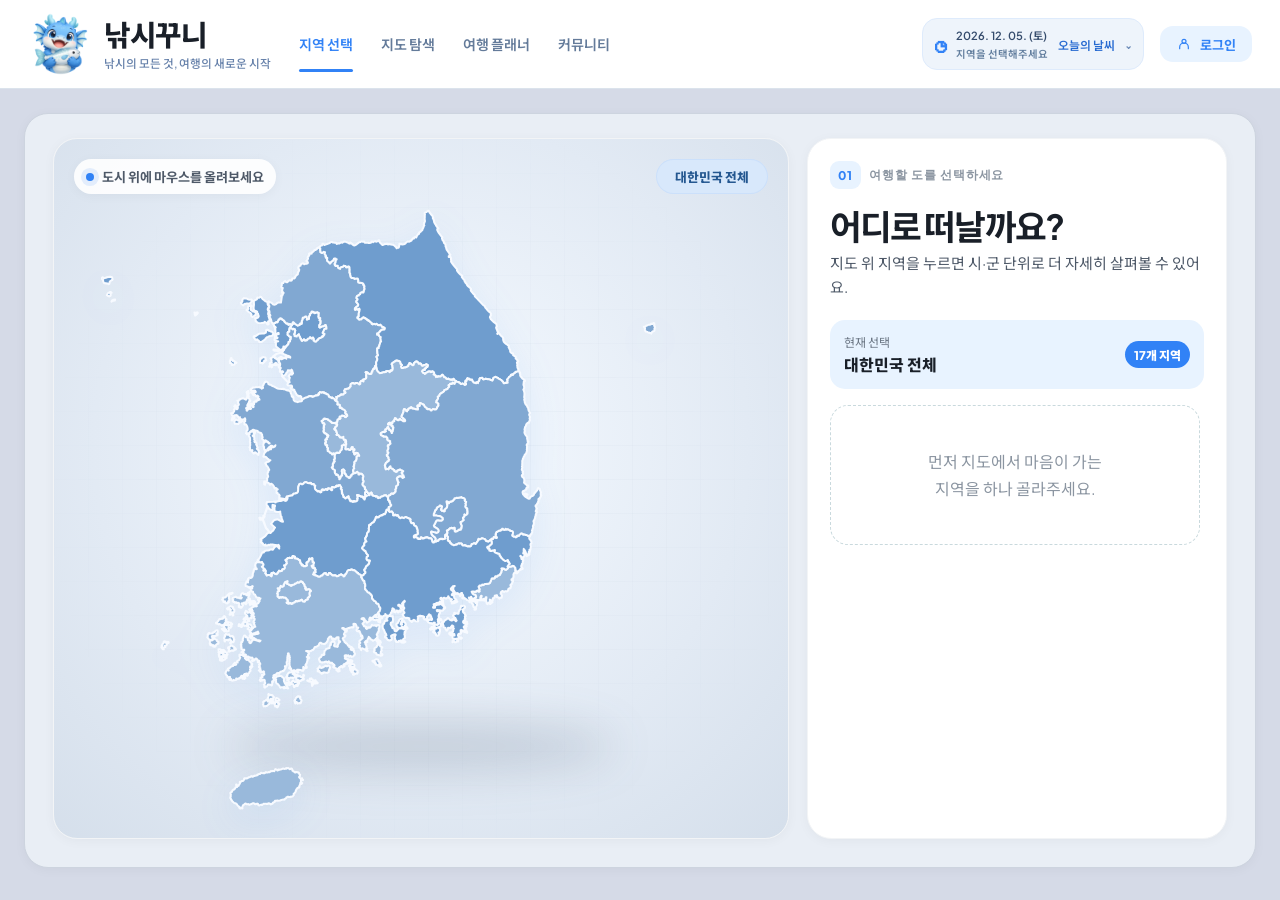
<file: index.html>
<!doctype html>
<html lang="ko">
  <head>
    <meta charset="UTF-8" />
    <meta name="viewport" content="width=device-width, initial-scale=1.0" />
    <meta name="description" content="낚시꾸니에서 대한민국 지역을 선택하고 낚시 여행을 시작하세요." />
    <title>낚시꾸니 | 낚시의 모든 것</title>
    <link rel="preconnect" href="https://fonts.googleapis.com" />
    <link rel="preconnect" href="https://fonts.gstatic.com" crossorigin />
    <link href="https://fonts.googleapis.com/css2?family=Plus+Jakarta+Sans:wght@400;500;600;700;800&family=Noto+Sans+KR:wght@400;500;600;700;800&display=swap" rel="stylesheet" />
    <link rel="stylesheet" href="css/main.css" />
    <script src="js/session.js" defer></script>
    <script src="js/main.js" defer></script>
  </head>
  <body class="home-page">
    <div id="app">
      <header class="site-header">
        <div class="header-inner">
          <a class="brand" href="index.html" aria-label="낚시꾸니 지역 선택 홈">
            <img class="brand-logo" src="img/icons/03-낚시꾸니.png" alt="" />
            <span class="header-title">
              <span class="brand-name">낚시꾸니</span>
              <span class="tagline">낚시의 모든 것, 여행의 새로운 시작</span>
            </span>
          </a>

          <nav class="main-nav" aria-label="주요 메뉴">
            <a class="nav-link active" href="index.html" aria-current="page">지역 선택</a>
            <a class="nav-link" href="map.html">지도 탐색</a>
            <a class="nav-link" href="travel.html">여행 플래너</a>
            <a class="nav-link" href="community.html">커뮤니티</a>
          </nav>

          <div class="header-actions">
            <button class="weather-chip home-weather-chip" id="weather-open" type="button" aria-haspopup="dialog" aria-controls="weather-dialog" aria-label="오늘의 날짜와 시간별 날씨 보기">
              <span class="weather-icon" id="weather-icon" aria-hidden="true">☼</span>
              <span class="home-weather-label">
                <time id="weather-date"></time>
                <span class="weather-note" id="weather-location">지역을 선택해주세요</span>
              </span>
              <span class="weather-text" id="weather-current">오늘의 날씨</span>
              <span class="weather-chevron" aria-hidden="true">⌄</span>
            </button>
            <a class="login-link" href="login.html">
              <svg viewBox="0 0 24 24" width="16" height="16" aria-hidden="true" fill="none" stroke="currentColor" stroke-width="1.8" stroke-linecap="round" stroke-linejoin="round"><circle cx="12" cy="8" r="3"/><path d="M5.5 19v-2a6.5 6.5 0 0 1 13 0v2"/></svg>
              <span class="login-link-text">로그인</span>
            </a>
          </div>
        </div>
      </header>

      <div class="app-shell" id="region-page">
        <main class="main-stage">
          <section class="explorer" aria-label="대한민국 지역 탐색">
            <article class="map-card">
              <div class="map-head">
                <div class="map-instruction"><span class="pulse-dot"></span>도시 위에 마우스를 올려보세요</div>
                <button class="map-reset" id="map-reset" type="button" title="클릭하면 선택을 초기화합니다" aria-live="polite">대한민국 전체</button>
              </div>
              <div class="map-wrap">
                <!-- SGIS 기반 공개 행정경계 SVG: https://github.com/swcho/korea-maps -->
                <svg id="korea-map" role="group" aria-label="대한민국 시도 선택 지도" xmlns="http://www.w3.org/2000/svg" version="1.2" baseProfile="tiny" width="800" height="759" viewBox="0 0 800 759" stroke-linecap="round" stroke-linejoin="round">
                <g id="전국_시도_경계">
                <path d="M 251.02 163.85 250.84 163.54 250.18 162.26 249.99 161.28 249.15 160.78 248.97 159.49 248.25 158.36 247.58 156.81 247.33 155.52 246.44 156.12 245.48 157.24 244.85 157.22 244.66 158.34 243.17 157.79 242.56 157.99 241.81 157.48 241.97 156.01 241.12 155.19 241.86 154.81 242.33 153.45 242.29 152.65 242.83 150.7 242.14 149.86 242.17 149.09 241.09 149.07 240.49 148.67 239.94 148.79 239.68 149.47 238.31 148.32 236.61 147.98 236.04 147.17 236.54 146.76 237.62 145.29 237.84 144.51 238.41 144.24 239.09 143.41 239.06 143.01 239.89 142.51 239.52 141.53 239.57 140.87 240.09 140.19 241.72 141.54 241.99 141.94 245.66 144.54 247.01 144.04 248.15 143.95 248.3 142.84 249.12 141.83 249.41 142.51 250.73 142.36 251.02 140.44 250.83 139.41 251.17 138.36 251.55 137.96 252 136.09 252.17 134.84 253.47 134.6 254.75 133.91 255.18 133.22 256.09 133.1 257.1 133.7 257.32 135.18 257.76 136.41 257.33 136.9 259.26 136.45 260.06 135.99 259.92 133.21 260.52 132.12 261.17 131.76 261.05 130.13 261.49 129.61 262.33 129.28 263 127.64 263.53 127.02 265.05 127.33 265.39 128.36 266.56 127.89 267.17 128.06 267.51 129.03 268.37 128.58 268.79 127.95 269.42 128.12 270.73 127.79 271.17 128.58 272.36 128.77 272.4 129.25 271.91 130.13 272.32 131.32 271.82 132.87 272.11 133.76 272.18 134.91 273.49 134.81 274.02 135.27 274.04 136.73 273.42 137.3 273.2 138.08 274.53 138.46 274.73 140.44 274.29 141.06 274.6 141.7 274.18 142.06 273.72 143.37 273.11 143.75 272.86 144.37 273.19 145.02 272.85 146.45 273.26 147.09 274.63 146.67 275.87 145.76 276.86 145.45 278.1 145.45 280.06 144 280.98 143.83 281.73 146.49 281.81 148.51 279.65 148.69 278.59 150.25 278.55 150.88 277.09 153.72 277.7 154.43 278.24 154.29 279.44 154.88 278.99 156.41 278.03 157.1 277.86 158.04 277.46 158.49 276.29 158.39 276.28 159.25 275.6 159.22 274.59 160.1 273.14 160.1 272.58 160.86 271.95 160.96 271.31 162.48 269.76 163.45 269.3 164.44 267.52 164.68 266.85 164.42 266.17 163.44 265.56 163.26 265.86 162.41 265.74 161.03 264.96 159.62 264.56 160.62 263.25 161.06 262.62 160.66 261.97 159.36 261.38 159.34 261.31 160.09 260.26 160.67 258.86 161.1 258.41 161.78 257.72 162.22 257.66 162.98 255.06 163.66 254.68 162.83 253.76 161.77 252.92 162.85 252.09 163.18 251.67 163.9 251.02 163.85 Z" id="서울특별시"/>
                <path d="M 469.4 490.68 469.56 490.38 468.31 489.72 468.93 489.42 470.36 489.45 470.77 490.07 469.4 490.68 Z M 469.34 490.8 469.82 491.8 469.98 493.21 469.74 494.29 469.15 495.2 468.18 497.55 468.88 498.02 468.51 499.42 466.88 499.8 466.78 498.92 467.31 497.48 466.88 496.72 465.77 496.37 465.4 495.83 465.94 495.18 465.09 494.75 465.56 494.19 465.58 493.55 464.81 492.52 464.14 492.49 463.73 491.71 463.14 491.72 463.11 490.58 463.44 490.13 467.8 489.19 467.79 488.32 465.42 488.35 465.41 487.61 466.21 487.59 467.1 487.14 467.35 486.62 468.09 487.1 468.13 489.74 467.84 491 468.52 491.61 469.36 491.21 469.34 490.8 Z M 482.24 491.91 482.03 491.53 481.16 487.55 481.68 485.61 481.79 484.23 480.93 484.06 480.8 485.19 480.33 486.93 479.18 488.64 478.69 488.06 479.06 487.18 478.85 486.08 477.35 486.51 476.83 486.98 476.72 488.01 474.92 488.04 474.9 487.03 475.33 485.36 475.47 483.53 476.02 482.62 475.1 482.32 474.2 484.06 474.05 486.49 473.55 487.59 473.63 488 472.07 487.82 471.84 487.49 468.34 487.5 468.09 486.82 467.73 486.83 466.86 485.99 466.55 485.55 466.42 485.66 466.41 485.69 466.41 485.71 466.42 485.63 466.72 485 468.1 484.93 468.79 484.39 468.92 483.39 468.12 482.62 468.31 481.91 467.76 481.09 465.76 480.75 464.24 479.49 464.19 478.84 463.25 477.4 464.63 476.93 465.77 476.95 467.09 477.56 468.05 477.06 468.83 477.21 469.2 476.28 470.72 475.78 471.59 475.83 472.11 476.29 471.81 477.08 473.13 476.94 472.62 476.15 472.54 475.43 473.08 475.28 473.15 473.72 472.57 473.08 472.54 472.37 471.86 471.15 472.82 469.97 473.61 469.35 474.83 469.5 476.13 468.99 476.59 468.19 477.47 469.02 478.49 468.51 479.67 467.49 480.66 467.76 483.4 467.44 484.69 467.07 485.83 466.47 486.33 465.9 487.73 462.4 488.32 460.71 489.86 460.49 491.02 460.76 491.81 460.48 492.47 459.62 492.27 459.21 492.93 457.99 494.29 458.01 494.68 458.49 496.57 456.72 497.27 456.7 499.03 455.75 498.99 454.76 499.71 453.95 500.51 452.51 500.28 451.88 500.88 450.44 501.34 450.2 501.29 449.35 500.43 448.4 501.01 448.01 503.02 448.22 504.42 448.86 504.62 449.22 505.94 449.9 506.37 449.88 507.21 448.93 508.07 448.55 508.66 447.81 508.69 446.5 508.04 445.67 508.88 444.87 509.66 445.59 510.87 446.05 512.18 445.73 512.77 445.84 513.31 445.27 514.05 445.47 514.73 444.9 515.37 445.25 515.91 445.04 518.1 447.81 517.93 449.07 518.44 449.82 517.87 451.12 519.26 451.72 520.22 451.81 520.74 452.65 520.5 453.86 520.13 454.26 519.04 454.25 518.88 453.59 518.01 453.17 516.62 453.87 515.93 454.73 515.49 456.15 515.85 458.01 515.46 458.48 515.7 459.04 515.3 459.59 515.03 460.82 514.19 460.71 513.92 461.85 513.1 461.77 513.17 462.75 513.96 462.47 515.01 462.5 515.02 464.45 514.14 464.59 513.98 465.43 514.21 466.37 513.79 466.68 513.59 467.79 512.64 467.9 511.66 469.03 512.59 470.16 512.62 470.97 512.04 471.3 511.88 472.81 510.87 472.61 510.39 473.18 509.23 473.75 508.99 474.21 508.91 475.64 508.37 476.27 507.24 477.06 505.89 476.51 504.18 476.91 503.99 477.53 502.83 477.19 502.36 476.25 501.46 476.27 501.83 477.18 500.73 477.42 499.76 477.94 500.02 479.16 499.37 479.75 500.34 480.07 500.79 481.47 501.34 482.22 500.79 484.84 499.48 484.4 498.07 486 497.56 485.63 496.99 484.3 495.25 484.32 494.38 483.71 494.61 482.9 495.08 482.51 494.99 481.77 494.11 481.68 493.07 482.37 492.64 482.03 492.06 482.61 492.48 483.15 491.03 485.33 489.75 485.51 489.8 486.98 489.59 488.18 488.73 488.52 489.23 489.1 489.36 490.18 488.17 491.5 487.84 490.4 488.09 490.04 487.44 488.94 487.25 487.52 486 487.18 486.23 488.31 486.3 490.02 487.02 492.08 486.71 492.63 486.01 492.53 485.52 490.78 485.09 490.53 484.28 490.97 484.55 492.13 483.8 492.01 483.21 492.88 482.24 491.91 Z" fill-rule="evenodd" id="부산광역시"/>
                <path d="M 432.6 405.17 431.29 405.68 430.92 406.24 430.32 406.34 430.06 409.73 430.49 410.22 430.01 411.19 428.82 411.28 427.21 411.82 426.62 411.14 426.01 411.64 424.84 411.1 424.41 411.55 423.26 411.44 422.23 412.57 421.55 413.75 420.96 413.31 418.86 414.75 418.46 414.36 416.38 415.4 416.1 415.89 415.01 415.63 414.89 415.3 416.76 414.31 418.19 412.25 418.04 410.48 417.1 409.37 414.91 407.6 413.75 406.38 413.17 405.47 412.51 403.37 412.53 402.46 413.33 401.81 416.02 402.78 417.63 402.94 419.34 403.53 420.83 403.05 421.78 401.96 421.87 400.89 421.51 399.4 419.34 397.72 416.92 396.3 416.03 394.69 416.99 392.86 417.52 392.25 417.93 391.03 418.75 389.27 420.17 387.85 422.43 387.84 422.43 388.29 425.75 388.27 427.11 386.93 427.12 386.88 426.91 384.92 425.95 384.45 425.51 383.78 423.4 382.67 422.8 382.5 419.93 382.17 419.57 382.01 416.55 381.99 415.92 381.89 415.98 380.12 416.43 379.31 416.69 378.28 417.62 375.87 417.6 375.38 418.51 375.26 419.54 373.46 419.71 372.41 420.32 372.19 420.47 371.47 422.17 370.83 422.42 370.45 423.59 370.25 423.73 369.35 424.8 369.95 425.5 370.01 426.24 370.53 426.22 371.39 425.9 372.09 425.86 373.29 425.04 374.11 425.32 375.26 426.17 376.05 426.53 375.72 427.2 376.05 428.04 375.77 428.54 376.75 429.47 376.75 429.56 374.95 430.06 373.87 431.42 372.94 432.21 371.96 432.82 369.9 432.52 368.24 432.76 367.16 432.26 366.6 431.87 364.85 432 364.13 432.6 364.23 433.74 364.93 434.04 366.04 434.83 366.8 435.16 365.29 436.09 365.11 437 364.36 438.16 364.49 439.26 363.98 439.24 363.64 440.35 363.27 441.16 361.83 441.77 361.18 441.95 360.42 443.43 360.31 444.56 359.83 445.72 360.26 446.07 359.96 447.19 359.85 447.78 359.41 448.67 359.4 450.7 358.97 450.84 359.39 451.7 359.8 452.99 360 454.17 360.66 455.14 362.12 454.72 363.18 455.53 364.25 456.45 364.88 456.11 366.67 455.66 367.05 456.26 368.87 455.79 369.77 455.57 371.07 456.16 372.14 457.57 372.85 458.09 373.97 457.73 374.43 457.89 375.57 458.3 376.64 457.88 377.96 458.31 378.45 457.98 379.03 458.17 379.6 457.64 379.95 457.15 380.81 455.81 381.67 455.41 381.66 454.34 380.8 454.51 382.35 454.23 383.22 452.49 385.13 452.54 385.81 453.09 386.37 453.52 387.84 452.7 388.2 451.29 389.59 449.61 390.19 449.51 391.04 450.16 392.44 450.09 393.17 450.64 393.75 451.07 394.71 450.94 396.59 450.46 397.07 450.66 398.36 449.79 399.1 449.81 399.67 448.89 399.71 448.43 400.04 447.59 399.83 446.82 400.2 445.66 401.55 444.77 401.89 443.94 401.76 442.7 402.32 442.03 401.36 442.22 399.94 441.55 399.29 442.07 398.63 441.98 397.63 441.26 397.35 440.72 397.67 439.77 397.63 439.26 398.4 438.22 397.43 437.24 398 436.32 397.83 436.04 398.69 435.07 399.16 434.15 400.13 432.94 400.55 432.34 401.07 433.03 402.37 432.81 403.29 433.19 403.64 432.6 405.17 Z" id="대구광역시"/>
                <path d="M 204.41 189.83 204.41 189.81 204.36 189.68 204.41 189.83 Z M 163.14 185.27 163.52 187.25 164.25 187.25 163.99 188.21 164.46 188.82 165.06 188.1 166.34 188.88 166.69 190.13 167.57 189.89 169.43 190.85 169.42 191.12 167.6 191.81 166.93 192.28 167.01 193.23 164.97 193.57 164.04 194 163.42 193.65 163.92 193.06 163.41 192.01 161.82 191.02 161.12 191.36 161.4 189.93 161.04 189.85 161.2 188.4 161.72 187.89 161.86 186.96 162.53 186.17 162.28 185.32 163.14 185.27 Z M 204.36 189.68 204.41 189.81 204.41 189.83 203.1 190.4 202.83 191.28 201.92 191.97 201.1 191.47 199.19 191.46 198.74 190.93 198.73 188.3 199.32 186.66 199.09 185.51 200.49 185.86 201.09 185.4 201.37 184.26 202.67 184.17 203.02 183.84 204.33 184.56 205.04 184.3 205.77 185.06 205.73 185.7 206.08 187.18 206.53 187.88 205.98 188.39 205.53 187.67 204.88 188.29 204.12 188.19 203.89 188.71 204.36 189.68 Z M 197.66 165.07 197.57 164.14 197.16 163.34 196.21 162.84 195.08 161.7 193.96 162.46 193.45 162.58 192.37 161.94 192.3 160.68 191.18 159.82 191.16 159.79 190.84 159.28 190.83 158.41 191.32 157.82 191.9 157.7 192.87 158.03 197.25 155 197.81 154.68 201.48 154.35 203.55 154.52 204.04 154.4 206.09 153.29 206.38 150.78 206.68 150.12 208.07 149.71 209.23 150.21 209.48 150.97 210.26 151.03 211.9 152.01 212.68 151.95 213.87 152.48 214.33 153.38 215.18 153.98 215.78 155.68 214.44 156.61 213.77 157.31 211.87 157.75 210.03 158 208.65 158.69 207.39 159.11 205.81 160.65 204.92 162.03 200.34 165.2 198.6 164.96 197.66 165.07 Z M 231.48 141.74 231.61 141.94 232.66 142.11 233.14 141.8 233.73 142.12 234.24 143.44 234.92 143.56 235.17 142.87 236.24 142.48 236.82 142.92 237.81 143.09 238.36 142.86 239.09 143.41 238.41 144.24 237.84 144.51 237.62 145.29 236.54 146.76 236.04 147.17 235.43 149.26 235.42 149.45 235.38 152.34 233.73 152.57 233.29 153.42 233.51 154.38 233.29 155.4 233.35 156.44 234.18 156.66 235.18 157.84 236.12 158.56 237.27 158.56 237.44 159.38 237.24 160.6 237.34 161.42 236.76 161.49 236.27 162.64 236.46 163.43 236.23 164.67 235.07 164.89 234.47 165.32 234.59 166.03 234.29 166.91 233.45 168.09 231.48 170.31 230.45 171.02 228 170.76 228.22 171.87 225.93 174.88 224.91 174.83 224.45 175.82 223.5 176.2 222.35 176.05 221.96 176.35 220.01 176.36 218.99 176.11 216.94 176.12 217.09 175.58 215.63 175.58 215.63 174.52 219.81 174.77 219.81 175.55 222.14 175.56 222.89 175.23 223.51 174.43 219.34 171.17 218.65 170.09 218.67 166.07 217.71 165.73 218.49 164.61 221.22 164.62 221.47 164.21 218.91 164.19 219.14 163.06 218.49 162.64 217.74 163.01 216.99 163.01 216.89 161.48 217.15 161 218 160.47 217.18 159.43 218.18 159.37 220.31 160.37 220.6 159.81 219.23 159.13 219.38 158.62 219.04 157.66 218.44 157.88 218.76 158.77 218.07 159.24 217.12 158.53 217.76 157.01 218.38 156.4 221.69 155.1 222.1 155.15 222.05 153.95 221.1 153.94 221.09 154.47 220.2 155.04 218.2 155.07 218.23 152.89 218.03 152.6 218.04 149.9 217.67 149.9 217.4 147.79 218.49 147.13 217.91 146.01 216.94 146.08 216.32 145.28 216.56 144.84 215.06 142.27 216.75 141.76 218.44 140.66 218.88 140.07 220.4 140.37 220.9 139.84 221.39 138.29 221.88 137.9 221.95 137.04 223.1 136.74 223.54 135.6 224.19 135.51 225.83 136.09 226.91 137.29 228.24 137.98 229.35 139.18 229.75 140.12 230.37 140.27 230.61 140.88 231.48 141.74 Z M 120.18 128.42 120.81 128.38 121.01 129.03 120.27 129.79 119.91 130.55 118.39 131.77 117.72 132.05 117.13 130.6 117.6 130.37 117.49 129.48 116.88 128.91 116.8 128.27 118.37 128.72 119.95 128.11 120.18 128.42 Z M 188.4 120.16 187.76 120.85 187.15 122.4 187 123.32 187.09 124.55 187.6 125.28 188.18 125.48 188.9 126.36 189.76 126.93 192.47 127.43 192.56 127.99 193.26 128.32 193.68 128.99 193.28 130.91 192.8 131.59 191.74 132.03 191.19 132.72 189.18 133.92 188.14 133.03 187.7 132.14 188.05 131.73 188.17 130.67 187.66 130.2 187.1 129.03 186.65 128.6 183.83 127.15 183.31 126.21 181.93 125.22 182.03 124.77 183.11 125.25 183.63 124.74 183.97 123.06 183.79 122.54 183.95 120.61 184.33 120.33 185.49 120.2 187.06 119.32 187.79 119.43 188.4 120.16 Z M 17.63 112.15 17.2 113.36 15.99 113.46 15.55 113.15 14.54 113.48 13.09 114.68 13.96 113.04 15.56 112.21 17.63 112.15 Z M 181.59 110.55 184.58 112.16 186.7 112.45 188.27 111.94 188.89 113.18 188.62 114.25 188.1 114.54 186.84 116.36 184.34 117.57 183.06 117.01 182.13 116.94 180.84 117.55 179.73 117.37 179.01 117.77 177.82 119.35 177.12 119.02 175.06 116.95 174.82 116.29 176.04 115.6 176.59 114.61 176.78 113.76 176.35 113.18 176.91 112.57 176.84 111.9 178.76 110.23 179.45 110.61 181.59 110.55 Z M 200.48 109.49 202.3 111.74 203.63 112.65 205.79 114.36 207.49 115.05 207.88 115.41 208.07 116.48 208.51 117.04 208.36 118.18 209 119.26 209.97 120.27 209.78 121.32 209.02 122.3 208.55 123.33 208.41 124.63 208.86 125.7 209.79 126.54 209.37 127.03 208.84 129.72 209 130.75 209.48 131.28 210.43 131.55 210.52 132.21 209.79 132.41 209.38 133.2 209.87 134.08 210.03 135.17 210.4 135.71 210.76 137.56 211.29 137.24 211.69 137.96 210.78 138.25 210.64 138.7 209.1 139.13 208.5 140.55 209.41 141.05 208.87 141.44 209.67 142.54 208.76 143.33 208.01 143.12 207.21 141.86 208.34 141.48 205.73 140.56 204.63 139.83 204.48 140.69 202.05 141.44 201.04 141.27 200.08 141.53 196.41 141.3 195.4 140.69 194.33 139.76 194.14 139.27 193.13 138.75 193.44 137.76 193.14 136.37 192.61 135.29 193.38 135.4 194.87 134.8 195.36 134.99 196.26 134.54 197.17 133.26 197.05 132.25 196.59 131.2 196.35 129.92 195.06 128.66 194.71 128.02 195.15 127.37 194.43 126.66 191.14 125.64 190.87 124.16 190.78 121.88 191.22 118.63 191.12 115.63 190.81 113.87 191.43 113.67 192.79 112.67 194.36 112.17 194.88 111.67 195.41 109.62 196.78 109.8 198.01 109.71 199.17 108.52 200.17 108.81 200.48 109.49 Z M 11.04 102.72 12.22 102.75 13.23 103.6 12.27 103.91 11.6 104.92 12.26 106.25 12 107.1 10.31 108.31 9.55 107.69 8.43 107.43 7.84 106.59 7.35 106.69 8.71 104.03 9.67 103.61 11.04 102.72 Z M 9.34 83.99 11.27 83.6 12.75 83.78 13.98 84.45 14.04 85.48 14.57 86.69 13.92 86.85 13.96 87.75 13.16 87.82 12.08 88.79 11.45 89.02 10.87 89.91 10.98 90.62 10.3 91.69 10.5 92.32 9.51 92.83 8.46 91.94 7.29 92.13 6.6 91.75 5.99 91.94 5.42 91.58 4.63 91.8 3.61 91.33 2.76 89.21 2.51 87.39 1 86.37 1.11 85.02 2.16 84.14 3.95 85.44 4.76 85.27 5.47 84.74 6.25 84.79 7.22 84.37 7.55 83.86 8.39 84.11 9.34 83.99 Z" fill-rule="evenodd" id="인천광역시"/>
                <path d="M 233.31 464.33 233.01 465.58 232.21 467 232.94 467.44 234.58 467.93 235.33 468.71 236.28 468.87 236.89 469.42 237.92 469.22 238.03 469.64 239.2 468.76 241.65 468.05 242.45 467.09 242.88 467.26 244.36 466.47 244.62 465.9 245.31 465.81 245.99 465.29 247.21 465.84 248.79 464.8 249.39 464.2 250.43 464.21 251.15 464.88 252.3 465.24 252.59 465.8 252.45 466.52 254.13 468.02 254.61 468.87 254.43 470 255.57 471.59 256.15 471.81 255.36 473.22 256.43 474.88 257.09 474.19 258.09 474.49 258.21 474.07 259.26 474.16 260.04 473.84 260.83 474.34 261.87 475.71 262.46 476.03 262.39 476.82 261.31 476.97 261.27 477.98 260.9 478.38 260.82 480.04 260.99 481.48 261.34 482.26 260.51 483.09 259.98 484.16 258.76 484.73 258.44 485.27 258.71 486.54 258.57 486.92 256.17 487.54 255.27 488.47 255.23 489.01 254.5 489.77 252.3 489.58 251.59 488.48 251.43 487.71 250.97 487.19 249.84 487.77 249.28 488.51 248.07 488.69 247.71 489.07 246.97 488.56 245.41 489.55 244.69 489.41 244.21 488.91 243.59 488.99 243.33 489.61 242.77 489.83 242.23 490.77 240.35 491.18 239.74 491.5 239.39 492.42 237.66 492.53 237.4 491.73 236.69 491.32 235.17 492.31 233.76 492.29 233.71 491.43 233.31 490.85 232.25 491.34 231.95 490.72 232.39 490.29 233.53 490.32 234.02 490.05 233.29 488.86 233.39 488.31 232.97 487.16 232.07 487.01 231.61 486.01 231.03 485.35 230.1 484.77 228.14 484.71 227.73 484.4 226.95 484.56 226.59 484.08 225.52 484.84 224.83 484.31 224.07 484.28 223.29 485.18 222.5 485.21 222.47 484.29 221.83 483.8 221.11 484 220.51 483.01 220.89 480.75 220.72 479.76 220.07 479.75 220.76 478.51 220.82 476.97 221.17 476.64 222.72 476.21 222.89 475.76 221.81 474.74 220.77 473.06 222.44 473.05 222.9 472.84 223.47 473.29 223.51 471.86 224.63 469.96 226.37 471.03 227.3 470.39 228.1 470.37 228.44 469.49 228.35 468.4 229.41 466.95 229.53 466.06 230.33 464.95 230.87 465.07 231.73 464.4 232.96 464.02 233.31 464.33 Z" id="광주광역시"/>
                <path d="M 315.84 329.18 315.55 329.8 314.2 330.33 314.08 330.83 313.02 331.34 313.2 332.41 312.23 332.64 311.54 333.51 311.74 334.27 310.37 335.15 309.24 334.62 308.77 333.7 307.66 333.43 306.38 332.64 306.68 332 306 331.32 305.52 329.88 304.08 329.7 304.47 328.49 303.99 327.17 304.43 326 303 324.55 301.36 325.04 301.05 325.82 301.03 326.98 301.49 327.3 301.6 328.39 301.06 330.89 301.49 331.8 300.95 332.49 300.23 332.78 299.55 333.84 299.66 334.65 299.02 335.32 298.27 336.7 297.84 336.61 297.84 334.96 298.06 334.31 296.98 333.97 296.72 332.62 296 331.45 295.02 330.79 294.43 331.45 293.67 331.22 293.45 330.29 292.39 329.02 292.05 327.2 292.59 326.13 292.32 325.43 290.45 324.13 289.72 323.89 288.37 321.83 288.87 321.21 289.78 320.98 289.69 318.15 289.85 316.83 290.56 316.65 290.75 316.14 290.52 315.34 291.27 314.66 292.01 314.41 291.88 313.83 291.12 312.66 291.12 312.12 291.86 311.58 292.24 310.26 291.91 308.62 291.99 306.97 292.37 304.77 293.37 304.56 293.97 303.59 295.59 303.39 296.23 303.96 297.3 303.75 298.94 302.53 298.87 301.87 299.38 300.67 300.33 300.2 300.91 299.09 300.68 298.06 301.49 296.57 300.84 295.2 301.1 294.42 301.98 294.63 303.73 292.97 305.1 294.15 305.86 295.01 305.99 296.24 305.52 298.68 305.76 299.08 307.34 299.25 308.58 298.96 309.52 299.02 310.25 299.74 311.25 300.02 312.5 299.06 312.63 297.91 313.34 296.67 314.01 296.28 314.95 296.53 314.17 298.75 314.68 299.38 315.74 299.45 316.74 299.06 317.06 300 315.95 301.13 315.55 302.34 316.33 304.13 316.84 305.62 317.9 305.39 318.29 303.72 318.8 304.05 319.44 303.62 319.95 304.16 321.09 303.97 321.45 305.15 322.26 305.83 322.82 307.48 321.04 307.2 319.53 308.57 319.64 310.95 318.83 313.67 317.56 314.43 316.82 315.09 316.77 316.08 317 317.08 316.11 319 316.56 319.84 316.24 320.55 315.73 320.72 316.54 322.99 315.63 324.22 315.11 325.97 315.55 326.51 315.29 327.32 315.81 328.3 315.84 329.18 Z" id="대전광역시"/>
                <path d="M 536.26 408.01 535.35 408.91 535.31 410.58 535.72 411.73 537.23 413.1 537.2 413.76 537.71 414.02 538.05 415.13 537.89 415.89 538.11 416.87 536.87 417.78 536.81 418.9 537.45 420.73 536.75 423.88 536.9 424.6 535.35 424.94 535.53 425.81 536.18 425.78 536.17 427.27 534.77 427.34 534.65 428.16 535.79 427.9 535.83 428.73 534.99 428.96 534.59 429.56 535.48 429.78 535.58 430.63 534.75 431.58 534.26 430.97 532.84 431.7 532.93 432.28 532.17 432.91 531.6 432.11 531.57 430.71 532.02 429.88 531.42 428.99 530.57 428.81 530.7 427.34 529.64 425.27 528.32 423.78 528.46 425.09 528.19 426.6 529.41 426.73 529.63 428.74 528.83 428.66 527.67 428.89 527.82 429.35 528.72 429.03 529.84 430.72 529.48 431.09 529.33 432.32 528.22 433.39 528.17 434.23 527.64 435.35 526.03 434.7 525.55 433.45 524.26 432.51 524.01 432.78 525.21 434.01 525.53 436.22 526.65 436.25 526.55 436.95 527.26 437.13 527.44 437.73 528 437.96 527.19 439.41 527.08 441.95 526.11 442.53 526.31 443.71 525.3 444.32 525.45 444.93 525.19 446.35 526.35 446.77 526.36 447.51 526.94 447.73 527.19 448.46 526.81 448.99 525.79 449.11 525.38 449.49 524.71 448.89 523.93 449.21 523.81 450.13 522.99 450.16 522.02 451.41 521.65 452.54 520.74 452.65 520.22 451.81 519.26 451.72 517.87 451.12 518.44 449.82 517.93 449.07 518.1 447.81 515.91 445.04 515.37 445.25 514.73 444.9 514.05 445.47 513.31 445.27 512.77 445.84 512.18 445.73 510.87 446.05 509.66 445.59 508.88 444.87 509.06 444.2 509.73 443.25 510.84 442.19 509.83 440.44 508.68 439.85 508.89 438.75 508.29 437.82 507.57 438.36 506.2 438.77 504.95 438.83 502.2 436.99 501.61 436.11 499.74 434.58 499.67 433.66 499.21 432.91 498.33 432.38 497.97 430.23 497.5 429.89 496.13 429.81 495.67 429.34 494.91 429.19 492.85 428.31 491.82 427.66 491.74 426.29 492.24 425.91 492.12 425.21 489.52 426.15 488.94 425.96 488.16 426.38 486.89 426.42 486.34 425.71 485.34 425.92 485.64 423.99 484.61 422.64 483.67 423.38 482.75 422.06 482.62 421.48 483.29 421.03 485.3 420.39 486.64 418.67 487.87 418.15 488.29 417.11 488.48 415.91 488.25 415.5 488.27 414.05 487.55 413.67 486.57 413.7 485.97 413.14 486.81 412.33 487.68 411.82 487.99 411.07 488.63 410.88 489.64 411.46 490.5 410.22 490.88 408.89 493.42 409.56 494.13 410.24 494.72 409.83 494.59 409.03 493.23 407.71 493.22 405.72 493.77 405.14 493.4 404.45 494.2 402.98 494.85 402.32 497.1 401.07 498.5 400.77 499.46 400.78 499.8 399.97 500.57 400.23 501.16 399.37 501.35 398.56 502.01 398.47 503.11 399.18 503.51 399.81 504.99 399.79 505.54 399.44 505.9 398.54 506.67 399.14 507.65 399.56 508.55 398.85 510.73 400.41 511.56 400.55 511.83 401.17 514.41 401.57 515.08 402.88 514.8 405.48 514.25 406.3 514.35 407.12 514.86 407.88 515.97 408.38 516.56 408.1 517.46 408.27 518.49 409.19 519.59 408.74 519.88 407.48 520.62 407 521.52 407.34 522.5 407.2 523.19 405.68 523.85 405.68 524.77 404.67 525.33 404.33 526.43 404.39 527.4 405.28 527.52 405.67 528.55 405.38 530.69 405.89 530.97 406.44 531.85 406.33 533.84 407.43 534.33 407.27 536.26 408.01 Z" id="울산광역시"/>
                <path d="M 292.81 266.67 293.57 267.16 294.78 267.39 295.29 267.87 295 269.86 293.98 270.96 293.18 271.05 292.89 272.05 291.72 273.69 292.09 274.51 293.17 274.11 293.54 275.73 294.01 275.84 294.43 276.81 294.52 278.12 295.13 278.91 294.95 280.38 294.4 280.89 294.86 281.49 296.8 281.43 297.37 282.43 298.48 283.34 298.53 284.32 299.65 284.1 300.08 284.41 301.14 284.41 302.99 283.64 302.92 284.59 303.15 286.13 303.66 286.4 303.8 287.32 304.68 287.48 305.74 287.32 306.09 287.86 306.49 289.74 305.7 289.74 305.27 290.17 305.99 290.68 306.54 291.66 306.41 292.99 306.58 293.67 305.1 294.15 303.73 292.97 301.98 294.63 301.1 294.42 300.84 295.2 301.49 296.57 300.68 298.06 300.91 299.09 300.33 300.2 299.38 300.67 298.87 301.87 298.94 302.53 297.3 303.75 296.23 303.96 295.59 303.39 293.97 303.59 293.37 304.56 292.37 304.77 291.65 304.86 290.52 304.41 289.88 304.64 289.59 305.68 288.87 305.85 288.01 304.38 286.07 303.7 285.14 302.11 283.28 301.4 283.38 299.99 283.05 299.56 283.76 298.58 283.6 297.8 282.72 297.3 282.18 295.79 282.67 295.07 282.65 294.4 281.94 293.98 280.67 293.98 280.27 293.31 280.75 292.62 279.91 291.7 280.36 290.81 281.29 290 280.26 288.33 280.4 287.13 280.9 286.69 282.36 286.61 281.72 285.74 282.58 284.01 283.62 283.65 283.69 282.93 284.14 282.2 283.33 281.57 282.5 281.8 281.85 280.05 280.88 279.58 280.25 279.78 279.52 278.79 278.34 278.22 278.4 277.05 277.81 276.61 278.22 275.84 278.63 274.29 278.12 273.11 278.28 271.85 278.93 271.4 278.3 270.27 278.72 269.06 279.34 268.31 278.97 267.02 278.51 266.56 277.09 266.85 276.24 264.63 275.51 263.92 277.48 262.67 278.02 261.41 278.63 261.55 278.87 260.81 280.15 260.9 280.41 261.39 281.63 261.25 283.69 261.75 283.88 262.47 285.13 263.14 285.97 263.19 285.96 263.75 286.52 264.23 287.38 264.34 288.41 265.94 289.02 265.78 289.69 266.29 290.58 266.45 291.5 266.03 291.85 266.5 292.81 266.67 Z" id="세종특별자치시"/>
                <path d="M 211.12 195.04 210.48 196.06 210 195.95 210.66 194.88 211.12 195.04 Z M 232.88 218.42 233.63 216.9 234.45 216.02 226.65 208.29 226.32 208.03 226.56 207.17 226.22 205.72 225.59 204.51 226.71 202.89 227.7 202.6 227.33 201.91 226.34 201.46 224.95 202.06 224.43 201.95 223.65 202.34 223.64 201.61 224 200.99 223.67 200.43 223.91 199.23 224.74 197.63 224.44 197.13 223.73 197.34 223.04 197.11 223.99 193.61 223.89 191.97 222.7 190.09 222.5 187.95 223.36 186.72 223.23 186.05 222.37 185.13 223.77 184.54 224.16 183.94 225.68 183.83 226.7 184.82 226.47 185.42 225.49 186 225.6 186.77 226.36 186.5 226.9 185.96 227.45 185.98 227.89 185.07 228.47 185.38 229.95 184.84 231.71 185.94 231.01 184.53 230.93 183.64 231.95 183.26 232.5 183.34 234.25 184.15 235.5 184.14 236.53 184.73 236.57 183.83 235.92 183.3 233.41 182.37 232.8 182.4 232.09 181.87 230.41 181.08 229.16 180.76 227.68 179.62 226.36 179.48 225.88 179.17 225.35 178.19 219.06 180.31 217.74 181.17 215.58 182.72 215.01 183.08 215.84 183.34 216.22 183.45 218.49 184.96 216.24 183.48 215.92 184.02 217.22 185.2 218.7 185.92 220.06 187.09 220.27 186.53 221.5 185.96 222.14 186.43 222.11 187.16 221.46 188.16 221.54 188.91 222.07 190.28 223.1 191.79 223.37 192.51 223.39 194.64 223.06 196.22 222.44 197.14 221.93 196.15 222 195.13 222.49 194.44 221.46 193.65 220.24 193.29 219.92 192.23 218.55 191.24 218.45 191.68 217.61 191.73 217.72 192.61 218.58 193.29 218.8 194.27 217.86 194.22 217.37 193.48 216.8 193.93 216.13 193.97 215.88 193.05 214.74 193.08 214.33 194.49 213.95 194.95 213.95 195.98 213.12 196.81 212.96 196.11 212.2 195.33 211.21 195.03 211.15 193.78 212.18 193.88 212.59 193.38 212.04 192.61 210.9 192.46 211.22 191.24 212.28 191.25 213.57 190.6 213.06 190.04 213.3 188.24 212.89 187.49 212.87 186.73 211.94 185.51 213.52 185.06 214.91 183.44 214.99 183.04 215.18 182.87 218 180.85 218.63 180.32 226.95 177.51 227.56 176.8 226.94 176.46 227.25 175.48 227.83 175.52 228.88 175.13 228.61 174.64 231.98 170.28 233.5 168.65 234.46 167.3 234.59 166.03 234.47 165.32 235.07 164.89 236.23 164.67 236.46 163.43 236.27 162.64 236.76 161.49 237.34 161.42 237.24 160.6 237.44 159.38 237.27 158.56 236.12 158.56 235.18 157.84 234.18 156.66 233.35 156.44 233.29 155.4 233.51 154.38 233.29 153.42 233.73 152.57 235.38 152.34 235.42 149.45 235.43 149.26 236.04 147.17 236.61 147.98 238.31 148.32 239.68 149.47 239.94 148.79 240.49 148.67 241.09 149.07 242.17 149.09 242.14 149.86 242.83 150.7 242.29 152.65 242.33 153.45 241.86 154.81 241.12 155.19 241.97 156.01 241.81 157.48 242.56 157.99 243.17 157.79 244.66 158.34 244.85 157.22 245.48 157.24 246.44 156.12 247.33 155.52 247.58 156.81 248.25 158.36 248.97 159.49 249.15 160.78 249.99 161.28 250.18 162.26 250.84 163.54 251.02 163.85 251.67 163.9 252.09 163.18 252.92 162.85 253.76 161.77 254.68 162.83 255.06 163.66 257.66 162.98 257.72 162.22 258.41 161.78 258.86 161.1 260.26 160.67 261.31 160.09 261.38 159.34 261.97 159.36 262.62 160.66 263.25 161.06 264.56 160.62 264.96 159.62 265.74 161.03 265.86 162.41 265.56 163.26 266.17 163.44 266.85 164.42 267.52 164.68 269.3 164.44 269.76 163.45 271.31 162.48 271.95 160.96 272.58 160.86 273.14 160.1 274.59 160.1 275.6 159.22 276.28 159.25 276.29 158.39 277.46 158.49 277.86 158.04 278.03 157.1 278.99 156.41 279.44 154.88 278.24 154.29 277.7 154.43 277.09 153.72 278.55 150.88 278.59 150.25 279.65 148.69 281.81 148.51 281.73 146.49 280.98 143.83 280.06 144 278.1 145.45 276.86 145.45 275.87 145.76 274.63 146.67 273.26 147.09 272.85 146.45 273.19 145.02 272.86 144.37 273.11 143.75 273.72 143.37 274.18 142.06 274.6 141.7 274.29 141.06 274.73 140.44 274.53 138.46 273.2 138.08 273.42 137.3 274.04 136.73 274.02 135.27 273.49 134.81 272.18 134.91 272.11 133.76 271.82 132.87 272.32 131.32 271.91 130.13 272.4 129.25 272.36 128.77 271.17 128.58 270.73 127.79 269.42 128.12 268.79 127.95 268.37 128.58 267.51 129.03 267.17 128.06 266.56 127.89 265.39 128.36 265.05 127.33 263.53 127.02 263 127.64 262.33 129.28 261.49 129.61 261.05 130.13 261.17 131.76 260.52 132.12 259.92 133.21 260.06 135.99 259.26 136.45 257.33 136.9 257.76 136.41 257.32 135.18 257.1 133.7 256.09 133.1 255.18 133.22 254.75 133.91 253.47 134.6 252.17 134.84 252 136.09 251.55 137.96 251.17 138.36 250.83 139.41 251.02 140.44 250.73 142.36 249.41 142.51 249.12 141.83 248.3 142.84 248.15 143.95 247.01 144.04 245.66 144.54 241.99 141.94 241.72 141.54 240.09 140.19 239.57 140.87 239.52 141.53 239.89 142.51 239.06 143.01 239.09 143.41 238.36 142.86 237.81 143.09 236.82 142.92 236.24 142.48 235.17 142.87 234.92 143.56 234.24 143.44 233.73 142.12 233.14 141.8 232.66 142.11 231.61 141.94 231.48 141.74 230.61 140.88 230.37 140.27 229.75 140.12 229.35 139.18 228.24 137.98 226.91 137.29 225.83 136.09 224.19 135.51 223.54 135.6 223.1 136.74 221.95 137.04 221.88 137.9 221.39 138.29 220.9 139.84 220.4 140.37 218.88 140.07 218.44 140.66 216.75 141.76 215.06 142.27 213.42 140.48 212.85 139.35 212.95 138.58 212.48 136.88 211.76 135.39 211.22 135.15 210.81 133.6 210.41 133 211.53 132.48 211.79 131.94 211.32 131.06 209.91 130.36 210.65 128.82 210.66 127.65 210.33 125.97 209.67 125.43 209.39 124.81 209.71 122.93 210.35 121.12 210.44 119.91 209.1 118.13 209.79 117.35 208.97 116.99 209.63 114.36 213.11 116.12 215.35 118.2 217.37 118.43 218.95 117.7 220.17 116.43 221.59 115.74 224.94 115.81 225.96 109.1 225.96 108.35 224.74 107.77 225.9 106.77 226.87 106.8 226.91 106.01 228.27 103.71 227.33 102.94 226.85 103.47 226.14 103.47 226.46 102.49 227.14 102.21 226.12 100.9 226.69 99.65 226.65 98.29 227.3 97.58 226.18 97.39 225.48 96.71 225.62 94.83 226.16 93.91 225.85 93.57 226.17 92.68 226.07 91.72 227.85 91.46 228.41 90.23 229.22 89.78 229.53 89.11 230.23 89 230.29 89.63 230.88 89.81 231.37 90.42 232.58 89.9 233.19 90.26 233.64 89.35 234.53 88.88 234.69 88.45 236.09 87.74 237.22 88.62 237.65 87.88 238.41 88.1 238.76 87.3 238.76 86.51 239.13 85.79 241.44 85.74 242.76 84.47 242.68 83.58 243.71 82.53 244.69 81.14 245.58 81.08 246.24 80.11 246.01 79.74 246 78.36 246.64 78.25 246.62 77.17 247.46 76.33 247.81 74.64 246.88 73.87 246.71 73.26 247.21 72.67 246.61 72.31 247.13 70.74 247.68 70.36 249.41 69.72 249.66 68.57 250.04 67.94 251.48 67.21 251.77 66.69 253.12 66.86 254 67.94 256.04 67.16 257.53 67.17 257.9 66.48 258.51 66.57 258.68 65.41 256.67 63.73 258.45 62.11 258.4 61.35 258.82 60.66 258.37 59.71 258.56 58.3 259.48 58.24 259.42 57.54 260.01 57.43 260.44 56.71 259.93 55.06 260.26 54.37 261.31 54.1 262.2 54.92 263.24 54.57 263.75 53.09 264.8 52.45 266.23 51.32 266.8 50.04 268.3 50.05 268.62 49.62 269.46 49.43 270.63 48.14 270.43 47.5 272.62 46.99 273.5 47.08 273.33 48.1 274.19 48.34 274.01 50.19 274.39 51.69 274.27 52.5 275.63 53.71 276.51 53.72 277.01 53.21 277.7 53.09 278.45 52.41 280.01 52.95 279.67 54.75 279.76 55.74 280.86 56.4 281.29 57.51 280.68 58.52 281.87 60.18 282.82 59.89 282.79 60.88 282.44 61.87 282.98 63.83 284.32 64.8 284.87 65.57 286.37 66.92 286.84 65.41 287.76 65.56 288.27 64.28 290.08 63.4 290.37 62.52 291.01 62.19 291.18 61.02 291.62 60.79 293.04 60.66 293.6 61.5 294.63 61.58 294.46 62.1 293.68 62.52 293.63 63.19 293.13 64.19 293.39 64.84 292.9 66.07 292.12 67.03 292.27 68.73 292.76 68.59 293.06 69.85 293.37 70.09 294.56 69.9 296.1 69.91 296.22 71.02 296.69 72.34 297.11 72.85 297.99 72.89 298.96 73.49 299.14 72.01 300.11 71.45 302.05 71.17 302.69 70.67 303.43 69.58 304 70.04 305.84 70.23 306.37 71.72 307.34 71.83 308.5 70.89 309.36 70.54 310.18 70.91 310.69 72.48 310.65 73.79 310.9 74.79 310.61 75.61 310.86 76.1 310.62 78.03 310.78 78.79 311.47 79.3 311.32 80.68 311.91 82.25 312.03 83.59 312.63 84.32 313.65 85.07 314.65 85.08 316.39 85.43 317.1 86.22 318.02 85.91 320.07 85.61 321.1 85.99 321.82 88.94 321.51 89.51 321.85 90.57 323.43 91.08 324.47 90.91 325.18 91.27 326.04 91.25 327.87 92.15 328.01 93.6 328.92 94.13 329.42 95.84 328.92 96.42 329.42 98.09 329.48 98.86 328.42 101.17 328.61 102.01 327.96 103.3 325.99 103.03 325.19 103.33 324.18 104.3 323.99 105.37 322.15 106.38 322.11 107.13 321.1 107.12 319.89 108.07 319.48 109.01 319.48 110.39 320.5 111.11 320.76 112.1 319.2 114.08 319.11 115.08 321.15 117.57 321.6 118.57 321.28 119.81 320.41 120.65 318.52 121.8 317.45 123.03 317.34 124.02 317.55 124.7 318.14 124.93 319.38 123.7 319.92 123.71 320.39 124.33 321.08 124.67 322.88 123.32 323.45 124.56 323.04 125.44 323.1 126.52 322.79 126.92 322.23 129.15 322.24 130.5 322.05 131.69 322.47 132.67 321.74 133.18 321.48 134.02 320.58 134.16 320.83 135.44 321.85 136.01 321.97 136.58 322.87 137.02 323.71 136.67 325.52 136.55 325.81 135.62 327.68 134.55 327.89 134.04 329.35 134.66 330.06 135.3 330.68 135.28 331.98 136.65 332.81 136.63 333.08 137.75 333.51 138.07 334.42 137.79 335.06 138.77 336.81 140.01 337.72 140.96 338.22 141.03 338.73 141.68 338.35 142.27 339.59 143 341.18 142.43 342.91 142.85 343.55 142.8 344.58 142.22 345.95 143.52 347.92 144.14 349.33 143.33 350.68 144.77 351.18 146.06 352.51 146.53 353.18 146.41 354.91 147.66 354.61 148.92 354.26 149.53 353.34 149.49 352.82 149.78 352.07 149.6 350.75 149.66 350.36 150.61 349.24 150.97 349.04 151.81 347.58 153.12 346.89 154.01 345.86 154.55 345.25 154.48 345.27 155.91 346.88 156.07 347.49 156.49 348 157.86 348.52 158.4 349.78 159.05 349.26 160.02 349.61 161.58 349.62 163.3 350.06 163.98 350.13 164.74 349.14 165.28 348.55 167.76 347.75 169.78 347.96 170.27 347.14 171.03 347.29 172.73 345.63 172.88 345.25 173.25 345.4 175.27 345.09 176.14 345.62 177.8 345.37 178.5 345.56 179.62 346.26 181.3 346.18 182.14 345.57 182.23 344.74 182.85 344.24 183.65 344.71 184.23 345.4 186.28 345.33 187.34 345.02 188.36 344.19 189.84 343.91 190.83 343.95 192.6 344.15 193.82 343.69 194.47 342.8 194.95 342.01 197.41 341.67 198.77 340.62 198.65 339.72 200.37 339.3 200.85 339.24 202.21 338.24 203.09 338.27 204.59 337.51 205.26 335.48 205.19 335.01 204.73 334.34 204.67 333.03 203.19 331.23 202.72 330.75 203.04 331.89 204.53 331.38 207.4 331.71 208.16 331.61 209.67 331.24 210.67 329.87 211.54 328.54 212.05 327.68 212.14 327.85 212.96 328.28 213.48 328.06 214.53 327.47 213.9 325.29 213.59 324.46 214.62 323.83 215.81 324.18 216.38 324.06 217.46 322.97 218.3 322.43 217.76 320.3 216.37 318.06 216.22 317.65 217.17 316.3 217.35 315.18 216.43 313.94 216.68 313.17 217.04 311.98 217.97 312.21 219.07 311.9 219.85 312.22 220.53 310.95 221.71 310.82 222.34 310.12 222.32 309.61 223.25 308.79 223.69 307.95 223.44 307.26 223.99 306.36 224.22 304.96 224.21 304.64 225.14 303.94 226.17 304.93 227.14 305.77 228.45 305.38 228.84 304.19 228.89 303.91 229.56 303.34 229.68 302.91 230.9 301.36 230.96 300.9 231.2 300.5 230.52 299.49 230.98 299.01 231.83 297.48 232.82 296.31 232.99 295.51 233.72 294 233.74 294.88 235.51 294.21 237.23 293.15 238.63 292.19 237.71 292.16 236.91 291.22 235.94 289.92 235.57 289.32 234.67 288.31 235.33 287.46 234.48 286.61 234.39 285.75 233.59 284.72 233.59 284.68 232.43 283.68 230.61 282.42 230.5 281.28 229.91 281.04 229.15 279.63 229.22 278.5 228.82 278.93 228.1 277.21 227.92 275.66 228.55 273.7 227.75 273.11 228.6 271.98 229.51 271.97 230.02 272.69 230.43 271.47 231.7 270.84 231.11 269.6 232.17 268.49 231.93 266.55 233.09 265.4 233.22 264.79 233.76 264.13 233.7 263 232.78 262.36 232.7 261.24 232.99 260.74 232.77 259.68 233.16 258.36 234.07 254.58 235.22 252.03 236.74 251.24 237.38 250.9 235.71 250.58 235.46 250.53 234.04 250.12 233.47 248.77 232.57 246.59 232.97 246.38 232.14 244.63 231.14 241.92 226.17 241.45 225.72 241.77 224.93 240.52 224.41 240.15 225.27 239.64 225.06 240.15 224.25 238.59 224.06 237.96 224.37 236.85 222.67 237.78 221.91 238.94 221.76 238.68 220.17 238.07 219.61 233.75 219.57 233.56 218.81 232.88 218.42 Z M 234.46 215.94 235.93 215.39 235.17 214.97 235.37 211.75 236.07 209.7 234.69 208.29 234.86 207.57 236.16 205.86 237.39 205.08 237.91 205.81 238.77 205.93 238.91 205.15 239.48 204.61 240.11 204.57 239.56 202.65 238.35 203.01 237.75 202.35 238.84 201.9 239.11 201.3 238.9 200.35 238.13 199.7 236.87 200.89 233.52 200.53 233.49 201.35 232.89 202.54 231.79 203.46 231.31 204.38 231.49 204.78 229.89 206.37 228.55 207.34 227.78 207.67 227.1 207.61 226.71 208.2 234.46 215.94 Z" fill-rule="evenodd" id="경기도"/>
                <path d="M 450.48 81.77 451.7 82.18 450.93 83.53 451.07 84.07 453.28 86.81 454.37 87.86 454.34 88.49 454.71 89.65 455.44 90.4 455.4 90.81 457.2 92.78 457.57 93.88 458.44 94.97 461.58 97.72 462.61 98.78 462.63 99.48 462.1 99.72 462.2 100.89 463.93 102.97 465.11 104.57 467.42 106.79 467.25 107.7 467.97 108.74 471.11 111.84 472.15 113.06 475.17 115.97 475.7 116.82 477.71 118.8 479.84 120.55 480.07 121.47 480.67 122.51 482.35 124.17 483.12 125.48 485.2 127.48 486.25 128.17 487.31 129.34 487.47 130.13 487.19 130.82 487.52 131.63 487.06 132.56 486.57 132.77 486.16 133.81 486.2 134.44 487.3 136.8 487.89 136.93 488.33 137.76 490.33 139.67 493.69 142.18 494.28 142.91 494.24 143.64 494.65 144.43 494.83 145.71 493.84 146.63 494.15 148.45 495.27 150.03 495.11 150.83 496.52 152.85 496.05 153.22 496.6 153.9 495.32 154.71 495.59 155.13 497.24 154.08 497.83 154.54 498.99 155.9 499.25 156.71 502.2 159.19 502.64 160.02 502.59 160.78 503.06 161.49 502.6 162.18 503.56 164.91 504.97 166.44 506.31 167.57 508.26 168.74 509.83 169.95 509.55 172.05 510.54 173.47 510.7 174.23 511.38 174.77 511.39 176.49 511.86 177.84 513.91 179.42 514.93 179.29 515.34 180.26 515.19 181.64 518.46 183.78 518.3 185.69 519.75 186.87 519.93 187.4 520.64 187.92 520.82 189.02 521.55 189.45 520.49 190.28 520.11 190.32 519.87 191.42 520.61 192.73 520.16 194.35 520.42 195.19 520.43 196.36 520.71 197.63 521.7 199.07 521.37 199.69 522 200.34 522.55 201.82 521.8 201.99 520.47 201.86 518.93 202.65 518.29 202.41 517.58 203.72 516.57 204.43 516.01 204.4 515.08 205.51 515.03 206.33 513.63 206.12 513.04 205.79 512.44 206.1 512.2 207.5 511.86 208.08 511.13 208.24 510.04 208.94 509.12 210.49 508.08 211.67 507.48 212.09 508.35 213.43 507.87 214.36 508.39 215.52 508.36 216.14 506.23 216.35 505.3 216.1 504.17 216.72 503.14 216.58 503.08 215.91 502.02 214.38 501.43 214.04 500.45 212.89 498.98 212.01 498.26 211.33 497.31 211.15 496.51 210.71 496.49 210.15 495.56 209.67 494.43 209.58 494.05 209.01 493.07 208.66 492.59 209.1 491.02 209.71 490.31 210.38 490.36 210.96 489.8 211.7 490 212.29 489.14 213.57 488.33 213.05 487.19 212.8 486.6 212.11 486.13 212.29 485.23 211.83 483.54 211.79 480.78 211.02 479.81 211.54 478.04 212.05 477.37 211.55 477.38 211.04 476.5 209.83 475 210.26 474.03 210.1 473.14 211.27 473.35 211.96 472.63 213.14 472.66 213.71 471.44 214.75 471.22 215.18 471.31 216.51 469.16 215.54 468.86 216.72 467.78 216.29 465.66 215.82 464.42 213.85 463.95 213.66 463.98 212.6 463.67 212.14 462.58 212.35 461.79 212.13 461.3 212.51 460.42 212.11 460.34 211.01 458.83 210.9 458.22 210.29 457.49 210.97 457.96 211.55 457.92 212.16 457.26 212.51 456.95 213.7 456.55 214.29 455.7 213.41 455.27 215.67 456.22 216.93 456.32 218.08 454.73 218.95 453.26 217.55 451.49 217.09 450.44 217.71 449.48 217.52 448.2 215.85 447.26 215.75 446.71 215.07 444.68 214.77 444.09 214.19 443.04 213.47 442.06 213.34 441.43 212.88 441.43 212.03 440.8 211.2 438.98 212.69 437.96 211.92 437.29 212.48 436.28 212.04 435.47 212.1 435.06 211.46 434.05 210.88 433.5 211.3 432.69 211.41 431.45 211 430.99 209.83 430.28 209.36 428.78 209.08 428.31 207.66 427.93 207.47 426.8 206.05 426.19 206.33 424.75 208.23 422.57 208.24 421.7 208.01 421.13 208.74 420.32 208.14 419.53 208.75 418.65 209.04 418.18 206.96 417.35 206.65 416.93 206.07 415.68 205.78 416.52 204.25 416.2 203.25 414.37 201.72 413.68 202.6 412.16 201.97 411.7 202.77 410.73 201.84 409.75 202.05 408.96 201.88 408.44 202.84 406.33 203.54 405.77 204.63 404.88 205.1 404.25 204.4 403.37 203.87 402.84 203.97 402.1 203.27 401.8 202.36 401.11 201.51 401.68 201.33 401.8 200.68 402.94 199.7 403.89 200.14 404.81 199.93 404.53 198.32 405.3 197.86 405.85 197.94 406.46 197.26 406.47 196.45 407.91 196.36 408.57 194.01 406.51 192.87 405.85 193.64 403.67 193.94 403.22 194.55 401.98 194.68 401.49 194.95 400.53 193.78 400.33 193.12 399.54 191.97 398.87 192.36 398.01 192.03 397.07 192.21 396.15 190.52 395.54 190.31 394.76 189.35 393.13 189.9 392.17 190.83 391.06 191.62 390.96 193.49 389.97 194.29 388.93 193.97 388.51 193.28 387.56 192.79 387.53 192.2 386.58 192.05 386.15 191.5 385.6 191.49 385.36 192.68 384.61 193.37 384.18 195.1 383.27 195.77 380.08 197.15 379.83 196.96 378.37 197.07 377.38 197.65 376.77 197.47 375.99 197.7 375.43 197.07 375 195.8 375.52 194.73 376.14 194 375.3 192.93 374.39 192.69 374.18 192.04 373.96 190.1 372.71 189.04 371.72 188.67 371.2 188.85 370.22 188.22 368.49 188.57 367.92 189.22 366.62 189.65 365.79 190.67 365.1 190.65 363.75 191.92 363.2 192.82 363.81 193.5 364.41 195.31 364.24 196.12 364.84 197.83 364.44 198.71 364.56 199.62 363.34 201.17 362.51 200.58 361.8 200.83 361.31 201.78 361.04 202.95 359.37 201.67 357.76 201.23 356.65 201.69 356.58 202.47 355.98 202.32 354.99 202.83 353.94 203 352.61 202.91 351.74 203.61 350.55 203.66 350.05 204 349.03 203.88 348.66 204.15 346.6 202.55 345.9 201.86 344.94 200.37 344.42 198.78 344.03 196.3 343.63 195.31 343.69 194.47 344.15 193.82 343.95 192.6 343.91 190.83 344.19 189.84 345.02 188.36 345.33 187.34 345.4 186.28 344.71 184.23 344.24 183.65 344.74 182.85 345.57 182.23 346.18 182.14 346.26 181.3 345.56 179.62 345.37 178.5 345.62 177.8 345.09 176.14 345.4 175.27 345.25 173.25 345.63 172.88 347.29 172.73 347.14 171.03 347.96 170.27 347.75 169.78 348.55 167.76 349.14 165.28 350.13 164.74 350.06 163.98 349.62 163.3 349.61 161.58 349.26 160.02 349.78 159.05 348.52 158.4 348 157.86 347.49 156.49 346.88 156.07 345.27 155.91 345.25 154.48 345.86 154.55 346.89 154.01 347.58 153.12 349.04 151.81 349.24 150.97 350.36 150.61 350.75 149.66 352.07 149.6 352.82 149.78 353.34 149.49 354.26 149.53 354.61 148.92 354.91 147.66 353.18 146.41 352.51 146.53 351.18 146.06 350.68 144.77 349.33 143.33 347.92 144.14 345.95 143.52 344.58 142.22 343.55 142.8 342.91 142.85 341.18 142.43 339.59 143 338.35 142.27 338.73 141.68 338.22 141.03 337.72 140.96 336.81 140.01 335.06 138.77 334.42 137.79 333.51 138.07 333.08 137.75 332.81 136.63 331.98 136.65 330.68 135.28 330.06 135.3 329.35 134.66 327.89 134.04 327.68 134.55 325.81 135.62 325.52 136.55 323.71 136.67 322.87 137.02 321.97 136.58 321.85 136.01 320.83 135.44 320.58 134.16 321.48 134.02 321.74 133.18 322.47 132.67 322.05 131.69 322.24 130.5 322.23 129.15 322.79 126.92 323.1 126.52 323.04 125.44 323.45 124.56 322.88 123.32 321.08 124.67 320.39 124.33 319.92 123.71 319.38 123.7 318.14 124.93 317.55 124.7 317.34 124.02 317.45 123.03 318.52 121.8 320.41 120.65 321.28 119.81 321.6 118.57 321.15 117.57 319.11 115.08 319.2 114.08 320.76 112.1 320.5 111.11 319.48 110.39 319.48 109.01 319.89 108.07 321.1 107.12 322.11 107.13 322.15 106.38 323.99 105.37 324.18 104.3 325.19 103.33 325.99 103.03 327.96 103.3 328.61 102.01 328.42 101.17 329.48 98.86 329.42 98.09 328.92 96.42 329.42 95.84 328.92 94.13 328.01 93.6 327.87 92.15 326.04 91.25 325.18 91.27 324.47 90.91 323.43 91.08 321.85 90.57 321.51 89.51 321.82 88.94 321.1 85.99 320.07 85.61 318.02 85.91 317.1 86.22 316.39 85.43 314.65 85.08 313.65 85.07 312.63 84.32 312.03 83.59 311.91 82.25 311.32 80.68 311.47 79.3 310.78 78.79 310.62 78.03 310.86 76.1 310.61 75.61 310.9 74.79 310.65 73.79 310.69 72.48 310.18 70.91 309.36 70.54 308.5 70.89 307.34 71.83 306.37 71.72 305.84 70.23 304 70.04 303.43 69.58 302.69 70.67 302.05 71.17 300.11 71.45 299.14 72.01 298.96 73.49 297.99 72.89 297.11 72.85 296.69 72.34 296.22 71.02 296.1 69.91 294.56 69.9 293.37 70.09 293.06 69.85 292.76 68.59 292.27 68.73 292.12 67.03 292.9 66.07 293.39 64.84 293.13 64.19 293.63 63.19 293.68 62.52 294.46 62.1 294.63 61.58 293.6 61.5 293.04 60.66 291.62 60.79 291.18 61.02 291.01 62.19 290.37 62.52 290.08 63.4 288.27 64.28 287.76 65.56 286.84 65.41 286.37 66.92 284.87 65.57 284.32 64.8 282.98 63.83 282.44 61.87 282.79 60.88 282.82 59.89 281.87 60.18 280.68 58.52 281.29 57.51 280.86 56.4 279.76 55.74 279.67 54.75 280.01 52.95 278.45 52.41 277.7 53.09 277.01 53.21 276.51 53.72 275.63 53.71 274.27 52.5 274.39 51.69 274.01 50.19 274.19 48.34 273.33 48.1 273.5 47.08 272.62 46.99 274.36 45.03 275.32 44.59 276.19 44.51 276.66 42.56 277.44 42.24 279.2 43.89 281.96 42.8 282.67 42.7 284.09 42.09 285.93 41.54 286.19 40.8 287.15 40.3 288.42 39.98 289.92 40.79 290.92 40.64 292.12 40.96 293.58 40.95 294.88 42.67 295.61 42.1 297.54 41.75 298.01 41.97 300.08 40.55 300.94 40.7 301.66 41.18 303.77 39.38 304.73 39.96 306 39.88 307 40.44 308.79 40.81 309.28 41.53 310.6 42.17 311.66 42 311.4 40.85 312.19 40.88 312.9 42.18 314.09 42.35 314.67 43.58 315.4 43.61 316.38 44.57 318.26 43.98 318.54 43.51 319.27 43.27 320.21 42.33 321.4 41.65 322.08 40.83 324.38 40.17 325.14 39.49 326.28 39.42 327.32 39.72 328.53 39.44 329.18 39.83 329.65 41.07 333.3 40.99 333.87 41.25 334.5 40.78 335.23 41.27 337.49 40.98 338 39.86 338.65 39.49 339.94 39.75 340.15 40.42 342.09 39.17 343.19 39.01 343.97 39.8 345.27 39.26 346.26 39.33 346.95 38.02 347.7 37.99 348.25 39.71 349 41.28 351.38 43.39 351.67 43.93 352.9 43.7 353.91 43.17 354.69 42.48 355.69 42.81 357.44 42.1 357.94 42.75 358.92 43.22 359.62 42.64 360.4 42.89 361.8 42.93 362.21 43.21 363.09 43.12 364 43.59 364.77 43.52 366.52 44.36 367.05 45.27 367.47 45.35 368.5 46.22 369.19 47.11 369.53 48.04 370.18 47.31 371.76 47.43 372.69 46.02 372.48 45.17 373 43.69 373.03 42.4 374.37 42.26 374.54 42.85 375.73 42.75 376.4 43.37 378.53 42.95 379.77 42.47 380.55 41.88 381.32 40.88 383.64 39.24 383.97 39.65 384.96 39.83 386.36 39.37 386.73 38.48 387.55 38.23 388.18 38.39 388.33 37.7 390.03 35.38 391.04 35.87 391.74 34.86 391.87 34.17 393.56 33.91 394.1 34.53 394.85 32.46 395.47 31.99 395.89 30.83 396.48 30.16 397.42 30.01 397.71 29.54 397.4 28.88 397.67 28.38 399.66 27.11 400.29 26.21 401.74 25.21 402.15 23.5 402.93 22.29 403.37 20.52 404.21 19.48 403.62 18.43 403.6 17.81 404.08 16.72 403.93 16.16 404.87 14.81 404.92 13.56 404.57 11.39 404.76 8.96 404.68 6.84 404.98 6.19 404.46 4.13 405.64 3.08 407.35 2.45 407.92 1.27 409.09 1 409.7 1.12 409.93 2.09 410.3 2.27 410.91 3.57 411.75 4.43 412.01 5.01 413.25 6.39 413.55 6.94 414.43 7.48 414.75 8.78 415.38 9.9 414.79 10.27 415.59 11.58 415.55 12.11 416.31 13.16 416.3 14.78 417.49 17.49 418.57 18.55 418.71 19.74 419.62 20.24 419.69 20.8 421.64 23.24 420.32 24.06 420.26 24.93 420.75 26.23 421.43 27.5 422.71 29.44 425.78 33.3 426.5 33.81 426.74 34.44 426.24 34.84 426.17 35.52 426.77 37.39 427.67 38.65 428.52 39.41 428.58 41.01 430.54 43.04 430.75 44.33 430.58 45 430.78 45.79 431.34 46.5 431.35 47.3 432.07 49.66 435.21 53.92 435.4 54.71 436.68 56.05 435.88 56.15 435.43 57.46 434.69 57.72 434.69 58.73 435.8 58.79 435.77 57.54 436.82 58.69 437.73 60.49 437.33 61.13 437.73 63.66 437.53 64.49 438.18 65.75 439.26 67.32 439.88 67.66 440.53 69.12 444.85 73.96 445.13 74.84 444.96 75.68 445.9 77.11 447.4 78.88 449.16 80.66 450.48 81.77 Z" id="강원도"/>
                <path d="M 293.15 238.63 294.21 237.23 294.88 235.51 294 233.74 295.51 233.72 296.31 232.99 297.48 232.82 299.01 231.83 299.49 230.98 300.5 230.52 300.9 231.2 301.36 230.96 302.91 230.9 303.34 229.68 303.91 229.56 304.19 228.89 305.38 228.84 305.77 228.45 304.93 227.14 303.94 226.17 304.64 225.14 304.96 224.21 306.36 224.22 307.26 223.99 307.95 223.44 308.79 223.69 309.61 223.25 310.12 222.32 310.82 222.34 310.95 221.71 312.22 220.53 311.9 219.85 312.21 219.07 311.98 217.97 313.17 217.04 313.94 216.68 315.18 216.43 316.3 217.35 317.65 217.17 318.06 216.22 320.3 216.37 322.43 217.76 322.97 218.3 324.06 217.46 324.18 216.38 323.83 215.81 324.46 214.62 325.29 213.59 327.47 213.9 328.06 214.53 328.28 213.48 327.85 212.96 327.68 212.14 328.54 212.05 329.87 211.54 331.24 210.67 331.61 209.67 331.71 208.16 331.38 207.4 331.89 204.53 330.75 203.04 331.23 202.72 333.03 203.19 334.34 204.67 335.01 204.73 335.48 205.19 337.51 205.26 338.27 204.59 338.24 203.09 339.24 202.21 339.3 200.85 339.72 200.37 340.62 198.65 341.67 198.77 342.01 197.41 342.8 194.95 343.69 194.47 343.63 195.31 344.03 196.3 344.42 198.78 344.94 200.37 345.9 201.86 346.6 202.55 348.66 204.15 349.03 203.88 350.05 204 350.55 203.66 351.74 203.61 352.61 202.91 353.94 203 354.99 202.83 355.98 202.32 356.58 202.47 356.65 201.69 357.76 201.23 359.37 201.67 361.04 202.95 361.31 201.78 361.8 200.83 362.51 200.58 363.34 201.17 364.56 199.62 364.44 198.71 364.84 197.83 364.24 196.12 364.41 195.31 363.81 193.5 363.2 192.82 363.75 191.92 365.1 190.65 365.79 190.67 366.62 189.65 367.92 189.22 368.49 188.57 370.22 188.22 371.2 188.85 371.72 188.67 372.71 189.04 373.96 190.1 374.18 192.04 374.39 192.69 375.3 192.93 376.14 194 375.52 194.73 375 195.8 375.43 197.07 375.99 197.7 376.77 197.47 377.38 197.65 378.37 197.07 379.83 196.96 380.08 197.15 383.27 195.77 384.18 195.1 384.61 193.37 385.36 192.68 385.6 191.49 386.15 191.5 386.58 192.05 387.53 192.2 387.56 192.79 388.51 193.28 388.93 193.97 389.97 194.29 390.96 193.49 391.06 191.62 392.17 190.83 393.13 189.9 394.76 189.35 395.54 190.31 396.15 190.52 397.07 192.21 398.01 192.03 398.87 192.36 399.54 191.97 400.33 193.12 400.53 193.78 401.49 194.95 401.98 194.68 403.22 194.55 403.67 193.94 405.85 193.64 406.51 192.87 408.57 194.01 407.91 196.36 406.47 196.45 406.46 197.26 405.85 197.94 405.3 197.86 404.53 198.32 404.81 199.93 403.89 200.14 402.94 199.7 401.8 200.68 401.68 201.33 401.11 201.51 401.8 202.36 402.1 203.27 402.84 203.97 403.37 203.87 404.25 204.4 404.88 205.1 405.77 204.63 406.33 203.54 408.44 202.84 408.96 201.88 409.75 202.05 410.73 201.84 411.7 202.77 412.16 201.97 413.68 202.6 414.37 201.72 416.2 203.25 416.52 204.25 415.68 205.78 416.93 206.07 417.35 206.65 418.18 206.96 418.65 209.04 419.53 208.75 420.32 208.14 421.13 208.74 421.7 208.01 422.57 208.24 424.75 208.23 426.19 206.33 426.8 206.05 427.93 207.47 428.31 207.66 428.78 209.08 430.28 209.36 430.99 209.83 431.45 211 432.69 211.41 433.5 211.3 434.05 210.88 435.06 211.46 435.47 212.1 436.28 212.04 437.29 212.48 437.96 211.92 438.98 212.69 440.8 211.2 441.43 212.03 441.43 212.88 442.06 213.34 443.04 213.47 444.09 214.19 443.44 214.8 442.54 216.12 442 217.49 441.49 217.44 440.76 216.49 439.43 216.1 439.15 217.23 438.02 217.53 436.39 217.43 435.85 218.43 435.23 218.41 434.56 219.09 434.73 219.74 435.4 220.45 435.13 221.4 433.64 222.55 433.28 223.7 431.31 224.72 430.66 224.65 429.26 225.2 429.01 226.49 428.24 227.04 428.15 227.51 425.85 228.72 425.75 229.3 424.88 229.32 423.32 230.72 423.03 232.29 422.22 233.03 421.01 233.51 421.37 235.39 420.87 236.89 419.41 238.79 419.57 239.4 419.11 240.54 420.55 240.94 421.92 242.4 421.66 243.72 421.93 244.48 421.11 245.9 420.29 246.38 420.08 247.78 418.81 249.52 416.5 249.36 415.91 249.09 414.69 249.25 413.58 250.1 413.04 250.88 412.25 250.78 411.34 249.46 409.14 248.85 407.75 249.05 407.19 248.81 407.18 248.08 405.6 246.72 404.93 246.36 404.18 245.18 403.45 243.52 401.9 242.93 401.33 242.4 398.76 241.44 398.67 242.3 398.14 242.62 398.1 243.56 398.6 244.36 398.42 245.03 397.65 245.03 395.7 244.44 395.55 245.63 395.93 246.5 396.26 248.78 396.14 249.59 395.14 249.6 393.64 248.96 392.65 249.04 391.15 248.29 390.19 248.45 388.95 248.15 388.77 247.55 387.87 246.76 386.95 246.84 387 247.44 386.55 247.9 384.33 248.44 384.16 249.95 382.48 251 382.54 251.84 381.47 251.5 381.63 250.82 380.12 249.4 379.27 249.01 378.72 249.16 378.22 250.83 378.27 252.44 377.85 252.97 376.81 255.79 375.79 257.63 375.79 258.68 376.91 259.62 377.84 260.16 378.38 261.03 379.77 262.15 380.3 263.58 380.05 264.15 378.75 263.99 377.75 264.16 375.65 262.58 374.54 262.22 373.86 261.09 372.94 261.75 372.44 262.88 370.76 262.85 370.01 262.47 369.23 261.66 368.89 260.97 367.43 260.37 367.1 262.03 366.57 262.55 366.62 264.18 364.85 264.4 364.56 265.04 364.63 266.07 364.08 266.64 362.89 266.14 362.54 266.32 360.44 266.09 359.76 266.49 359.11 267.29 358.91 268.26 359.64 268.21 360.2 267.74 362.58 268.39 363.11 269.74 364.43 269.61 364.72 270.2 364.66 271.46 365.49 271.82 365.49 272.75 365.13 273 364.92 274.12 365.16 274.55 364.72 275.62 364.77 276.52 363.96 276.84 363.98 278.72 363.4 278.95 363.27 277.91 362.44 277 361.96 275.55 360.1 275.15 359.81 274.34 359.93 273.55 359.19 272.71 358.92 271.29 358.25 271.53 357.68 272.94 357.1 273.52 356.85 274.23 355.48 274.36 355.67 275.12 355.36 275.7 355.58 276.44 356.24 276.71 354.53 277.96 353.62 277.41 352.42 277.57 350.77 278.65 349.76 279.12 349.67 280.17 349.89 281.03 350.6 281.73 351.86 282.18 352.79 283.17 353.42 282.7 354.19 283.27 355.05 283.41 355.89 283.12 356.79 283.56 357.47 284.6 357.9 284.77 358.18 285.62 357.92 287.02 358.88 288.14 359.96 288.28 361.49 289.05 361.32 289.47 361.51 291.09 361.93 291.91 361.75 292.36 359.98 293.87 359.06 293.86 358.58 294.54 358.49 295.26 359.09 295.6 359.25 298.2 359 299.27 358.45 300 358.16 301.1 358.54 302.64 358.34 303.44 359.35 303.37 359.3 303.85 358.57 304.75 358.35 305.83 357.26 306.32 357.54 307.46 358.49 307.97 358.98 309.03 359.54 309.49 359.42 310.3 359.81 311.75 360.34 312.3 359.72 312.98 359.66 313.76 359.24 314.32 357.99 314.54 357.95 315.08 356.04 316.46 355.8 317.75 355.28 318.05 354.81 319.17 355.41 320.45 355.28 321.42 355.68 322.1 355.72 323.15 356.01 324.15 356.99 323.71 358.73 323.88 359.42 324.16 360.03 322.44 360.47 321.65 361.73 320.35 361.98 320.72 362.15 322.39 362.65 322.84 363.98 323.45 364.82 323.55 365.61 324.78 366.72 325.16 366.78 326.37 367.48 326.41 368.1 327.07 369.26 327.34 370.13 326.76 369.95 326.11 370.44 325.5 371.49 325.54 371.92 324.97 372.6 325.11 373.74 324.33 374.67 324.98 375.55 325.24 376.26 325.77 377.84 326.44 377.66 327.06 377.05 327.07 376.55 328.26 375.9 328.74 376.97 330.3 376.94 331.19 377.3 331.83 378.2 332.05 378.27 333.42 378.88 333.96 377.67 334.77 376.92 335.06 376.33 334.25 375.28 333.35 373.67 332.98 372.45 333.25 371.81 334.28 370.81 334.22 369.84 335.99 370.82 337.46 370.7 338.45 371.48 339.09 371.55 339.96 372.2 340.59 371.23 341.55 371.39 343.58 369.97 344.98 369.31 345.08 368.76 346.33 369.19 347.5 368.7 348.71 368.02 349.46 368.38 350.45 368.3 352.2 367.6 352.62 367.08 353.67 365.56 354.87 364.87 355.1 364.36 354.69 363.37 354.44 362.55 355.03 361.89 355.94 361.8 356.54 359.8 356.99 359.65 358.07 358.9 358.84 357.89 358.67 357.09 357.61 356.53 357.41 356.21 356.56 353.7 357.1 352.42 357.97 349.99 358.52 348.91 359.98 348.46 359.71 347.53 359.86 346.5 360.3 345.74 359.79 346.11 359.01 345.79 358.45 345.13 358.67 344.39 357.89 343.51 358.44 342.99 357.53 341.24 357.6 340.48 357.05 339.49 357.25 338.69 356.33 338.52 354.01 337.85 353.36 335.69 354.92 336.03 356.26 335.1 356.83 334.54 356.54 333.97 354.3 333.37 354.01 332.86 352.79 332.15 352.6 331.7 351.86 331.56 350.79 330.48 349.5 329.8 349.1 329.76 347.54 330.01 346.99 329.36 346.62 328.99 345.65 328.49 345.71 327.75 344.97 326.69 343.49 326.79 342.24 327.3 340.96 328.05 339.93 328.02 338.69 327.08 337.54 327.6 336.5 327.01 335.06 327.82 333.71 327.6 332 326.86 331.43 326.15 330.24 325.56 329.89 324.53 329.79 322.75 330.81 321.74 330.9 322.24 329.12 320.91 328.52 320.31 327.4 319.34 328.01 318.7 328.81 316.93 329.21 315.84 329.18 315.81 328.3 315.29 327.32 315.55 326.51 315.11 325.97 315.63 324.22 316.54 322.99 315.73 320.72 316.24 320.55 316.56 319.84 316.11 319 317 317.08 316.77 316.08 316.82 315.09 317.56 314.43 318.83 313.67 319.64 310.95 319.53 308.57 321.04 307.2 322.82 307.48 322.26 305.83 321.45 305.15 321.09 303.97 319.95 304.16 319.44 303.62 318.8 304.05 318.29 303.72 317.9 305.39 316.84 305.62 316.33 304.13 315.55 302.34 315.95 301.13 317.06 300 316.74 299.06 315.74 299.45 314.68 299.38 314.17 298.75 314.95 296.53 314.01 296.28 313.34 296.67 312.63 297.91 312.5 299.06 311.25 300.02 310.25 299.74 309.52 299.02 308.58 298.96 307.34 299.25 305.76 299.08 305.52 298.68 305.99 296.24 305.86 295.01 305.1 294.15 306.58 293.67 306.41 292.99 306.54 291.66 305.99 290.68 305.27 290.17 305.7 289.74 306.49 289.74 306.09 287.86 305.74 287.32 304.68 287.48 303.8 287.32 303.66 286.4 303.15 286.13 302.92 284.59 302.99 283.64 301.14 284.41 300.08 284.41 299.65 284.1 298.53 284.32 298.48 283.34 297.37 282.43 296.8 281.43 294.86 281.49 294.4 280.89 294.95 280.38 295.13 278.91 294.52 278.12 294.43 276.81 294.01 275.84 293.54 275.73 293.17 274.11 292.09 274.51 291.72 273.69 292.89 272.05 293.18 271.05 293.98 270.96 295 269.86 295.29 267.87 294.78 267.39 293.57 267.16 292.81 266.67 293.56 265.76 294.59 265.39 295.38 264.72 295.13 264.24 295.35 262.81 295.64 262.1 296.45 261.95 297.28 260.74 297.6 260.62 298.55 261.34 299.25 260.47 298.17 258.94 298.41 258.12 300.43 257.85 300.99 257.03 301.64 256.93 302.49 257.4 304.05 257.22 304.31 257.93 305.12 258.78 306.06 259.05 306.19 258.46 306.82 257.67 307.8 257.35 307.11 255.7 305.94 255.12 305.55 254.24 305.01 253.79 305.19 252.98 305.76 252.27 304.64 250.69 303.52 249.65 301.87 249.25 300.93 248.49 300.7 247.64 300.09 247.34 298.54 247.48 298.27 247.12 298.33 245.77 298.57 245.29 298.54 244.04 297.61 243.56 296.33 243.41 295.9 243.65 295.14 242.83 295.67 242.21 295.37 239.8 293.15 238.63 Z" id="충청북도"/>
                <path d="M 191.5 278.94 191.81 277.88 192.67 278.03 192.24 279.51 191.5 278.94 Z M 191.47 278.95 191.09 279.81 191.56 280.24 191.47 281.41 190.72 281.78 190.15 281.62 189.67 282.24 190.07 282.95 191.4 283.29 191.34 284.27 191.86 285.47 191.39 286.48 192.02 288.15 192.64 288.62 192.59 289.37 191.71 289.64 192.06 290.3 193.52 290.3 194.32 291.56 194.49 292.51 194.05 292.79 193.89 293.58 194.45 293.68 195.04 294.6 195.05 295.84 195.74 296.77 195.93 297.57 194.77 298.65 196.46 299.79 196.4 300.56 197.37 300.94 197.12 301.75 197.77 303.66 197.06 303.92 196.45 304.76 196.93 306.26 196.33 306.15 195.98 305.32 194.7 304.16 194.03 304.41 193.68 303.48 192.88 303.08 191.9 303.16 191.79 303.99 190.83 304.55 188.95 302.55 188.94 301.73 189.31 300.61 188.88 300.29 187.88 300.67 186.26 300.34 186.56 299.58 186.14 298.04 186.28 296.91 185.61 296.65 186.13 295.73 186.48 294.48 186.6 293.2 186.34 292.23 186.62 290.93 186.14 290.61 186.12 289.26 186.42 288.68 186.16 284.65 184.68 282.39 184.77 281.65 184.42 280.4 185.24 280.32 185.73 280.66 185.61 278.68 187.81 277.3 189.1 277.13 189.75 276.74 190.5 277.13 190.72 278.46 191.47 278.95 Z M 227.55 223.56 228.16 224.15 228.64 223.72 230.5 224.82 232.24 225.26 232.73 225.73 233.64 225.45 236.37 226.64 237.26 227.13 236.91 228.28 238.39 231.32 238.29 232.61 239.33 234.07 239.82 233.2 240.54 234.37 240.72 236.85 241 238.02 242.3 239.15 245.93 240.31 248.24 239.4 250.55 239.23 251.43 238.48 251.24 237.38 252.03 236.74 254.58 235.22 258.36 234.07 259.68 233.16 260.74 232.77 261.24 232.99 262.36 232.7 263 232.78 264.13 233.7 264.79 233.76 265.4 233.22 266.55 233.09 268.49 231.93 269.6 232.17 270.84 231.11 271.47 231.7 272.69 230.43 271.97 230.02 271.98 229.51 273.11 228.6 273.7 227.75 275.66 228.55 277.21 227.92 278.93 228.1 278.5 228.82 279.63 229.22 281.04 229.15 281.28 229.91 282.42 230.5 283.68 230.61 284.68 232.43 284.72 233.59 285.75 233.59 286.61 234.39 287.46 234.48 288.31 235.33 289.32 234.67 289.92 235.57 291.22 235.94 292.16 236.91 292.19 237.71 293.15 238.63 295.37 239.8 295.67 242.21 295.14 242.83 295.9 243.65 296.33 243.41 297.61 243.56 298.54 244.04 298.57 245.29 298.33 245.77 298.27 247.12 298.54 247.48 300.09 247.34 300.7 247.64 300.93 248.49 301.87 249.25 303.52 249.65 304.64 250.69 305.76 252.27 305.19 252.98 305.01 253.79 305.55 254.24 305.94 255.12 307.11 255.7 307.8 257.35 306.82 257.67 306.19 258.46 306.06 259.05 305.12 258.78 304.31 257.93 304.05 257.22 302.49 257.4 301.64 256.93 300.99 257.03 300.43 257.85 298.41 258.12 298.17 258.94 299.25 260.47 298.55 261.34 297.6 260.62 297.28 260.74 296.45 261.95 295.64 262.1 295.35 262.81 295.13 264.24 295.38 264.72 294.59 265.39 293.56 265.76 292.81 266.67 291.85 266.5 291.5 266.03 290.58 266.45 289.69 266.29 289.02 265.78 288.41 265.94 287.38 264.34 286.52 264.23 285.96 263.75 285.97 263.19 285.13 263.14 283.88 262.47 283.69 261.75 281.63 261.25 280.41 261.39 280.15 260.9 278.87 260.81 278.63 261.55 278.02 261.41 277.48 262.67 275.51 263.92 276.24 264.63 277.09 266.85 278.51 266.56 278.97 267.02 279.34 268.31 278.72 269.06 278.3 270.27 278.93 271.4 278.28 271.85 278.12 273.11 278.63 274.29 278.22 275.84 277.81 276.61 278.4 277.05 278.34 278.22 279.52 278.79 280.25 279.78 280.88 279.58 281.85 280.05 282.5 281.8 283.33 281.57 284.14 282.2 283.69 282.93 283.62 283.65 282.58 284.01 281.72 285.74 282.36 286.61 280.9 286.69 280.4 287.13 280.26 288.33 281.29 290 280.36 290.81 279.91 291.7 280.75 292.62 280.27 293.31 280.67 293.98 281.94 293.98 282.65 294.4 282.67 295.07 282.18 295.79 282.72 297.3 283.6 297.8 283.76 298.58 283.05 299.56 283.38 299.99 283.28 301.4 285.14 302.11 286.07 303.7 288.01 304.38 288.87 305.85 289.59 305.68 289.88 304.64 290.52 304.41 291.65 304.86 292.37 304.77 291.99 306.97 291.91 308.62 292.24 310.26 291.86 311.58 291.12 312.12 291.12 312.66 291.88 313.83 292.01 314.41 291.27 314.66 290.52 315.34 290.75 316.14 290.56 316.65 289.85 316.83 289.69 318.15 289.78 320.98 288.87 321.21 288.37 321.83 289.72 323.89 290.45 324.13 292.32 325.43 292.59 326.13 292.05 327.2 292.39 329.02 293.45 330.29 293.67 331.22 294.43 331.45 295.02 330.79 296 331.45 296.72 332.62 296.98 333.97 298.06 334.31 297.84 334.96 297.84 336.61 298.27 336.7 299.02 335.32 299.66 334.65 299.55 333.84 300.23 332.78 300.95 332.49 301.49 331.8 301.06 330.89 301.6 328.39 301.49 327.3 301.03 326.98 301.05 325.82 301.36 325.04 303 324.55 304.43 326 303.99 327.17 304.47 328.49 304.08 329.7 305.52 329.88 306 331.32 306.68 332 306.38 332.64 307.66 333.43 308.77 333.7 309.24 334.62 310.37 335.15 311.74 334.27 311.54 333.51 312.23 332.64 313.2 332.41 313.02 331.34 314.08 330.83 314.2 330.33 315.55 329.8 315.84 329.18 316.93 329.21 318.7 328.81 319.34 328.01 320.31 327.4 320.91 328.52 322.24 329.12 321.74 330.9 322.75 330.81 324.53 329.79 325.56 329.89 326.15 330.24 326.86 331.43 327.6 332 327.82 333.71 327.01 335.06 327.6 336.5 327.08 337.54 328.02 338.69 328.05 339.93 327.3 340.96 326.79 342.24 326.69 343.49 327.75 344.97 328.49 345.71 328.99 345.65 329.36 346.62 330.01 346.99 329.76 347.54 329.8 349.1 330.48 349.5 331.56 350.79 331.7 351.86 332.15 352.6 330.55 352.73 330.18 353.16 329.96 354.75 330.08 355.91 331.3 356.2 331.46 357 332.33 357.56 331.8 357.94 331.25 357.54 330.9 358.3 330.36 358.63 329.35 358.39 329.11 358.94 329.72 359.39 329.97 360.92 329.47 361.91 329.07 361.88 328.62 360.38 327.89 360.37 326.9 358.55 325.92 358.27 325.03 358.81 324.27 357.82 323.29 357.41 322.6 357.49 322.03 356.75 321.26 356.76 320.19 356.39 320.26 357.26 320.8 357.53 321.02 358.45 320.72 359.07 321.01 360.57 320.28 360.99 320.72 361.96 320.44 363.13 319.4 364.08 318.17 364.34 317.42 364.84 316.6 363.77 316.04 363.93 315.29 365.03 313.97 364.71 313.12 363.67 312.63 364.24 311.82 364.33 310.91 362.97 310.85 362.17 310.35 360.91 309.65 360.77 309.41 360.01 309.62 359.36 309.34 357.95 307.66 358.89 306.96 359.93 306.28 360.06 305.6 360.82 304.71 359.82 303.65 359.08 302.83 358.85 303.02 357.79 302.5 357.25 302.51 356.35 302.17 355.72 301.08 354.61 301.05 353.53 301.46 352.99 300.9 352.16 301.18 351.5 300.65 350.76 301 349.68 299.81 348.89 299.62 348.44 300.43 347.06 299.93 345.95 299.25 345.75 298.77 344.21 296.88 344.08 296.36 345.48 295.5 345.38 294.89 344.64 293.95 345.06 293.65 346.31 292.63 346.52 291.42 347.17 290.34 346.99 289.77 346.42 288.92 346.38 288.72 347.17 288.25 347.53 288.23 348.68 289.2 349.92 288.52 350.53 287.81 350.22 287.01 349.01 285.98 348.3 285.54 348.61 284.73 348.51 284.42 348.09 283.62 348.15 283.32 349.77 282.85 350.13 282.02 349.86 281.11 348.9 279.82 349.95 278.4 350.43 277.78 350.15 277.61 349.53 277 349.49 275.97 350.08 275.65 350.7 275.66 352.25 275.46 352.72 274.4 353.17 273.89 352.68 272.09 351.48 270.78 352.02 269.05 350.22 268.7 350.24 267.43 348.79 267.48 348.07 267.1 345.9 267.53 345.74 267.75 344.63 266.98 344.41 265.78 343.24 265.8 342.77 264.67 342.72 263.4 343.06 262.91 342.61 262.54 341.46 261.97 341.76 261.31 341.1 260.49 341.61 258.16 341.37 256.58 340.29 255.87 340.25 254.5 340.66 253.88 341.04 253.05 342.16 251.72 343.02 250.75 342.98 249.61 342.17 248.36 342.54 247.52 343.69 246.56 346.56 246.48 349.98 246.18 352.5 245.4 353.49 242.78 354.47 240.6 354.87 239.16 356.81 238.53 357.12 234.82 357.63 233.91 358.12 232.39 358.15 231.66 360.01 231.06 361.63 230.36 361.24 229.57 361.65 227.84 360.92 224.21 360.4 223.39 361.04 222.85 360.75 222.61 360.06 222.99 358.74 222.71 357.63 223.5 357.32 222.37 355.49 221.38 355.04 220.99 354.34 220.83 353.77 219.96 353.97 219.41 353.8 219.43 351.35 219.28 350.32 221 349.33 219.45 348.54 219.36 347.8 217.76 347.49 217.23 348.26 216.74 347.69 216.55 346.57 215.86 345.15 214.94 343.8 213.95 343.24 213.27 342.45 212.32 342.29 211.42 343.65 209.88 341.67 209.12 341.08 207.03 340.45 205.56 340.7 204.86 342.01 205.18 343.61 204.09 343.04 203.95 342.59 203.96 339.51 205.67 339.34 206.63 339.54 207.72 338.09 207.76 337.15 207.47 335.86 208.91 333.65 208.88 332.44 208.27 331.21 208.26 328.37 209.34 327.26 209.06 326.78 209.39 325.5 210.24 325.3 210.28 324.69 208.12 320.62 207.01 319.97 206.37 318.36 205.39 316.64 205.55 316.09 206.69 316.26 207.2 315.22 209.28 314.72 209.79 314.73 210.67 313.62 211.7 313.18 211.72 312.77 210.14 312.48 208.1 310.81 206.17 308.86 205.26 308.6 203.08 308.59 202.91 308 203.34 307.23 203.96 304.16 204.9 303.53 204.81 302.55 205.84 302.41 207.07 300.96 208.7 300.62 208.15 299.98 206.85 300.44 205.24 301.74 204.76 300.9 205.21 300.05 204.35 299.56 203.71 298.66 203.97 297.98 203.69 297.11 203.96 296.38 203.43 296.18 203.12 295.5 202.94 293.58 203.4 291.43 203.28 290.19 203.97 288.77 202.95 287.43 201.87 286.95 201.36 285.71 202.16 284.17 201.73 283.49 201.33 281.82 201.4 280.92 200.7 280.08 200.42 279.22 196.07 277.37 195.88 276.46 194.1 275.88 192.74 275.81 191.54 275.18 191.14 275.51 190.5 274.76 189.47 275.18 189.26 275.79 187.63 276.25 185.55 278.34 185.31 279.21 184.68 280 184.3 279.18 183.49 279.28 183.46 279.89 182.25 280.46 181.93 279.7 181.26 279.2 181.82 278.56 181.92 276.26 182.94 275.56 183.32 274.7 183.32 273.07 182.63 270.39 181.52 268.46 181.07 268.19 180.29 268.34 179.33 268.15 179.56 267.1 179.24 266.65 179.01 265.37 179.13 264.92 180.32 264.07 180.12 262.56 180.42 261.95 180.03 260.36 178.76 261.73 178.14 262 176.14 261.98 175.95 263.02 176.55 264.08 175.63 264.44 175.44 265.04 174.58 265.44 173.79 265.25 173.07 265.61 173.08 266.11 172.03 266.55 171.55 267.7 169.28 267.31 167.23 267.43 166.68 265.24 166.72 263.67 167.56 263.62 168.6 262 169.66 262.43 171.61 263.53 173.04 263.71 174.19 262.96 174.8 262.01 174.74 261.37 173.92 260.69 172.48 261.49 172.66 260.76 173.37 260.17 173.73 259.09 172.93 259.38 171.8 259.08 171.07 258.22 170.68 258.18 170.64 257.05 169.54 256.88 169.24 256.47 167.75 256.7 167.42 256.55 165.74 256.87 166.73 257.72 166.9 259.75 166.64 260.35 165.81 260.6 165.8 261.17 164.38 262.1 163.74 263.26 163.3 262.92 163.8 261.56 164.04 259.96 164.98 258.73 164.46 257.03 163.72 257.01 163.87 256.24 163.53 255.28 162.69 254.75 162.78 254.09 165.19 253.84 165.4 252.82 165.84 252.59 166.4 251.68 166.82 250.04 166.09 249.33 167.31 249.04 167.59 247.62 168.08 246.85 167.96 246.44 166.56 245.54 167.46 245.3 167.77 244.03 168.29 244.93 168.86 245.42 168.71 246.35 169.19 247.19 169.35 248.99 169.85 249.18 170.64 248.82 171.16 247.22 170.74 246.49 169.86 246.05 171.21 245.03 172.21 243.53 172.33 242.93 171.21 240.95 171.6 239.95 170.49 238.45 172.28 238.39 172.93 236.76 173.69 236.93 174.35 236.72 175.02 236.05 176.43 235.8 177.41 235.33 181.06 237.23 182 236.4 181.91 235.72 182.77 233.88 183.07 232.91 182.7 229.72 182.08 228.21 182.21 227.39 183.21 227.35 183.79 226.31 184.27 226.25 184.32 227.46 182.91 228.37 184.35 228.4 184.9 229.22 183.93 231.26 184.78 232.89 183.82 233.87 183.95 234.63 184.64 235.15 184.61 235.66 185.16 236.29 185.81 236.53 185.8 238.1 186.59 238.35 186.52 239.06 185.64 238.78 185.1 239.26 184.93 240.65 183.84 242.07 184.06 242.55 183.1 243.47 182.83 244.82 184.32 245.39 185.44 245.63 185.25 246.25 184.01 246.62 183 247.4 181.63 247.29 181.39 248.28 182.28 248.83 182.01 249.94 182.08 250.82 182.73 251.01 183.21 250.31 182.95 249.91 184.03 248.76 184.9 248.97 186.21 248.36 187.18 248.87 187.68 248.35 186.87 247.64 186.4 246.64 186.69 245.94 185.74 245.41 185.56 244.84 186.32 244.18 186.4 243 187.21 242.05 187.74 242.46 188.89 242.43 188.26 244.09 188.91 244.74 189.64 246.35 190.53 246.54 190.86 246.14 190.13 245.23 190.05 244.07 190.57 243.86 191.4 242.92 191.58 241.48 190.77 240.42 192 239.57 194.35 239.79 194.7 239.32 194.2 238.81 194.3 238.07 195.36 238.29 195.6 237.61 196.36 237.97 197.17 237.26 198.19 237.32 197.74 236.19 196.57 236.16 195.84 234.7 197.02 233.42 195.78 232.15 195.42 232.61 194.37 232.19 193.71 232.94 192.84 232.03 192.61 230.84 191.86 230.56 191.1 230.67 190.38 231.69 190.15 230.84 190.62 230.18 190.26 229.73 189.41 229.79 189.22 228.49 187.95 228.64 187.53 228.03 187.92 227.58 189.06 227.8 189.45 227.55 190.88 227.66 191.57 228.74 192.31 227.6 193.36 227.77 193.37 226.91 192.21 226.84 192.64 226.01 191.62 225.66 189.39 225.84 188.23 225.24 187.2 225.21 186.87 224.25 187.43 223.65 189.62 222.59 190.08 221.71 190.66 222.34 192.67 221.99 193.1 221.59 193.82 221.68 196.89 221.63 197.79 221.22 199.08 221.89 198.96 222.26 200.69 222.41 200.93 223.5 202.64 222.5 202.02 221.01 202.05 220.34 202.82 219.45 203.06 218.54 204.86 215.18 205.52 215.16 205.89 214.45 208.16 215.22 209.1 216.75 209.15 217.49 210.47 218.27 210.67 218.62 212.5 218.66 212.78 219.36 213.9 219.73 214.27 220.21 215.27 220.37 220.87 223.39 222.26 223.65 226 223.82 227.55 223.56 Z M 203.93 291.25 205.22 289.28 205.91 289.13 206.53 289.78 207.96 289.76 209.64 291.68 210.09 292.01 210.87 291.81 209.42 290.7 208.52 289.6 207.24 289.14 205.81 288.08 205.47 288.05 203.45 290.09 203.52 291.02 203.93 291.25 Z M 218.08 294.18 217.61 294.92 216.3 295.76 214.96 295.95 214.66 295.4 213.17 294.74 212.08 294.71 212.04 295.53 211.02 296.24 210.38 296.3 209.59 297.01 208.83 298.39 208.2 298.49 208.1 299.74 208.87 300.7 209.51 300.28 209.42 299.57 210.65 299.39 210.96 298.74 210.77 297.25 211.65 297.65 211.1 299.06 211.78 299.33 212.5 299.12 212.48 298.36 212.9 297.86 212.69 296.6 213.41 296.02 215.07 296.85 216.68 296.24 217.62 295.39 218.08 294.18 Z" fill-rule="evenodd" id="충청남도"/>
                <path d="M 226.95 362.25 226.99 362.58 225.76 363.37 224.76 363.64 222.27 363.52 222.24 362.92 224.69 362.82 226.95 362.25 Z M 195.81 437.33 196.9 437.25 199.61 432.56 200.92 429.53 201.92 427.91 203.59 428.11 203.92 427.22 205.32 426.27 206.89 425.69 208.54 425.82 210.14 425.48 210.89 424.79 212.45 424.64 213.06 424.4 214.57 424.92 215.97 423.01 216.42 422.64 216.79 420.88 217.91 421.18 218.15 420.46 218.96 420.29 220.76 420.84 222.86 423.37 222.51 422.34 222.89 421.5 222.9 420.61 222.08 418.86 221.72 418.64 221 419.5 218.32 418.72 215.69 418.64 214.51 418.13 213.64 418.42 212.45 418.07 210.45 418.81 209.16 418.64 207.25 419.55 205.84 419.35 205.68 418.38 204.93 419.54 203.8 418.6 203.05 418.6 202.57 417.99 202.62 417.44 201.66 416.41 200.51 416.26 200.02 415.31 199.48 415.17 199.93 414.13 200.59 414.06 200.56 412.73 200.34 411.87 199.25 411.67 200.72 410.73 201.91 410.37 203.17 409.01 203.99 408.79 206.1 407 206.23 406.42 206.87 405.86 207.96 404.2 208.69 404.15 210.46 403.22 207.92 399.48 206.22 397.83 202.39 387.66 202.6 387.51 205.96 396.44 206.37 397.63 207.24 398.63 207.61 398.56 210.63 403.11 211.88 403.93 213.78 401.82 215.1 400.95 215.66 400.16 216.75 397.91 217.6 397.27 212.55 392.46 213.67 391.15 215.48 388.77 217.02 387.64 219.47 386.92 220.66 386.83 221.52 387.11 225.94 389.62 227.5 389.75 225.83 385.76 225.67 383.53 224.93 383.45 224.69 381.78 224.18 379.6 223.99 376.93 223.2 377.69 222.19 377.52 220.19 377.56 219.29 377.24 218.21 377.25 217.28 376.68 216.95 374.97 216.85 373.06 216.98 371.37 217.5 370.47 217.48 369.51 214.97 368.68 214.35 368.75 214.32 374.98 211.84 374.76 210.71 373.77 210.56 373.22 209.2 373.22 209.35 372.3 208.83 371.79 208.94 370.81 208.31 370.6 204.35 382.02 204.43 383.11 203.82 384.57 202.91 385.47 201.28 387.47 200.01 387.1 199.21 387.35 198.44 387.14 199.04 386.45 197.8 385 198.68 384.57 199.54 384.92 200.14 385.49 201.52 385.95 203.28 383.78 202.79 382.64 203.94 382.55 207.96 370.89 208.12 370.14 206.92 368.65 207.06 368.33 207.1 366.12 207.41 365.12 215.53 364.67 217.22 364.5 217.73 364.83 217.77 365.62 218.46 365.59 218.24 364.63 220.4 364.5 222.27 363.86 224.88 363.87 226.22 363.43 227.36 362.48 228.15 362.61 228.99 363.19 230.25 363.72 231 363.69 232.26 362.82 232.92 361.45 233.25 360.25 232.47 359.89 231.66 360.01 232.39 358.15 233.91 358.12 234.82 357.63 238.53 357.12 239.16 356.81 240.6 354.87 242.78 354.47 245.4 353.49 246.18 352.5 246.48 349.98 246.56 346.56 247.52 343.69 248.36 342.54 249.61 342.17 250.75 342.98 251.72 343.02 253.05 342.16 253.88 341.04 254.5 340.66 255.87 340.25 256.58 340.29 258.16 341.37 260.49 341.61 261.31 341.1 261.97 341.76 262.54 341.46 262.91 342.61 263.4 343.06 264.67 342.72 265.8 342.77 265.78 343.24 266.98 344.41 267.75 344.63 267.53 345.74 267.1 345.9 267.48 348.07 267.43 348.79 268.7 350.24 269.05 350.22 270.78 352.02 272.09 351.48 273.89 352.68 274.4 353.17 275.46 352.72 275.66 352.25 275.65 350.7 275.97 350.08 277 349.49 277.61 349.53 277.78 350.15 278.4 350.43 279.82 349.95 281.11 348.9 282.02 349.86 282.85 350.13 283.32 349.77 283.62 348.15 284.42 348.09 284.73 348.51 285.54 348.61 285.98 348.3 287.01 349.01 287.81 350.22 288.52 350.53 289.2 349.92 288.23 348.68 288.25 347.53 288.72 347.17 288.92 346.38 289.77 346.42 290.34 346.99 291.42 347.17 292.63 346.52 293.65 346.31 293.95 345.06 294.89 344.64 295.5 345.38 296.36 345.48 296.88 344.08 298.77 344.21 299.25 345.75 299.93 345.95 300.43 347.06 299.62 348.44 299.81 348.89 301 349.68 300.65 350.76 301.18 351.5 300.9 352.16 301.46 352.99 301.05 353.53 301.08 354.61 302.17 355.72 302.51 356.35 302.5 357.25 303.02 357.79 302.83 358.85 303.65 359.08 304.71 359.82 305.6 360.82 306.28 360.06 306.96 359.93 307.66 358.89 309.34 357.95 309.62 359.36 309.41 360.01 309.65 360.77 310.35 360.91 310.85 362.17 310.91 362.97 311.82 364.33 312.63 364.24 313.12 363.67 313.97 364.71 315.29 365.03 316.04 363.93 316.6 363.77 317.42 364.84 318.17 364.34 319.4 364.08 320.44 363.13 320.72 361.96 320.28 360.99 321.01 360.57 320.72 359.07 321.02 358.45 320.8 357.53 320.26 357.26 320.19 356.39 321.26 356.76 322.03 356.75 322.6 357.49 323.29 357.41 324.27 357.82 325.03 358.81 325.92 358.27 326.9 358.55 327.89 360.37 328.62 360.38 329.07 361.88 329.47 361.91 329.97 360.92 329.72 359.39 329.11 358.94 329.35 358.39 330.36 358.63 330.9 358.3 331.25 357.54 331.8 357.94 332.33 357.56 331.46 357 331.3 356.2 330.08 355.91 329.96 354.75 330.18 353.16 330.55 352.73 332.15 352.6 332.86 352.79 333.37 354.01 333.97 354.3 334.54 356.54 335.1 356.83 336.03 356.26 335.69 354.92 337.85 353.36 338.52 354.01 338.69 356.33 339.49 357.25 340.48 357.05 341.24 357.6 342.99 357.53 343.51 358.44 344.39 357.89 345.13 358.67 345.79 358.45 346.11 359.01 345.74 359.79 346.5 360.3 347.53 359.86 348.46 359.71 348.91 359.98 349.99 358.52 352.42 357.97 353.7 357.1 356.21 356.56 356.53 357.41 357.09 357.61 357.89 358.67 358.9 358.84 358.79 360.71 359.12 361.6 358.79 362.37 360.77 363.76 360.37 364.75 361.12 365.02 361.99 368.27 362.82 368.93 362.24 370.13 361.07 371.02 359.68 371.6 359.61 373.09 360.24 373.7 359.89 374.42 359.27 374.39 358.29 375.15 357.07 374.84 356.76 376.45 356.05 377.13 356.39 378.33 355.4 379.13 355.05 380.42 354.04 380.06 353.35 380.14 352.55 380.94 352.55 381.34 351.42 381.97 350.86 381.48 349.48 382.35 348.97 382.32 348.03 383.07 347.32 384.13 345.63 384.52 345.04 383.88 344.13 383.47 343.42 384.74 343.58 385.5 342.79 386.71 342.48 387.81 341.79 388.13 341.87 388.79 341.33 389.97 340.21 390.79 339.19 391.11 337.45 392.69 336.85 393.96 335.73 393.57 335.32 393.92 334.92 395.02 335.08 395.7 334.87 396.63 335.02 397.68 334.71 398.25 335.02 399.99 334.66 401.23 334.78 402.05 333.49 402.9 333.06 403.59 332.46 405.25 332.33 407.57 331.19 408.39 331.25 409.41 330.42 410.22 330.18 411.33 330.69 411.98 330.67 412.84 331.92 414.67 330.3 415.17 329.55 415.94 329.3 417.38 328.78 417.93 329.2 419.45 327.5 420.86 326.68 422.09 326.51 423.16 327.58 424.48 328.68 425.11 329.31 426.07 330.11 425.98 330.81 426.69 330.77 427.31 331.46 428.2 331.82 429.36 332.67 430.34 332.92 430.95 333.64 431.31 333.78 432.94 332.18 433.89 332.21 434.99 331.99 436.24 333.06 438.04 333.85 437.74 334.87 438.26 335.61 438.05 336.3 438.65 335.32 439.9 335.39 441.04 334.8 442.83 334.39 442.9 333.21 444.46 332.07 444.94 331.06 446.47 330.78 447.26 330.87 448.01 330.25 448.76 329.12 449.53 329.36 450.92 330.61 452.81 330.32 454.13 328.85 455.17 328.52 456.09 326.36 457.37 325.43 457.4 324.34 456.08 322.87 455.6 322.58 455.21 321.45 454.7 321.37 453.99 320.34 453.76 319.67 452.69 318.55 452.11 318.25 451.58 316.35 450.37 315.06 450.58 314.23 449.81 313.37 449.62 311.95 449.87 311.48 450.25 309.54 449.98 307.99 451.55 307.15 453.49 306.05 455.26 305.49 455.49 305.26 456.3 304.54 456.87 304.54 457.62 303.62 458.29 303.11 458.12 302.72 457.07 301.21 456.36 300.19 455.54 299.29 456.09 298.04 456.52 296.71 457.6 295.17 457.99 294.57 457.89 293.92 457.29 292.55 456.68 289.21 456.88 288.49 456.09 286.68 454.47 286.4 453.96 285.1 453.79 284.68 454.3 284.18 456.19 283.85 456.44 282.64 456.29 281.36 455.46 281.03 454.98 281.01 454.02 279.69 454.37 279.14 454.16 278.26 454.81 277.28 456.1 276.73 456.44 276.72 457.06 274.84 457.39 274.38 458.09 273.33 458.56 272.02 458.65 271.06 458.29 270.22 457.62 268.25 456.82 267.82 456.95 267.01 456.14 265.89 456.21 265.01 455.5 265.91 454.45 266.06 452.97 267.2 453.52 268.09 453.06 267.77 452.26 268.05 451.44 267.53 450.81 268.15 449.53 267.35 448.88 267.44 448.04 266.69 447.12 265.52 447.87 264.59 447.45 264.55 446.81 263.62 446.08 263.24 444.73 264.9 444.89 265.49 444.42 265.29 443.72 265.65 442.16 266.11 441.06 265.25 440.09 264.43 440.04 264.38 438.46 264.17 438.14 264.15 435.52 262.93 435.84 261.84 436.72 260.57 435.8 260 436.78 260.29 437.25 259.6 439.2 258.55 439.62 258.13 441 256.97 440.86 256.97 442.66 257.48 443.68 257.53 444.58 256.02 445.37 255.02 445.13 253.6 445.45 252.88 445.4 252.28 444.62 252.29 443.82 250.86 444.35 251.13 443.27 250.75 442.48 250.16 442.57 249.89 442 249.12 441.46 249.4 440.53 248.65 440.08 248.94 438.8 248.57 438.01 247.22 437.57 246.8 436.9 245.48 436.1 245.43 436.13 244.79 436.16 243.34 435.52 242.46 435.77 242.2 435.07 242.42 433.68 241.11 433.43 240.71 432.62 239.7 432.69 239.29 433.1 239.12 434.06 239.24 435.07 238.07 435.18 236.37 435.11 235.62 434.79 234.38 435.26 233.7 435.27 232.89 435.92 232.61 436.75 231.78 437.53 230.99 437.2 230.61 437.67 231.29 438.89 231.91 439.11 232.19 439.68 232.14 441.37 232.39 441.9 231.81 442.36 231.33 443.24 230.39 444.03 228.84 444.5 229.64 445.24 229.91 446.82 229.8 447.69 228.45 449.32 226.78 449.29 226.17 451.36 225.32 451.17 224.24 451.75 222.45 451.13 222.21 451.93 221.72 452.13 221.6 453.21 220.76 454.52 220.23 454.29 219.89 455.42 217.89 455.25 215.78 453.75 215.4 453.26 214.41 454.11 213.45 453.91 213.03 454.2 212.81 455.87 213.7 455.75 213.77 456.6 213.17 458.05 212.47 457.71 211.8 456.75 210.81 456.82 210.47 456.5 209.03 456.26 207.23 457.17 206.97 456.4 206.34 456.17 205.98 454.71 205.18 454.34 205.59 453.37 205.56 452.77 205.95 451.48 205.21 450.29 205.09 449.52 204.07 449.97 203.24 451.18 202.75 450.59 203.19 450.04 203.35 449.05 203.29 447.85 202.73 447.72 201.13 446.15 202.64 444.91 202.9 443.15 202.67 442.52 201.52 441.34 201.44 440.58 201.04 440.19 200.19 440.76 198.12 440.36 197.85 440.12 197.8 439.51 197.12 439.28 196.42 439.72 195.71 439.47 196.6 437.59 195.81 437.33 Z" fill-rule="evenodd" id="전라북도"/>
                <path d="M 207.8 613.07 208.37 613.51 208.42 614.39 209.95 614.1 210.18 615.03 210.92 614.28 211.56 614.11 212.57 614.54 212.91 614.3 214.31 614.88 214.82 615.27 215.91 614.94 215.83 616.17 215.08 616.51 214.1 615.54 213.76 616.98 213.23 616.43 212.85 615.32 212.06 615.91 211.12 615.75 211.17 616.57 210.48 616.87 210.67 617.56 209.6 617.58 208.74 618.85 207.23 620.05 206.07 620.1 205.19 620.65 204.28 620.18 203.31 620.63 203.21 619.34 202.5 618.34 202.92 617.87 203.02 615.95 202.58 615.33 203.84 614.66 203.91 613.98 204.65 613.86 205.67 613.27 206.61 612.38 207.8 613.07 Z M 219.74 610.25 220.46 610.8 221.3 610.88 221.56 611.5 222.25 611.69 223.2 612.59 222.55 613.42 220.05 613.74 220.06 615 220.72 614.92 221.33 615.37 221.35 616.97 221.68 617.31 222.52 616.77 222.96 617.16 222.71 618.33 221.7 617.6 221.67 619.74 221.04 620.33 221.4 620.94 220.12 621.81 219.17 620.84 219.44 620.01 218.51 619.66 217.8 620.73 217.5 619.05 217.02 618.59 217.28 617.96 216.64 617.5 216.95 616.97 217.6 616.85 218.07 615.51 219.43 614.28 219.42 613.9 218.17 613.07 218.18 612.1 219.04 611.05 218.81 610.28 219.74 610.25 Z M 247.56 608.56 248.7 608.26 249.3 609.22 248.55 609.77 248.9 610.74 249.71 612.03 250.34 612.27 250.72 613.68 250.14 614.5 249.92 616 249.62 616.57 248.54 616.83 248.42 616.47 247.28 616.5 245.68 617.14 245.74 616.62 244.79 615.74 244.65 615.12 243.81 614.95 243.31 615.39 243.31 616.2 242.82 616.98 241.84 613.63 242.52 613.08 242.52 612.1 243.4 611.12 243.59 610.09 244.85 609.28 245.14 608.43 246.08 608.45 246.16 607.89 246.82 607.82 247.56 608.56 Z M 209.88 605.27 210.74 606.28 211.2 606.05 212.51 606.78 213.06 606.26 214.31 606.61 214.53 607.48 215.12 607.75 215.5 608.71 216.23 609.09 216.02 610 214.21 610.7 214.82 611.08 215.19 612.12 214.95 612.59 214.09 612.59 213.15 612.28 213.46 611.48 211.98 611.2 211.62 612.58 212.07 613.72 209.55 613.09 209.05 612.85 209.18 611.43 208.24 610.84 209.38 608.11 209.79 606.62 209.03 606.07 209.35 605.06 209.88 605.27 Z M 241.04 594.67 240.33 593.12 239.94 592.85 238.41 592.62 237.11 592.73 236.34 593.18 235.94 593.93 235.47 593.34 234.3 592.47 233.4 592.4 232.1 591.73 232.01 591.03 234.14 591.82 235.09 589.98 236.76 591.71 238.35 591.34 238.71 589.8 239.34 589.09 240.41 588.33 242.06 590.28 242.99 589.32 243.39 590.16 244.07 589.59 245.21 589.84 245.7 591.35 246.02 591.4 247.07 590.39 247.61 590.23 247.68 591.93 247.2 592.25 246.66 591.68 246.08 591.92 245.64 592.79 246.38 593.74 245.84 595.01 245.05 595.14 245.08 594.46 244.59 593.47 243.8 593.43 244.18 594.41 243.07 594.9 242.83 595.47 242.2 595.74 241.59 596.52 241.1 596.3 240.75 595.54 241.04 594.67 Z M 262.89 585.35 263.12 586.16 263.79 586.8 264.64 587.1 264.32 587.98 264.53 589.38 266.52 588.93 266.74 588.35 268.18 588.03 268.17 588.53 269.63 589.72 269.83 590.41 271.01 591.29 270.58 591.64 269.77 591.42 269.49 590.67 268.97 590.43 267.06 590.12 266.56 590.92 267.58 591.06 268.5 591.44 268.28 592.06 267.46 591.79 266.28 592.12 265.69 592.61 263.89 594.98 263.66 593.01 264.66 592.57 265.25 592.58 265.63 591.73 265.27 590.87 264.25 590.83 263.17 591.34 263.25 590.64 262.68 589.86 261.94 589.57 260.95 588.84 260.3 589.69 257.84 588.32 258.25 587.96 259.03 588.68 260.39 588.53 261.44 587.03 260.82 586.44 261.09 585.83 261.89 585.92 262.76 586.51 262.89 585.35 Z M 224.56 582.68 225.36 582.69 226.32 583.28 226.61 584 227.42 584.64 228.28 584.85 228.7 585.62 228.93 587.22 228.54 587.74 228.77 589.21 229.45 589.55 229.22 590.37 230.08 592.07 230.91 592.68 230.65 593.37 231.47 594.25 232.39 593.82 232.95 594 233.3 594.78 232.81 595.62 232.14 596.02 232.31 596.65 233.16 597.01 233.95 598.05 233.24 598.13 232.66 597.56 230.63 597.49 229.8 596.92 229.96 596.48 228.75 596.11 229.27 597.11 228.65 598.04 227.07 596.69 225.31 596.68 224.48 597.3 223.76 596.71 223.55 596.09 222.38 594.02 221.61 593.89 221.51 592.96 220.99 592.85 219.3 591.54 218.81 590.67 218.85 588.91 218.45 587.72 218.95 586.92 218.46 586.14 218.2 584.88 219.02 584.11 219.31 583.24 220.05 583.37 220.98 582.95 221.53 583.05 223.15 582.22 224.56 582.68 Z M 252.99 583.63 252.88 584.47 252.25 584.74 253.51 585.78 253.52 587.1 252.51 587.34 251.41 586.72 250.74 587.27 250.78 588.1 249.67 588.76 249.29 588.3 248.71 588.99 247.4 588.11 246.77 588.32 246.14 587.21 244.68 586.98 243.89 586.28 244.16 584.66 244.85 583.47 244.82 582.59 243.7 581.68 243.98 581.13 244.87 581.41 244.68 582.16 245.52 582.69 246.05 581.66 246.92 582.52 247.15 583.09 248.8 582.71 249.57 583.36 249.46 583.75 252.06 583.79 252.13 583.32 252.98 582.27 252.92 581.02 253.53 581.25 253.91 582.06 252.99 583.63 Z M 240.46 577.46 241.8 578.37 241.44 579.83 239.81 579.47 239.43 579.95 240.57 580.46 241.09 581.05 242.38 580.07 242.73 580.83 242.29 581.72 243.2 581.57 243.47 582.79 243.97 583.09 244.01 584.07 242.9 583.63 242.01 583.95 240.89 584.69 240.43 584.76 240.02 585.6 239.02 584.5 238.66 584.97 237.28 584.59 235.87 584.98 234.68 586.81 234.45 587.82 233.91 588.29 232.69 588.17 232.77 587.56 233.36 586.25 233.8 585.95 234.24 585.02 232.77 585.04 231.54 584.86 231.55 583.85 233.04 582.51 232.46 581.59 233.22 580.74 233.78 579.41 234.58 578.92 235.18 578.15 235.71 577.97 236.73 578.22 238.15 577.76 238.88 577.24 239.81 577.05 240.46 577.46 Z M 314.21 573.98 314.97 573.57 315.6 573.82 314.81 574.71 315.94 574.73 316.41 573.55 316.96 574.28 317.46 573.15 318.2 574.2 319.02 574.81 319.05 575.46 320.76 576.1 320.62 576.67 321.04 578.24 320.1 579.75 319.01 579.15 318.74 579.6 316.82 580.72 315.65 581.2 315.04 580.71 315.7 580.04 315.96 578.65 314.48 577.77 313.79 578.28 312.74 577.33 312.68 576.38 313.66 576.99 314.66 576.99 315 576.25 313.58 575.56 311.83 575.73 311.2 573.34 311.49 572.39 312.89 573.01 313.37 573.81 314.21 573.98 Z M 284.39 569.65 284.83 569.76 285.98 571.07 286.4 572.34 285.75 573.04 285.69 574.15 284.91 575.16 284.73 576.64 284.39 577.72 283.72 577.9 283.18 578.73 281.96 578.48 281.13 578.57 279.89 578.36 278.82 577.93 278.11 578.15 278.12 578.71 277.54 579.1 277.06 578.46 275.93 578.84 275.83 579.91 275.04 578.76 273.78 578.43 273.82 577.89 272.88 577.46 272.58 576.08 271.96 576.14 271.87 576.92 270.87 576.78 270.97 575.88 271.69 575.28 270.59 573.3 271.79 572.84 272.47 572.29 272.84 571.15 273.39 570.3 274.23 571.97 275.14 572.71 276.27 572.43 276.55 571.66 277.52 571.97 279.97 570.22 281.02 569.87 281.9 570 282.32 570.63 283.7 569.82 284.39 569.65 Z M 312.82 563.01 313.57 562.95 314.2 563.73 314.2 564.16 313.44 564.96 312.18 564.93 311.94 565.48 313.33 565.82 313.89 566.95 312.66 566.61 311.86 567.16 312.28 567.65 313.49 567.8 314.33 567.69 315.68 567.93 316.59 568.65 316.9 569.77 316.32 571.09 314.05 571.36 313.2 570.89 312.22 571.2 311.26 571.98 310.82 570.72 310.35 570.67 309.93 569.98 310.32 569.49 311.9 568.72 311.62 567.46 310.77 566.64 309.97 566.82 309.21 566.46 309.41 565.8 310.16 565.3 310.1 564.84 310.78 563.75 311.96 562.73 312.82 563.01 Z M 347.46 564.79 347.59 565.32 348.63 566.19 348.76 567.47 347.77 567.44 347.78 568.05 348.77 567.94 349.53 568.24 350.14 568.85 349.94 569.35 350.5 569.98 349.7 570.81 347.91 570.65 347.22 569.49 346.63 569.1 345.67 569.1 345.04 568.72 343.48 568.56 344.08 567.93 343.7 567.27 342.85 567.24 342.42 566.81 343.21 565.52 342.92 565.22 341.77 565.82 340.96 564.92 339.91 564.72 339.15 563.81 340.05 563.54 340.86 563.75 342.36 562.52 344.11 561.67 345.59 562.05 346.1 561.88 346.81 563.44 346.58 564.08 347.46 564.79 Z M 174.3 556.53 175.93 556.39 177.28 556.6 177.63 557.57 178.65 557.49 179.07 558.03 180.14 558.43 180.76 559.28 180.64 559.96 179.88 560.07 179.97 560.63 180.91 561.22 181.36 562.22 182.57 562.69 182.69 561.91 184.15 561.15 183.9 562.22 184.65 562.27 184.85 563.08 185.81 564.05 185.53 564.5 186.73 564.87 187.4 566.16 188.4 566.52 188.4 567.14 189.08 567.59 188.98 568.05 187.93 568.21 188 568.93 188.74 569.5 188.6 570.15 189.28 570.87 188.59 571.32 188.01 570.35 186.44 570.62 186.26 571.77 187.82 572.4 186.21 574.38 187.03 576.13 186.08 576.92 185.42 577.79 185.45 578.38 185 578.92 183.52 580.11 183.76 581.56 182.58 582.51 181.81 581.38 182.63 581.22 181.99 580.44 182.25 579.44 181.3 579.36 180.53 581.08 179.92 580.14 179.59 580.23 180.03 581.55 179.38 581.49 179.24 580.77 178.62 580.78 178.52 581.61 179.1 582.22 178.42 582.6 179.09 583.3 179.64 582.69 179.94 583.57 179.03 583.92 179.31 584.47 180.23 584.02 180.44 585.41 179.25 586.31 178.52 585.58 178.16 586.12 177.07 586.21 177.23 585.23 177.66 584.55 177.62 583.61 176.82 582.56 175.51 582.34 174.92 583.06 174.85 583.91 175.58 584.12 175.1 584.88 174.24 584.58 173.94 584.98 173.01 584.87 172.46 586.01 170.96 586 170.42 586.41 168.93 585.77 169.48 586.96 168.32 587.68 166.51 587.85 165.69 587.49 164.96 588.41 163.8 588.39 162.96 587.78 162.82 586.53 161.61 586.64 161.71 587.53 160.91 587.7 160.2 586.78 160.84 585.88 160.44 585.35 161.34 584.79 161.39 583.87 160.39 583.79 159.75 584.13 159.6 584.7 158.24 584.36 157.64 582.41 156.26 581.08 156.22 580.41 155.58 579.78 155.41 579.08 155.93 578.47 155.89 577.79 156.33 577.45 156.87 576.03 158.67 574.96 159.59 575.91 159.54 574.78 158.8 574.35 158.56 573.68 159.48 572.85 160.6 572.71 161.63 571.97 161.73 571.56 163.52 570.45 165.02 570.14 165.41 569.21 165.2 568.67 165.74 567.79 167.16 566.09 167.27 566.66 166.86 568.58 167.23 568.89 168.75 568.68 169.1 568.02 168.62 567.17 167.99 567.06 168.59 566.18 169.54 565.79 170.87 565.87 169.73 564.73 170.54 563.79 171.09 563.96 171.39 563.12 172.37 563.09 174.1 559.71 172.89 557.69 173.43 556.94 173.08 556.08 174.04 555.86 174.3 556.53 Z M 152.25 550.13 153.54 550.22 155.05 551.56 155.03 552.16 155.58 552.95 157.29 553.31 156.79 554.55 157.32 555.18 158.25 555.72 157.25 556.42 157.32 557.49 156.47 557.65 155.99 558.42 156.63 558.75 157.14 560.06 156.71 560.34 155.04 560.15 155.3 561.5 153.89 562.45 153.01 562.7 151.85 563.63 150.14 563.53 149.98 563.11 149.1 563.32 148.45 562.73 148.64 561.89 149.27 561.87 150.31 562.64 150.54 561.86 152.1 560.56 151.57 560 150.99 560.29 149.81 559.82 149.35 560.68 148.63 560.55 148.53 560.02 149 559.37 149.77 558.86 150.87 558.87 152.84 559.61 153.79 558.11 155.26 556.83 155.45 556.25 154.06 556.28 153.37 554.84 153.29 553.7 152.4 552.38 150.98 552.64 151.3 551.34 151.28 550.17 152.25 550.13 Z M 147.53 549.14 149.06 549.24 150.13 549.89 149.99 551.6 149.32 552.31 149.72 552.93 150.76 553.78 151.95 553.69 152.87 556.39 152.58 557.41 151.9 558.42 151.49 558.07 149.06 557.88 148.85 558.76 147.72 558.99 147.55 557.88 147.71 556.89 147.2 556.18 147.56 555.53 148.26 555.49 148.53 554.68 147.4 554.08 146.83 552.89 147.44 551.84 147.09 551.01 146.87 549.48 147.53 549.14 Z M 163.98 544.69 165.09 545.69 165.87 546 167.08 547.24 166.46 548.16 166.86 549.07 168.4 548.43 168.63 549.3 168.02 549.78 167.24 549.68 166.26 550.05 165.97 550.76 164.95 551.24 164.31 550.33 163.56 550.51 162.8 551.13 161.33 551.62 160.33 552.33 159.51 552.03 160.31 551.22 159.53 550.12 160.39 549.4 160.72 548.42 159.75 547.86 159.05 548.26 158.76 547.83 159 546.79 160.19 546.98 160.55 546.28 161.77 545.62 162.15 544.91 163.2 544.15 163.98 544.69 Z M 162.02 540.53 162.53 541.3 161.74 542.08 161.39 541.64 161.61 540.71 162.02 540.53 Z M 80.25 539.46 81.01 539.57 80.46 540.35 80.68 541.08 82.02 541.31 82.45 541.09 82.54 540.08 83.29 540.5 83.52 539.77 84.57 540.23 84.66 540.83 84.21 541.42 83.14 541.06 82.34 541.63 82.48 542.21 82.11 543.83 81.21 544.64 79.84 544.77 80.4 546.43 78.54 546.8 78.19 547.7 78.51 549.33 77.51 549.3 76.46 548.18 75.48 546.72 76.42 546.25 76.32 545.59 75.77 545 75.95 544.32 76.97 544.19 76.8 543.18 77.04 542.47 77.78 542 78.44 541.02 78.12 540.28 79.03 539.19 80.25 539.46 Z M 348.32 538.5 349.36 539.22 349.35 540.09 349.82 540.99 348.66 541.26 348.64 540.32 348.2 539.91 346.99 539.87 346.2 540.87 346.93 542.15 348.48 541.81 348.84 542.85 348.29 543.29 348.38 544.37 349.18 545.54 350.35 545.88 350.29 546.82 351.61 546.79 351.6 547.17 350.66 547.58 350.45 548.46 350.62 550.43 350.89 551.02 349.97 551.65 349.71 552.8 349.99 553.72 349.55 554.39 350.43 554.53 351.16 554.95 351.14 555.73 351.79 555.66 351.52 556.61 350.98 557.04 349.27 557.21 348.39 556.62 347.54 556.85 347.05 556.21 345.93 556.02 345.19 556.2 343.83 554.51 343.79 553.77 342.64 553.39 341.69 553.31 341.01 552.27 341.39 551.24 341.95 550.95 342.28 550.03 341.56 549.3 341.93 547.77 342.77 547.46 344.29 546.33 344.95 545.61 344.8 545.2 345.62 543.9 346.47 543.53 346.04 542.23 345.63 541.69 345.87 540.31 345.47 539.61 344.78 539.22 343.65 537.31 344.01 536.73 345.83 537.07 348.32 538.5 Z M 142.4 536.58 142.93 536.9 144.74 537.49 144.73 538.58 145.74 539.75 146.81 539.74 146.95 541.49 146.55 542.29 145.59 542.45 144.23 543.2 143.26 544.04 143.39 545.05 142.78 545.75 141.66 546.06 140.39 545.77 140.83 544.41 140.08 543.86 139.87 544.54 138.62 544.46 138.07 542.91 137.44 542.96 137.09 544.13 136.66 543.96 136.89 542.89 136.07 542.64 135.94 541.72 136.27 539.92 136.23 538.46 138.62 537.87 139.65 538.07 139.86 536.99 141.79 535.12 142.4 536.58 Z M 162.35 540.2 162.86 538.46 162.59 537.96 161.67 537.47 161.23 536.47 159.94 537.02 159.69 537.96 159.21 538.32 158.4 537.85 158.37 537.32 156.93 537.46 155.24 538.05 154.94 539.44 154.2 538.68 155.06 537.51 153.85 535.37 154.28 533.84 155.18 533.43 154.65 531.5 155.38 531.53 155.98 531.03 156.01 529.98 156.79 530.59 158.14 531.19 159.35 530.6 160.14 530.58 160.36 531.5 161.28 532.7 162.33 533.25 163.02 532.51 164.43 532.53 164.46 532.93 165.44 533.34 165.14 534.31 165.87 534.67 166.27 536.95 166.64 537.18 165.91 538.16 166.06 539.55 165.66 540.32 164.73 540.43 163.74 539.93 162.96 540.28 162.35 540.2 Z M 186.66 529.7 187.42 530.41 188.63 530.92 188.14 531.86 188.25 532.58 187.35 532.66 187.14 533.39 186.47 534.11 185.77 533.71 185.78 532.15 186.72 531.62 186.66 529.7 Z M 145.24 525.39 145.6 525.56 146.02 527.11 146.04 527.81 145.58 528.81 144.24 529.72 144.58 530.1 145.92 530.27 145.7 531.65 144.69 531.49 144 531.78 143.28 532.68 142.69 531.97 141.15 533.29 140.88 532.69 140.04 532.14 138.93 532.52 138.58 533.48 139.41 534.92 140.06 535.35 139.34 535.8 139.03 536.92 138.56 537.25 137.49 537.2 137.03 537.65 135.91 537.54 135.02 537.05 134.64 536.19 133.92 535.61 132.91 534.42 133.36 533.5 133.45 531.83 133.83 531.4 133.32 530.77 134.8 530.1 134.32 529.21 135.48 528.77 135.42 529.39 137.76 529.59 138.81 529.42 140.67 528.4 140.53 527.79 141.93 528 143.28 525.94 145.24 525.39 Z M 159.31 515.24 160.91 516 162.63 516.2 163.97 517.46 163.94 518.25 163 518.38 161.46 518.01 161.19 518.31 161.4 519.28 162.78 519.88 163.19 520.42 162.84 521.3 161.94 521.68 161.84 522.41 160.84 522.1 160.19 521.61 159.72 521.85 159.06 522.95 159.35 524.22 159.95 524.73 159.51 525.61 159.48 526.49 157.93 526.56 157.5 527.03 156.67 526.91 156.86 526.16 156.31 524.43 155.12 523.88 154.11 524.64 154.64 526.19 155.02 526.72 154.25 527.04 153.14 525.43 152.48 525.16 152.3 524.5 151.56 524.44 151.02 523.71 152.42 523.3 153.54 524.65 154.04 524.66 155.11 523.86 154.68 522.54 153.03 520.39 153.03 519.63 154.4 519.49 155.11 518.96 155.47 518.3 158.43 519.63 159.18 519.55 159.31 518.52 158.52 517.11 158.76 516.19 159.31 515.24 Z M 185.18 521.66 184.3 521.33 184.11 520.2 183.5 519.81 182.53 519.88 182.02 520.45 181.62 519.49 180.49 519.37 179.56 519.92 179.22 519.23 177.54 519.1 177.12 520.09 175.98 521.24 174.69 521.05 173.48 520.13 172.37 519.98 171.86 520.16 172.62 517.8 173.91 518.66 175.64 518.76 176.23 518.45 176.59 517.01 177.41 517.78 178.13 517.47 177.77 516.74 178.11 514.77 178.98 515 179.42 515.58 180.17 515.35 180.58 514.31 179.73 512.81 179.26 512.82 178.08 511.63 178.5 510.97 180.25 510.02 180.98 510.68 180.76 511.1 181.78 511.95 182.35 512.15 183.1 511.43 184.42 511.82 185.53 513.88 184.47 513.97 183.16 514.39 183.15 515.16 182.43 515.31 181.74 516.12 183.12 516.71 182.52 517.48 182.81 518.36 183.81 518.35 184.82 518 185.66 518.21 186.69 518.11 188.3 520.39 188.47 522.34 187.63 522.56 187.8 523.59 187.2 523.69 186.36 524.81 185.58 524.92 185.04 524.31 184.63 524.63 183.25 523.8 184.26 523.19 184.43 522.2 185.18 521.66 Z M 335.32 511.78 335.32 511.77 336.11 510.37 336.26 509.66 337.19 509.89 337.99 510.61 338.64 511.51 336.35 513.21 335.26 512.21 335.32 511.78 Z M 153.41 508.14 154.02 507.6 155.19 508.36 154.7 509.28 155.5 510.04 155.79 511.13 156.59 511.13 157.01 511.89 155.9 512.66 155.7 513.51 156.39 514.06 157.2 514.04 157.14 514.83 156.64 515.73 155.89 516.05 155.02 516.06 155.4 517.68 153.89 517.62 153.93 518.41 152.4 518.89 151.77 518.86 151.09 519.75 150.54 519.56 149.69 518.29 148.63 518.12 148.1 517.59 147 518.21 145.91 517.35 144.1 517.08 143.71 516.14 145.03 515.72 146.15 514.35 147.13 512.88 147.98 511.31 148.78 511.63 149.83 511.35 150.36 510.8 150.98 510.76 151.41 511.27 152.41 510.97 153.18 509.87 152.81 509.07 153.41 508.14 Z M 343.7 508.27 343.44 509 343.85 509.37 346.8 509.43 349 511.65 348.98 515.65 348.03 515.62 346.44 514.77 346.33 512.63 344.4 512.61 343.62 512.91 340.45 512.22 339.93 511.98 339.84 509.75 341.08 509.31 341.11 508.58 342.15 507.23 342.82 506.68 343.91 507.53 343.7 508.27 Z M 347.17 512.16 346.98 512.6 347.05 514.28 348.69 514.29 348.75 512.56 348.54 512.25 347.17 512.16 Z M 164.74 504.36 164.86 505.94 165.41 506.62 164.48 506.93 164.45 505.3 164.74 504.36 Z M 164.88 504.14 165.26 503.53 164.76 502.95 163.94 503.33 163.36 503.02 162.69 503.3 162.63 505.01 161.58 506.03 160.67 505.99 161.49 504.49 161.86 502.8 161.61 500.29 162.56 499.98 161.47 498.75 160.19 498.91 160.16 499.31 158.42 499.39 157.51 498.55 157.8 497.86 158.48 498.25 159.49 497.36 159.27 496.94 160.44 496.51 161.8 495.36 162.99 495.99 163.93 495.86 165.29 496.88 164.78 497.58 165.2 498.53 166.59 499.53 166.55 502.06 166.23 502.77 164.88 504.14 Z M 152.85 488.47 152.98 488.2 151.34 487.16 152.74 485.76 152.14 484.7 153.77 484.45 154.94 484.53 155.76 484.05 156.94 483.02 158.1 481.53 158.97 480.93 159.76 479.74 161.45 479.24 162.61 479.31 163.63 478.75 164.48 478.69 164.46 479.27 163.39 479.18 163.27 479.73 162.6 480.23 160.91 480.16 160.51 480.9 159.91 482.98 160.14 483.58 159.84 484.27 159.98 486.11 160.45 486.3 160.07 487.92 160.34 488.61 158.88 489.33 159.83 490.54 159.16 490.54 158.12 491.08 158.29 491.81 157.38 491.94 154.91 490.67 155.3 489.3 154.43 489.67 153.67 489.26 152.86 490 152.85 488.47 Z M 335.32 511.77 335.32 511.78 335.19 512.32 336.11 513.39 332.51 516.06 332.24 515.27 330.81 513.53 329.85 512.6 328.91 510.73 327.93 510.21 325.84 510.77 325.6 511.23 326.98 511.25 328.55 513.2 328.55 513.54 329.55 514.92 326.95 516.97 326.86 517.34 328.17 519.16 328.76 520.48 329.61 520.17 330.13 521 330.92 521.54 332.22 521.3 332.12 522.14 331.42 522.27 331.14 522.88 332.17 523.75 332.91 523.42 335.06 521.47 336.05 522.49 337.16 521.41 338.84 518.68 339.26 519.44 341.69 519.48 342.32 519.07 343.45 520.07 344.42 520.5 343.94 519.12 345.85 519.11 346.46 518.83 347.69 519.1 348.09 520.01 347.94 522.42 347.13 523.27 347.29 525.65 346.96 526.29 347.14 527.37 346.18 527.48 345.7 528.62 345.91 529.42 344.8 530.27 344.64 531.08 345.77 532.99 344.96 534.74 345.93 535.46 345.23 536.41 343.73 536.1 343.26 536.25 343.19 537.21 340.48 538.14 339.98 538.59 339 537.64 337.67 536.72 337.44 536.94 336.43 535.81 336.47 535.55 336.48 535.54 335.16 534.36 334.75 533.74 334.34 535.07 333.92 535.49 333.46 536.86 332.63 538.09 332.55 539.4 332.91 540.07 331.05 539.78 330.91 538.89 329.6 540.59 329.77 540.96 330.9 541.57 331.03 542.12 330.55 542.8 331.65 543.74 331.31 544.19 331.84 545.54 331.96 546.52 331.54 547.48 331.63 548.48 332.93 548.25 332.58 549.29 332.05 549.5 331.87 550.24 332.72 550.12 333.34 551.23 332.32 551.63 332.22 551.06 330.96 550.46 329.8 549.27 328.85 549.06 326.9 548.08 325.56 548.26 325.18 548.77 325.19 550.31 324.04 547.67 323.39 547.07 322.78 547.15 322.55 546.56 322.66 545.7 323.69 545.33 323.8 544.59 323 544.53 322.42 543.92 322.69 542.33 323.33 541.5 324.17 541.34 323.26 540.39 322.91 538.87 323.93 538.15 323.99 537.76 325.59 536.93 325.61 536.02 326.26 535.95 326.3 535.05 327.28 535.23 326.87 534.38 326.89 533.4 326.36 532.14 325.68 533.03 324.87 533.09 325.23 531.87 324.58 530.84 324.72 530.41 324.15 528.87 323.33 528.16 323.55 527.21 322.83 526.4 321.95 526.22 321.62 526.8 320.45 526.66 319.35 525.55 319.79 524.31 320.92 523.39 321.54 522.08 320.54 521.97 319.85 521.62 319.31 520.79 319.27 519.67 318.15 517.53 316.19 517.37 315.53 517.46 315.57 518.35 316.04 518.9 315.77 519.67 315.79 521.09 314.91 521.99 313.55 521.45 312.3 521.95 311.22 522.07 310.67 522.57 308.99 522.67 307.34 523.64 304.84 524.15 304.2 523.71 303.81 523 303.08 522.55 301.58 522.76 301.51 523.33 303.36 523.94 304.4 525.62 305.36 525.33 307.4 526.08 306.74 527.28 306.06 527.33 304.75 528.08 303.75 529.99 303.65 531.13 305.33 531.63 305.58 532.18 305.25 533.17 304.09 534.19 303 534.41 302.2 535.69 302.93 536.87 302.87 537.67 304.01 538.7 304.24 539.92 304.87 540.5 305.49 540.4 306.11 540.83 305.85 541.42 307.71 542.53 307.93 543.28 308.96 544.84 309.52 544.43 310.87 545.36 310.32 546.52 311.35 546.19 312.63 546.62 313.37 546.32 313.86 547.2 313.73 547.72 314.49 548.16 315.25 548.15 315.73 549.26 315.08 549.34 314.06 548.52 313.15 549.54 312.53 548.41 311.92 548.75 312.11 549.58 313.74 550.37 314.7 550.28 316.29 550.85 316.06 551.65 316.4 552.44 316.37 553.18 317.09 554 317.39 554.78 317.32 555.93 316.32 556.58 315.93 557.45 315.08 558.28 313.99 558.19 313.58 558.67 311.76 557.4 310.34 558.41 309.08 557.6 309.06 556.81 307.57 557.58 306.87 557.28 306.91 556.69 305.39 556.66 304.76 557.03 304.57 557.76 305.7 558.95 305.74 559.51 304.82 560.28 304.84 560.8 306.34 561.35 306.86 560.97 307.28 561.82 309.05 561.82 309.65 562.31 308.59 563.34 307.93 565.06 308.39 566.22 308.14 567.37 307.28 566.88 306.83 566.28 305.9 566.54 305.78 568.16 305.3 568.38 304.39 568.21 304 567.66 302.97 568.79 304.26 570.66 303.46 570.88 302.76 570.74 302.06 571.78 301.3 571.22 301.44 570.83 300.59 570.11 299.95 570.4 299.39 571.25 298.19 571.38 297.34 572.67 297.95 573.11 297.41 573.57 296.54 573.11 296.18 573.93 298.09 574.96 298.35 576.24 298.15 576.54 296.9 577.05 296.28 577.09 295.09 575.86 294.31 575.43 295.31 574.55 294.37 574.24 293.93 573.06 293.18 573.04 292.44 572.23 291.16 572 290.26 571.52 290.82 570.07 291.63 570.4 291.94 569.36 291.62 568.67 290.91 568.71 290.34 567.64 289.19 567.06 288.73 566.14 287.9 565.93 286.76 566.65 286.12 566.47 286.28 565.6 285.3 565.36 284.81 564.21 284.3 564.87 283.57 565.16 283.29 566.07 282.33 565.26 281.83 564.51 279.96 564.68 279.39 565.36 276.84 565.58 276.23 566.06 274.8 565.21 273.46 564.75 273.55 563.49 272.49 562.39 272.67 560.71 273.25 560.3 274.35 558.87 274.99 558.94 275.37 558.01 276.1 557.3 275.93 556.48 276.8 555.97 277.81 556.41 278.54 556.42 279.27 555.76 278.77 554.81 279.2 554.4 279.37 551.44 280.42 550.74 281.3 549.16 282.46 548.51 285.64 547.64 286.2 544.18 287.18 543.97 287.45 543.23 286.88 542.87 287.3 542.2 286.99 541.66 287.92 541.1 288.47 539.89 289.21 539.76 289.64 539.25 290.27 539.72 291.07 539.02 291.4 539.34 292.12 541.58 292.19 542.64 291.6 543.22 291.7 543.8 291.28 544.43 291.53 545.22 292.89 545.85 294.5 545.9 295.49 546.33 296.11 545.57 296.07 544.07 297.34 541.58 297.55 540.55 297.89 540.24 298.95 540.09 298.75 539.25 297.64 539.27 297.15 537.56 296.94 535.69 296.96 534.27 295.72 534.1 294.33 534.55 293.53 535.54 293.27 536.9 292.73 537.12 292.29 536.41 290.72 535.65 289.98 536.48 289.29 536.79 288.46 535.63 288.48 534.82 287.28 533.12 285.85 533.45 283.61 536.14 283.79 537.12 283.22 538.24 283.21 538.73 282.3 539.93 282.23 540.52 281.43 540.84 280.99 541.91 279.95 542.51 279.25 542.37 277.71 542.5 276.81 542.19 276.13 542.32 275.12 541.14 273.86 541.17 272.73 542.26 272.03 544.26 270.99 544.84 270.68 545.38 269.57 545.58 269.15 546.12 267.34 546.36 266.77 547.21 266.58 548.13 266.11 548.58 264.92 550.29 264.05 550.11 263.28 550.59 262.79 551.28 262.3 551.17 261.22 551.66 257.87 551.23 256.38 551.43 259.1 552.21 258.98 553.08 259.71 553.59 260.05 554.32 259.55 555.43 258.83 555.93 258.78 557.47 257.25 558.85 258.36 559.59 259.38 559.81 260.07 559.22 260.26 560.01 259.75 560.8 259.34 560.3 258.37 560.37 258.01 562.23 258.26 563.3 257.91 563.43 256.78 567.52 256.25 567.51 255.51 569.14 255.72 569.9 256.49 570.48 256.95 570.46 257.15 571.34 257.03 572.61 255.86 571.96 255.21 572.83 254.69 573.09 253.95 572.4 253.41 571.33 252.86 571.32 252.73 572.85 252.84 574.06 253.48 574.8 252.55 575.63 252.49 576.14 251.4 576.15 251.09 575.4 247.02 574.87 245.42 574.78 244.74 575.15 245.6 575.73 246.1 577.27 246.58 578 245.81 578.43 244.86 577.39 243.82 577.18 243.05 576.75 241.82 575.52 241.03 575.32 240.05 575.99 238.43 575.64 238.36 575.22 237.24 574.82 237.64 573.21 236.86 573.06 235.73 573.36 235.12 573.1 235.24 571.97 236.42 571.5 236.21 570.4 235.89 570.14 235.52 568.31 235.82 567.47 235.21 566.96 235.53 566.34 235.83 564.73 235.74 563.08 236.11 562.24 235.69 561.44 235.66 560.39 236.14 559.81 236.03 559.06 235.21 558.06 235.69 557.5 235.54 556.83 234.9 556.65 234.4 555.45 234.78 555.24 234.48 554.3 233.67 554.56 233.93 555.75 233.31 556.87 232.84 560.03 233.12 561.28 232.72 562.38 232.84 564.57 232 565.16 232.32 568.33 231.97 569.96 229.86 570.37 230.04 571.48 230.75 571.88 230.85 572.38 228.56 575.89 228.05 576.52 227.21 576.25 226.04 577.05 225.42 576.94 224.96 576.92 223.91 577.73 224.09 577.99 223.04 578.79 222.18 578.73 222.74 579.65 222.21 579.82 221.16 578.71 220.31 579.61 219.76 579.17 219.23 580.61 218.55 581.11 217.83 580.75 216.91 582.12 216.34 581.52 215.6 582.11 216.13 582.49 216.27 583.39 215.72 583.54 215.02 584.3 215.37 585.27 216.05 585.29 215.82 586.14 216.07 586.62 215.78 587.26 216.02 588.07 214.6 589.16 213.91 589.48 214.69 590.42 213.78 591.08 214.14 591.89 213.83 593.64 213.51 594.48 212.95 594.29 212.24 593.5 208.89 593.14 208.19 593.85 207.87 594.8 207.31 595.67 206.3 595.62 205.52 596.01 205.42 596.99 204.91 597.16 204.13 596.58 204.04 594.86 204.4 594.2 203.62 593.44 204.59 592.78 205.32 591.34 204.79 590.35 204.74 588.21 204.56 587.72 203.67 587.16 202.43 587.23 202.12 588.18 201.51 587.81 199.94 588.76 199 588.74 198.37 587.99 198.69 587.29 199.44 588.37 200.12 587.94 200.35 587.11 199.53 585.95 199.38 585.06 200.12 584.63 200.44 583.99 201.78 584.44 201.81 583.69 201.07 582.72 201.05 580.95 202.12 581.51 202.9 581.54 204.26 580.32 203.33 578.34 203.97 577.71 203.15 576.65 202.38 577.15 202.09 577.88 201.39 577.47 200.62 577.51 199.6 578.2 198.5 576.53 197.35 575.6 198.37 574.77 198.76 575.58 199.28 575.78 199.83 575.33 198.72 574.38 199.22 572.79 198.18 572.63 197.36 571.56 197.4 570.91 198.32 570.95 198.59 570.46 197.91 569.77 198.44 569.09 197.76 568.84 197.52 568.15 198.7 567.84 199.18 567.49 198.17 565.59 197.35 565.22 195.94 565.4 195.96 564.7 197.51 564.26 197.57 563.55 196.53 563.35 194.98 562.32 195.2 561.72 194.45 560.74 193.38 560.86 193.13 561.86 192.17 561.68 191.13 562.06 191.46 562.97 189.97 563.85 189.54 563.85 188.8 563.16 189.39 562.42 189.87 561.09 189.47 560.15 188.83 559.64 188.33 559.87 187.01 559.94 186.63 559.45 184.98 558.86 183.64 558.15 182.88 558.72 182.18 558.56 181.28 558.91 180.47 558.05 181.2 556.12 180.45 555.71 179.67 555.76 177.51 555.02 177.55 554.44 178.39 553.63 177.43 552.78 175.43 553.09 176.42 552.31 177.27 552.78 177.68 552.63 178.16 551.29 179.17 550.24 178.72 549.53 178.08 550.22 177.29 550.2 176.12 549.18 175.35 548.75 175.9 547.66 175.26 546.85 175.68 546.3 174.84 545.06 175.33 544.69 175.39 543.91 174.79 543.39 175.46 542.78 175.28 540.47 176.7 540.14 176.6 539.69 177.07 538.96 177.04 538.36 177.62 537.63 177.1 536.82 178.78 532.34 179.91 532.05 181.24 533.25 180.89 534.03 181.36 534.31 182.25 533.81 182.83 534.74 183.7 535.08 183.3 535.74 183.53 537.47 183.78 538.04 184.46 538.18 185.41 539.26 185.65 539.93 185.31 540.69 186.19 541.59 187.08 541.47 187.8 540.87 188.37 539.21 189.7 538 190.14 536.4 189.56 536.27 186.91 534.9 187.53 533.78 188.62 533.82 189.19 533.46 189.32 531.24 191.19 530.57 192.03 530.85 194.34 529.97 195.19 530.08 197.06 529.43 196.16 527.1 194.77 527.88 193.76 528.21 191.65 529.24 190.16 529.61 188.41 529.7 187.89 529.53 187.79 528.75 186.95 527.92 185.8 527.39 187.95 525.25 189.3 523.11 190.01 522.86 190.22 521.86 191.18 521.69 191.64 521.16 192.97 521.08 192.25 520.12 192.2 519.09 191.66 518.1 191.14 517.64 191.1 516.81 191.76 515.84 190.67 515.55 190.62 514.38 190.93 513.75 192.02 512.51 192.09 511.21 190.7 510.14 190.6 509.4 191.53 508.29 190.76 508.22 190.33 506.57 191.08 504.68 190.67 503.88 189.78 503.64 189.39 503.21 189.56 501.05 188.82 500.53 188.8 499.47 188.14 499.94 187.9 501.78 188.36 502.79 187.13 503.71 187.24 504.31 188.13 504.42 188.69 505.18 187.84 507.26 188.68 507.39 187.87 508.6 187.98 510.34 186.34 510.01 186.1 510.74 185.15 511.02 183.68 510.79 183.33 508.83 182.25 508.72 181.58 509.37 180.96 508.54 182.03 507.94 182.72 507.05 181.31 506.19 181.11 505.3 180.51 505.07 179.82 503.96 180.17 502.75 180.85 502.37 181.1 501.1 182.48 501.82 182.88 503.08 183.49 503.82 184.78 503.06 185.26 503.16 185.96 502.42 186.16 501.77 187.15 501.14 186.29 500.06 185.12 499.64 185.82 498.88 187.94 497.73 190.72 495.98 190.57 494.2 189.82 492.65 188.31 492.84 186.38 493.81 185.9 492.4 186.51 491.99 185.81 491.18 184.86 490.9 185.63 489.51 184.95 488.49 184.4 487.18 183.69 486.93 182.56 487.11 182.47 488.27 181.85 488.77 182.42 489.51 182.05 489.94 181.13 490.06 180.7 490.98 181.78 491.05 182.18 491.73 181.36 492.36 181.06 492.95 179.92 492.29 180.06 491.65 179.58 490.96 178.9 490.63 178.4 491.25 177.5 491.8 176.07 491.79 176.44 493.31 177.56 493.91 177.61 494.43 176.66 495.21 176.72 495.83 176.14 496.3 175.4 497.41 174.57 497.2 174.15 495.41 172.88 496.76 172.22 496.36 172.6 495.77 172.3 493.88 173.16 493.01 172.9 491.81 171.75 491.12 169.88 491.46 169.07 490.39 168.18 490.87 167.22 491.08 166.92 489.95 166.1 490.26 164.63 489.08 165.32 487.55 164.4 486.67 164.68 485.38 166.2 484.37 167.08 484.14 168.2 483.52 170.38 484.88 171.32 484.4 172.07 484.7 172.84 485.43 173.36 485.14 175.04 485.8 175.34 485.13 176.07 484.75 174.2 483.76 174.61 482.34 175.28 481.23 175.34 480.62 176.59 479.05 177.71 479.07 178.22 479.55 178.54 480.59 179.28 480.56 179.81 480.11 180.81 480.08 181.66 480.34 181.55 481.62 182.99 481.65 183.81 480.47 184.2 479.58 183.6 479.08 183.8 478.45 184.54 478.66 185.88 477.24 185.73 479.84 185.97 480.16 185.3 481.27 185.01 482.35 183.99 484.33 184.59 485.1 184.14 486.19 184.53 486.63 185.52 486.61 186.32 486.2 186.47 487.16 185.71 487.17 185.62 488.7 186.67 488.49 187.65 488.85 188.21 489.42 187.94 490.33 188.68 490.73 189.06 489.9 189.98 488.58 190.19 490.22 190.82 490.43 191.43 488.9 192.36 489.56 192.21 490.27 192.89 490.73 192.49 491.45 191.7 492.08 190.8 493.42 191.96 493.56 191.74 494.87 192.21 495.62 193.03 495.32 193.71 495.7 194.85 495.25 193.93 493.89 194.49 492.74 195.98 492.01 196.93 491.24 197.79 489.53 198.33 488.94 197.22 488.42 196.24 487.37 198.5 486.98 199.32 485.63 198.27 485.34 197.17 484.76 196.17 484.89 195.48 484.56 194.42 484.6 194.06 484.1 192.4 480.63 191.58 480.77 191.02 480.24 190.49 478.97 190.13 478.6 190.07 477.4 188.87 477.44 188.92 477.03 188.18 476.06 187.57 476.07 187.57 474.88 187.12 474.09 188.36 473.58 188.97 473.08 188.55 472.43 189.69 470.6 189.14 470.23 188.27 470.98 186.87 471.46 186.83 472.24 185.51 472.46 184.94 472.17 184.8 471.03 183.99 471.28 182.67 470.93 182.66 470.4 181.48 469.98 180.84 470.2 180.7 468.48 180.98 466.84 181.61 465.54 181.77 464.6 182.29 464.29 182.71 465.02 183.78 465.73 183.58 464.43 183.87 463.79 183.41 462.94 184.57 462.26 183.71 461.8 184.16 460.73 185.2 459.87 186.61 459.75 186.87 460.24 187.84 460 188.33 459.61 188.37 458.98 188.94 458.79 189.78 457.11 189.52 456.3 189.93 455.21 189.86 454.1 190.46 453.03 190.97 451.58 190.9 450.59 191.42 450.18 191.57 449.21 192.04 448.39 192.76 448.43 193.77 449.12 194.8 448.95 194.15 447.75 193.62 447.57 193.12 446.2 193.19 445.18 192.63 444.68 192.77 443.56 193.51 442.15 193.21 441.78 194.44 440.89 195.07 440 195.5 440.53 196.94 440.07 197.85 440.12 198.12 440.36 200.19 440.76 201.04 440.19 201.44 440.58 201.52 441.34 202.67 442.52 202.9 443.15 202.64 444.91 201.13 446.15 202.73 447.72 203.29 447.85 203.35 449.05 203.19 450.04 202.75 450.59 203.24 451.18 204.07 449.97 205.09 449.52 205.21 450.29 205.95 451.48 205.56 452.77 205.59 453.37 205.18 454.34 205.98 454.71 206.34 456.17 206.97 456.4 207.23 457.17 209.03 456.26 210.47 456.5 210.81 456.82 211.8 456.75 212.47 457.71 213.17 458.05 213.77 456.6 213.7 455.75 212.81 455.87 213.03 454.2 213.45 453.91 214.41 454.11 215.4 453.26 215.78 453.75 217.89 455.25 219.89 455.42 220.23 454.29 220.76 454.52 221.6 453.21 221.72 452.13 222.21 451.93 222.45 451.13 224.24 451.75 225.32 451.17 226.17 451.36 226.78 449.29 228.45 449.32 229.8 447.69 229.91 446.82 229.64 445.24 228.84 444.5 230.39 444.03 231.33 443.24 231.81 442.36 232.39 441.9 232.14 441.37 232.19 439.68 231.91 439.11 231.29 438.89 230.61 437.67 230.99 437.2 231.78 437.53 232.61 436.75 232.89 435.92 233.7 435.27 234.38 435.26 235.62 434.79 236.37 435.11 238.07 435.18 239.24 435.07 239.12 434.06 239.29 433.1 239.7 432.69 240.71 432.62 241.11 433.43 242.42 433.68 242.2 435.07 242.46 435.77 243.34 435.52 244.79 436.16 245.43 436.13 245.48 436.1 246.8 436.9 247.22 437.57 248.57 438.01 248.94 438.8 248.65 440.08 249.4 440.53 249.12 441.46 249.89 442 250.16 442.57 250.75 442.48 251.13 443.27 250.86 444.35 252.29 443.82 252.28 444.62 252.88 445.4 253.6 445.45 255.02 445.13 256.02 445.37 257.53 444.58 257.48 443.68 256.97 442.66 256.97 440.86 258.13 441 258.55 439.62 259.6 439.2 260.29 437.25 260 436.78 260.57 435.8 261.84 436.72 262.93 435.84 264.15 435.52 264.17 438.14 264.38 438.46 264.43 440.04 265.25 440.09 266.11 441.06 265.65 442.16 265.29 443.72 265.49 444.42 264.9 444.89 263.24 444.73 263.62 446.08 264.55 446.81 264.59 447.45 265.52 447.87 266.69 447.12 267.44 448.04 267.35 448.88 268.15 449.53 267.53 450.81 268.05 451.44 267.77 452.26 268.09 453.06 267.2 453.52 266.06 452.97 265.91 454.45 265.01 455.5 265.89 456.21 267.01 456.14 267.82 456.95 268.25 456.82 270.22 457.62 271.06 458.29 272.02 458.65 273.33 458.56 274.38 458.09 274.84 457.39 276.72 457.06 276.73 456.44 277.28 456.1 278.26 454.81 279.14 454.16 279.69 454.37 281.01 454.02 281.03 454.98 281.36 455.46 282.64 456.29 283.85 456.44 284.18 456.19 284.68 454.3 285.1 453.79 286.4 453.96 286.68 454.47 288.49 456.09 289.21 456.88 292.55 456.68 293.92 457.29 294.57 457.89 295.17 457.99 296.71 457.6 298.04 456.52 299.29 456.09 300.19 455.54 301.21 456.36 302.72 457.07 303.11 458.12 303.62 458.29 304.54 457.62 304.54 456.87 305.26 456.3 305.49 455.49 306.05 455.26 307.15 453.49 307.99 451.55 309.54 449.98 311.48 450.25 311.95 449.87 313.37 449.62 314.23 449.81 315.06 450.58 316.35 450.37 318.25 451.58 318.55 452.11 319.67 452.69 320.34 453.76 321.37 453.99 321.45 454.7 322.58 455.21 322.87 455.6 324.34 456.08 325.43 457.4 325.27 457.79 325.42 459.3 326.18 459.86 326.98 462.02 327.5 463.03 329.14 463.87 329.5 465.75 329.44 466.69 330.16 467.54 330.39 469.03 330.34 470.68 329.93 471.11 330.04 472.19 330.43 473.56 330.05 473.68 330.79 474.83 332.25 476.13 333.48 477.89 334.72 478.09 336.58 479.69 338.06 481.36 338.64 482.36 338.8 483.36 338.76 485.35 339.04 485.97 340.1 486.85 341.18 488.49 343.05 489.48 343.74 490.35 343.89 491.26 345.21 492.17 346.56 492.43 347.08 493.04 347.49 495.34 348.31 496.58 349 497.1 349.22 498.48 348.64 500.32 348.53 501.29 347.75 502.38 346.59 503.3 346.13 504.58 345.4 505.49 346.38 505.53 347.08 506.37 347.18 509.13 344.8 509.18 344.12 508.19 343.91 507.06 344.54 506.31 345.47 505.83 345.24 505.25 343.93 505.96 342.92 506.24 341.43 507.67 340.61 508.9 339.48 509.46 338.93 511.2 337.49 510.11 337.27 509.7 336.15 509.6 335.37 511.24 335.32 511.77 Z M 233.31 464.33 232.96 464.02 231.73 464.4 230.87 465.07 230.33 464.95 229.53 466.06 229.41 466.95 228.35 468.4 228.44 469.49 228.1 470.37 227.3 470.39 226.37 471.03 224.63 469.96 223.51 471.86 223.47 473.29 222.9 472.84 222.44 473.05 220.77 473.06 221.81 474.74 222.89 475.76 222.72 476.21 221.17 476.64 220.82 476.97 220.76 478.51 220.07 479.75 220.72 479.76 220.89 480.75 220.51 483.01 221.11 484 221.83 483.8 222.47 484.29 222.5 485.21 223.29 485.18 224.07 484.28 224.83 484.31 225.52 484.84 226.59 484.08 226.95 484.56 227.73 484.4 228.14 484.71 230.1 484.77 231.03 485.35 231.61 486.01 232.07 487.01 232.97 487.16 233.39 488.31 233.29 488.86 234.02 490.05 233.53 490.32 232.39 490.29 231.95 490.72 232.25 491.34 233.31 490.85 233.71 491.43 233.76 492.29 235.17 492.31 236.69 491.32 237.4 491.73 237.66 492.53 239.39 492.42 239.74 491.5 240.35 491.18 242.23 490.77 242.77 489.83 243.33 489.61 243.59 488.99 244.21 488.91 244.69 489.41 245.41 489.55 246.97 488.56 247.71 489.07 248.07 488.69 249.28 488.51 249.84 487.77 250.97 487.19 251.43 487.71 251.59 488.48 252.3 489.58 254.5 489.77 255.23 489.01 255.27 488.47 256.17 487.54 258.57 486.92 258.71 486.54 258.44 485.27 258.76 484.73 259.98 484.16 260.51 483.09 261.34 482.26 260.99 481.48 260.82 480.04 260.9 478.38 261.27 477.98 261.31 476.97 262.39 476.82 262.46 476.03 261.87 475.71 260.83 474.34 260.04 473.84 259.26 474.16 258.21 474.07 258.09 474.49 257.09 474.19 256.43 474.88 255.36 473.22 256.15 471.81 255.57 471.59 254.43 470 254.61 468.87 254.13 468.02 252.45 466.52 252.59 465.8 252.3 465.24 251.15 464.88 250.43 464.21 249.39 464.2 248.79 464.8 247.21 465.84 245.99 465.29 245.31 465.81 244.62 465.9 244.36 466.47 242.88 467.26 242.45 467.09 241.65 468.05 239.2 468.76 238.03 469.64 237.92 469.22 236.89 469.42 236.28 468.87 235.33 468.71 234.58 467.93 232.94 467.44 232.21 467 233.01 465.58 233.31 464.33 Z M 190.42 536.24 190.04 537.18 194.02 538.11 198.52 539.52 199.34 538.45 198.29 538.33 197.28 537.98 195.76 537.79 193.94 537.2 194.1 536.91 192.71 536.42 191.82 536.41 191.8 535.49 190.95 535.18 191.02 535.97 190.42 536.24 Z" fill-rule="evenodd" id="전라남도"/>
                <path d="M 529.62 214.39 528.89 214 528.5 214.54 528.34 215.81 528.64 216.96 528.04 217.62 528.17 219.12 528.73 220.3 528.97 221.84 528.85 223.1 527.95 224.64 528.75 226.69 529.29 228.6 529.16 229.02 529.49 230.55 529.1 231.34 529.36 232.88 528.96 233.4 528.99 234.52 529.55 235.99 529.41 236.69 529 237.11 529.73 239.49 529.56 239.99 530.46 242.39 531.31 243.58 532.51 244.96 532.8 245.56 532.72 246.01 533.84 247.41 534.22 249.56 534.52 249.85 534.49 250.93 535.24 251.88 536.32 253.79 536.14 254.28 535.22 255.26 535.39 256.77 536.2 258.47 536.3 259.3 535.73 260.33 535.99 261.29 536.16 263.44 535.54 263.81 535.07 265.03 535.14 265.97 534.43 265.7 532.59 266.73 531.91 267.64 531.38 268.87 531.1 270.32 529.95 271.63 529.9 272.92 529.45 273.72 529.37 274.58 529.89 276.61 529.8 277.2 529.24 277.63 529.48 279.02 529.94 280.1 531.1 281.77 532.71 283.62 532.63 285.7 533.26 288.1 533.24 289.14 533.74 289.12 534.2 289.91 533.57 290.19 533.35 292.35 532.23 293.13 532.07 294.04 532.64 295.59 532.41 297.25 532.61 298.13 532.22 299.18 532.6 301.03 531.98 302.58 531.89 303.43 531.05 304.68 530.59 304.91 530.22 305.87 529.46 306.37 529.37 307.23 528.13 309.26 528.18 310.1 527.37 311.07 527.29 312.41 526.8 312.88 526.5 314.22 526.81 315.51 526.55 315.93 526.65 317.07 526.36 317.74 526.64 318.73 526.51 319.92 526.15 320.6 526.89 322.05 526.37 322.62 526 324.79 527.08 326.67 527.55 326.87 527.01 327.91 527.06 328.56 527.55 329.35 527.54 330.4 527.2 330.9 526.09 331.43 526.03 332.39 526.63 333.8 527.66 334.6 528.24 334.52 528.74 336.23 529.28 337.24 529.03 337.75 529.34 338.68 528.8 340.58 529.16 341.42 532.05 344.02 533.03 344.6 533.87 344.59 533.89 346.43 533.54 347.06 532.71 347.06 532.47 346.67 531.67 347.65 531.42 348.67 531.72 349.38 530.82 349.92 529.71 350.32 529.04 351.26 527.63 351.32 527.18 352.08 526.92 353.1 527.35 354.99 528.05 356.05 529.75 354.57 533.18 355.71 533.21 356.12 531.71 356.26 530.48 355.89 529.17 357.48 530.48 358.71 530.78 358.38 532.2 358.04 532.28 358.36 531.42 359.1 532.88 360.23 534.89 361.01 535.99 360.77 536.27 359.39 537.13 358.67 538.92 357.48 539.54 357.52 541.25 356.07 541.38 354.58 542.45 353.78 543.65 351.64 544.24 351.86 544.8 350.71 545.2 350.42 545.32 349.52 545.71 349.3 546 347.88 546.91 347.71 547.4 348.55 548.59 348.82 548.43 350.06 549.06 350.78 549.61 352.8 550.17 353.14 549.65 354.05 549.59 355.08 550.03 355.65 549.54 356.21 550.35 357.24 549.55 358.02 549.65 358.53 548.95 359.09 548.41 359.94 548.5 360.95 547.29 360.88 546.8 361.59 547.12 362.31 546.77 362.68 547.12 364 546.35 364.55 546.71 365.04 546.27 366.04 545.59 366.55 545.05 367.36 544.71 368.45 543.61 368.93 543.22 369.75 543.23 370.64 543.7 371.2 544.35 372.88 545.03 373.6 544.07 374.04 544.08 374.9 544.55 375.74 543.56 376 543.41 377.13 545.16 377.81 544.39 378.46 544.16 379.77 543.56 380.28 543.32 381.51 543.7 382.08 543.04 382.66 542.51 384.18 542.88 384.96 541.49 387.22 541.66 388.21 540.81 388.58 540.58 389.13 540.73 390.06 541.2 391.27 541 392.44 540.63 393.12 540.96 393.88 539.87 395.11 540.16 397.06 539.84 398.16 539.37 398.85 539.44 400.09 538.79 400.34 538.74 400.87 539.12 402.19 538.63 403.93 537.81 404.74 537.96 405.8 536.69 406.13 536.26 408.01 534.33 407.27 533.84 407.43 531.85 406.33 530.97 406.44 530.69 405.89 528.55 405.38 527.52 405.67 527.4 405.28 526.43 404.39 525.33 404.33 524.77 404.67 523.85 405.68 523.19 405.68 522.5 407.2 521.52 407.34 520.62 407 519.88 407.48 519.59 408.74 518.49 409.19 517.46 408.27 516.56 408.1 515.97 408.38 514.86 407.88 514.35 407.12 514.25 406.3 514.8 405.48 515.08 402.88 514.41 401.57 511.83 401.17 511.56 400.55 510.73 400.41 508.55 398.85 507.65 399.56 506.67 399.14 505.9 398.54 505.54 399.44 504.99 399.79 503.51 399.81 503.11 399.18 502.01 398.47 501.35 398.56 501.16 399.37 500.57 400.23 499.8 399.97 499.46 400.78 498.5 400.77 497.1 401.07 494.85 402.32 494.2 402.98 493.4 404.45 493.77 405.14 493.22 405.72 493.23 407.71 494.59 409.03 494.72 409.83 494.13 410.24 493.42 409.56 490.88 408.89 490.5 410.22 489.64 411.46 488.63 410.88 487.99 411.07 487.68 411.82 486.81 412.33 485.97 413.14 485.35 413.88 484.19 414.71 483.73 414.77 482.6 414.13 481.27 413.86 481.3 413.17 480.49 412.56 480.15 411.87 479 411.2 476.05 410.48 474.56 411.52 472.94 412.11 472.28 411.24 471.6 411.69 471.45 413.17 470.45 414.92 469.85 415.32 469.27 416.57 468.34 417.63 467.99 417.72 466.96 416.58 466.14 416.67 464.34 417.74 463.27 417.97 463.07 419.26 462.36 420.35 461.28 420.84 459.56 420.47 458.51 420.81 457.34 420.33 456.15 419.51 455.54 419.68 454.7 418.93 453.62 419.48 452.3 419.43 451.36 418.7 451.15 417.68 450.51 417.11 449 416.98 447.9 417.32 447.29 416.82 445.61 417.44 444.77 418.61 444.11 418.24 442.55 418.74 442.31 419.05 440.98 419.29 439.83 418.64 438.93 418.43 437.64 417.56 437.14 416.24 436.34 416.22 435.97 415.58 435.96 414.55 435.02 414.2 433.52 413.37 433.61 412.21 433.21 410.59 433.55 409.61 433.49 408.37 432.81 408.04 432.27 406.49 432.6 405.17 433.19 403.64 432.81 403.29 433.03 402.37 432.34 401.07 432.94 400.55 434.15 400.13 435.07 399.16 436.04 398.69 436.32 397.83 437.24 398 438.22 397.43 439.26 398.4 439.77 397.63 440.72 397.67 441.26 397.35 441.98 397.63 442.07 398.63 441.55 399.29 442.22 399.94 442.03 401.36 442.7 402.32 443.94 401.76 444.77 401.89 445.66 401.55 446.82 400.2 447.59 399.83 448.43 400.04 448.89 399.71 449.81 399.67 449.79 399.1 450.66 398.36 450.46 397.07 450.94 396.59 451.07 394.71 450.64 393.75 450.09 393.17 450.16 392.44 449.51 391.04 449.61 390.19 451.29 389.59 452.7 388.2 453.52 387.84 453.09 386.37 452.54 385.81 452.49 385.13 454.23 383.22 454.51 382.35 454.34 380.8 455.41 381.66 455.81 381.67 457.15 380.81 457.64 379.95 458.17 379.6 457.98 379.03 458.31 378.45 457.88 377.96 458.3 376.64 457.89 375.57 457.73 374.43 458.09 373.97 457.57 372.85 456.16 372.14 455.57 371.07 455.79 369.77 456.26 368.87 455.66 367.05 456.11 366.67 456.45 364.88 455.53 364.25 454.72 363.18 455.14 362.12 454.17 360.66 452.99 360 451.7 359.8 450.84 359.39 450.7 358.97 448.67 359.4 447.78 359.41 447.19 359.85 446.07 359.96 445.72 360.26 444.56 359.83 443.43 360.31 441.95 360.42 441.77 361.18 441.16 361.83 440.35 363.27 439.24 363.64 439.26 363.98 438.16 364.49 437 364.36 436.09 365.11 435.16 365.29 434.83 366.8 434.04 366.04 433.74 364.93 432.6 364.23 432 364.13 431.87 364.85 432.26 366.6 432.76 367.16 432.52 368.24 432.82 369.9 432.21 371.96 431.42 372.94 430.06 373.87 429.56 374.95 429.47 376.75 428.54 376.75 428.04 375.77 427.2 376.05 426.53 375.72 426.17 376.05 425.32 375.26 425.04 374.11 425.86 373.29 425.9 372.09 426.22 371.39 426.24 370.53 425.5 370.01 424.8 369.95 423.73 369.35 423.59 370.25 422.42 370.45 422.17 370.83 420.47 371.47 420.32 372.19 419.71 372.41 419.54 373.46 418.51 375.26 417.6 375.38 417.62 375.87 416.69 378.28 416.43 379.31 415.98 380.12 415.92 381.89 416.55 381.99 419.57 382.01 419.93 382.17 422.8 382.5 423.4 382.67 425.51 383.78 425.95 384.45 426.91 384.92 427.12 386.88 427.11 386.93 425.75 388.27 422.43 388.29 422.43 387.84 420.17 387.85 418.75 389.27 417.93 391.03 417.52 392.25 416.99 392.86 416.03 394.69 416.92 396.3 419.34 397.72 421.51 399.4 421.87 400.89 421.78 401.96 420.83 403.05 419.34 403.53 417.63 402.94 416.02 402.78 413.33 401.81 412.53 402.46 412.51 403.37 413.17 405.47 413.75 406.38 414.91 407.6 417.1 409.37 418.04 410.48 418.19 412.25 416.76 414.31 414.89 415.3 414.04 414.74 413.77 412.82 413.31 411.66 412.31 410.41 410.95 410.61 410.09 410.14 409.48 410.41 408.93 409.84 407.43 409.21 406.54 409.11 406.34 409.87 405.45 409.63 404.45 409.67 404.22 410.36 403.62 410.43 402.53 411 402.11 410.31 400.21 409.31 399.6 409.87 399.56 411.31 398.79 411.47 396.84 411.23 396.68 410.9 395.65 410.92 395.38 410.17 394.57 409.38 393.83 409.01 392.88 409.11 391.66 409.67 391.16 409.56 390.99 407.67 391.72 406.75 392.97 406.85 393.69 405.92 394.6 405.91 395.9 405.09 395.97 403.67 395.47 401.87 395.73 401.46 395.55 399.94 395.05 398.96 395.2 398.18 394.68 397.86 394.2 396.02 391.46 394.42 391.07 393.31 391.28 392.55 390.24 391.26 389.52 391.6 388.35 391.57 387.37 390.87 387.35 390.19 386.57 388.93 386.54 388.2 386.86 386.72 386.39 386.14 385.32 386.12 384.48 385.4 383.5 384.98 382.54 384.88 382.33 384.33 380.69 383.76 379.77 384.66 378.84 384.85 378.66 385.33 376.19 384.55 374.82 384.99 374.18 385.49 373.51 384.8 372.45 384.29 371.75 382.91 370.78 381.39 369.91 382.32 368.48 381.75 368.3 381.19 367.23 381 366.35 381.99 365.01 381.74 365.33 380.64 364.83 379.82 364.82 378.4 364.16 378.13 363.66 377.06 361.84 377.18 360.86 377.56 359.87 376.7 359.58 375.31 359.89 374.42 360.24 373.7 359.61 373.09 359.68 371.6 361.07 371.02 362.24 370.13 362.82 368.93 361.99 368.27 361.12 365.02 360.37 364.75 360.77 363.76 358.79 362.37 359.12 361.6 358.79 360.71 358.9 358.84 359.65 358.07 359.8 356.99 361.8 356.54 361.89 355.94 362.55 355.03 363.37 354.44 364.36 354.69 364.87 355.1 365.56 354.87 367.08 353.67 367.6 352.62 368.3 352.2 368.38 350.45 368.02 349.46 368.7 348.71 369.19 347.5 368.76 346.33 369.31 345.08 369.97 344.98 371.39 343.58 371.23 341.55 372.2 340.59 371.55 339.96 371.48 339.09 370.7 338.45 370.82 337.46 369.84 335.99 370.81 334.22 371.81 334.28 372.45 333.25 373.67 332.98 375.28 333.35 376.33 334.25 376.92 335.06 377.67 334.77 378.88 333.96 378.27 333.42 378.2 332.05 377.3 331.83 376.94 331.19 376.97 330.3 375.9 328.74 376.55 328.26 377.05 327.07 377.66 327.06 377.84 326.44 376.26 325.77 375.55 325.24 374.67 324.98 373.74 324.33 372.6 325.11 371.92 324.97 371.49 325.54 370.44 325.5 369.95 326.11 370.13 326.76 369.26 327.34 368.1 327.07 367.48 326.41 366.78 326.37 366.72 325.16 365.61 324.78 364.82 323.55 363.98 323.45 362.65 322.84 362.15 322.39 361.98 320.72 361.73 320.35 360.47 321.65 360.03 322.44 359.42 324.16 358.73 323.88 356.99 323.71 356.01 324.15 355.72 323.15 355.68 322.1 355.28 321.42 355.41 320.45 354.81 319.17 355.28 318.05 355.8 317.75 356.04 316.46 357.95 315.08 357.99 314.54 359.24 314.32 359.66 313.76 359.72 312.98 360.34 312.3 359.81 311.75 359.42 310.3 359.54 309.49 358.98 309.03 358.49 307.97 357.54 307.46 357.26 306.32 358.35 305.83 358.57 304.75 359.3 303.85 359.35 303.37 358.34 303.44 358.54 302.64 358.16 301.1 358.45 300 359 299.27 359.25 298.2 359.09 295.6 358.49 295.26 358.58 294.54 359.06 293.86 359.98 293.87 361.75 292.36 361.93 291.91 361.51 291.09 361.32 289.47 361.49 289.05 359.96 288.28 358.88 288.14 357.92 287.02 358.18 285.62 357.9 284.77 357.47 284.6 356.79 283.56 355.89 283.12 355.05 283.41 354.19 283.27 353.42 282.7 352.79 283.17 351.86 282.18 350.6 281.73 349.89 281.03 349.67 280.17 349.76 279.12 350.77 278.65 352.42 277.57 353.62 277.41 354.53 277.96 356.24 276.71 355.58 276.44 355.36 275.7 355.67 275.12 355.48 274.36 356.85 274.23 357.1 273.52 357.68 272.94 358.25 271.53 358.92 271.29 359.19 272.71 359.93 273.55 359.81 274.34 360.1 275.15 361.96 275.55 362.44 277 363.27 277.91 363.4 278.95 363.98 278.72 363.96 276.84 364.77 276.52 364.72 275.62 365.16 274.55 364.92 274.12 365.13 273 365.49 272.75 365.49 271.82 364.66 271.46 364.72 270.2 364.43 269.61 363.11 269.74 362.58 268.39 360.2 267.74 359.64 268.21 358.91 268.26 359.11 267.29 359.76 266.49 360.44 266.09 362.54 266.32 362.89 266.14 364.08 266.64 364.63 266.07 364.56 265.04 364.85 264.4 366.62 264.18 366.57 262.55 367.1 262.03 367.43 260.37 368.89 260.97 369.23 261.66 370.01 262.47 370.76 262.85 372.44 262.88 372.94 261.75 373.86 261.09 374.54 262.22 375.65 262.58 377.75 264.16 378.75 263.99 380.05 264.15 380.3 263.58 379.77 262.15 378.38 261.03 377.84 260.16 376.91 259.62 375.79 258.68 375.79 257.63 376.81 255.79 377.85 252.97 378.27 252.44 378.22 250.83 378.72 249.16 379.27 249.01 380.12 249.4 381.63 250.82 381.47 251.5 382.54 251.84 382.48 251 384.16 249.95 384.33 248.44 386.55 247.9 387 247.44 386.95 246.84 387.87 246.76 388.77 247.55 388.95 248.15 390.19 248.45 391.15 248.29 392.65 249.04 393.64 248.96 395.14 249.6 396.14 249.59 396.26 248.78 395.93 246.5 395.55 245.63 395.7 244.44 397.65 245.03 398.42 245.03 398.6 244.36 398.1 243.56 398.14 242.62 398.67 242.3 398.76 241.44 401.33 242.4 401.9 242.93 403.45 243.52 404.18 245.18 404.93 246.36 405.6 246.72 407.18 248.08 407.19 248.81 407.75 249.05 409.14 248.85 411.34 249.46 412.25 250.78 413.04 250.88 413.58 250.1 414.69 249.25 415.91 249.09 416.5 249.36 418.81 249.52 420.08 247.78 420.29 246.38 421.11 245.9 421.93 244.48 421.66 243.72 421.92 242.4 420.55 240.94 419.11 240.54 419.57 239.4 419.41 238.79 420.87 236.89 421.37 235.39 421.01 233.51 422.22 233.03 423.03 232.29 423.32 230.72 424.88 229.32 425.75 229.3 425.85 228.72 428.15 227.51 428.24 227.04 429.01 226.49 429.26 225.2 430.66 224.65 431.31 224.72 433.28 223.7 433.64 222.55 435.13 221.4 435.4 220.45 434.73 219.74 434.56 219.09 435.23 218.41 435.85 218.43 436.39 217.43 438.02 217.53 439.15 217.23 439.43 216.1 440.76 216.49 441.49 217.44 442 217.49 442.54 216.12 443.44 214.8 444.09 214.19 444.68 214.77 446.71 215.07 447.26 215.75 448.2 215.85 449.48 217.52 450.44 217.71 451.49 217.09 453.26 217.55 454.73 218.95 456.32 218.08 456.22 216.93 455.27 215.67 455.7 213.41 456.55 214.29 456.95 213.7 457.26 212.51 457.92 212.16 457.96 211.55 457.49 210.97 458.22 210.29 458.83 210.9 460.34 211.01 460.42 212.11 461.3 212.51 461.79 212.13 462.58 212.35 463.67 212.14 463.98 212.6 463.95 213.66 464.42 213.85 465.66 215.82 467.78 216.29 468.86 216.72 469.16 215.54 471.31 216.51 471.22 215.18 471.44 214.75 472.66 213.71 472.63 213.14 473.35 211.96 473.14 211.27 474.03 210.1 475 210.26 476.5 209.83 477.38 211.04 477.37 211.55 478.04 212.05 479.81 211.54 480.78 211.02 483.54 211.79 485.23 211.83 486.13 212.29 486.6 212.11 487.19 212.8 488.33 213.05 489.14 213.57 490 212.29 489.8 211.7 490.36 210.96 490.31 210.38 491.02 209.71 492.59 209.1 493.07 208.66 494.05 209.01 494.43 209.58 495.56 209.67 496.49 210.15 496.51 210.71 497.31 211.15 498.26 211.33 498.98 212.01 500.45 212.89 501.43 214.04 502.02 214.38 503.08 215.91 503.14 216.58 504.17 216.72 505.3 216.1 506.23 216.35 508.36 216.14 508.39 215.52 507.87 214.36 508.35 213.43 507.48 212.09 508.08 211.67 509.12 210.49 510.04 208.94 511.13 208.24 511.86 208.08 512.2 207.5 512.44 206.1 513.04 205.79 513.63 206.12 515.03 206.33 515.08 205.51 516.01 204.4 516.57 204.43 517.58 203.72 518.29 202.41 518.93 202.65 520.47 201.86 521.8 201.99 522.55 201.82 522.96 202.61 523.85 203.55 523.42 204.04 523.76 205.05 524.22 205.52 523.86 206.68 524.47 208.26 525.63 209.3 526.37 210.41 526.97 210.95 529.8 212.96 530.17 213.77 529.62 214.39 Z M 691.65 142.46 691.81 142.9 691.34 144.26 691.64 145.23 692.32 145.57 692.46 146.28 692.17 147.43 692.27 148.11 691.72 148.57 691.91 150.5 691.49 151.37 690.29 151.57 688.99 152.34 688.44 153.06 687.83 154.71 687.49 154.1 686.75 153.82 685.94 153.91 685.25 153.4 684.5 153.57 682.79 152.45 680.81 152.03 680.62 151.22 679.95 150.84 679.86 149.95 680.02 147.86 678.58 146.12 679.88 145.91 680.85 145.52 681.98 144.51 682.86 144.51 684.41 143.53 685.72 143.6 686.85 143.21 687.55 142.41 688.22 142.3 689.25 142.59 690.65 141.44 691.2 141.48 691.65 142.46 Z" fill-rule="evenodd" id="경상북도"/>
                <path d="M 377.21 510.91 376.65 512.79 375.28 514.6 375.2 515.59 374.63 517.18 374.64 518.14 375.83 518.72 376.43 518.09 376.08 517.65 375.99 516.22 377.76 514.58 378.81 514.08 379.21 515.44 380.16 515.92 380.3 516.66 381.1 517.99 380.84 519.05 380.19 519.18 379.59 520.11 380.7 519.91 380.34 520.94 382.3 521.48 382.51 522.13 383.24 522.56 383.19 523.44 382.54 523.58 382.16 522.67 381.05 523.23 380.65 522.7 379.68 522.13 379.02 522.51 378.33 521.96 376.26 520.96 375.06 522.16 373.97 522.5 372.08 522.44 371.18 521.83 370.24 521.7 370.19 520.83 369.53 520.24 369.57 519.44 369.15 518.75 369.21 517.91 370.43 516.76 371.08 516.39 371.84 514.82 372.32 514.57 372.42 513.48 373.01 512.38 373.84 511.57 375.68 510.82 376.76 510.67 377.21 510.91 Z M 362.59 519.17 363.35 520.49 363.73 520.77 364.14 522.56 365.27 523.28 365.94 522.97 366.94 524.01 366.85 525.34 367.15 526.13 368.32 526.83 369.67 526.31 369.63 525.33 370.25 525.29 371.08 524.7 370.94 523.96 371.63 523.81 372.38 523.04 373.39 522.95 374.47 523.31 375.74 523.33 375.75 522.95 377.03 522.74 377.28 523.51 378.27 524.32 379.17 523.88 380.43 524.59 381.04 525.7 380.55 526.68 380.55 527.5 379.61 527.35 379.4 528.29 379.98 529.09 379.17 530.1 379.29 531.15 379.81 531.68 379.77 533.59 380.08 533.83 380.03 534.96 378.36 536.05 377.66 536.93 377.59 538.32 378.73 538.99 379.71 539.19 380.51 539.94 379.23 540.4 378.69 540.95 377.76 540.89 377.81 540.25 377.03 540.1 376.48 541.02 375.82 540.91 376.01 540.03 376.61 538.84 375.97 538.12 374.88 538.08 374.91 539 374.44 539.75 373.51 538.94 372.75 538.61 371.76 538.78 371.85 540.03 371.19 539.72 368.94 540.11 368.27 539.24 368.84 538.98 368.57 538.15 368 537.94 367.49 536.22 367.64 535.8 367.25 534.85 367.78 532.1 368.41 531.31 368.14 530.77 367.19 530.56 366.6 530.91 365.62 530.84 363.28 531.83 362.53 532.64 362.8 533.87 363.41 534.52 363.28 535.18 363.64 536.33 362.92 537.51 361.99 537.71 361.13 538.35 359.7 537.87 359.4 537.57 358.38 537.6 357.17 535.74 356.93 534.82 355.12 534.57 354.96 533.47 355.58 533.44 355.8 532.73 355.54 532.06 356.78 531.83 355.95 529.31 355.27 529.07 354.73 528.14 354.97 527.89 354.01 526.09 353.96 525.21 353.46 524.9 352.3 522.9 352.13 522.07 352.22 520.98 351.71 520.19 352.04 519.08 352.48 518.96 352.88 518.17 352.81 517.29 353.86 517.4 354.19 515.78 354.83 514 355.53 514.03 356.52 513.4 357.83 513.57 358.07 513.24 356.62 511.58 356.94 510.71 357.39 510.42 357.61 509.61 358.23 509.46 358.18 508.7 359.08 508.1 361.11 507.28 362.42 508.05 364.73 507.96 364.5 508.94 364.89 510.95 365.44 511.63 364.94 512.28 365.3 512.78 364.61 513.63 365.03 514.89 364.43 514.81 363.27 515.62 362.29 515.96 362.29 516.77 361.96 517.72 362.59 519.17 Z M 450.26 528.7 449.84 529.52 449.3 529.64 448.48 530.43 447.72 529.84 446.75 530.2 446.27 531.32 446.27 532.27 447.56 533.73 447.33 534.35 447.92 534.85 449.46 534.56 450.53 534.54 451.17 535.11 450.11 536.32 449 535.27 447.91 535.28 447.8 535.98 446.36 535.77 445.32 536.39 445.08 535.61 444.24 536.42 445.03 536.98 445.42 537.95 446.74 538.64 446.22 539.66 444.85 538.84 444.44 539.03 444.09 539.92 443.17 540.48 442.19 540.31 441.56 539.62 440.24 539.79 439.34 540.39 439.58 538.71 440.61 538.39 440.33 537.58 441.33 537.53 442.26 537.12 442.8 536.35 442.69 535.93 440.3 535.64 439.31 535.06 439.43 533.45 439.87 533.02 439.52 532.31 440.83 531.97 441.83 532.08 442.07 531.56 441 530.99 441.65 530.27 439.88 530.33 439.41 529.98 438.22 530.64 437.69 531.69 436.82 531.62 436.51 531.24 436.52 530.32 437.43 530.03 438.31 528.86 437.18 528.39 436.68 529.19 435.62 530.06 435.18 529.99 435.46 528.97 436.17 528.36 437.61 528.3 438.3 527.94 439.3 527.87 440.04 527.28 440.3 525.53 440.08 524.51 441.19 523.39 440.09 522.32 440.52 520.55 439.3 519.6 438.62 519.54 438.06 520.61 437.52 521.08 437.73 522.27 437.38 522.5 433.75 522.38 433.43 522.77 433.66 524.08 432.32 525.91 431.69 525.82 431.51 524.66 430.61 523.93 430.6 522.48 428.38 521.54 427.94 520.36 428.23 519.49 427.55 518.96 427.64 517.69 427.26 517.15 427.69 515.52 428.56 514.91 429.26 513.91 429.41 513.19 430.31 512.93 431.09 512.26 432.11 511.91 433.03 510.34 433.55 510.24 434.53 510.64 435.3 511.72 435.96 512.26 437.16 512.74 438.18 513.4 438.78 513.22 439 512.66 438.52 511.96 440.27 511.15 440.5 512.28 441.26 512.27 441.38 512.8 442.25 512.66 443.05 512.88 443.66 514.19 444.62 513.32 443.73 512.25 443.62 511.23 442.6 511.09 442.96 509.98 442.02 509.65 440.77 508.31 440.78 507.86 440.05 507.24 440.03 506.71 441.5 505.76 441.67 505.14 441.36 504.11 442.3 503.48 442.61 504.17 442.65 505.12 443.58 504.41 444.4 504.3 445.29 504.67 445.6 504.26 446.44 504.96 446.97 504.8 447.32 502.1 447.83 500.61 448.35 500.1 449.66 499.44 449.35 498.34 449.57 496.7 450.08 496.08 450 495.02 450.89 494.78 452.16 495.03 452.83 494.77 454.25 494.85 455.05 495.88 455.14 496.54 454.82 497.54 454.2 498.3 453.76 497.92 453.13 498.37 453.12 499.07 452.28 499.53 452.29 500.45 453.02 500.49 452.35 502.14 452.78 503.22 453.29 503.13 453.88 504.07 454.76 504.1 454.67 505.04 455.18 505.98 456.07 506.62 455.9 507.89 455.29 507.27 454.7 508.02 455.26 508.41 454.95 508.92 455.04 509.98 455.7 511.15 455.37 511.65 454.62 511.21 454.59 512.18 455.05 512.84 453.84 513.16 453.4 514.13 452.7 514.22 452.69 515.76 453.64 515.85 454.13 516.24 453.7 516.78 454.27 517.23 455.16 516.11 454.99 515.82 455.85 514.73 456.98 514.3 457.63 515.05 457.49 516 458.1 517.34 456.91 518.21 456.46 517.51 455.83 517.91 456.45 518.68 456.56 519.5 457.05 519.76 457.28 520.49 456 521.05 455.51 520.03 455.03 519.97 453.49 521 453.51 522.32 454.37 522.88 455.04 521.87 456.05 522.42 456.16 522.92 455.63 523.78 455.69 524.84 456.41 525.19 457.77 527.81 457.52 528.72 456.74 527.83 455.9 527.89 454.37 527.52 454.96 526.73 454.29 525.1 453.85 525.04 452.86 525.8 453.13 527.09 451.9 527.13 452.48 526.11 451.92 525.54 450.17 524.91 449.36 525.41 449.69 526.13 449.41 527.86 450.26 528.7 Z M 460.89 490.44 460.32 489.89 459.99 488.44 459.1 488.4 458.58 487.8 457.35 487.57 456.82 486.59 455.91 486.26 455.55 485.77 454.33 485.99 454.45 484.9 453.16 484.58 452.86 485.61 452.17 485.8 451.42 485.07 451.86 484.26 452.77 483.25 452.65 481.88 451.93 480.88 451.26 479.55 451.3 478.93 450.35 478.99 449.36 479.59 450.12 482.02 448.89 482.9 448.53 481.26 448.05 480.56 446.38 480.58 446.1 479.22 444.69 478.78 443.85 480.18 442.2 479.92 443.02 479.36 442.35 478.38 442.29 477.53 441.14 476.58 441.36 476.14 440.6 475.54 440.38 474.9 440.4 472.95 440.03 471.84 442.18 470.1 439.83 470.42 439.58 471.04 438.53 471.94 437.27 473.58 437.93 475.24 438.99 475.54 439.67 476.54 439.58 477.14 440.26 477.55 440.32 479.13 441.02 479.79 439.89 481.36 438.96 480.11 438.55 480.41 438.54 481.41 439.36 481.79 441.25 481.04 441.2 482.22 441.52 485.01 442.38 485.95 443.26 486.31 444.5 487.59 443.66 488.06 442.04 488.22 443.13 489.74 444.17 489.12 445.46 489.47 445.31 489.88 444.34 490.38 443.06 490.68 442.2 491.33 440.26 491.58 438.47 491.96 439.24 490.94 440.24 490.24 441.06 489.93 440.35 489.35 439.52 490.32 438.11 489.76 437.23 488.94 437.35 488.05 437.99 487.96 438.79 486.88 437.87 486.49 436.68 486.32 435.22 485.86 435.58 484.64 434.67 484.25 434.1 482.92 433.47 484.66 432.3 484.95 432.05 485.93 431.49 485.69 430.71 485.86 429.95 485.35 429.58 484.75 428.53 484.86 427.94 485.74 426.44 485.84 425.39 484.86 424.54 485.13 424.08 486.03 424.97 486.86 425.66 487.14 426.14 487.69 427.69 488.21 427.73 488.67 427.01 488.99 426.79 488.27 426.13 488.68 425.75 489.6 424.77 489.3 424 489.63 423.22 489.55 422.4 491.6 421.86 491.95 420.03 491.08 419.09 491.58 418.33 492.31 415.76 492.77 416.13 494.21 416.72 494.77 415.95 495.46 415.58 496.29 415.01 496.6 415.2 497.33 416.05 497.47 416.83 497.02 417.56 497.25 417.45 496.17 417.7 494.8 418.44 494.23 419.85 493.61 420.87 493.66 423.02 493.24 423.99 492.06 423.59 491.23 423.8 490.42 424.65 489.7 425.6 490.8 426.55 490.05 426.85 489.31 427.68 490.37 427.7 491.35 427.4 492.09 428.09 492.25 427.8 492.99 425.74 492.68 425.49 493.06 427.3 494.39 427.76 493.76 428.6 494.27 428.06 495.59 429.08 496.26 430.21 496.6 430.2 497.71 429.19 498.73 428.71 497.89 427.99 498.95 428.16 499.57 427.68 500.48 426.08 501.17 425.12 500.74 423.04 500.26 421.95 500.5 420.49 500 419.68 500.39 420.09 501.62 420.88 501.38 422.74 501.6 423.56 502.02 423.83 502.61 423.53 503.59 423.86 503.88 422.45 505.48 422.34 507.11 421.8 507.55 422.14 508.47 422.84 509.16 422.16 509.48 422.33 510.43 420.97 511.95 421.39 513.39 421.07 514.53 421.65 515.54 421.47 516.79 421.84 517.09 422.69 516.48 422.91 515.94 422.47 515.17 423.44 514.85 423.39 514.3 424.01 513.31 424.19 512.52 423.54 511.49 424.93 511.28 424.91 511.91 425.81 512.6 425.14 513.08 426.23 514.06 426.81 515.16 426.54 517.29 426.07 517.28 425.89 516.1 425.28 516.79 425.44 518.16 424.64 517.74 424.34 518.34 424.98 519.28 424.98 520.68 423.73 521.26 423.01 521.1 423.04 521.87 421.11 521.67 421.47 522.23 423.07 523.25 423.81 524.24 423.55 524.5 423.81 525.83 423.79 526.83 423.09 527.15 423.66 527.87 423.03 528.6 421.85 528.22 421.55 528.69 423.17 529.65 421.9 531.19 422.03 531.89 420.82 532.29 419.9 532.36 419.88 531.56 418.8 531.81 418.6 530.87 418.81 530.05 418.01 530.01 417.84 528.53 416.52 527.81 416.39 528.68 415.05 527.56 415.56 527.09 416.35 527.41 416.87 526.44 416.73 525.12 415.35 524.66 414.2 523.7 412.91 523.72 412.27 524.76 411.21 523.82 411.83 523.07 412.22 523.2 413.27 522.36 413.21 521.37 414.15 521.59 414.75 522.59 415.71 522.49 416.6 523.16 418.11 523.58 419.54 523.18 419.27 522.2 418.7 522.54 417.63 522.26 417.37 521.13 416.47 521.65 416.44 520.83 415.57 520.3 415.88 519.88 416.59 520.04 417.77 518.5 419.19 518.58 420.32 518.9 421.37 518.49 420.87 517.87 419.58 518.14 417.37 517.78 416.85 517.07 417.31 515.91 416.14 515.89 415.42 517.21 414.84 517.55 414 517.41 413.66 516.3 413.11 517.14 411.84 516.48 410.81 516.76 410.09 515.68 409.47 515.73 408.83 515.25 408.7 514.47 408.19 513.85 407.62 513.73 407.39 513.15 408.49 512.28 409.49 512.24 410.1 512.52 411.27 512.22 412.04 512.27 413.25 512.7 413.93 512.19 413.48 511.5 413.8 510.93 413.33 510.16 412.67 510 412.86 508.89 412.3 507.87 412.15 506.77 411.39 507.26 410.97 506.84 410.78 505.81 409.99 505.45 409.35 506.34 409.74 506.98 408.54 507.7 408.06 508.57 407.51 508.55 407.67 509.96 407.29 511.55 406.52 512.11 405.49 511.45 405.32 512.26 404.32 511.81 403.24 510.4 403.12 509.72 403.99 509.36 404.07 508.63 402.86 507.97 400.63 507.49 399.25 507.89 398.79 507.15 397.78 507.67 396.24 508.08 395.86 508.43 396.64 509.79 395.8 511.95 396.2 513.3 396.62 513.61 396.46 514.4 393.53 514.21 392.74 514.02 392.37 513.2 391.13 512.39 390.41 513.5 389.51 513.26 389.54 514.28 388.54 515.19 387.79 514.03 387.38 514.11 386.72 513.49 386.11 513.31 384.96 511.64 385.49 510.58 384.82 510.19 384.24 510.31 382.46 509.76 381.79 510.05 380.88 510.03 379.4 509.34 378.04 507.97 377.94 507.25 376.95 506 378.37 504.59 379.25 503.94 379.31 502.86 378.45 502.24 377.9 500.89 377.88 499.63 379 498.25 379.16 497.68 378.52 496.51 377.43 496.68 378.18 495.58 377.8 494.67 377.96 493.35 377.87 492.04 378.48 490.61 379.85 489.38 379.51 488.59 377.51 490.38 377.31 491.1 376.32 492.07 376.32 492.75 376.92 492.97 376.39 494.02 376.29 495.31 375.88 495.65 375.02 495.94 374.07 495.32 374.41 494.58 373.96 494.08 372.7 493.59 371.61 493.68 371.43 494.81 372.2 494.48 372.96 494.69 373.28 495.74 374.4 496.78 374.56 498.17 375.47 498.46 375.64 499.08 375.11 501.04 374.53 501.66 374.38 502.29 373.12 500.48 372.07 501.93 372.43 502.54 371.56 503.25 370.45 501.99 370.56 501.26 370.23 500.75 369.08 500.68 369.12 501.28 368.53 502.06 367.52 502.09 367.72 503.19 366.05 502.48 366.11 501.81 365.69 501.08 366.12 500.08 366.76 499.64 364.65 497.98 364.19 498.5 364.3 499.35 363.73 500.96 363.69 502.02 363.12 502.14 363.31 503.38 362.27 503.8 362.12 504.8 361.45 505.75 360.03 506.93 358.83 507.27 357.95 507.27 357.4 506.95 356.58 507.19 355.75 506.17 355.93 505.68 355.34 505.13 355.21 506.74 353.25 507.46 352.62 508.36 351.98 508.29 351.08 508.97 351.39 510.45 350.6 510.65 350.21 509.57 349.85 508.23 348.65 507.75 348.39 506.88 347.72 505.99 347.34 504.54 346.13 504.58 346.59 503.3 347.75 502.38 348.53 501.29 348.64 500.32 349.22 498.48 349 497.1 348.31 496.58 347.49 495.34 347.08 493.04 346.56 492.43 345.21 492.17 343.89 491.26 343.74 490.35 343.05 489.48 341.18 488.49 340.1 486.85 339.04 485.97 338.76 485.35 338.8 483.36 338.64 482.36 338.06 481.36 336.58 479.69 334.72 478.09 333.48 477.89 332.25 476.13 330.79 474.83 330.05 473.68 330.43 473.56 330.04 472.19 329.93 471.11 330.34 470.68 330.39 469.03 330.16 467.54 329.44 466.69 329.5 465.75 329.14 463.87 327.5 463.03 326.98 462.02 326.18 459.86 325.42 459.3 325.27 457.79 325.43 457.4 326.36 457.37 328.52 456.09 328.85 455.17 330.32 454.13 330.61 452.81 329.36 450.92 329.12 449.53 330.25 448.76 330.87 448.01 330.78 447.26 331.06 446.47 332.07 444.94 333.21 444.46 334.39 442.9 334.8 442.83 335.39 441.04 335.32 439.9 336.3 438.65 335.61 438.05 334.87 438.26 333.85 437.74 333.06 438.04 331.99 436.24 332.21 434.99 332.18 433.89 333.78 432.94 333.64 431.31 332.92 430.95 332.67 430.34 331.82 429.36 331.46 428.2 330.77 427.31 330.81 426.69 330.11 425.98 329.31 426.07 328.68 425.11 327.58 424.48 326.51 423.16 326.68 422.09 327.5 420.86 329.2 419.45 328.78 417.93 329.3 417.38 329.55 415.94 330.3 415.17 331.92 414.67 330.67 412.84 330.69 411.98 330.18 411.33 330.42 410.22 331.25 409.41 331.19 408.39 332.33 407.57 332.46 405.25 333.06 403.59 333.49 402.9 334.78 402.05 334.66 401.23 335.02 399.99 334.71 398.25 335.02 397.68 334.87 396.63 335.08 395.7 334.92 395.02 335.32 393.92 335.73 393.57 336.85 393.96 337.45 392.69 339.19 391.11 340.21 390.79 341.33 389.97 341.87 388.79 341.79 388.13 342.48 387.81 342.79 386.71 343.58 385.5 343.42 384.74 344.13 383.47 345.04 383.88 345.63 384.52 347.32 384.13 348.03 383.07 348.97 382.32 349.48 382.35 350.86 381.48 351.42 381.97 352.55 381.34 352.55 380.94 353.35 380.14 354.04 380.06 355.05 380.42 355.4 379.13 356.39 378.33 356.05 377.13 356.76 376.45 357.07 374.84 358.29 375.15 359.27 374.39 359.89 374.42 359.58 375.31 359.87 376.7 360.86 377.56 361.84 377.18 363.66 377.06 364.16 378.13 364.82 378.4 364.83 379.82 365.33 380.64 365.01 381.74 366.35 381.99 367.23 381 368.3 381.19 368.48 381.75 369.91 382.32 370.78 381.39 371.75 382.91 372.45 384.29 373.51 384.8 374.18 385.49 374.82 384.99 376.19 384.55 378.66 385.33 378.84 384.85 379.77 384.66 380.69 383.76 382.33 384.33 382.54 384.88 383.5 384.98 384.48 385.4 385.32 386.12 386.39 386.14 386.86 386.72 386.54 388.2 386.57 388.93 387.35 390.19 387.37 390.87 388.35 391.57 389.52 391.6 390.24 391.26 391.28 392.55 391.07 393.31 391.46 394.42 394.2 396.02 394.68 397.86 395.2 398.18 395.05 398.96 395.55 399.94 395.73 401.46 395.47 401.87 395.97 403.67 395.9 405.09 394.6 405.91 393.69 405.92 392.97 406.85 391.72 406.75 390.99 407.67 391.16 409.56 391.66 409.67 392.88 409.11 393.83 409.01 394.57 409.38 395.38 410.17 395.65 410.92 396.68 410.9 396.84 411.23 398.79 411.47 399.56 411.31 399.6 409.87 400.21 409.31 402.11 410.31 402.53 411 403.62 410.43 404.22 410.36 404.45 409.67 405.45 409.63 406.34 409.87 406.54 409.11 407.43 409.21 408.93 409.84 409.48 410.41 410.09 410.14 410.95 410.61 412.31 410.41 413.31 411.66 413.77 412.82 414.04 414.74 414.89 415.3 415.01 415.63 416.1 415.89 416.38 415.4 418.46 414.36 418.86 414.75 420.96 413.31 421.55 413.75 422.23 412.57 423.26 411.44 424.41 411.55 424.84 411.1 426.01 411.64 426.62 411.14 427.21 411.82 428.82 411.28 430.01 411.19 430.49 410.22 430.06 409.73 430.32 406.34 430.92 406.24 431.29 405.68 432.6 405.17 432.27 406.49 432.81 408.04 433.49 408.37 433.55 409.61 433.21 410.59 433.61 412.21 433.52 413.37 435.02 414.2 435.96 414.55 435.97 415.58 436.34 416.22 437.14 416.24 437.64 417.56 438.93 418.43 439.83 418.64 440.98 419.29 442.31 419.05 442.55 418.74 444.11 418.24 444.77 418.61 445.61 417.44 447.29 416.82 447.9 417.32 449 416.98 450.51 417.11 451.15 417.68 451.36 418.7 452.3 419.43 453.62 419.48 454.7 418.93 455.54 419.68 456.15 419.51 457.34 420.33 458.51 420.81 459.56 420.47 461.28 420.84 462.36 420.35 463.07 419.26 463.27 417.97 464.34 417.74 466.14 416.67 466.96 416.58 467.99 417.72 468.34 417.63 469.27 416.57 469.85 415.32 470.45 414.92 471.45 413.17 471.6 411.69 472.28 411.24 472.94 412.11 474.56 411.52 476.05 410.48 479 411.2 480.15 411.87 480.49 412.56 481.3 413.17 481.27 413.86 482.6 414.13 483.73 414.77 484.19 414.71 485.35 413.88 485.97 413.14 486.57 413.7 487.55 413.67 488.27 414.05 488.25 415.5 488.48 415.91 488.29 417.11 487.87 418.15 486.64 418.67 485.3 420.39 483.29 421.03 482.62 421.48 482.75 422.06 483.67 423.38 484.61 422.64 485.64 423.99 485.34 425.92 486.34 425.71 486.89 426.42 488.16 426.38 488.94 425.96 489.52 426.15 492.12 425.21 492.24 425.91 491.74 426.29 491.82 427.66 492.85 428.31 494.91 429.19 495.67 429.34 496.13 429.81 497.5 429.89 497.97 430.23 498.33 432.38 499.21 432.91 499.67 433.66 499.74 434.58 501.61 436.11 502.2 436.99 504.95 438.83 506.2 438.77 507.57 438.36 508.29 437.82 508.89 438.75 508.68 439.85 509.83 440.44 510.84 442.19 509.73 443.25 509.06 444.2 508.88 444.87 508.04 445.67 508.69 446.5 508.66 447.81 508.07 448.55 507.21 448.93 506.37 449.88 505.94 449.9 504.62 449.22 504.42 448.86 503.02 448.22 501.01 448.01 500.43 448.4 501.29 449.35 501.34 450.2 500.88 450.44 500.28 451.88 500.51 452.51 499.71 453.95 498.99 454.76 499.03 455.75 497.27 456.7 496.57 456.72 494.68 458.49 494.29 458.01 492.93 457.99 492.27 459.21 492.47 459.62 491.81 460.48 491.02 460.76 489.86 460.49 488.32 460.71 487.73 462.4 486.33 465.9 485.83 466.47 484.69 467.07 483.4 467.44 480.66 467.76 479.67 467.49 478.49 468.51 477.47 469.02 476.59 468.19 476.13 468.99 474.83 469.5 473.61 469.35 472.82 469.97 471.86 471.15 472.54 472.37 472.57 473.08 473.15 473.72 473.08 475.28 472.54 475.43 472.62 476.15 473.13 476.94 471.81 477.08 472.11 476.29 471.59 475.83 470.72 475.78 469.2 476.28 468.83 477.21 468.05 477.06 467.09 477.56 465.77 476.95 464.63 476.93 463.25 477.4 464.19 478.84 464.24 479.49 465.76 480.75 467.76 481.09 468.31 481.91 468.12 482.62 468.92 483.39 468.79 484.39 468.1 484.93 466.72 485 466.42 485.63 466.4 485.74 467.35 486.62 467.1 487.14 466.21 487.59 465.41 487.61 465.42 488.35 462.49 488.4 462.11 487.32 462.94 486.11 464.13 486.13 464.37 485.51 463.73 485.22 463.24 485.52 462.82 484.57 462.77 483.44 461.92 483.9 461.78 484.8 460.93 485.46 460.67 484.89 459.86 484.62 460.17 485.66 462.28 485.63 462.3 486.36 461.2 487.77 461.13 489.4 460.89 490.44 Z M 350.21 509.54 351.11 509.32 350.73 507.86 349.86 508.08 350.21 509.54 Z M 350.34 509.54 350.52 510.08 351.33 510.19 351.13 509.34 350.34 509.54 Z" fill-rule="evenodd" id="경상남도"/>
                <path d="M 169.63 718.23 169.85 719.09 168.89 719.08 168.93 718.28 169.63 718.23 Z M 247.55 704.7 248.87 705.94 248.88 706.49 248.42 707.44 248.64 708.13 247.59 708.76 247.75 709.62 248.46 709.7 248.66 710.41 249.67 711.04 249.99 712.96 250.62 712.57 250.97 711.81 250.53 711.33 250.75 710.7 251.39 710.48 251.53 711.74 252.55 712.41 252.31 713.03 251.28 712.24 249.89 713.87 249.87 715.16 250.44 715.91 251.51 716.53 250.67 717.51 249.96 716.97 250.22 716.39 249.62 715.76 249.06 716.11 249.36 716.86 248.93 717.31 248.23 719.72 247.58 720.34 248.1 720.86 247.8 721.96 246.42 722.29 245.34 722.86 245.11 723.44 244.11 724.46 243.96 725.32 243.46 725.58 243.59 726.87 242.17 728.75 241.49 729.45 240.72 729.84 240.99 731.6 239.52 733.13 238.21 733.61 237.44 733.31 236.41 734.07 236.22 733.77 234.65 733.94 233.9 733.5 232.9 733.46 232.41 734.24 231.68 734.51 231.5 735.42 229.85 736.36 229.62 736.95 228.61 737.39 228.11 736.87 225.54 737.55 223.92 738.27 221.01 738.46 220.41 738.22 219.43 738.51 217.97 738.55 217.29 738.89 217.44 739.45 217.03 740.12 215.72 740.48 215.61 740.89 214.66 741.11 214.68 741.98 214.01 742.45 212.73 742.72 212.21 743.2 211.36 742.65 210.72 741.92 209.81 741.74 208.75 741.99 208.37 742.72 207.64 742.25 207.08 742.53 205.26 742.17 204.61 742.48 203.24 742.22 201.76 743.75 200.59 743.82 200.34 743.4 198.18 744.02 197.6 744.64 196.3 743.49 196.36 742.63 195.2 742.06 194.09 742.65 193.6 742.4 193.13 742.95 191.97 742.65 191.29 741.73 190.11 741.62 187.15 743.08 186.38 743.04 186.02 743.59 185.11 743.56 184.06 742.69 183.33 742.89 181.69 742.84 181.14 741.99 179.98 742.28 179.31 743.07 177.72 744.02 177.32 744.48 176.97 745.7 176.41 746.8 176.88 748.05 176.36 748.25 175.77 747.51 174.87 747.68 174.29 748.38 173.38 748.03 173.01 747.48 173.43 746.83 173.08 746.05 172.34 746.13 171.5 745.08 170.72 744.55 169.9 742.71 169.11 742.39 168.24 741.57 167.17 741.54 166.3 741.18 165.09 739.97 163.98 739.19 163.6 738.05 162.47 737.06 162.45 736.01 161.71 735.46 161.57 734.61 162.33 733.59 161.89 732.75 162.34 731.4 162.29 730.39 161.86 730.31 161.71 728.89 162.38 728.14 163.84 727.25 164.12 725.75 164.69 725.53 165.75 724.51 166.31 724.64 166.86 723.79 167.72 723.3 167.93 722.36 168.94 721.28 170.06 721.41 170.54 720.57 172.09 719.78 172.37 718.65 173.19 717.71 173.74 716.69 173.43 715.23 173.74 714.97 174.79 715.13 175.48 714.14 176.24 713.8 177.12 713.95 178.16 713.27 179.14 711.75 178.87 710.89 179.39 710.42 180.74 710.83 181.59 710.45 182.35 710.81 182.63 710.31 183.87 710.01 184.19 709.33 184.85 709.07 185.93 709.28 187.89 707.79 188.54 707.78 188.9 708.51 189.61 708.63 190.42 708.39 190.81 707.7 191.47 707.76 192.44 707.01 192.79 707.21 194.26 706.91 194.77 706.55 195.59 706.72 195.76 705.79 196.5 705.82 197.22 705.23 198.58 705.16 199.21 704.91 199.44 704.12 200.47 703.56 201.24 704.04 202.82 704.28 203.2 703.78 204.82 704.08 204.8 703.55 205.22 703.76 206.13 703.21 206.22 702.58 206.27 702.62 206.49 703.12 207.97 703.34 209.8 702.65 210.35 703.08 210.96 703.03 211.58 701.96 212.41 701.36 213.07 701.73 214.09 701.64 214.35 701.34 215.95 701.4 216.7 701.62 217.89 698.93 218.89 699.36 219.9 700.15 220.47 700.71 221.32 700.4 221.57 699.47 222.44 699.99 223.15 699.92 224.03 699.38 225.86 699.12 226.54 698.67 227.74 698.3 228.43 698.68 229.77 698.73 230.55 698.51 231.39 698.63 231.46 697.69 232.43 697.83 233.97 697.77 235.08 698.49 235.63 699.1 236.85 698.79 237.41 698.28 238.72 698.65 239.25 699.78 239.15 700.82 240.03 701.33 240.51 702.12 241.78 702.33 242.59 703.26 243.2 703.3 243.47 702.72 245.2 702.69 245.48 703.11 246.53 703.09 247.42 703.75 247.55 704.7 Z" fill-rule="evenodd" id="제주특별자치도"/>
                </g>
                </svg>
              </div>
            </article>

            <aside class="region-panel" aria-live="polite">
              <div class="step-row"><span class="step-pill">01</span><span id="step-text">여행할 도를 선택하세요</span></div>
              <h2 class="region-title" id="region-title">어디로 떠날까요?</h2>
              <p class="region-copy" id="region-copy">지도 위 지역을 누르면 시·군 단위로 더 자세히 살펴볼 수 있어요.</p>

              <div class="selection-summary">
                <div>
                  <div class="summary-label">현재 선택</div>
                  <div class="summary-value" id="summary-value">대한민국 전체</div>
                </div>
                <span class="summary-count" id="summary-count">17개 지역</span>
              </div>

              <div class="city-grid" id="city-grid">
                <div class="empty-cities" id="empty-cities">먼저 지도에서 마음이 가는<br />지역을 하나 골라주세요.</div>
                <template id="city-button-template">
                  <button class="city-btn" type="button" aria-pressed="false">
                    <span class="city-name"></span>
                    <span class="city-arrow" aria-hidden="true">↗</span>
                  </button>
                </template>
              </div>

              <a class="region-map-link" id="region-map-link" href="map.html" hidden><span id="region-map-label">선택한 지역 지도 보기</span><span aria-hidden="true">↗</span></a>

            </aside>
          </section>
        </main>

      </div>
    </div>

    <dialog class="kkuni-dialog weather-dialog" id="weather-dialog" aria-labelledby="weather-dialog-title" aria-describedby="weather-dialog-description">
      <div class="dialog-head">
        <div>
          <p class="weather-eyebrow" id="weather-dialog-date">오늘의 날씨</p>
          <h2 id="weather-dialog-title">지역별 시간대 날씨</h2>
        </div>
        <button class="dialog-close" id="weather-close" type="button" aria-label="날씨 창 닫기" autofocus>닫기</button>
      </div>
      <p class="weather-description" id="weather-dialog-description">선택한 지역의 현재 날씨와 오늘의 시간별 예보를 확인하세요.</p>
      <div class="weather-status" id="weather-status" role="status" aria-live="polite">지도에서 지역을 선택하면 날씨를 확인할 수 있어요.</div>
      <div id="weather-content" hidden>
        <div class="weather-overview" id="weather-overview"></div>
        <section class="weather-alerts" id="weather-alerts" aria-labelledby="weather-alert-title" aria-live="polite"></section>
        <section aria-labelledby="weather-hourly-title">
          <div class="weather-section-head">
            <h3 id="weather-hourly-title">오늘의 시간별 날씨</h3>
            <span>한국 표준시 · KST</span>
          </div>
          <div class="weather-table-wrap" tabindex="0" role="region" aria-label="시간별 날씨 표, 작은 화면에서는 옆으로 스크롤하세요">
            <table class="weather-table">
              <caption class="visually-hidden">선택한 지역의 오늘 시간별 기온, 하늘 상태, 강수량, 강수 확률, 습도와 풍속</caption>
              <thead><tr><th scope="col">시간</th><th scope="col">날씨</th><th scope="col">기온</th><th scope="col">강수량</th><th scope="col">강수 확률</th><th scope="col">습도</th><th scope="col">풍속</th></tr></thead>
              <tbody id="weather-hours"></tbody>
            </table>
          </div>
          <p class="weather-hourly-note">—는 제공되지 않은 값입니다. 시간이 지난 예보는 최신 발표에 포함되지 않을 수 있어요.</p>
        </section>
        <div class="weather-extras" id="weather-extras" hidden></div>
        <p class="weather-source" id="weather-source"></p>
        <p class="weather-warning" id="weather-warning" hidden></p>
      </div>
      <div class="dialog-actions"><button class="soft-button" id="weather-retry" type="button" hidden>다시 확인</button></div>
    </dialog>
  </body>
</html>
</file>
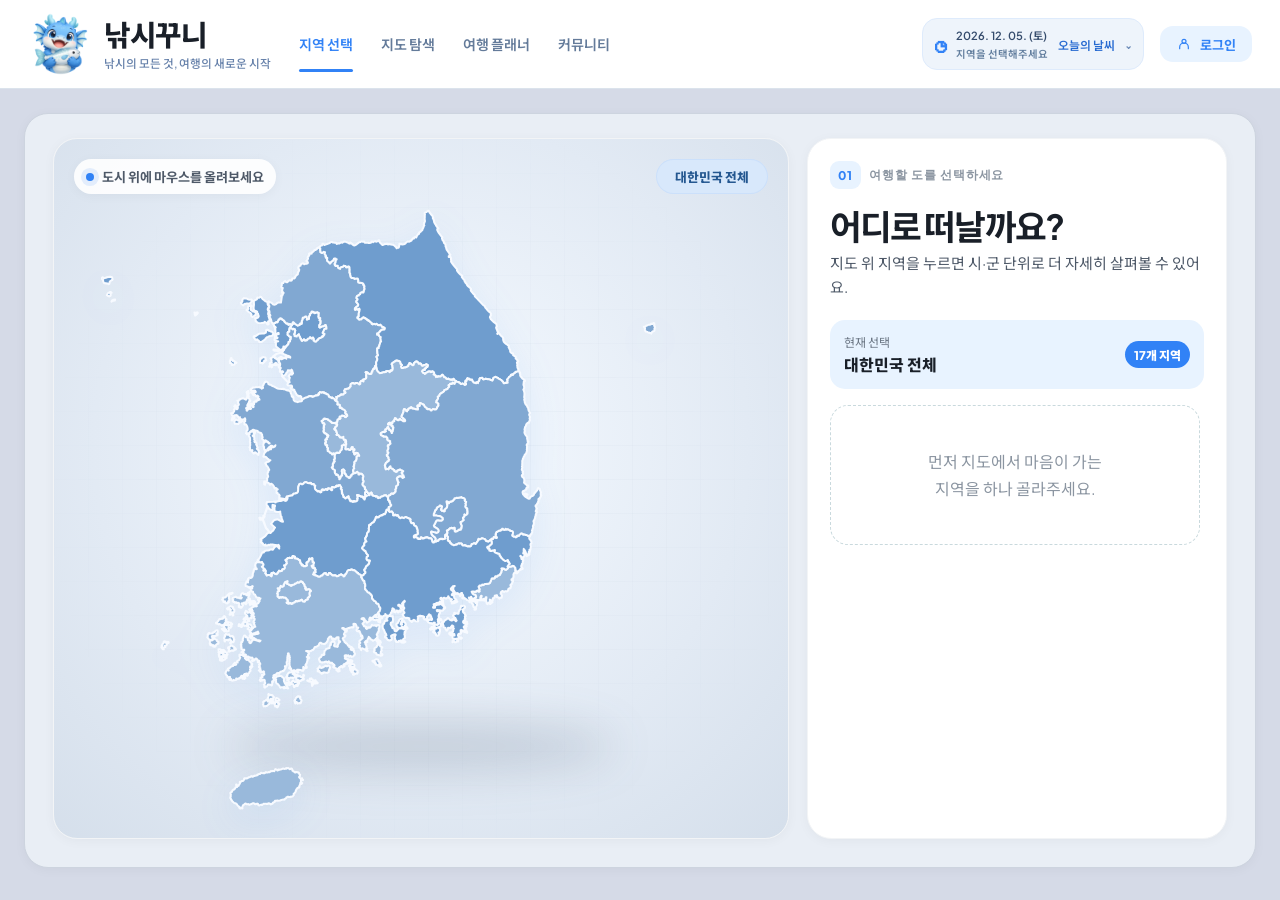
<file: html/index.html>
<!doctype html>
<html lang="ko">
  <head>
    <meta charset="UTF-8" />
    <meta name="viewport" content="width=device-width, initial-scale=1.0" />
    <meta name="description" content="낚시꾸니에서 대한민국 지역을 선택하고 낚시 여행을 시작하세요." />
    <title>낚시꾸니 | 낚시의 모든 것</title>
    <link rel="preconnect" href="https://fonts.googleapis.com" />
    <link rel="preconnect" href="https://fonts.gstatic.com" crossorigin />
    <link href="https://fonts.googleapis.com/css2?family=Plus+Jakarta+Sans:wght@400;500;600;700;800&family=Noto+Sans+KR:wght@400;500;600;700;800&display=swap" rel="stylesheet" />
    <link rel="stylesheet" href="../css/main.css" />
    <script src="../js/session.js" defer></script>
    <script src="../js/main.js" defer></script>
  </head>
  <body class="home-page">
    <div id="app">
      <header class="site-header">
        <div class="header-inner">
          <a class="brand" href="index.html" aria-label="낚시꾸니 지역 선택 홈">
            <img class="brand-logo" src="../img/icons/03-낚시꾸니.png" alt="" />
            <span class="header-title">
              <span class="brand-name">낚시꾸니</span>
              <span class="tagline">낚시의 모든 것, 여행의 새로운 시작</span>
            </span>
          </a>

          <nav class="main-nav" aria-label="주요 메뉴">
            <a class="nav-link active" href="index.html" aria-current="page">지역 선택</a>
            <a class="nav-link" href="map.html">지도 탐색</a>
            <a class="nav-link" href="travel.html">여행 플래너</a>
            <a class="nav-link" href="community.html">커뮤니티</a>
          </nav>

          <div class="header-actions">
            <button class="weather-chip home-weather-chip" id="weather-open" type="button" aria-haspopup="dialog" aria-controls="weather-dialog" aria-label="오늘의 날짜와 시간별 날씨 보기">
              <span class="weather-icon" id="weather-icon" aria-hidden="true">☼</span>
              <span class="home-weather-label">
                <time id="weather-date"></time>
                <span class="weather-note" id="weather-location">지역을 선택해주세요</span>
              </span>
              <span class="weather-text" id="weather-current">오늘의 날씨</span>
              <span class="weather-chevron" aria-hidden="true">⌄</span>
            </button>
            <a class="login-link" href="login.html">
              <svg viewBox="0 0 24 24" width="16" height="16" aria-hidden="true" fill="none" stroke="currentColor" stroke-width="1.8" stroke-linecap="round" stroke-linejoin="round"><circle cx="12" cy="8" r="3"/><path d="M5.5 19v-2a6.5 6.5 0 0 1 13 0v2"/></svg>
              <span class="login-link-text">로그인</span>
            </a>
          </div>
        </div>
      </header>

      <div class="app-shell" id="region-page">
        <main class="main-stage">
          <section class="explorer" aria-label="대한민국 지역 탐색">
            <article class="map-card">
              <div class="map-head">
                <div class="map-instruction"><span class="pulse-dot"></span>도시 위에 마우스를 올려보세요</div>
                <button class="map-reset" id="map-reset" type="button" title="클릭하면 선택을 초기화합니다" aria-live="polite">대한민국 전체</button>
              </div>
              <div class="map-wrap">
                <!-- SGIS 기반 공개 행정경계 SVG: https://github.com/swcho/korea-maps -->
                <svg id="korea-map" role="group" aria-label="대한민국 시도 선택 지도" xmlns="http://www.w3.org/2000/svg" version="1.2" baseProfile="tiny" width="800" height="759" viewBox="0 0 800 759" stroke-linecap="round" stroke-linejoin="round">
                <g id="전국_시도_경계">
                <path d="M 251.02 163.85 250.84 163.54 250.18 162.26 249.99 161.28 249.15 160.78 248.97 159.49 248.25 158.36 247.58 156.81 247.33 155.52 246.44 156.12 245.48 157.24 244.85 157.22 244.66 158.34 243.17 157.79 242.56 157.99 241.81 157.48 241.97 156.01 241.12 155.19 241.86 154.81 242.33 153.45 242.29 152.65 242.83 150.7 242.14 149.86 242.17 149.09 241.09 149.07 240.49 148.67 239.94 148.79 239.68 149.47 238.31 148.32 236.61 147.98 236.04 147.17 236.54 146.76 237.62 145.29 237.84 144.51 238.41 144.24 239.09 143.41 239.06 143.01 239.89 142.51 239.52 141.53 239.57 140.87 240.09 140.19 241.72 141.54 241.99 141.94 245.66 144.54 247.01 144.04 248.15 143.95 248.3 142.84 249.12 141.83 249.41 142.51 250.73 142.36 251.02 140.44 250.83 139.41 251.17 138.36 251.55 137.96 252 136.09 252.17 134.84 253.47 134.6 254.75 133.91 255.18 133.22 256.09 133.1 257.1 133.7 257.32 135.18 257.76 136.41 257.33 136.9 259.26 136.45 260.06 135.99 259.92 133.21 260.52 132.12 261.17 131.76 261.05 130.13 261.49 129.61 262.33 129.28 263 127.64 263.53 127.02 265.05 127.33 265.39 128.36 266.56 127.89 267.17 128.06 267.51 129.03 268.37 128.58 268.79 127.95 269.42 128.12 270.73 127.79 271.17 128.58 272.36 128.77 272.4 129.25 271.91 130.13 272.32 131.32 271.82 132.87 272.11 133.76 272.18 134.91 273.49 134.81 274.02 135.27 274.04 136.73 273.42 137.3 273.2 138.08 274.53 138.46 274.73 140.44 274.29 141.06 274.6 141.7 274.18 142.06 273.72 143.37 273.11 143.75 272.86 144.37 273.19 145.02 272.85 146.45 273.26 147.09 274.63 146.67 275.87 145.76 276.86 145.45 278.1 145.45 280.06 144 280.98 143.83 281.73 146.49 281.81 148.51 279.65 148.69 278.59 150.25 278.55 150.88 277.09 153.72 277.7 154.43 278.24 154.29 279.44 154.88 278.99 156.41 278.03 157.1 277.86 158.04 277.46 158.49 276.29 158.39 276.28 159.25 275.6 159.22 274.59 160.1 273.14 160.1 272.58 160.86 271.95 160.96 271.31 162.48 269.76 163.45 269.3 164.44 267.52 164.68 266.85 164.42 266.17 163.44 265.56 163.26 265.86 162.41 265.74 161.03 264.96 159.62 264.56 160.62 263.25 161.06 262.62 160.66 261.97 159.36 261.38 159.34 261.31 160.09 260.26 160.67 258.86 161.1 258.41 161.78 257.72 162.22 257.66 162.98 255.06 163.66 254.68 162.83 253.76 161.77 252.92 162.85 252.09 163.18 251.67 163.9 251.02 163.85 Z" id="서울특별시"/>
                <path d="M 469.4 490.68 469.56 490.38 468.31 489.72 468.93 489.42 470.36 489.45 470.77 490.07 469.4 490.68 Z M 469.34 490.8 469.82 491.8 469.98 493.21 469.74 494.29 469.15 495.2 468.18 497.55 468.88 498.02 468.51 499.42 466.88 499.8 466.78 498.92 467.31 497.48 466.88 496.72 465.77 496.37 465.4 495.83 465.94 495.18 465.09 494.75 465.56 494.19 465.58 493.55 464.81 492.52 464.14 492.49 463.73 491.71 463.14 491.72 463.11 490.58 463.44 490.13 467.8 489.19 467.79 488.32 465.42 488.35 465.41 487.61 466.21 487.59 467.1 487.14 467.35 486.62 468.09 487.1 468.13 489.74 467.84 491 468.52 491.61 469.36 491.21 469.34 490.8 Z M 482.24 491.91 482.03 491.53 481.16 487.55 481.68 485.61 481.79 484.23 480.93 484.06 480.8 485.19 480.33 486.93 479.18 488.64 478.69 488.06 479.06 487.18 478.85 486.08 477.35 486.51 476.83 486.98 476.72 488.01 474.92 488.04 474.9 487.03 475.33 485.36 475.47 483.53 476.02 482.62 475.1 482.32 474.2 484.06 474.05 486.49 473.55 487.59 473.63 488 472.07 487.82 471.84 487.49 468.34 487.5 468.09 486.82 467.73 486.83 466.86 485.99 466.55 485.55 466.42 485.66 466.41 485.69 466.41 485.71 466.42 485.63 466.72 485 468.1 484.93 468.79 484.39 468.92 483.39 468.12 482.62 468.31 481.91 467.76 481.09 465.76 480.75 464.24 479.49 464.19 478.84 463.25 477.4 464.63 476.93 465.77 476.95 467.09 477.56 468.05 477.06 468.83 477.21 469.2 476.28 470.72 475.78 471.59 475.83 472.11 476.29 471.81 477.08 473.13 476.94 472.62 476.15 472.54 475.43 473.08 475.28 473.15 473.72 472.57 473.08 472.54 472.37 471.86 471.15 472.82 469.97 473.61 469.35 474.83 469.5 476.13 468.99 476.59 468.19 477.47 469.02 478.49 468.51 479.67 467.49 480.66 467.76 483.4 467.44 484.69 467.07 485.83 466.47 486.33 465.9 487.73 462.4 488.32 460.71 489.86 460.49 491.02 460.76 491.81 460.48 492.47 459.62 492.27 459.21 492.93 457.99 494.29 458.01 494.68 458.49 496.57 456.72 497.27 456.7 499.03 455.75 498.99 454.76 499.71 453.95 500.51 452.51 500.28 451.88 500.88 450.44 501.34 450.2 501.29 449.35 500.43 448.4 501.01 448.01 503.02 448.22 504.42 448.86 504.62 449.22 505.94 449.9 506.37 449.88 507.21 448.93 508.07 448.55 508.66 447.81 508.69 446.5 508.04 445.67 508.88 444.87 509.66 445.59 510.87 446.05 512.18 445.73 512.77 445.84 513.31 445.27 514.05 445.47 514.73 444.9 515.37 445.25 515.91 445.04 518.1 447.81 517.93 449.07 518.44 449.82 517.87 451.12 519.26 451.72 520.22 451.81 520.74 452.65 520.5 453.86 520.13 454.26 519.04 454.25 518.88 453.59 518.01 453.17 516.62 453.87 515.93 454.73 515.49 456.15 515.85 458.01 515.46 458.48 515.7 459.04 515.3 459.59 515.03 460.82 514.19 460.71 513.92 461.85 513.1 461.77 513.17 462.75 513.96 462.47 515.01 462.5 515.02 464.45 514.14 464.59 513.98 465.43 514.21 466.37 513.79 466.68 513.59 467.79 512.64 467.9 511.66 469.03 512.59 470.16 512.62 470.97 512.04 471.3 511.88 472.81 510.87 472.61 510.39 473.18 509.23 473.75 508.99 474.21 508.91 475.64 508.37 476.27 507.24 477.06 505.89 476.51 504.18 476.91 503.99 477.53 502.83 477.19 502.36 476.25 501.46 476.27 501.83 477.18 500.73 477.42 499.76 477.94 500.02 479.16 499.37 479.75 500.34 480.07 500.79 481.47 501.34 482.22 500.79 484.84 499.48 484.4 498.07 486 497.56 485.63 496.99 484.3 495.25 484.32 494.38 483.71 494.61 482.9 495.08 482.51 494.99 481.77 494.11 481.68 493.07 482.37 492.64 482.03 492.06 482.61 492.48 483.15 491.03 485.33 489.75 485.51 489.8 486.98 489.59 488.18 488.73 488.52 489.23 489.1 489.36 490.18 488.17 491.5 487.84 490.4 488.09 490.04 487.44 488.94 487.25 487.52 486 487.18 486.23 488.31 486.3 490.02 487.02 492.08 486.71 492.63 486.01 492.53 485.52 490.78 485.09 490.53 484.28 490.97 484.55 492.13 483.8 492.01 483.21 492.88 482.24 491.91 Z" fill-rule="evenodd" id="부산광역시"/>
                <path d="M 432.6 405.17 431.29 405.68 430.92 406.24 430.32 406.34 430.06 409.73 430.49 410.22 430.01 411.19 428.82 411.28 427.21 411.82 426.62 411.14 426.01 411.64 424.84 411.1 424.41 411.55 423.26 411.44 422.23 412.57 421.55 413.75 420.96 413.31 418.86 414.75 418.46 414.36 416.38 415.4 416.1 415.89 415.01 415.63 414.89 415.3 416.76 414.31 418.19 412.25 418.04 410.48 417.1 409.37 414.91 407.6 413.75 406.38 413.17 405.47 412.51 403.37 412.53 402.46 413.33 401.81 416.02 402.78 417.63 402.94 419.34 403.53 420.83 403.05 421.78 401.96 421.87 400.89 421.51 399.4 419.34 397.72 416.92 396.3 416.03 394.69 416.99 392.86 417.52 392.25 417.93 391.03 418.75 389.27 420.17 387.85 422.43 387.84 422.43 388.29 425.75 388.27 427.11 386.93 427.12 386.88 426.91 384.92 425.95 384.45 425.51 383.78 423.4 382.67 422.8 382.5 419.93 382.17 419.57 382.01 416.55 381.99 415.92 381.89 415.98 380.12 416.43 379.31 416.69 378.28 417.62 375.87 417.6 375.38 418.51 375.26 419.54 373.46 419.71 372.41 420.32 372.19 420.47 371.47 422.17 370.83 422.42 370.45 423.59 370.25 423.73 369.35 424.8 369.95 425.5 370.01 426.24 370.53 426.22 371.39 425.9 372.09 425.86 373.29 425.04 374.11 425.32 375.26 426.17 376.05 426.53 375.72 427.2 376.05 428.04 375.77 428.54 376.75 429.47 376.75 429.56 374.95 430.06 373.87 431.42 372.94 432.21 371.96 432.82 369.9 432.52 368.24 432.76 367.16 432.26 366.6 431.87 364.85 432 364.13 432.6 364.23 433.74 364.93 434.04 366.04 434.83 366.8 435.16 365.29 436.09 365.11 437 364.36 438.16 364.49 439.26 363.98 439.24 363.64 440.35 363.27 441.16 361.83 441.77 361.18 441.95 360.42 443.43 360.31 444.56 359.83 445.72 360.26 446.07 359.96 447.19 359.85 447.78 359.41 448.67 359.4 450.7 358.97 450.84 359.39 451.7 359.8 452.99 360 454.17 360.66 455.14 362.12 454.72 363.18 455.53 364.25 456.45 364.88 456.11 366.67 455.66 367.05 456.26 368.87 455.79 369.77 455.57 371.07 456.16 372.14 457.57 372.85 458.09 373.97 457.73 374.43 457.89 375.57 458.3 376.64 457.88 377.96 458.31 378.45 457.98 379.03 458.17 379.6 457.64 379.95 457.15 380.81 455.81 381.67 455.41 381.66 454.34 380.8 454.51 382.35 454.23 383.22 452.49 385.13 452.54 385.81 453.09 386.37 453.52 387.84 452.7 388.2 451.29 389.59 449.61 390.19 449.51 391.04 450.16 392.44 450.09 393.17 450.64 393.75 451.07 394.71 450.94 396.59 450.46 397.07 450.66 398.36 449.79 399.1 449.81 399.67 448.89 399.71 448.43 400.04 447.59 399.83 446.82 400.2 445.66 401.55 444.77 401.89 443.94 401.76 442.7 402.32 442.03 401.36 442.22 399.94 441.55 399.29 442.07 398.63 441.98 397.63 441.26 397.35 440.72 397.67 439.77 397.63 439.26 398.4 438.22 397.43 437.24 398 436.32 397.83 436.04 398.69 435.07 399.16 434.15 400.13 432.94 400.55 432.34 401.07 433.03 402.37 432.81 403.29 433.19 403.64 432.6 405.17 Z" id="대구광역시"/>
                <path d="M 204.41 189.83 204.41 189.81 204.36 189.68 204.41 189.83 Z M 163.14 185.27 163.52 187.25 164.25 187.25 163.99 188.21 164.46 188.82 165.06 188.1 166.34 188.88 166.69 190.13 167.57 189.89 169.43 190.85 169.42 191.12 167.6 191.81 166.93 192.28 167.01 193.23 164.97 193.57 164.04 194 163.42 193.65 163.92 193.06 163.41 192.01 161.82 191.02 161.12 191.36 161.4 189.93 161.04 189.85 161.2 188.4 161.72 187.89 161.86 186.96 162.53 186.17 162.28 185.32 163.14 185.27 Z M 204.36 189.68 204.41 189.81 204.41 189.83 203.1 190.4 202.83 191.28 201.92 191.97 201.1 191.47 199.19 191.46 198.74 190.93 198.73 188.3 199.32 186.66 199.09 185.51 200.49 185.86 201.09 185.4 201.37 184.26 202.67 184.17 203.02 183.84 204.33 184.56 205.04 184.3 205.77 185.06 205.73 185.7 206.08 187.18 206.53 187.88 205.98 188.39 205.53 187.67 204.88 188.29 204.12 188.19 203.89 188.71 204.36 189.68 Z M 197.66 165.07 197.57 164.14 197.16 163.34 196.21 162.84 195.08 161.7 193.96 162.46 193.45 162.58 192.37 161.94 192.3 160.68 191.18 159.82 191.16 159.79 190.84 159.28 190.83 158.41 191.32 157.82 191.9 157.7 192.87 158.03 197.25 155 197.81 154.68 201.48 154.35 203.55 154.52 204.04 154.4 206.09 153.29 206.38 150.78 206.68 150.12 208.07 149.71 209.23 150.21 209.48 150.97 210.26 151.03 211.9 152.01 212.68 151.95 213.87 152.48 214.33 153.38 215.18 153.98 215.78 155.68 214.44 156.61 213.77 157.31 211.87 157.75 210.03 158 208.65 158.69 207.39 159.11 205.81 160.65 204.92 162.03 200.34 165.2 198.6 164.96 197.66 165.07 Z M 231.48 141.74 231.61 141.94 232.66 142.11 233.14 141.8 233.73 142.12 234.24 143.44 234.92 143.56 235.17 142.87 236.24 142.48 236.82 142.92 237.81 143.09 238.36 142.86 239.09 143.41 238.41 144.24 237.84 144.51 237.62 145.29 236.54 146.76 236.04 147.17 235.43 149.26 235.42 149.45 235.38 152.34 233.73 152.57 233.29 153.42 233.51 154.38 233.29 155.4 233.35 156.44 234.18 156.66 235.18 157.84 236.12 158.56 237.27 158.56 237.44 159.38 237.24 160.6 237.34 161.42 236.76 161.49 236.27 162.64 236.46 163.43 236.23 164.67 235.07 164.89 234.47 165.32 234.59 166.03 234.29 166.91 233.45 168.09 231.48 170.31 230.45 171.02 228 170.76 228.22 171.87 225.93 174.88 224.91 174.83 224.45 175.82 223.5 176.2 222.35 176.05 221.96 176.35 220.01 176.36 218.99 176.11 216.94 176.12 217.09 175.58 215.63 175.58 215.63 174.52 219.81 174.77 219.81 175.55 222.14 175.56 222.89 175.23 223.51 174.43 219.34 171.17 218.65 170.09 218.67 166.07 217.71 165.73 218.49 164.61 221.22 164.62 221.47 164.21 218.91 164.19 219.14 163.06 218.49 162.64 217.74 163.01 216.99 163.01 216.89 161.48 217.15 161 218 160.47 217.18 159.43 218.18 159.37 220.31 160.37 220.6 159.81 219.23 159.13 219.38 158.62 219.04 157.66 218.44 157.88 218.76 158.77 218.07 159.24 217.12 158.53 217.76 157.01 218.38 156.4 221.69 155.1 222.1 155.15 222.05 153.95 221.1 153.94 221.09 154.47 220.2 155.04 218.2 155.07 218.23 152.89 218.03 152.6 218.04 149.9 217.67 149.9 217.4 147.79 218.49 147.13 217.91 146.01 216.94 146.08 216.32 145.28 216.56 144.84 215.06 142.27 216.75 141.76 218.44 140.66 218.88 140.07 220.4 140.37 220.9 139.84 221.39 138.29 221.88 137.9 221.95 137.04 223.1 136.74 223.54 135.6 224.19 135.51 225.83 136.09 226.91 137.29 228.24 137.98 229.35 139.18 229.75 140.12 230.37 140.27 230.61 140.88 231.48 141.74 Z M 120.18 128.42 120.81 128.38 121.01 129.03 120.27 129.79 119.91 130.55 118.39 131.77 117.72 132.05 117.13 130.6 117.6 130.37 117.49 129.48 116.88 128.91 116.8 128.27 118.37 128.72 119.95 128.11 120.18 128.42 Z M 188.4 120.16 187.76 120.85 187.15 122.4 187 123.32 187.09 124.55 187.6 125.28 188.18 125.48 188.9 126.36 189.76 126.93 192.47 127.43 192.56 127.99 193.26 128.32 193.68 128.99 193.28 130.91 192.8 131.59 191.74 132.03 191.19 132.72 189.18 133.92 188.14 133.03 187.7 132.14 188.05 131.73 188.17 130.67 187.66 130.2 187.1 129.03 186.65 128.6 183.83 127.15 183.31 126.21 181.93 125.22 182.03 124.77 183.11 125.25 183.63 124.74 183.97 123.06 183.79 122.54 183.95 120.61 184.33 120.33 185.49 120.2 187.06 119.32 187.79 119.43 188.4 120.16 Z M 17.63 112.15 17.2 113.36 15.99 113.46 15.55 113.15 14.54 113.48 13.09 114.68 13.96 113.04 15.56 112.21 17.63 112.15 Z M 181.59 110.55 184.58 112.16 186.7 112.45 188.27 111.94 188.89 113.18 188.62 114.25 188.1 114.54 186.84 116.36 184.34 117.57 183.06 117.01 182.13 116.94 180.84 117.55 179.73 117.37 179.01 117.77 177.82 119.35 177.12 119.02 175.06 116.95 174.82 116.29 176.04 115.6 176.59 114.61 176.78 113.76 176.35 113.18 176.91 112.57 176.84 111.9 178.76 110.23 179.45 110.61 181.59 110.55 Z M 200.48 109.49 202.3 111.74 203.63 112.65 205.79 114.36 207.49 115.05 207.88 115.41 208.07 116.48 208.51 117.04 208.36 118.18 209 119.26 209.97 120.27 209.78 121.32 209.02 122.3 208.55 123.33 208.41 124.63 208.86 125.7 209.79 126.54 209.37 127.03 208.84 129.72 209 130.75 209.48 131.28 210.43 131.55 210.52 132.21 209.79 132.41 209.38 133.2 209.87 134.08 210.03 135.17 210.4 135.71 210.76 137.56 211.29 137.24 211.69 137.96 210.78 138.25 210.64 138.7 209.1 139.13 208.5 140.55 209.41 141.05 208.87 141.44 209.67 142.54 208.76 143.33 208.01 143.12 207.21 141.86 208.34 141.48 205.73 140.56 204.63 139.83 204.48 140.69 202.05 141.44 201.04 141.27 200.08 141.53 196.41 141.3 195.4 140.69 194.33 139.76 194.14 139.27 193.13 138.75 193.44 137.76 193.14 136.37 192.61 135.29 193.38 135.4 194.87 134.8 195.36 134.99 196.26 134.54 197.17 133.26 197.05 132.25 196.59 131.2 196.35 129.92 195.06 128.66 194.71 128.02 195.15 127.37 194.43 126.66 191.14 125.64 190.87 124.16 190.78 121.88 191.22 118.63 191.12 115.63 190.81 113.87 191.43 113.67 192.79 112.67 194.36 112.17 194.88 111.67 195.41 109.62 196.78 109.8 198.01 109.71 199.17 108.52 200.17 108.81 200.48 109.49 Z M 11.04 102.72 12.22 102.75 13.23 103.6 12.27 103.91 11.6 104.92 12.26 106.25 12 107.1 10.31 108.31 9.55 107.69 8.43 107.43 7.84 106.59 7.35 106.69 8.71 104.03 9.67 103.61 11.04 102.72 Z M 9.34 83.99 11.27 83.6 12.75 83.78 13.98 84.45 14.04 85.48 14.57 86.69 13.92 86.85 13.96 87.75 13.16 87.82 12.08 88.79 11.45 89.02 10.87 89.91 10.98 90.62 10.3 91.69 10.5 92.32 9.51 92.83 8.46 91.94 7.29 92.13 6.6 91.75 5.99 91.94 5.42 91.58 4.63 91.8 3.61 91.33 2.76 89.21 2.51 87.39 1 86.37 1.11 85.02 2.16 84.14 3.95 85.44 4.76 85.27 5.47 84.74 6.25 84.79 7.22 84.37 7.55 83.86 8.39 84.11 9.34 83.99 Z" fill-rule="evenodd" id="인천광역시"/>
                <path d="M 233.31 464.33 233.01 465.58 232.21 467 232.94 467.44 234.58 467.93 235.33 468.71 236.28 468.87 236.89 469.42 237.92 469.22 238.03 469.64 239.2 468.76 241.65 468.05 242.45 467.09 242.88 467.26 244.36 466.47 244.62 465.9 245.31 465.81 245.99 465.29 247.21 465.84 248.79 464.8 249.39 464.2 250.43 464.21 251.15 464.88 252.3 465.24 252.59 465.8 252.45 466.52 254.13 468.02 254.61 468.87 254.43 470 255.57 471.59 256.15 471.81 255.36 473.22 256.43 474.88 257.09 474.19 258.09 474.49 258.21 474.07 259.26 474.16 260.04 473.84 260.83 474.34 261.87 475.71 262.46 476.03 262.39 476.82 261.31 476.97 261.27 477.98 260.9 478.38 260.82 480.04 260.99 481.48 261.34 482.26 260.51 483.09 259.98 484.16 258.76 484.73 258.44 485.27 258.71 486.54 258.57 486.92 256.17 487.54 255.27 488.47 255.23 489.01 254.5 489.77 252.3 489.58 251.59 488.48 251.43 487.71 250.97 487.19 249.84 487.77 249.28 488.51 248.07 488.69 247.71 489.07 246.97 488.56 245.41 489.55 244.69 489.41 244.21 488.91 243.59 488.99 243.33 489.61 242.77 489.83 242.23 490.77 240.35 491.18 239.74 491.5 239.39 492.42 237.66 492.53 237.4 491.73 236.69 491.32 235.17 492.31 233.76 492.29 233.71 491.43 233.31 490.85 232.25 491.34 231.95 490.72 232.39 490.29 233.53 490.32 234.02 490.05 233.29 488.86 233.39 488.31 232.97 487.16 232.07 487.01 231.61 486.01 231.03 485.35 230.1 484.77 228.14 484.71 227.73 484.4 226.95 484.56 226.59 484.08 225.52 484.84 224.83 484.31 224.07 484.28 223.29 485.18 222.5 485.21 222.47 484.29 221.83 483.8 221.11 484 220.51 483.01 220.89 480.75 220.72 479.76 220.07 479.75 220.76 478.51 220.82 476.97 221.17 476.64 222.72 476.21 222.89 475.76 221.81 474.74 220.77 473.06 222.44 473.05 222.9 472.84 223.47 473.29 223.51 471.86 224.63 469.96 226.37 471.03 227.3 470.39 228.1 470.37 228.44 469.49 228.35 468.4 229.41 466.95 229.53 466.06 230.33 464.95 230.87 465.07 231.73 464.4 232.96 464.02 233.31 464.33 Z" id="광주광역시"/>
                <path d="M 315.84 329.18 315.55 329.8 314.2 330.33 314.08 330.83 313.02 331.34 313.2 332.41 312.23 332.64 311.54 333.51 311.74 334.27 310.37 335.15 309.24 334.62 308.77 333.7 307.66 333.43 306.38 332.64 306.68 332 306 331.32 305.52 329.88 304.08 329.7 304.47 328.49 303.99 327.17 304.43 326 303 324.55 301.36 325.04 301.05 325.82 301.03 326.98 301.49 327.3 301.6 328.39 301.06 330.89 301.49 331.8 300.95 332.49 300.23 332.78 299.55 333.84 299.66 334.65 299.02 335.32 298.27 336.7 297.84 336.61 297.84 334.96 298.06 334.31 296.98 333.97 296.72 332.62 296 331.45 295.02 330.79 294.43 331.45 293.67 331.22 293.45 330.29 292.39 329.02 292.05 327.2 292.59 326.13 292.32 325.43 290.45 324.13 289.72 323.89 288.37 321.83 288.87 321.21 289.78 320.98 289.69 318.15 289.85 316.83 290.56 316.65 290.75 316.14 290.52 315.34 291.27 314.66 292.01 314.41 291.88 313.83 291.12 312.66 291.12 312.12 291.86 311.58 292.24 310.26 291.91 308.62 291.99 306.97 292.37 304.77 293.37 304.56 293.97 303.59 295.59 303.39 296.23 303.96 297.3 303.75 298.94 302.53 298.87 301.87 299.38 300.67 300.33 300.2 300.91 299.09 300.68 298.06 301.49 296.57 300.84 295.2 301.1 294.42 301.98 294.63 303.73 292.97 305.1 294.15 305.86 295.01 305.99 296.24 305.52 298.68 305.76 299.08 307.34 299.25 308.58 298.96 309.52 299.02 310.25 299.74 311.25 300.02 312.5 299.06 312.63 297.91 313.34 296.67 314.01 296.28 314.95 296.53 314.17 298.75 314.68 299.38 315.74 299.45 316.74 299.06 317.06 300 315.95 301.13 315.55 302.34 316.33 304.13 316.84 305.62 317.9 305.39 318.29 303.72 318.8 304.05 319.44 303.62 319.95 304.16 321.09 303.97 321.45 305.15 322.26 305.83 322.82 307.48 321.04 307.2 319.53 308.57 319.64 310.95 318.83 313.67 317.56 314.43 316.82 315.09 316.77 316.08 317 317.08 316.11 319 316.56 319.84 316.24 320.55 315.73 320.72 316.54 322.99 315.63 324.22 315.11 325.97 315.55 326.51 315.29 327.32 315.81 328.3 315.84 329.18 Z" id="대전광역시"/>
                <path d="M 536.26 408.01 535.35 408.91 535.31 410.58 535.72 411.73 537.23 413.1 537.2 413.76 537.71 414.02 538.05 415.13 537.89 415.89 538.11 416.87 536.87 417.78 536.81 418.9 537.45 420.73 536.75 423.88 536.9 424.6 535.35 424.94 535.53 425.81 536.18 425.78 536.17 427.27 534.77 427.34 534.65 428.16 535.79 427.9 535.83 428.73 534.99 428.96 534.59 429.56 535.48 429.78 535.58 430.63 534.75 431.58 534.26 430.97 532.84 431.7 532.93 432.28 532.17 432.91 531.6 432.11 531.57 430.71 532.02 429.88 531.42 428.99 530.57 428.81 530.7 427.34 529.64 425.27 528.32 423.78 528.46 425.09 528.19 426.6 529.41 426.73 529.63 428.74 528.83 428.66 527.67 428.89 527.82 429.35 528.72 429.03 529.84 430.72 529.48 431.09 529.33 432.32 528.22 433.39 528.17 434.23 527.64 435.35 526.03 434.7 525.55 433.45 524.26 432.51 524.01 432.78 525.21 434.01 525.53 436.22 526.65 436.25 526.55 436.95 527.26 437.13 527.44 437.73 528 437.96 527.19 439.41 527.08 441.95 526.11 442.53 526.31 443.71 525.3 444.32 525.45 444.93 525.19 446.35 526.35 446.77 526.36 447.51 526.94 447.73 527.19 448.46 526.81 448.99 525.79 449.11 525.38 449.49 524.71 448.89 523.93 449.21 523.81 450.13 522.99 450.16 522.02 451.41 521.65 452.54 520.74 452.65 520.22 451.81 519.26 451.72 517.87 451.12 518.44 449.82 517.93 449.07 518.1 447.81 515.91 445.04 515.37 445.25 514.73 444.9 514.05 445.47 513.31 445.27 512.77 445.84 512.18 445.73 510.87 446.05 509.66 445.59 508.88 444.87 509.06 444.2 509.73 443.25 510.84 442.19 509.83 440.44 508.68 439.85 508.89 438.75 508.29 437.82 507.57 438.36 506.2 438.77 504.95 438.83 502.2 436.99 501.61 436.11 499.74 434.58 499.67 433.66 499.21 432.91 498.33 432.38 497.97 430.23 497.5 429.89 496.13 429.81 495.67 429.34 494.91 429.19 492.85 428.31 491.82 427.66 491.74 426.29 492.24 425.91 492.12 425.21 489.52 426.15 488.94 425.96 488.16 426.38 486.89 426.42 486.34 425.71 485.34 425.92 485.64 423.99 484.61 422.64 483.67 423.38 482.75 422.06 482.62 421.48 483.29 421.03 485.3 420.39 486.64 418.67 487.87 418.15 488.29 417.11 488.48 415.91 488.25 415.5 488.27 414.05 487.55 413.67 486.57 413.7 485.97 413.14 486.81 412.33 487.68 411.82 487.99 411.07 488.63 410.88 489.64 411.46 490.5 410.22 490.88 408.89 493.42 409.56 494.13 410.24 494.72 409.83 494.59 409.03 493.23 407.71 493.22 405.72 493.77 405.14 493.4 404.45 494.2 402.98 494.85 402.32 497.1 401.07 498.5 400.77 499.46 400.78 499.8 399.97 500.57 400.23 501.16 399.37 501.35 398.56 502.01 398.47 503.11 399.18 503.51 399.81 504.99 399.79 505.54 399.44 505.9 398.54 506.67 399.14 507.65 399.56 508.55 398.85 510.73 400.41 511.56 400.55 511.83 401.17 514.41 401.57 515.08 402.88 514.8 405.48 514.25 406.3 514.35 407.12 514.86 407.88 515.97 408.38 516.56 408.1 517.46 408.27 518.49 409.19 519.59 408.74 519.88 407.48 520.62 407 521.52 407.34 522.5 407.2 523.19 405.68 523.85 405.68 524.77 404.67 525.33 404.33 526.43 404.39 527.4 405.28 527.52 405.67 528.55 405.38 530.69 405.89 530.97 406.44 531.85 406.33 533.84 407.43 534.33 407.27 536.26 408.01 Z" id="울산광역시"/>
                <path d="M 292.81 266.67 293.57 267.16 294.78 267.39 295.29 267.87 295 269.86 293.98 270.96 293.18 271.05 292.89 272.05 291.72 273.69 292.09 274.51 293.17 274.11 293.54 275.73 294.01 275.84 294.43 276.81 294.52 278.12 295.13 278.91 294.95 280.38 294.4 280.89 294.86 281.49 296.8 281.43 297.37 282.43 298.48 283.34 298.53 284.32 299.65 284.1 300.08 284.41 301.14 284.41 302.99 283.64 302.92 284.59 303.15 286.13 303.66 286.4 303.8 287.32 304.68 287.48 305.74 287.32 306.09 287.86 306.49 289.74 305.7 289.74 305.27 290.17 305.99 290.68 306.54 291.66 306.41 292.99 306.58 293.67 305.1 294.15 303.73 292.97 301.98 294.63 301.1 294.42 300.84 295.2 301.49 296.57 300.68 298.06 300.91 299.09 300.33 300.2 299.38 300.67 298.87 301.87 298.94 302.53 297.3 303.75 296.23 303.96 295.59 303.39 293.97 303.59 293.37 304.56 292.37 304.77 291.65 304.86 290.52 304.41 289.88 304.64 289.59 305.68 288.87 305.85 288.01 304.38 286.07 303.7 285.14 302.11 283.28 301.4 283.38 299.99 283.05 299.56 283.76 298.58 283.6 297.8 282.72 297.3 282.18 295.79 282.67 295.07 282.65 294.4 281.94 293.98 280.67 293.98 280.27 293.31 280.75 292.62 279.91 291.7 280.36 290.81 281.29 290 280.26 288.33 280.4 287.13 280.9 286.69 282.36 286.61 281.72 285.74 282.58 284.01 283.62 283.65 283.69 282.93 284.14 282.2 283.33 281.57 282.5 281.8 281.85 280.05 280.88 279.58 280.25 279.78 279.52 278.79 278.34 278.22 278.4 277.05 277.81 276.61 278.22 275.84 278.63 274.29 278.12 273.11 278.28 271.85 278.93 271.4 278.3 270.27 278.72 269.06 279.34 268.31 278.97 267.02 278.51 266.56 277.09 266.85 276.24 264.63 275.51 263.92 277.48 262.67 278.02 261.41 278.63 261.55 278.87 260.81 280.15 260.9 280.41 261.39 281.63 261.25 283.69 261.75 283.88 262.47 285.13 263.14 285.97 263.19 285.96 263.75 286.52 264.23 287.38 264.34 288.41 265.94 289.02 265.78 289.69 266.29 290.58 266.45 291.5 266.03 291.85 266.5 292.81 266.67 Z" id="세종특별자치시"/>
                <path d="M 211.12 195.04 210.48 196.06 210 195.95 210.66 194.88 211.12 195.04 Z M 232.88 218.42 233.63 216.9 234.45 216.02 226.65 208.29 226.32 208.03 226.56 207.17 226.22 205.72 225.59 204.51 226.71 202.89 227.7 202.6 227.33 201.91 226.34 201.46 224.95 202.06 224.43 201.95 223.65 202.34 223.64 201.61 224 200.99 223.67 200.43 223.91 199.23 224.74 197.63 224.44 197.13 223.73 197.34 223.04 197.11 223.99 193.61 223.89 191.97 222.7 190.09 222.5 187.95 223.36 186.72 223.23 186.05 222.37 185.13 223.77 184.54 224.16 183.94 225.68 183.83 226.7 184.82 226.47 185.42 225.49 186 225.6 186.77 226.36 186.5 226.9 185.96 227.45 185.98 227.89 185.07 228.47 185.38 229.95 184.84 231.71 185.94 231.01 184.53 230.93 183.64 231.95 183.26 232.5 183.34 234.25 184.15 235.5 184.14 236.53 184.73 236.57 183.83 235.92 183.3 233.41 182.37 232.8 182.4 232.09 181.87 230.41 181.08 229.16 180.76 227.68 179.62 226.36 179.48 225.88 179.17 225.35 178.19 219.06 180.31 217.74 181.17 215.58 182.72 215.01 183.08 215.84 183.34 216.22 183.45 218.49 184.96 216.24 183.48 215.92 184.02 217.22 185.2 218.7 185.92 220.06 187.09 220.27 186.53 221.5 185.96 222.14 186.43 222.11 187.16 221.46 188.16 221.54 188.91 222.07 190.28 223.1 191.79 223.37 192.51 223.39 194.64 223.06 196.22 222.44 197.14 221.93 196.15 222 195.13 222.49 194.44 221.46 193.65 220.24 193.29 219.92 192.23 218.55 191.24 218.45 191.68 217.61 191.73 217.72 192.61 218.58 193.29 218.8 194.27 217.86 194.22 217.37 193.48 216.8 193.93 216.13 193.97 215.88 193.05 214.74 193.08 214.33 194.49 213.95 194.95 213.95 195.98 213.12 196.81 212.96 196.11 212.2 195.33 211.21 195.03 211.15 193.78 212.18 193.88 212.59 193.38 212.04 192.61 210.9 192.46 211.22 191.24 212.28 191.25 213.57 190.6 213.06 190.04 213.3 188.24 212.89 187.49 212.87 186.73 211.94 185.51 213.52 185.06 214.91 183.44 214.99 183.04 215.18 182.87 218 180.85 218.63 180.32 226.95 177.51 227.56 176.8 226.94 176.46 227.25 175.48 227.83 175.52 228.88 175.13 228.61 174.64 231.98 170.28 233.5 168.65 234.46 167.3 234.59 166.03 234.47 165.32 235.07 164.89 236.23 164.67 236.46 163.43 236.27 162.64 236.76 161.49 237.34 161.42 237.24 160.6 237.44 159.38 237.27 158.56 236.12 158.56 235.18 157.84 234.18 156.66 233.35 156.44 233.29 155.4 233.51 154.38 233.29 153.42 233.73 152.57 235.38 152.34 235.42 149.45 235.43 149.26 236.04 147.17 236.61 147.98 238.31 148.32 239.68 149.47 239.94 148.79 240.49 148.67 241.09 149.07 242.17 149.09 242.14 149.86 242.83 150.7 242.29 152.65 242.33 153.45 241.86 154.81 241.12 155.19 241.97 156.01 241.81 157.48 242.56 157.99 243.17 157.79 244.66 158.34 244.85 157.22 245.48 157.24 246.44 156.12 247.33 155.52 247.58 156.81 248.25 158.36 248.97 159.49 249.15 160.78 249.99 161.28 250.18 162.26 250.84 163.54 251.02 163.85 251.67 163.9 252.09 163.18 252.92 162.85 253.76 161.77 254.68 162.83 255.06 163.66 257.66 162.98 257.72 162.22 258.41 161.78 258.86 161.1 260.26 160.67 261.31 160.09 261.38 159.34 261.97 159.36 262.62 160.66 263.25 161.06 264.56 160.62 264.96 159.62 265.74 161.03 265.86 162.41 265.56 163.26 266.17 163.44 266.85 164.42 267.52 164.68 269.3 164.44 269.76 163.45 271.31 162.48 271.95 160.96 272.58 160.86 273.14 160.1 274.59 160.1 275.6 159.22 276.28 159.25 276.29 158.39 277.46 158.49 277.86 158.04 278.03 157.1 278.99 156.41 279.44 154.88 278.24 154.29 277.7 154.43 277.09 153.72 278.55 150.88 278.59 150.25 279.65 148.69 281.81 148.51 281.73 146.49 280.98 143.83 280.06 144 278.1 145.45 276.86 145.45 275.87 145.76 274.63 146.67 273.26 147.09 272.85 146.45 273.19 145.02 272.86 144.37 273.11 143.75 273.72 143.37 274.18 142.06 274.6 141.7 274.29 141.06 274.73 140.44 274.53 138.46 273.2 138.08 273.42 137.3 274.04 136.73 274.02 135.27 273.49 134.81 272.18 134.91 272.11 133.76 271.82 132.87 272.32 131.32 271.91 130.13 272.4 129.25 272.36 128.77 271.17 128.58 270.73 127.79 269.42 128.12 268.79 127.95 268.37 128.58 267.51 129.03 267.17 128.06 266.56 127.89 265.39 128.36 265.05 127.33 263.53 127.02 263 127.64 262.33 129.28 261.49 129.61 261.05 130.13 261.17 131.76 260.52 132.12 259.92 133.21 260.06 135.99 259.26 136.45 257.33 136.9 257.76 136.41 257.32 135.18 257.1 133.7 256.09 133.1 255.18 133.22 254.75 133.91 253.47 134.6 252.17 134.84 252 136.09 251.55 137.96 251.17 138.36 250.83 139.41 251.02 140.44 250.73 142.36 249.41 142.51 249.12 141.83 248.3 142.84 248.15 143.95 247.01 144.04 245.66 144.54 241.99 141.94 241.72 141.54 240.09 140.19 239.57 140.87 239.52 141.53 239.89 142.51 239.06 143.01 239.09 143.41 238.36 142.86 237.81 143.09 236.82 142.92 236.24 142.48 235.17 142.87 234.92 143.56 234.24 143.44 233.73 142.12 233.14 141.8 232.66 142.11 231.61 141.94 231.48 141.74 230.61 140.88 230.37 140.27 229.75 140.12 229.35 139.18 228.24 137.98 226.91 137.29 225.83 136.09 224.19 135.51 223.54 135.6 223.1 136.74 221.95 137.04 221.88 137.9 221.39 138.29 220.9 139.84 220.4 140.37 218.88 140.07 218.44 140.66 216.75 141.76 215.06 142.27 213.42 140.48 212.85 139.35 212.95 138.58 212.48 136.88 211.76 135.39 211.22 135.15 210.81 133.6 210.41 133 211.53 132.48 211.79 131.94 211.32 131.06 209.91 130.36 210.65 128.82 210.66 127.65 210.33 125.97 209.67 125.43 209.39 124.81 209.71 122.93 210.35 121.12 210.44 119.91 209.1 118.13 209.79 117.35 208.97 116.99 209.63 114.36 213.11 116.12 215.35 118.2 217.37 118.43 218.95 117.7 220.17 116.43 221.59 115.74 224.94 115.81 225.96 109.1 225.96 108.35 224.74 107.77 225.9 106.77 226.87 106.8 226.91 106.01 228.27 103.71 227.33 102.94 226.85 103.47 226.14 103.47 226.46 102.49 227.14 102.21 226.12 100.9 226.69 99.65 226.65 98.29 227.3 97.58 226.18 97.39 225.48 96.71 225.62 94.83 226.16 93.91 225.85 93.57 226.17 92.68 226.07 91.72 227.85 91.46 228.41 90.23 229.22 89.78 229.53 89.11 230.23 89 230.29 89.63 230.88 89.81 231.37 90.42 232.58 89.9 233.19 90.26 233.64 89.35 234.53 88.88 234.69 88.45 236.09 87.74 237.22 88.62 237.65 87.88 238.41 88.1 238.76 87.3 238.76 86.51 239.13 85.79 241.44 85.74 242.76 84.47 242.68 83.58 243.71 82.53 244.69 81.14 245.58 81.08 246.24 80.11 246.01 79.74 246 78.36 246.64 78.25 246.62 77.17 247.46 76.33 247.81 74.64 246.88 73.87 246.71 73.26 247.21 72.67 246.61 72.31 247.13 70.74 247.68 70.36 249.41 69.72 249.66 68.57 250.04 67.94 251.48 67.21 251.77 66.69 253.12 66.86 254 67.94 256.04 67.16 257.53 67.17 257.9 66.48 258.51 66.57 258.68 65.41 256.67 63.73 258.45 62.11 258.4 61.35 258.82 60.66 258.37 59.71 258.56 58.3 259.48 58.24 259.42 57.54 260.01 57.43 260.44 56.71 259.93 55.06 260.26 54.37 261.31 54.1 262.2 54.92 263.24 54.57 263.75 53.09 264.8 52.45 266.23 51.32 266.8 50.04 268.3 50.05 268.62 49.62 269.46 49.43 270.63 48.14 270.43 47.5 272.62 46.99 273.5 47.08 273.33 48.1 274.19 48.34 274.01 50.19 274.39 51.69 274.27 52.5 275.63 53.71 276.51 53.72 277.01 53.21 277.7 53.09 278.45 52.41 280.01 52.95 279.67 54.75 279.76 55.74 280.86 56.4 281.29 57.51 280.68 58.52 281.87 60.18 282.82 59.89 282.79 60.88 282.44 61.87 282.98 63.83 284.32 64.8 284.87 65.57 286.37 66.92 286.84 65.41 287.76 65.56 288.27 64.28 290.08 63.4 290.37 62.52 291.01 62.19 291.18 61.02 291.62 60.79 293.04 60.66 293.6 61.5 294.63 61.58 294.46 62.1 293.68 62.52 293.63 63.19 293.13 64.19 293.39 64.84 292.9 66.07 292.12 67.03 292.27 68.73 292.76 68.59 293.06 69.85 293.37 70.09 294.56 69.9 296.1 69.91 296.22 71.02 296.69 72.34 297.11 72.85 297.99 72.89 298.96 73.49 299.14 72.01 300.11 71.45 302.05 71.17 302.69 70.67 303.43 69.58 304 70.04 305.84 70.23 306.37 71.72 307.34 71.83 308.5 70.89 309.36 70.54 310.18 70.91 310.69 72.48 310.65 73.79 310.9 74.79 310.61 75.61 310.86 76.1 310.62 78.03 310.78 78.79 311.47 79.3 311.32 80.68 311.91 82.25 312.03 83.59 312.63 84.32 313.65 85.07 314.65 85.08 316.39 85.43 317.1 86.22 318.02 85.91 320.07 85.61 321.1 85.99 321.82 88.94 321.51 89.51 321.85 90.57 323.43 91.08 324.47 90.91 325.18 91.27 326.04 91.25 327.87 92.15 328.01 93.6 328.92 94.13 329.42 95.84 328.92 96.42 329.42 98.09 329.48 98.86 328.42 101.17 328.61 102.01 327.96 103.3 325.99 103.03 325.19 103.33 324.18 104.3 323.99 105.37 322.15 106.38 322.11 107.13 321.1 107.12 319.89 108.07 319.48 109.01 319.48 110.39 320.5 111.11 320.76 112.1 319.2 114.08 319.11 115.08 321.15 117.57 321.6 118.57 321.28 119.81 320.41 120.65 318.52 121.8 317.45 123.03 317.34 124.02 317.55 124.7 318.14 124.93 319.38 123.7 319.92 123.71 320.39 124.33 321.08 124.67 322.88 123.32 323.45 124.56 323.04 125.44 323.1 126.52 322.79 126.92 322.23 129.15 322.24 130.5 322.05 131.69 322.47 132.67 321.74 133.18 321.48 134.02 320.58 134.16 320.83 135.44 321.85 136.01 321.97 136.58 322.87 137.02 323.71 136.67 325.52 136.55 325.81 135.62 327.68 134.55 327.89 134.04 329.35 134.66 330.06 135.3 330.68 135.28 331.98 136.65 332.81 136.63 333.08 137.75 333.51 138.07 334.42 137.79 335.06 138.77 336.81 140.01 337.72 140.96 338.22 141.03 338.73 141.68 338.35 142.27 339.59 143 341.18 142.43 342.91 142.85 343.55 142.8 344.58 142.22 345.95 143.52 347.92 144.14 349.33 143.33 350.68 144.77 351.18 146.06 352.51 146.53 353.18 146.41 354.91 147.66 354.61 148.92 354.26 149.53 353.34 149.49 352.82 149.78 352.07 149.6 350.75 149.66 350.36 150.61 349.24 150.97 349.04 151.81 347.58 153.12 346.89 154.01 345.86 154.55 345.25 154.48 345.27 155.91 346.88 156.07 347.49 156.49 348 157.86 348.52 158.4 349.78 159.05 349.26 160.02 349.61 161.58 349.62 163.3 350.06 163.98 350.13 164.74 349.14 165.28 348.55 167.76 347.75 169.78 347.96 170.27 347.14 171.03 347.29 172.73 345.63 172.88 345.25 173.25 345.4 175.27 345.09 176.14 345.62 177.8 345.37 178.5 345.56 179.62 346.26 181.3 346.18 182.14 345.57 182.23 344.74 182.85 344.24 183.65 344.71 184.23 345.4 186.28 345.33 187.34 345.02 188.36 344.19 189.84 343.91 190.83 343.95 192.6 344.15 193.82 343.69 194.47 342.8 194.95 342.01 197.41 341.67 198.77 340.62 198.65 339.72 200.37 339.3 200.85 339.24 202.21 338.24 203.09 338.27 204.59 337.51 205.26 335.48 205.19 335.01 204.73 334.34 204.67 333.03 203.19 331.23 202.72 330.75 203.04 331.89 204.53 331.38 207.4 331.71 208.16 331.61 209.67 331.24 210.67 329.87 211.54 328.54 212.05 327.68 212.14 327.85 212.96 328.28 213.48 328.06 214.53 327.47 213.9 325.29 213.59 324.46 214.62 323.83 215.81 324.18 216.38 324.06 217.46 322.97 218.3 322.43 217.76 320.3 216.37 318.06 216.22 317.65 217.17 316.3 217.35 315.18 216.43 313.94 216.68 313.17 217.04 311.98 217.97 312.21 219.07 311.9 219.85 312.22 220.53 310.95 221.71 310.82 222.34 310.12 222.32 309.61 223.25 308.79 223.69 307.95 223.44 307.26 223.99 306.36 224.22 304.96 224.21 304.64 225.14 303.94 226.17 304.93 227.14 305.77 228.45 305.38 228.84 304.19 228.89 303.91 229.56 303.34 229.68 302.91 230.9 301.36 230.96 300.9 231.2 300.5 230.52 299.49 230.98 299.01 231.83 297.48 232.82 296.31 232.99 295.51 233.72 294 233.74 294.88 235.51 294.21 237.23 293.15 238.63 292.19 237.71 292.16 236.91 291.22 235.94 289.92 235.57 289.32 234.67 288.31 235.33 287.46 234.48 286.61 234.39 285.75 233.59 284.72 233.59 284.68 232.43 283.68 230.61 282.42 230.5 281.28 229.91 281.04 229.15 279.63 229.22 278.5 228.82 278.93 228.1 277.21 227.92 275.66 228.55 273.7 227.75 273.11 228.6 271.98 229.51 271.97 230.02 272.69 230.43 271.47 231.7 270.84 231.11 269.6 232.17 268.49 231.93 266.55 233.09 265.4 233.22 264.79 233.76 264.13 233.7 263 232.78 262.36 232.7 261.24 232.99 260.74 232.77 259.68 233.16 258.36 234.07 254.58 235.22 252.03 236.74 251.24 237.38 250.9 235.71 250.58 235.46 250.53 234.04 250.12 233.47 248.77 232.57 246.59 232.97 246.38 232.14 244.63 231.14 241.92 226.17 241.45 225.72 241.77 224.93 240.52 224.41 240.15 225.27 239.64 225.06 240.15 224.25 238.59 224.06 237.96 224.37 236.85 222.67 237.78 221.91 238.94 221.76 238.68 220.17 238.07 219.61 233.75 219.57 233.56 218.81 232.88 218.42 Z M 234.46 215.94 235.93 215.39 235.17 214.97 235.37 211.75 236.07 209.7 234.69 208.29 234.86 207.57 236.16 205.86 237.39 205.08 237.91 205.81 238.77 205.93 238.91 205.15 239.48 204.61 240.11 204.57 239.56 202.65 238.35 203.01 237.75 202.35 238.84 201.9 239.11 201.3 238.9 200.35 238.13 199.7 236.87 200.89 233.52 200.53 233.49 201.35 232.89 202.54 231.79 203.46 231.31 204.38 231.49 204.78 229.89 206.37 228.55 207.34 227.78 207.67 227.1 207.61 226.71 208.2 234.46 215.94 Z" fill-rule="evenodd" id="경기도"/>
                <path d="M 450.48 81.77 451.7 82.18 450.93 83.53 451.07 84.07 453.28 86.81 454.37 87.86 454.34 88.49 454.71 89.65 455.44 90.4 455.4 90.81 457.2 92.78 457.57 93.88 458.44 94.97 461.58 97.72 462.61 98.78 462.63 99.48 462.1 99.72 462.2 100.89 463.93 102.97 465.11 104.57 467.42 106.79 467.25 107.7 467.97 108.74 471.11 111.84 472.15 113.06 475.17 115.97 475.7 116.82 477.71 118.8 479.84 120.55 480.07 121.47 480.67 122.51 482.35 124.17 483.12 125.48 485.2 127.48 486.25 128.17 487.31 129.34 487.47 130.13 487.19 130.82 487.52 131.63 487.06 132.56 486.57 132.77 486.16 133.81 486.2 134.44 487.3 136.8 487.89 136.93 488.33 137.76 490.33 139.67 493.69 142.18 494.28 142.91 494.24 143.64 494.65 144.43 494.83 145.71 493.84 146.63 494.15 148.45 495.27 150.03 495.11 150.83 496.52 152.85 496.05 153.22 496.6 153.9 495.32 154.71 495.59 155.13 497.24 154.08 497.83 154.54 498.99 155.9 499.25 156.71 502.2 159.19 502.64 160.02 502.59 160.78 503.06 161.49 502.6 162.18 503.56 164.91 504.97 166.44 506.31 167.57 508.26 168.74 509.83 169.95 509.55 172.05 510.54 173.47 510.7 174.23 511.38 174.77 511.39 176.49 511.86 177.84 513.91 179.42 514.93 179.29 515.34 180.26 515.19 181.64 518.46 183.78 518.3 185.69 519.75 186.87 519.93 187.4 520.64 187.92 520.82 189.02 521.55 189.45 520.49 190.28 520.11 190.32 519.87 191.42 520.61 192.73 520.16 194.35 520.42 195.19 520.43 196.36 520.71 197.63 521.7 199.07 521.37 199.69 522 200.34 522.55 201.82 521.8 201.99 520.47 201.86 518.93 202.65 518.29 202.41 517.58 203.72 516.57 204.43 516.01 204.4 515.08 205.51 515.03 206.33 513.63 206.12 513.04 205.79 512.44 206.1 512.2 207.5 511.86 208.08 511.13 208.24 510.04 208.94 509.12 210.49 508.08 211.67 507.48 212.09 508.35 213.43 507.87 214.36 508.39 215.52 508.36 216.14 506.23 216.35 505.3 216.1 504.17 216.72 503.14 216.58 503.08 215.91 502.02 214.38 501.43 214.04 500.45 212.89 498.98 212.01 498.26 211.33 497.31 211.15 496.51 210.71 496.49 210.15 495.56 209.67 494.43 209.58 494.05 209.01 493.07 208.66 492.59 209.1 491.02 209.71 490.31 210.38 490.36 210.96 489.8 211.7 490 212.29 489.14 213.57 488.33 213.05 487.19 212.8 486.6 212.11 486.13 212.29 485.23 211.83 483.54 211.79 480.78 211.02 479.81 211.54 478.04 212.05 477.37 211.55 477.38 211.04 476.5 209.83 475 210.26 474.03 210.1 473.14 211.27 473.35 211.96 472.63 213.14 472.66 213.71 471.44 214.75 471.22 215.18 471.31 216.51 469.16 215.54 468.86 216.72 467.78 216.29 465.66 215.82 464.42 213.85 463.95 213.66 463.98 212.6 463.67 212.14 462.58 212.35 461.79 212.13 461.3 212.51 460.42 212.11 460.34 211.01 458.83 210.9 458.22 210.29 457.49 210.97 457.96 211.55 457.92 212.16 457.26 212.51 456.95 213.7 456.55 214.29 455.7 213.41 455.27 215.67 456.22 216.93 456.32 218.08 454.73 218.95 453.26 217.55 451.49 217.09 450.44 217.71 449.48 217.52 448.2 215.85 447.26 215.75 446.71 215.07 444.68 214.77 444.09 214.19 443.04 213.47 442.06 213.34 441.43 212.88 441.43 212.03 440.8 211.2 438.98 212.69 437.96 211.92 437.29 212.48 436.28 212.04 435.47 212.1 435.06 211.46 434.05 210.88 433.5 211.3 432.69 211.41 431.45 211 430.99 209.83 430.28 209.36 428.78 209.08 428.31 207.66 427.93 207.47 426.8 206.05 426.19 206.33 424.75 208.23 422.57 208.24 421.7 208.01 421.13 208.74 420.32 208.14 419.53 208.75 418.65 209.04 418.18 206.96 417.35 206.65 416.93 206.07 415.68 205.78 416.52 204.25 416.2 203.25 414.37 201.72 413.68 202.6 412.16 201.97 411.7 202.77 410.73 201.84 409.75 202.05 408.96 201.88 408.44 202.84 406.33 203.54 405.77 204.63 404.88 205.1 404.25 204.4 403.37 203.87 402.84 203.97 402.1 203.27 401.8 202.36 401.11 201.51 401.68 201.33 401.8 200.68 402.94 199.7 403.89 200.14 404.81 199.93 404.53 198.32 405.3 197.86 405.85 197.94 406.46 197.26 406.47 196.45 407.91 196.36 408.57 194.01 406.51 192.87 405.85 193.64 403.67 193.94 403.22 194.55 401.98 194.68 401.49 194.95 400.53 193.78 400.33 193.12 399.54 191.97 398.87 192.36 398.01 192.03 397.07 192.21 396.15 190.52 395.54 190.31 394.76 189.35 393.13 189.9 392.17 190.83 391.06 191.62 390.96 193.49 389.97 194.29 388.93 193.97 388.51 193.28 387.56 192.79 387.53 192.2 386.58 192.05 386.15 191.5 385.6 191.49 385.36 192.68 384.61 193.37 384.18 195.1 383.27 195.77 380.08 197.15 379.83 196.96 378.37 197.07 377.38 197.65 376.77 197.47 375.99 197.7 375.43 197.07 375 195.8 375.52 194.73 376.14 194 375.3 192.93 374.39 192.69 374.18 192.04 373.96 190.1 372.71 189.04 371.72 188.67 371.2 188.85 370.22 188.22 368.49 188.57 367.92 189.22 366.62 189.65 365.79 190.67 365.1 190.65 363.75 191.92 363.2 192.82 363.81 193.5 364.41 195.31 364.24 196.12 364.84 197.83 364.44 198.71 364.56 199.62 363.34 201.17 362.51 200.58 361.8 200.83 361.31 201.78 361.04 202.95 359.37 201.67 357.76 201.23 356.65 201.69 356.58 202.47 355.98 202.32 354.99 202.83 353.94 203 352.61 202.91 351.74 203.61 350.55 203.66 350.05 204 349.03 203.88 348.66 204.15 346.6 202.55 345.9 201.86 344.94 200.37 344.42 198.78 344.03 196.3 343.63 195.31 343.69 194.47 344.15 193.82 343.95 192.6 343.91 190.83 344.19 189.84 345.02 188.36 345.33 187.34 345.4 186.28 344.71 184.23 344.24 183.65 344.74 182.85 345.57 182.23 346.18 182.14 346.26 181.3 345.56 179.62 345.37 178.5 345.62 177.8 345.09 176.14 345.4 175.27 345.25 173.25 345.63 172.88 347.29 172.73 347.14 171.03 347.96 170.27 347.75 169.78 348.55 167.76 349.14 165.28 350.13 164.74 350.06 163.98 349.62 163.3 349.61 161.58 349.26 160.02 349.78 159.05 348.52 158.4 348 157.86 347.49 156.49 346.88 156.07 345.27 155.91 345.25 154.48 345.86 154.55 346.89 154.01 347.58 153.12 349.04 151.81 349.24 150.97 350.36 150.61 350.75 149.66 352.07 149.6 352.82 149.78 353.34 149.49 354.26 149.53 354.61 148.92 354.91 147.66 353.18 146.41 352.51 146.53 351.18 146.06 350.68 144.77 349.33 143.33 347.92 144.14 345.95 143.52 344.58 142.22 343.55 142.8 342.91 142.85 341.18 142.43 339.59 143 338.35 142.27 338.73 141.68 338.22 141.03 337.72 140.96 336.81 140.01 335.06 138.77 334.42 137.79 333.51 138.07 333.08 137.75 332.81 136.63 331.98 136.65 330.68 135.28 330.06 135.3 329.35 134.66 327.89 134.04 327.68 134.55 325.81 135.62 325.52 136.55 323.71 136.67 322.87 137.02 321.97 136.58 321.85 136.01 320.83 135.44 320.58 134.16 321.48 134.02 321.74 133.18 322.47 132.67 322.05 131.69 322.24 130.5 322.23 129.15 322.79 126.92 323.1 126.52 323.04 125.44 323.45 124.56 322.88 123.32 321.08 124.67 320.39 124.33 319.92 123.71 319.38 123.7 318.14 124.93 317.55 124.7 317.34 124.02 317.45 123.03 318.52 121.8 320.41 120.65 321.28 119.81 321.6 118.57 321.15 117.57 319.11 115.08 319.2 114.08 320.76 112.1 320.5 111.11 319.48 110.39 319.48 109.01 319.89 108.07 321.1 107.12 322.11 107.13 322.15 106.38 323.99 105.37 324.18 104.3 325.19 103.33 325.99 103.03 327.96 103.3 328.61 102.01 328.42 101.17 329.48 98.86 329.42 98.09 328.92 96.42 329.42 95.84 328.92 94.13 328.01 93.6 327.87 92.15 326.04 91.25 325.18 91.27 324.47 90.91 323.43 91.08 321.85 90.57 321.51 89.51 321.82 88.94 321.1 85.99 320.07 85.61 318.02 85.91 317.1 86.22 316.39 85.43 314.65 85.08 313.65 85.07 312.63 84.32 312.03 83.59 311.91 82.25 311.32 80.68 311.47 79.3 310.78 78.79 310.62 78.03 310.86 76.1 310.61 75.61 310.9 74.79 310.65 73.79 310.69 72.48 310.18 70.91 309.36 70.54 308.5 70.89 307.34 71.83 306.37 71.72 305.84 70.23 304 70.04 303.43 69.58 302.69 70.67 302.05 71.17 300.11 71.45 299.14 72.01 298.96 73.49 297.99 72.89 297.11 72.85 296.69 72.34 296.22 71.02 296.1 69.91 294.56 69.9 293.37 70.09 293.06 69.85 292.76 68.59 292.27 68.73 292.12 67.03 292.9 66.07 293.39 64.84 293.13 64.19 293.63 63.19 293.68 62.52 294.46 62.1 294.63 61.58 293.6 61.5 293.04 60.66 291.62 60.79 291.18 61.02 291.01 62.19 290.37 62.52 290.08 63.4 288.27 64.28 287.76 65.56 286.84 65.41 286.37 66.92 284.87 65.57 284.32 64.8 282.98 63.83 282.44 61.87 282.79 60.88 282.82 59.89 281.87 60.18 280.68 58.52 281.29 57.51 280.86 56.4 279.76 55.74 279.67 54.75 280.01 52.95 278.45 52.41 277.7 53.09 277.01 53.21 276.51 53.72 275.63 53.71 274.27 52.5 274.39 51.69 274.01 50.19 274.19 48.34 273.33 48.1 273.5 47.08 272.62 46.99 274.36 45.03 275.32 44.59 276.19 44.51 276.66 42.56 277.44 42.24 279.2 43.89 281.96 42.8 282.67 42.7 284.09 42.09 285.93 41.54 286.19 40.8 287.15 40.3 288.42 39.98 289.92 40.79 290.92 40.64 292.12 40.96 293.58 40.95 294.88 42.67 295.61 42.1 297.54 41.75 298.01 41.97 300.08 40.55 300.94 40.7 301.66 41.18 303.77 39.38 304.73 39.96 306 39.88 307 40.44 308.79 40.81 309.28 41.53 310.6 42.17 311.66 42 311.4 40.85 312.19 40.88 312.9 42.18 314.09 42.35 314.67 43.58 315.4 43.61 316.38 44.57 318.26 43.98 318.54 43.51 319.27 43.27 320.21 42.33 321.4 41.65 322.08 40.83 324.38 40.17 325.14 39.49 326.28 39.42 327.32 39.72 328.53 39.44 329.18 39.83 329.65 41.07 333.3 40.99 333.87 41.25 334.5 40.78 335.23 41.27 337.49 40.98 338 39.86 338.65 39.49 339.94 39.75 340.15 40.42 342.09 39.17 343.19 39.01 343.97 39.8 345.27 39.26 346.26 39.33 346.95 38.02 347.7 37.99 348.25 39.71 349 41.28 351.38 43.39 351.67 43.93 352.9 43.7 353.91 43.17 354.69 42.48 355.69 42.81 357.44 42.1 357.94 42.75 358.92 43.22 359.62 42.64 360.4 42.89 361.8 42.93 362.21 43.21 363.09 43.12 364 43.59 364.77 43.52 366.52 44.36 367.05 45.27 367.47 45.35 368.5 46.22 369.19 47.11 369.53 48.04 370.18 47.31 371.76 47.43 372.69 46.02 372.48 45.17 373 43.69 373.03 42.4 374.37 42.26 374.54 42.85 375.73 42.75 376.4 43.37 378.53 42.95 379.77 42.47 380.55 41.88 381.32 40.88 383.64 39.24 383.97 39.65 384.96 39.83 386.36 39.37 386.73 38.48 387.55 38.23 388.18 38.39 388.33 37.7 390.03 35.38 391.04 35.87 391.74 34.86 391.87 34.17 393.56 33.91 394.1 34.53 394.85 32.46 395.47 31.99 395.89 30.83 396.48 30.16 397.42 30.01 397.71 29.54 397.4 28.88 397.67 28.38 399.66 27.11 400.29 26.21 401.74 25.21 402.15 23.5 402.93 22.29 403.37 20.52 404.21 19.48 403.62 18.43 403.6 17.81 404.08 16.72 403.93 16.16 404.87 14.81 404.92 13.56 404.57 11.39 404.76 8.96 404.68 6.84 404.98 6.19 404.46 4.13 405.64 3.08 407.35 2.45 407.92 1.27 409.09 1 409.7 1.12 409.93 2.09 410.3 2.27 410.91 3.57 411.75 4.43 412.01 5.01 413.25 6.39 413.55 6.94 414.43 7.48 414.75 8.78 415.38 9.9 414.79 10.27 415.59 11.58 415.55 12.11 416.31 13.16 416.3 14.78 417.49 17.49 418.57 18.55 418.71 19.74 419.62 20.24 419.69 20.8 421.64 23.24 420.32 24.06 420.26 24.93 420.75 26.23 421.43 27.5 422.71 29.44 425.78 33.3 426.5 33.81 426.74 34.44 426.24 34.84 426.17 35.52 426.77 37.39 427.67 38.65 428.52 39.41 428.58 41.01 430.54 43.04 430.75 44.33 430.58 45 430.78 45.79 431.34 46.5 431.35 47.3 432.07 49.66 435.21 53.92 435.4 54.71 436.68 56.05 435.88 56.15 435.43 57.46 434.69 57.72 434.69 58.73 435.8 58.79 435.77 57.54 436.82 58.69 437.73 60.49 437.33 61.13 437.73 63.66 437.53 64.49 438.18 65.75 439.26 67.32 439.88 67.66 440.53 69.12 444.85 73.96 445.13 74.84 444.96 75.68 445.9 77.11 447.4 78.88 449.16 80.66 450.48 81.77 Z" id="강원도"/>
                <path d="M 293.15 238.63 294.21 237.23 294.88 235.51 294 233.74 295.51 233.72 296.31 232.99 297.48 232.82 299.01 231.83 299.49 230.98 300.5 230.52 300.9 231.2 301.36 230.96 302.91 230.9 303.34 229.68 303.91 229.56 304.19 228.89 305.38 228.84 305.77 228.45 304.93 227.14 303.94 226.17 304.64 225.14 304.96 224.21 306.36 224.22 307.26 223.99 307.95 223.44 308.79 223.69 309.61 223.25 310.12 222.32 310.82 222.34 310.95 221.71 312.22 220.53 311.9 219.85 312.21 219.07 311.98 217.97 313.17 217.04 313.94 216.68 315.18 216.43 316.3 217.35 317.65 217.17 318.06 216.22 320.3 216.37 322.43 217.76 322.97 218.3 324.06 217.46 324.18 216.38 323.83 215.81 324.46 214.62 325.29 213.59 327.47 213.9 328.06 214.53 328.28 213.48 327.85 212.96 327.68 212.14 328.54 212.05 329.87 211.54 331.24 210.67 331.61 209.67 331.71 208.16 331.38 207.4 331.89 204.53 330.75 203.04 331.23 202.72 333.03 203.19 334.34 204.67 335.01 204.73 335.48 205.19 337.51 205.26 338.27 204.59 338.24 203.09 339.24 202.21 339.3 200.85 339.72 200.37 340.62 198.65 341.67 198.77 342.01 197.41 342.8 194.95 343.69 194.47 343.63 195.31 344.03 196.3 344.42 198.78 344.94 200.37 345.9 201.86 346.6 202.55 348.66 204.15 349.03 203.88 350.05 204 350.55 203.66 351.74 203.61 352.61 202.91 353.94 203 354.99 202.83 355.98 202.32 356.58 202.47 356.65 201.69 357.76 201.23 359.37 201.67 361.04 202.95 361.31 201.78 361.8 200.83 362.51 200.58 363.34 201.17 364.56 199.62 364.44 198.71 364.84 197.83 364.24 196.12 364.41 195.31 363.81 193.5 363.2 192.82 363.75 191.92 365.1 190.65 365.79 190.67 366.62 189.65 367.92 189.22 368.49 188.57 370.22 188.22 371.2 188.85 371.72 188.67 372.71 189.04 373.96 190.1 374.18 192.04 374.39 192.69 375.3 192.93 376.14 194 375.52 194.73 375 195.8 375.43 197.07 375.99 197.7 376.77 197.47 377.38 197.65 378.37 197.07 379.83 196.96 380.08 197.15 383.27 195.77 384.18 195.1 384.61 193.37 385.36 192.68 385.6 191.49 386.15 191.5 386.58 192.05 387.53 192.2 387.56 192.79 388.51 193.28 388.93 193.97 389.97 194.29 390.96 193.49 391.06 191.62 392.17 190.83 393.13 189.9 394.76 189.35 395.54 190.31 396.15 190.52 397.07 192.21 398.01 192.03 398.87 192.36 399.54 191.97 400.33 193.12 400.53 193.78 401.49 194.95 401.98 194.68 403.22 194.55 403.67 193.94 405.85 193.64 406.51 192.87 408.57 194.01 407.91 196.36 406.47 196.45 406.46 197.26 405.85 197.94 405.3 197.86 404.53 198.32 404.81 199.93 403.89 200.14 402.94 199.7 401.8 200.68 401.68 201.33 401.11 201.51 401.8 202.36 402.1 203.27 402.84 203.97 403.37 203.87 404.25 204.4 404.88 205.1 405.77 204.63 406.33 203.54 408.44 202.84 408.96 201.88 409.75 202.05 410.73 201.84 411.7 202.77 412.16 201.97 413.68 202.6 414.37 201.72 416.2 203.25 416.52 204.25 415.68 205.78 416.93 206.07 417.35 206.65 418.18 206.96 418.65 209.04 419.53 208.75 420.32 208.14 421.13 208.74 421.7 208.01 422.57 208.24 424.75 208.23 426.19 206.33 426.8 206.05 427.93 207.47 428.31 207.66 428.78 209.08 430.28 209.36 430.99 209.83 431.45 211 432.69 211.41 433.5 211.3 434.05 210.88 435.06 211.46 435.47 212.1 436.28 212.04 437.29 212.48 437.96 211.92 438.98 212.69 440.8 211.2 441.43 212.03 441.43 212.88 442.06 213.34 443.04 213.47 444.09 214.19 443.44 214.8 442.54 216.12 442 217.49 441.49 217.44 440.76 216.49 439.43 216.1 439.15 217.23 438.02 217.53 436.39 217.43 435.85 218.43 435.23 218.41 434.56 219.09 434.73 219.74 435.4 220.45 435.13 221.4 433.64 222.55 433.28 223.7 431.31 224.72 430.66 224.65 429.26 225.2 429.01 226.49 428.24 227.04 428.15 227.51 425.85 228.72 425.75 229.3 424.88 229.32 423.32 230.72 423.03 232.29 422.22 233.03 421.01 233.51 421.37 235.39 420.87 236.89 419.41 238.79 419.57 239.4 419.11 240.54 420.55 240.94 421.92 242.4 421.66 243.72 421.93 244.48 421.11 245.9 420.29 246.38 420.08 247.78 418.81 249.52 416.5 249.36 415.91 249.09 414.69 249.25 413.58 250.1 413.04 250.88 412.25 250.78 411.34 249.46 409.14 248.85 407.75 249.05 407.19 248.81 407.18 248.08 405.6 246.72 404.93 246.36 404.18 245.18 403.45 243.52 401.9 242.93 401.33 242.4 398.76 241.44 398.67 242.3 398.14 242.62 398.1 243.56 398.6 244.36 398.42 245.03 397.65 245.03 395.7 244.44 395.55 245.63 395.93 246.5 396.26 248.78 396.14 249.59 395.14 249.6 393.64 248.96 392.65 249.04 391.15 248.29 390.19 248.45 388.95 248.15 388.77 247.55 387.87 246.76 386.95 246.84 387 247.44 386.55 247.9 384.33 248.44 384.16 249.95 382.48 251 382.54 251.84 381.47 251.5 381.63 250.82 380.12 249.4 379.27 249.01 378.72 249.16 378.22 250.83 378.27 252.44 377.85 252.97 376.81 255.79 375.79 257.63 375.79 258.68 376.91 259.62 377.84 260.16 378.38 261.03 379.77 262.15 380.3 263.58 380.05 264.15 378.75 263.99 377.75 264.16 375.65 262.58 374.54 262.22 373.86 261.09 372.94 261.75 372.44 262.88 370.76 262.85 370.01 262.47 369.23 261.66 368.89 260.97 367.43 260.37 367.1 262.03 366.57 262.55 366.62 264.18 364.85 264.4 364.56 265.04 364.63 266.07 364.08 266.64 362.89 266.14 362.54 266.32 360.44 266.09 359.76 266.49 359.11 267.29 358.91 268.26 359.64 268.21 360.2 267.74 362.58 268.39 363.11 269.74 364.43 269.61 364.72 270.2 364.66 271.46 365.49 271.82 365.49 272.75 365.13 273 364.92 274.12 365.16 274.55 364.72 275.62 364.77 276.52 363.96 276.84 363.98 278.72 363.4 278.95 363.27 277.91 362.44 277 361.96 275.55 360.1 275.15 359.81 274.34 359.93 273.55 359.19 272.71 358.92 271.29 358.25 271.53 357.68 272.94 357.1 273.52 356.85 274.23 355.48 274.36 355.67 275.12 355.36 275.7 355.58 276.44 356.24 276.71 354.53 277.96 353.62 277.41 352.42 277.57 350.77 278.65 349.76 279.12 349.67 280.17 349.89 281.03 350.6 281.73 351.86 282.18 352.79 283.17 353.42 282.7 354.19 283.27 355.05 283.41 355.89 283.12 356.79 283.56 357.47 284.6 357.9 284.77 358.18 285.62 357.92 287.02 358.88 288.14 359.96 288.28 361.49 289.05 361.32 289.47 361.51 291.09 361.93 291.91 361.75 292.36 359.98 293.87 359.06 293.86 358.58 294.54 358.49 295.26 359.09 295.6 359.25 298.2 359 299.27 358.45 300 358.16 301.1 358.54 302.64 358.34 303.44 359.35 303.37 359.3 303.85 358.57 304.75 358.35 305.83 357.26 306.32 357.54 307.46 358.49 307.97 358.98 309.03 359.54 309.49 359.42 310.3 359.81 311.75 360.34 312.3 359.72 312.98 359.66 313.76 359.24 314.32 357.99 314.54 357.95 315.08 356.04 316.46 355.8 317.75 355.28 318.05 354.81 319.17 355.41 320.45 355.28 321.42 355.68 322.1 355.72 323.15 356.01 324.15 356.99 323.71 358.73 323.88 359.42 324.16 360.03 322.44 360.47 321.65 361.73 320.35 361.98 320.72 362.15 322.39 362.65 322.84 363.98 323.45 364.82 323.55 365.61 324.78 366.72 325.16 366.78 326.37 367.48 326.41 368.1 327.07 369.26 327.34 370.13 326.76 369.95 326.11 370.44 325.5 371.49 325.54 371.92 324.97 372.6 325.11 373.74 324.33 374.67 324.98 375.55 325.24 376.26 325.77 377.84 326.44 377.66 327.06 377.05 327.07 376.55 328.26 375.9 328.74 376.97 330.3 376.94 331.19 377.3 331.83 378.2 332.05 378.27 333.42 378.88 333.96 377.67 334.77 376.92 335.06 376.33 334.25 375.28 333.35 373.67 332.98 372.45 333.25 371.81 334.28 370.81 334.22 369.84 335.99 370.82 337.46 370.7 338.45 371.48 339.09 371.55 339.96 372.2 340.59 371.23 341.55 371.39 343.58 369.97 344.98 369.31 345.08 368.76 346.33 369.19 347.5 368.7 348.71 368.02 349.46 368.38 350.45 368.3 352.2 367.6 352.62 367.08 353.67 365.56 354.87 364.87 355.1 364.36 354.69 363.37 354.44 362.55 355.03 361.89 355.94 361.8 356.54 359.8 356.99 359.65 358.07 358.9 358.84 357.89 358.67 357.09 357.61 356.53 357.41 356.21 356.56 353.7 357.1 352.42 357.97 349.99 358.52 348.91 359.98 348.46 359.71 347.53 359.86 346.5 360.3 345.74 359.79 346.11 359.01 345.79 358.45 345.13 358.67 344.39 357.89 343.51 358.44 342.99 357.53 341.24 357.6 340.48 357.05 339.49 357.25 338.69 356.33 338.52 354.01 337.85 353.36 335.69 354.92 336.03 356.26 335.1 356.83 334.54 356.54 333.97 354.3 333.37 354.01 332.86 352.79 332.15 352.6 331.7 351.86 331.56 350.79 330.48 349.5 329.8 349.1 329.76 347.54 330.01 346.99 329.36 346.62 328.99 345.65 328.49 345.71 327.75 344.97 326.69 343.49 326.79 342.24 327.3 340.96 328.05 339.93 328.02 338.69 327.08 337.54 327.6 336.5 327.01 335.06 327.82 333.71 327.6 332 326.86 331.43 326.15 330.24 325.56 329.89 324.53 329.79 322.75 330.81 321.74 330.9 322.24 329.12 320.91 328.52 320.31 327.4 319.34 328.01 318.7 328.81 316.93 329.21 315.84 329.18 315.81 328.3 315.29 327.32 315.55 326.51 315.11 325.97 315.63 324.22 316.54 322.99 315.73 320.72 316.24 320.55 316.56 319.84 316.11 319 317 317.08 316.77 316.08 316.82 315.09 317.56 314.43 318.83 313.67 319.64 310.95 319.53 308.57 321.04 307.2 322.82 307.48 322.26 305.83 321.45 305.15 321.09 303.97 319.95 304.16 319.44 303.62 318.8 304.05 318.29 303.72 317.9 305.39 316.84 305.62 316.33 304.13 315.55 302.34 315.95 301.13 317.06 300 316.74 299.06 315.74 299.45 314.68 299.38 314.17 298.75 314.95 296.53 314.01 296.28 313.34 296.67 312.63 297.91 312.5 299.06 311.25 300.02 310.25 299.74 309.52 299.02 308.58 298.96 307.34 299.25 305.76 299.08 305.52 298.68 305.99 296.24 305.86 295.01 305.1 294.15 306.58 293.67 306.41 292.99 306.54 291.66 305.99 290.68 305.27 290.17 305.7 289.74 306.49 289.74 306.09 287.86 305.74 287.32 304.68 287.48 303.8 287.32 303.66 286.4 303.15 286.13 302.92 284.59 302.99 283.64 301.14 284.41 300.08 284.41 299.65 284.1 298.53 284.32 298.48 283.34 297.37 282.43 296.8 281.43 294.86 281.49 294.4 280.89 294.95 280.38 295.13 278.91 294.52 278.12 294.43 276.81 294.01 275.84 293.54 275.73 293.17 274.11 292.09 274.51 291.72 273.69 292.89 272.05 293.18 271.05 293.98 270.96 295 269.86 295.29 267.87 294.78 267.39 293.57 267.16 292.81 266.67 293.56 265.76 294.59 265.39 295.38 264.72 295.13 264.24 295.35 262.81 295.64 262.1 296.45 261.95 297.28 260.74 297.6 260.62 298.55 261.34 299.25 260.47 298.17 258.94 298.41 258.12 300.43 257.85 300.99 257.03 301.64 256.93 302.49 257.4 304.05 257.22 304.31 257.93 305.12 258.78 306.06 259.05 306.19 258.46 306.82 257.67 307.8 257.35 307.11 255.7 305.94 255.12 305.55 254.24 305.01 253.79 305.19 252.98 305.76 252.27 304.64 250.69 303.52 249.65 301.87 249.25 300.93 248.49 300.7 247.64 300.09 247.34 298.54 247.48 298.27 247.12 298.33 245.77 298.57 245.29 298.54 244.04 297.61 243.56 296.33 243.41 295.9 243.65 295.14 242.83 295.67 242.21 295.37 239.8 293.15 238.63 Z" id="충청북도"/>
                <path d="M 191.5 278.94 191.81 277.88 192.67 278.03 192.24 279.51 191.5 278.94 Z M 191.47 278.95 191.09 279.81 191.56 280.24 191.47 281.41 190.72 281.78 190.15 281.62 189.67 282.24 190.07 282.95 191.4 283.29 191.34 284.27 191.86 285.47 191.39 286.48 192.02 288.15 192.64 288.62 192.59 289.37 191.71 289.64 192.06 290.3 193.52 290.3 194.32 291.56 194.49 292.51 194.05 292.79 193.89 293.58 194.45 293.68 195.04 294.6 195.05 295.84 195.74 296.77 195.93 297.57 194.77 298.65 196.46 299.79 196.4 300.56 197.37 300.94 197.12 301.75 197.77 303.66 197.06 303.92 196.45 304.76 196.93 306.26 196.33 306.15 195.98 305.32 194.7 304.16 194.03 304.41 193.68 303.48 192.88 303.08 191.9 303.16 191.79 303.99 190.83 304.55 188.95 302.55 188.94 301.73 189.31 300.61 188.88 300.29 187.88 300.67 186.26 300.34 186.56 299.58 186.14 298.04 186.28 296.91 185.61 296.65 186.13 295.73 186.48 294.48 186.6 293.2 186.34 292.23 186.62 290.93 186.14 290.61 186.12 289.26 186.42 288.68 186.16 284.65 184.68 282.39 184.77 281.65 184.42 280.4 185.24 280.32 185.73 280.66 185.61 278.68 187.81 277.3 189.1 277.13 189.75 276.74 190.5 277.13 190.72 278.46 191.47 278.95 Z M 227.55 223.56 228.16 224.15 228.64 223.72 230.5 224.82 232.24 225.26 232.73 225.73 233.64 225.45 236.37 226.64 237.26 227.13 236.91 228.28 238.39 231.32 238.29 232.61 239.33 234.07 239.82 233.2 240.54 234.37 240.72 236.85 241 238.02 242.3 239.15 245.93 240.31 248.24 239.4 250.55 239.23 251.43 238.48 251.24 237.38 252.03 236.74 254.58 235.22 258.36 234.07 259.68 233.16 260.74 232.77 261.24 232.99 262.36 232.7 263 232.78 264.13 233.7 264.79 233.76 265.4 233.22 266.55 233.09 268.49 231.93 269.6 232.17 270.84 231.11 271.47 231.7 272.69 230.43 271.97 230.02 271.98 229.51 273.11 228.6 273.7 227.75 275.66 228.55 277.21 227.92 278.93 228.1 278.5 228.82 279.63 229.22 281.04 229.15 281.28 229.91 282.42 230.5 283.68 230.61 284.68 232.43 284.72 233.59 285.75 233.59 286.61 234.39 287.46 234.48 288.31 235.33 289.32 234.67 289.92 235.57 291.22 235.94 292.16 236.91 292.19 237.71 293.15 238.63 295.37 239.8 295.67 242.21 295.14 242.83 295.9 243.65 296.33 243.41 297.61 243.56 298.54 244.04 298.57 245.29 298.33 245.77 298.27 247.12 298.54 247.48 300.09 247.34 300.7 247.64 300.93 248.49 301.87 249.25 303.52 249.65 304.64 250.69 305.76 252.27 305.19 252.98 305.01 253.79 305.55 254.24 305.94 255.12 307.11 255.7 307.8 257.35 306.82 257.67 306.19 258.46 306.06 259.05 305.12 258.78 304.31 257.93 304.05 257.22 302.49 257.4 301.64 256.93 300.99 257.03 300.43 257.85 298.41 258.12 298.17 258.94 299.25 260.47 298.55 261.34 297.6 260.62 297.28 260.74 296.45 261.95 295.64 262.1 295.35 262.81 295.13 264.24 295.38 264.72 294.59 265.39 293.56 265.76 292.81 266.67 291.85 266.5 291.5 266.03 290.58 266.45 289.69 266.29 289.02 265.78 288.41 265.94 287.38 264.34 286.52 264.23 285.96 263.75 285.97 263.19 285.13 263.14 283.88 262.47 283.69 261.75 281.63 261.25 280.41 261.39 280.15 260.9 278.87 260.81 278.63 261.55 278.02 261.41 277.48 262.67 275.51 263.92 276.24 264.63 277.09 266.85 278.51 266.56 278.97 267.02 279.34 268.31 278.72 269.06 278.3 270.27 278.93 271.4 278.28 271.85 278.12 273.11 278.63 274.29 278.22 275.84 277.81 276.61 278.4 277.05 278.34 278.22 279.52 278.79 280.25 279.78 280.88 279.58 281.85 280.05 282.5 281.8 283.33 281.57 284.14 282.2 283.69 282.93 283.62 283.65 282.58 284.01 281.72 285.74 282.36 286.61 280.9 286.69 280.4 287.13 280.26 288.33 281.29 290 280.36 290.81 279.91 291.7 280.75 292.62 280.27 293.31 280.67 293.98 281.94 293.98 282.65 294.4 282.67 295.07 282.18 295.79 282.72 297.3 283.6 297.8 283.76 298.58 283.05 299.56 283.38 299.99 283.28 301.4 285.14 302.11 286.07 303.7 288.01 304.38 288.87 305.85 289.59 305.68 289.88 304.64 290.52 304.41 291.65 304.86 292.37 304.77 291.99 306.97 291.91 308.62 292.24 310.26 291.86 311.58 291.12 312.12 291.12 312.66 291.88 313.83 292.01 314.41 291.27 314.66 290.52 315.34 290.75 316.14 290.56 316.65 289.85 316.83 289.69 318.15 289.78 320.98 288.87 321.21 288.37 321.83 289.72 323.89 290.45 324.13 292.32 325.43 292.59 326.13 292.05 327.2 292.39 329.02 293.45 330.29 293.67 331.22 294.43 331.45 295.02 330.79 296 331.45 296.72 332.62 296.98 333.97 298.06 334.31 297.84 334.96 297.84 336.61 298.27 336.7 299.02 335.32 299.66 334.65 299.55 333.84 300.23 332.78 300.95 332.49 301.49 331.8 301.06 330.89 301.6 328.39 301.49 327.3 301.03 326.98 301.05 325.82 301.36 325.04 303 324.55 304.43 326 303.99 327.17 304.47 328.49 304.08 329.7 305.52 329.88 306 331.32 306.68 332 306.38 332.64 307.66 333.43 308.77 333.7 309.24 334.62 310.37 335.15 311.74 334.27 311.54 333.51 312.23 332.64 313.2 332.41 313.02 331.34 314.08 330.83 314.2 330.33 315.55 329.8 315.84 329.18 316.93 329.21 318.7 328.81 319.34 328.01 320.31 327.4 320.91 328.52 322.24 329.12 321.74 330.9 322.75 330.81 324.53 329.79 325.56 329.89 326.15 330.24 326.86 331.43 327.6 332 327.82 333.71 327.01 335.06 327.6 336.5 327.08 337.54 328.02 338.69 328.05 339.93 327.3 340.96 326.79 342.24 326.69 343.49 327.75 344.97 328.49 345.71 328.99 345.65 329.36 346.62 330.01 346.99 329.76 347.54 329.8 349.1 330.48 349.5 331.56 350.79 331.7 351.86 332.15 352.6 330.55 352.73 330.18 353.16 329.96 354.75 330.08 355.91 331.3 356.2 331.46 357 332.33 357.56 331.8 357.94 331.25 357.54 330.9 358.3 330.36 358.63 329.35 358.39 329.11 358.94 329.72 359.39 329.97 360.92 329.47 361.91 329.07 361.88 328.62 360.38 327.89 360.37 326.9 358.55 325.92 358.27 325.03 358.81 324.27 357.82 323.29 357.41 322.6 357.49 322.03 356.75 321.26 356.76 320.19 356.39 320.26 357.26 320.8 357.53 321.02 358.45 320.72 359.07 321.01 360.57 320.28 360.99 320.72 361.96 320.44 363.13 319.4 364.08 318.17 364.34 317.42 364.84 316.6 363.77 316.04 363.93 315.29 365.03 313.97 364.71 313.12 363.67 312.63 364.24 311.82 364.33 310.91 362.97 310.85 362.17 310.35 360.91 309.65 360.77 309.41 360.01 309.62 359.36 309.34 357.95 307.66 358.89 306.96 359.93 306.28 360.06 305.6 360.82 304.71 359.82 303.65 359.08 302.83 358.85 303.02 357.79 302.5 357.25 302.51 356.35 302.17 355.72 301.08 354.61 301.05 353.53 301.46 352.99 300.9 352.16 301.18 351.5 300.65 350.76 301 349.68 299.81 348.89 299.62 348.44 300.43 347.06 299.93 345.95 299.25 345.75 298.77 344.21 296.88 344.08 296.36 345.48 295.5 345.38 294.89 344.64 293.95 345.06 293.65 346.31 292.63 346.52 291.42 347.17 290.34 346.99 289.77 346.42 288.92 346.38 288.72 347.17 288.25 347.53 288.23 348.68 289.2 349.92 288.52 350.53 287.81 350.22 287.01 349.01 285.98 348.3 285.54 348.61 284.73 348.51 284.42 348.09 283.62 348.15 283.32 349.77 282.85 350.13 282.02 349.86 281.11 348.9 279.82 349.95 278.4 350.43 277.78 350.15 277.61 349.53 277 349.49 275.97 350.08 275.65 350.7 275.66 352.25 275.46 352.72 274.4 353.17 273.89 352.68 272.09 351.48 270.78 352.02 269.05 350.22 268.7 350.24 267.43 348.79 267.48 348.07 267.1 345.9 267.53 345.74 267.75 344.63 266.98 344.41 265.78 343.24 265.8 342.77 264.67 342.72 263.4 343.06 262.91 342.61 262.54 341.46 261.97 341.76 261.31 341.1 260.49 341.61 258.16 341.37 256.58 340.29 255.87 340.25 254.5 340.66 253.88 341.04 253.05 342.16 251.72 343.02 250.75 342.98 249.61 342.17 248.36 342.54 247.52 343.69 246.56 346.56 246.48 349.98 246.18 352.5 245.4 353.49 242.78 354.47 240.6 354.87 239.16 356.81 238.53 357.12 234.82 357.63 233.91 358.12 232.39 358.15 231.66 360.01 231.06 361.63 230.36 361.24 229.57 361.65 227.84 360.92 224.21 360.4 223.39 361.04 222.85 360.75 222.61 360.06 222.99 358.74 222.71 357.63 223.5 357.32 222.37 355.49 221.38 355.04 220.99 354.34 220.83 353.77 219.96 353.97 219.41 353.8 219.43 351.35 219.28 350.32 221 349.33 219.45 348.54 219.36 347.8 217.76 347.49 217.23 348.26 216.74 347.69 216.55 346.57 215.86 345.15 214.94 343.8 213.95 343.24 213.27 342.45 212.32 342.29 211.42 343.65 209.88 341.67 209.12 341.08 207.03 340.45 205.56 340.7 204.86 342.01 205.18 343.61 204.09 343.04 203.95 342.59 203.96 339.51 205.67 339.34 206.63 339.54 207.72 338.09 207.76 337.15 207.47 335.86 208.91 333.65 208.88 332.44 208.27 331.21 208.26 328.37 209.34 327.26 209.06 326.78 209.39 325.5 210.24 325.3 210.28 324.69 208.12 320.62 207.01 319.97 206.37 318.36 205.39 316.64 205.55 316.09 206.69 316.26 207.2 315.22 209.28 314.72 209.79 314.73 210.67 313.62 211.7 313.18 211.72 312.77 210.14 312.48 208.1 310.81 206.17 308.86 205.26 308.6 203.08 308.59 202.91 308 203.34 307.23 203.96 304.16 204.9 303.53 204.81 302.55 205.84 302.41 207.07 300.96 208.7 300.62 208.15 299.98 206.85 300.44 205.24 301.74 204.76 300.9 205.21 300.05 204.35 299.56 203.71 298.66 203.97 297.98 203.69 297.11 203.96 296.38 203.43 296.18 203.12 295.5 202.94 293.58 203.4 291.43 203.28 290.19 203.97 288.77 202.95 287.43 201.87 286.95 201.36 285.71 202.16 284.17 201.73 283.49 201.33 281.82 201.4 280.92 200.7 280.08 200.42 279.22 196.07 277.37 195.88 276.46 194.1 275.88 192.74 275.81 191.54 275.18 191.14 275.51 190.5 274.76 189.47 275.18 189.26 275.79 187.63 276.25 185.55 278.34 185.31 279.21 184.68 280 184.3 279.18 183.49 279.28 183.46 279.89 182.25 280.46 181.93 279.7 181.26 279.2 181.82 278.56 181.92 276.26 182.94 275.56 183.32 274.7 183.32 273.07 182.63 270.39 181.52 268.46 181.07 268.19 180.29 268.34 179.33 268.15 179.56 267.1 179.24 266.65 179.01 265.37 179.13 264.92 180.32 264.07 180.12 262.56 180.42 261.95 180.03 260.36 178.76 261.73 178.14 262 176.14 261.98 175.95 263.02 176.55 264.08 175.63 264.44 175.44 265.04 174.58 265.44 173.79 265.25 173.07 265.61 173.08 266.11 172.03 266.55 171.55 267.7 169.28 267.31 167.23 267.43 166.68 265.24 166.72 263.67 167.56 263.62 168.6 262 169.66 262.43 171.61 263.53 173.04 263.71 174.19 262.96 174.8 262.01 174.74 261.37 173.92 260.69 172.48 261.49 172.66 260.76 173.37 260.17 173.73 259.09 172.93 259.38 171.8 259.08 171.07 258.22 170.68 258.18 170.64 257.05 169.54 256.88 169.24 256.47 167.75 256.7 167.42 256.55 165.74 256.87 166.73 257.72 166.9 259.75 166.64 260.35 165.81 260.6 165.8 261.17 164.38 262.1 163.74 263.26 163.3 262.92 163.8 261.56 164.04 259.96 164.98 258.73 164.46 257.03 163.72 257.01 163.87 256.24 163.53 255.28 162.69 254.75 162.78 254.09 165.19 253.84 165.4 252.82 165.84 252.59 166.4 251.68 166.82 250.04 166.09 249.33 167.31 249.04 167.59 247.62 168.08 246.85 167.96 246.44 166.56 245.54 167.46 245.3 167.77 244.03 168.29 244.93 168.86 245.42 168.71 246.35 169.19 247.19 169.35 248.99 169.85 249.18 170.64 248.82 171.16 247.22 170.74 246.49 169.86 246.05 171.21 245.03 172.21 243.53 172.33 242.93 171.21 240.95 171.6 239.95 170.49 238.45 172.28 238.39 172.93 236.76 173.69 236.93 174.35 236.72 175.02 236.05 176.43 235.8 177.41 235.33 181.06 237.23 182 236.4 181.91 235.72 182.77 233.88 183.07 232.91 182.7 229.72 182.08 228.21 182.21 227.39 183.21 227.35 183.79 226.31 184.27 226.25 184.32 227.46 182.91 228.37 184.35 228.4 184.9 229.22 183.93 231.26 184.78 232.89 183.82 233.87 183.95 234.63 184.64 235.15 184.61 235.66 185.16 236.29 185.81 236.53 185.8 238.1 186.59 238.35 186.52 239.06 185.64 238.78 185.1 239.26 184.93 240.65 183.84 242.07 184.06 242.55 183.1 243.47 182.83 244.82 184.32 245.39 185.44 245.63 185.25 246.25 184.01 246.62 183 247.4 181.63 247.29 181.39 248.28 182.28 248.83 182.01 249.94 182.08 250.82 182.73 251.01 183.21 250.31 182.95 249.91 184.03 248.76 184.9 248.97 186.21 248.36 187.18 248.87 187.68 248.35 186.87 247.64 186.4 246.64 186.69 245.94 185.74 245.41 185.56 244.84 186.32 244.18 186.4 243 187.21 242.05 187.74 242.46 188.89 242.43 188.26 244.09 188.91 244.74 189.64 246.35 190.53 246.54 190.86 246.14 190.13 245.23 190.05 244.07 190.57 243.86 191.4 242.92 191.58 241.48 190.77 240.42 192 239.57 194.35 239.79 194.7 239.32 194.2 238.81 194.3 238.07 195.36 238.29 195.6 237.61 196.36 237.97 197.17 237.26 198.19 237.32 197.74 236.19 196.57 236.16 195.84 234.7 197.02 233.42 195.78 232.15 195.42 232.61 194.37 232.19 193.71 232.94 192.84 232.03 192.61 230.84 191.86 230.56 191.1 230.67 190.38 231.69 190.15 230.84 190.62 230.18 190.26 229.73 189.41 229.79 189.22 228.49 187.95 228.64 187.53 228.03 187.92 227.58 189.06 227.8 189.45 227.55 190.88 227.66 191.57 228.74 192.31 227.6 193.36 227.77 193.37 226.91 192.21 226.84 192.64 226.01 191.62 225.66 189.39 225.84 188.23 225.24 187.2 225.21 186.87 224.25 187.43 223.65 189.62 222.59 190.08 221.71 190.66 222.34 192.67 221.99 193.1 221.59 193.82 221.68 196.89 221.63 197.79 221.22 199.08 221.89 198.96 222.26 200.69 222.41 200.93 223.5 202.64 222.5 202.02 221.01 202.05 220.34 202.82 219.45 203.06 218.54 204.86 215.18 205.52 215.16 205.89 214.45 208.16 215.22 209.1 216.75 209.15 217.49 210.47 218.27 210.67 218.62 212.5 218.66 212.78 219.36 213.9 219.73 214.27 220.21 215.27 220.37 220.87 223.39 222.26 223.65 226 223.82 227.55 223.56 Z M 203.93 291.25 205.22 289.28 205.91 289.13 206.53 289.78 207.96 289.76 209.64 291.68 210.09 292.01 210.87 291.81 209.42 290.7 208.52 289.6 207.24 289.14 205.81 288.08 205.47 288.05 203.45 290.09 203.52 291.02 203.93 291.25 Z M 218.08 294.18 217.61 294.92 216.3 295.76 214.96 295.95 214.66 295.4 213.17 294.74 212.08 294.71 212.04 295.53 211.02 296.24 210.38 296.3 209.59 297.01 208.83 298.39 208.2 298.49 208.1 299.74 208.87 300.7 209.51 300.28 209.42 299.57 210.65 299.39 210.96 298.74 210.77 297.25 211.65 297.65 211.1 299.06 211.78 299.33 212.5 299.12 212.48 298.36 212.9 297.86 212.69 296.6 213.41 296.02 215.07 296.85 216.68 296.24 217.62 295.39 218.08 294.18 Z" fill-rule="evenodd" id="충청남도"/>
                <path d="M 226.95 362.25 226.99 362.58 225.76 363.37 224.76 363.64 222.27 363.52 222.24 362.92 224.69 362.82 226.95 362.25 Z M 195.81 437.33 196.9 437.25 199.61 432.56 200.92 429.53 201.92 427.91 203.59 428.11 203.92 427.22 205.32 426.27 206.89 425.69 208.54 425.82 210.14 425.48 210.89 424.79 212.45 424.64 213.06 424.4 214.57 424.92 215.97 423.01 216.42 422.64 216.79 420.88 217.91 421.18 218.15 420.46 218.96 420.29 220.76 420.84 222.86 423.37 222.51 422.34 222.89 421.5 222.9 420.61 222.08 418.86 221.72 418.64 221 419.5 218.32 418.72 215.69 418.64 214.51 418.13 213.64 418.42 212.45 418.07 210.45 418.81 209.16 418.64 207.25 419.55 205.84 419.35 205.68 418.38 204.93 419.54 203.8 418.6 203.05 418.6 202.57 417.99 202.62 417.44 201.66 416.41 200.51 416.26 200.02 415.31 199.48 415.17 199.93 414.13 200.59 414.06 200.56 412.73 200.34 411.87 199.25 411.67 200.72 410.73 201.91 410.37 203.17 409.01 203.99 408.79 206.1 407 206.23 406.42 206.87 405.86 207.96 404.2 208.69 404.15 210.46 403.22 207.92 399.48 206.22 397.83 202.39 387.66 202.6 387.51 205.96 396.44 206.37 397.63 207.24 398.63 207.61 398.56 210.63 403.11 211.88 403.93 213.78 401.82 215.1 400.95 215.66 400.16 216.75 397.91 217.6 397.27 212.55 392.46 213.67 391.15 215.48 388.77 217.02 387.64 219.47 386.92 220.66 386.83 221.52 387.11 225.94 389.62 227.5 389.75 225.83 385.76 225.67 383.53 224.93 383.45 224.69 381.78 224.18 379.6 223.99 376.93 223.2 377.69 222.19 377.52 220.19 377.56 219.29 377.24 218.21 377.25 217.28 376.68 216.95 374.97 216.85 373.06 216.98 371.37 217.5 370.47 217.48 369.51 214.97 368.68 214.35 368.75 214.32 374.98 211.84 374.76 210.71 373.77 210.56 373.22 209.2 373.22 209.35 372.3 208.83 371.79 208.94 370.81 208.31 370.6 204.35 382.02 204.43 383.11 203.82 384.57 202.91 385.47 201.28 387.47 200.01 387.1 199.21 387.35 198.44 387.14 199.04 386.45 197.8 385 198.68 384.57 199.54 384.92 200.14 385.49 201.52 385.95 203.28 383.78 202.79 382.64 203.94 382.55 207.96 370.89 208.12 370.14 206.92 368.65 207.06 368.33 207.1 366.12 207.41 365.12 215.53 364.67 217.22 364.5 217.73 364.83 217.77 365.62 218.46 365.59 218.24 364.63 220.4 364.5 222.27 363.86 224.88 363.87 226.22 363.43 227.36 362.48 228.15 362.61 228.99 363.19 230.25 363.72 231 363.69 232.26 362.82 232.92 361.45 233.25 360.25 232.47 359.89 231.66 360.01 232.39 358.15 233.91 358.12 234.82 357.63 238.53 357.12 239.16 356.81 240.6 354.87 242.78 354.47 245.4 353.49 246.18 352.5 246.48 349.98 246.56 346.56 247.52 343.69 248.36 342.54 249.61 342.17 250.75 342.98 251.72 343.02 253.05 342.16 253.88 341.04 254.5 340.66 255.87 340.25 256.58 340.29 258.16 341.37 260.49 341.61 261.31 341.1 261.97 341.76 262.54 341.46 262.91 342.61 263.4 343.06 264.67 342.72 265.8 342.77 265.78 343.24 266.98 344.41 267.75 344.63 267.53 345.74 267.1 345.9 267.48 348.07 267.43 348.79 268.7 350.24 269.05 350.22 270.78 352.02 272.09 351.48 273.89 352.68 274.4 353.17 275.46 352.72 275.66 352.25 275.65 350.7 275.97 350.08 277 349.49 277.61 349.53 277.78 350.15 278.4 350.43 279.82 349.95 281.11 348.9 282.02 349.86 282.85 350.13 283.32 349.77 283.62 348.15 284.42 348.09 284.73 348.51 285.54 348.61 285.98 348.3 287.01 349.01 287.81 350.22 288.52 350.53 289.2 349.92 288.23 348.68 288.25 347.53 288.72 347.17 288.92 346.38 289.77 346.42 290.34 346.99 291.42 347.17 292.63 346.52 293.65 346.31 293.95 345.06 294.89 344.64 295.5 345.38 296.36 345.48 296.88 344.08 298.77 344.21 299.25 345.75 299.93 345.95 300.43 347.06 299.62 348.44 299.81 348.89 301 349.68 300.65 350.76 301.18 351.5 300.9 352.16 301.46 352.99 301.05 353.53 301.08 354.61 302.17 355.72 302.51 356.35 302.5 357.25 303.02 357.79 302.83 358.85 303.65 359.08 304.71 359.82 305.6 360.82 306.28 360.06 306.96 359.93 307.66 358.89 309.34 357.95 309.62 359.36 309.41 360.01 309.65 360.77 310.35 360.91 310.85 362.17 310.91 362.97 311.82 364.33 312.63 364.24 313.12 363.67 313.97 364.71 315.29 365.03 316.04 363.93 316.6 363.77 317.42 364.84 318.17 364.34 319.4 364.08 320.44 363.13 320.72 361.96 320.28 360.99 321.01 360.57 320.72 359.07 321.02 358.45 320.8 357.53 320.26 357.26 320.19 356.39 321.26 356.76 322.03 356.75 322.6 357.49 323.29 357.41 324.27 357.82 325.03 358.81 325.92 358.27 326.9 358.55 327.89 360.37 328.62 360.38 329.07 361.88 329.47 361.91 329.97 360.92 329.72 359.39 329.11 358.94 329.35 358.39 330.36 358.63 330.9 358.3 331.25 357.54 331.8 357.94 332.33 357.56 331.46 357 331.3 356.2 330.08 355.91 329.96 354.75 330.18 353.16 330.55 352.73 332.15 352.6 332.86 352.79 333.37 354.01 333.97 354.3 334.54 356.54 335.1 356.83 336.03 356.26 335.69 354.92 337.85 353.36 338.52 354.01 338.69 356.33 339.49 357.25 340.48 357.05 341.24 357.6 342.99 357.53 343.51 358.44 344.39 357.89 345.13 358.67 345.79 358.45 346.11 359.01 345.74 359.79 346.5 360.3 347.53 359.86 348.46 359.71 348.91 359.98 349.99 358.52 352.42 357.97 353.7 357.1 356.21 356.56 356.53 357.41 357.09 357.61 357.89 358.67 358.9 358.84 358.79 360.71 359.12 361.6 358.79 362.37 360.77 363.76 360.37 364.75 361.12 365.02 361.99 368.27 362.82 368.93 362.24 370.13 361.07 371.02 359.68 371.6 359.61 373.09 360.24 373.7 359.89 374.42 359.27 374.39 358.29 375.15 357.07 374.84 356.76 376.45 356.05 377.13 356.39 378.33 355.4 379.13 355.05 380.42 354.04 380.06 353.35 380.14 352.55 380.94 352.55 381.34 351.42 381.97 350.86 381.48 349.48 382.35 348.97 382.32 348.03 383.07 347.32 384.13 345.63 384.52 345.04 383.88 344.13 383.47 343.42 384.74 343.58 385.5 342.79 386.71 342.48 387.81 341.79 388.13 341.87 388.79 341.33 389.97 340.21 390.79 339.19 391.11 337.45 392.69 336.85 393.96 335.73 393.57 335.32 393.92 334.92 395.02 335.08 395.7 334.87 396.63 335.02 397.68 334.71 398.25 335.02 399.99 334.66 401.23 334.78 402.05 333.49 402.9 333.06 403.59 332.46 405.25 332.33 407.57 331.19 408.39 331.25 409.41 330.42 410.22 330.18 411.33 330.69 411.98 330.67 412.84 331.92 414.67 330.3 415.17 329.55 415.94 329.3 417.38 328.78 417.93 329.2 419.45 327.5 420.86 326.68 422.09 326.51 423.16 327.58 424.48 328.68 425.11 329.31 426.07 330.11 425.98 330.81 426.69 330.77 427.31 331.46 428.2 331.82 429.36 332.67 430.34 332.92 430.95 333.64 431.31 333.78 432.94 332.18 433.89 332.21 434.99 331.99 436.24 333.06 438.04 333.85 437.74 334.87 438.26 335.61 438.05 336.3 438.65 335.32 439.9 335.39 441.04 334.8 442.83 334.39 442.9 333.21 444.46 332.07 444.94 331.06 446.47 330.78 447.26 330.87 448.01 330.25 448.76 329.12 449.53 329.36 450.92 330.61 452.81 330.32 454.13 328.85 455.17 328.52 456.09 326.36 457.37 325.43 457.4 324.34 456.08 322.87 455.6 322.58 455.21 321.45 454.7 321.37 453.99 320.34 453.76 319.67 452.69 318.55 452.11 318.25 451.58 316.35 450.37 315.06 450.58 314.23 449.81 313.37 449.62 311.95 449.87 311.48 450.25 309.54 449.98 307.99 451.55 307.15 453.49 306.05 455.26 305.49 455.49 305.26 456.3 304.54 456.87 304.54 457.62 303.62 458.29 303.11 458.12 302.72 457.07 301.21 456.36 300.19 455.54 299.29 456.09 298.04 456.52 296.71 457.6 295.17 457.99 294.57 457.89 293.92 457.29 292.55 456.68 289.21 456.88 288.49 456.09 286.68 454.47 286.4 453.96 285.1 453.79 284.68 454.3 284.18 456.19 283.85 456.44 282.64 456.29 281.36 455.46 281.03 454.98 281.01 454.02 279.69 454.37 279.14 454.16 278.26 454.81 277.28 456.1 276.73 456.44 276.72 457.06 274.84 457.39 274.38 458.09 273.33 458.56 272.02 458.65 271.06 458.29 270.22 457.62 268.25 456.82 267.82 456.95 267.01 456.14 265.89 456.21 265.01 455.5 265.91 454.45 266.06 452.97 267.2 453.52 268.09 453.06 267.77 452.26 268.05 451.44 267.53 450.81 268.15 449.53 267.35 448.88 267.44 448.04 266.69 447.12 265.52 447.87 264.59 447.45 264.55 446.81 263.62 446.08 263.24 444.73 264.9 444.89 265.49 444.42 265.29 443.72 265.65 442.16 266.11 441.06 265.25 440.09 264.43 440.04 264.38 438.46 264.17 438.14 264.15 435.52 262.93 435.84 261.84 436.72 260.57 435.8 260 436.78 260.29 437.25 259.6 439.2 258.55 439.62 258.13 441 256.97 440.86 256.97 442.66 257.48 443.68 257.53 444.58 256.02 445.37 255.02 445.13 253.6 445.45 252.88 445.4 252.28 444.62 252.29 443.82 250.86 444.35 251.13 443.27 250.75 442.48 250.16 442.57 249.89 442 249.12 441.46 249.4 440.53 248.65 440.08 248.94 438.8 248.57 438.01 247.22 437.57 246.8 436.9 245.48 436.1 245.43 436.13 244.79 436.16 243.34 435.52 242.46 435.77 242.2 435.07 242.42 433.68 241.11 433.43 240.71 432.62 239.7 432.69 239.29 433.1 239.12 434.06 239.24 435.07 238.07 435.18 236.37 435.11 235.62 434.79 234.38 435.26 233.7 435.27 232.89 435.92 232.61 436.75 231.78 437.53 230.99 437.2 230.61 437.67 231.29 438.89 231.91 439.11 232.19 439.68 232.14 441.37 232.39 441.9 231.81 442.36 231.33 443.24 230.39 444.03 228.84 444.5 229.64 445.24 229.91 446.82 229.8 447.69 228.45 449.32 226.78 449.29 226.17 451.36 225.32 451.17 224.24 451.75 222.45 451.13 222.21 451.93 221.72 452.13 221.6 453.21 220.76 454.52 220.23 454.29 219.89 455.42 217.89 455.25 215.78 453.75 215.4 453.26 214.41 454.11 213.45 453.91 213.03 454.2 212.81 455.87 213.7 455.75 213.77 456.6 213.17 458.05 212.47 457.71 211.8 456.75 210.81 456.82 210.47 456.5 209.03 456.26 207.23 457.17 206.97 456.4 206.34 456.17 205.98 454.71 205.18 454.34 205.59 453.37 205.56 452.77 205.95 451.48 205.21 450.29 205.09 449.52 204.07 449.97 203.24 451.18 202.75 450.59 203.19 450.04 203.35 449.05 203.29 447.85 202.73 447.72 201.13 446.15 202.64 444.91 202.9 443.15 202.67 442.52 201.52 441.34 201.44 440.58 201.04 440.19 200.19 440.76 198.12 440.36 197.85 440.12 197.8 439.51 197.12 439.28 196.42 439.72 195.71 439.47 196.6 437.59 195.81 437.33 Z" fill-rule="evenodd" id="전라북도"/>
                <path d="M 207.8 613.07 208.37 613.51 208.42 614.39 209.95 614.1 210.18 615.03 210.92 614.28 211.56 614.11 212.57 614.54 212.91 614.3 214.31 614.88 214.82 615.27 215.91 614.94 215.83 616.17 215.08 616.51 214.1 615.54 213.76 616.98 213.23 616.43 212.85 615.32 212.06 615.91 211.12 615.75 211.17 616.57 210.48 616.87 210.67 617.56 209.6 617.58 208.74 618.85 207.23 620.05 206.07 620.1 205.19 620.65 204.28 620.18 203.31 620.63 203.21 619.34 202.5 618.34 202.92 617.87 203.02 615.95 202.58 615.33 203.84 614.66 203.91 613.98 204.65 613.86 205.67 613.27 206.61 612.38 207.8 613.07 Z M 219.74 610.25 220.46 610.8 221.3 610.88 221.56 611.5 222.25 611.69 223.2 612.59 222.55 613.42 220.05 613.74 220.06 615 220.72 614.92 221.33 615.37 221.35 616.97 221.68 617.31 222.52 616.77 222.96 617.16 222.71 618.33 221.7 617.6 221.67 619.74 221.04 620.33 221.4 620.94 220.12 621.81 219.17 620.84 219.44 620.01 218.51 619.66 217.8 620.73 217.5 619.05 217.02 618.59 217.28 617.96 216.64 617.5 216.95 616.97 217.6 616.85 218.07 615.51 219.43 614.28 219.42 613.9 218.17 613.07 218.18 612.1 219.04 611.05 218.81 610.28 219.74 610.25 Z M 247.56 608.56 248.7 608.26 249.3 609.22 248.55 609.77 248.9 610.74 249.71 612.03 250.34 612.27 250.72 613.68 250.14 614.5 249.92 616 249.62 616.57 248.54 616.83 248.42 616.47 247.28 616.5 245.68 617.14 245.74 616.62 244.79 615.74 244.65 615.12 243.81 614.95 243.31 615.39 243.31 616.2 242.82 616.98 241.84 613.63 242.52 613.08 242.52 612.1 243.4 611.12 243.59 610.09 244.85 609.28 245.14 608.43 246.08 608.45 246.16 607.89 246.82 607.82 247.56 608.56 Z M 209.88 605.27 210.74 606.28 211.2 606.05 212.51 606.78 213.06 606.26 214.31 606.61 214.53 607.48 215.12 607.75 215.5 608.71 216.23 609.09 216.02 610 214.21 610.7 214.82 611.08 215.19 612.12 214.95 612.59 214.09 612.59 213.15 612.28 213.46 611.48 211.98 611.2 211.62 612.58 212.07 613.72 209.55 613.09 209.05 612.85 209.18 611.43 208.24 610.84 209.38 608.11 209.79 606.62 209.03 606.07 209.35 605.06 209.88 605.27 Z M 241.04 594.67 240.33 593.12 239.94 592.85 238.41 592.62 237.11 592.73 236.34 593.18 235.94 593.93 235.47 593.34 234.3 592.47 233.4 592.4 232.1 591.73 232.01 591.03 234.14 591.82 235.09 589.98 236.76 591.71 238.35 591.34 238.71 589.8 239.34 589.09 240.41 588.33 242.06 590.28 242.99 589.32 243.39 590.16 244.07 589.59 245.21 589.84 245.7 591.35 246.02 591.4 247.07 590.39 247.61 590.23 247.68 591.93 247.2 592.25 246.66 591.68 246.08 591.92 245.64 592.79 246.38 593.74 245.84 595.01 245.05 595.14 245.08 594.46 244.59 593.47 243.8 593.43 244.18 594.41 243.07 594.9 242.83 595.47 242.2 595.74 241.59 596.52 241.1 596.3 240.75 595.54 241.04 594.67 Z M 262.89 585.35 263.12 586.16 263.79 586.8 264.64 587.1 264.32 587.98 264.53 589.38 266.52 588.93 266.74 588.35 268.18 588.03 268.17 588.53 269.63 589.72 269.83 590.41 271.01 591.29 270.58 591.64 269.77 591.42 269.49 590.67 268.97 590.43 267.06 590.12 266.56 590.92 267.58 591.06 268.5 591.44 268.28 592.06 267.46 591.79 266.28 592.12 265.69 592.61 263.89 594.98 263.66 593.01 264.66 592.57 265.25 592.58 265.63 591.73 265.27 590.87 264.25 590.83 263.17 591.34 263.25 590.64 262.68 589.86 261.94 589.57 260.95 588.84 260.3 589.69 257.84 588.32 258.25 587.96 259.03 588.68 260.39 588.53 261.44 587.03 260.82 586.44 261.09 585.83 261.89 585.92 262.76 586.51 262.89 585.35 Z M 224.56 582.68 225.36 582.69 226.32 583.28 226.61 584 227.42 584.64 228.28 584.85 228.7 585.62 228.93 587.22 228.54 587.74 228.77 589.21 229.45 589.55 229.22 590.37 230.08 592.07 230.91 592.68 230.65 593.37 231.47 594.25 232.39 593.82 232.95 594 233.3 594.78 232.81 595.62 232.14 596.02 232.31 596.65 233.16 597.01 233.95 598.05 233.24 598.13 232.66 597.56 230.63 597.49 229.8 596.92 229.96 596.48 228.75 596.11 229.27 597.11 228.65 598.04 227.07 596.69 225.31 596.68 224.48 597.3 223.76 596.71 223.55 596.09 222.38 594.02 221.61 593.89 221.51 592.96 220.99 592.85 219.3 591.54 218.81 590.67 218.85 588.91 218.45 587.72 218.95 586.92 218.46 586.14 218.2 584.88 219.02 584.11 219.31 583.24 220.05 583.37 220.98 582.95 221.53 583.05 223.15 582.22 224.56 582.68 Z M 252.99 583.63 252.88 584.47 252.25 584.74 253.51 585.78 253.52 587.1 252.51 587.34 251.41 586.72 250.74 587.27 250.78 588.1 249.67 588.76 249.29 588.3 248.71 588.99 247.4 588.11 246.77 588.32 246.14 587.21 244.68 586.98 243.89 586.28 244.16 584.66 244.85 583.47 244.82 582.59 243.7 581.68 243.98 581.13 244.87 581.41 244.68 582.16 245.52 582.69 246.05 581.66 246.92 582.52 247.15 583.09 248.8 582.71 249.57 583.36 249.46 583.75 252.06 583.79 252.13 583.32 252.98 582.27 252.92 581.02 253.53 581.25 253.91 582.06 252.99 583.63 Z M 240.46 577.46 241.8 578.37 241.44 579.83 239.81 579.47 239.43 579.95 240.57 580.46 241.09 581.05 242.38 580.07 242.73 580.83 242.29 581.72 243.2 581.57 243.47 582.79 243.97 583.09 244.01 584.07 242.9 583.63 242.01 583.95 240.89 584.69 240.43 584.76 240.02 585.6 239.02 584.5 238.66 584.97 237.28 584.59 235.87 584.98 234.68 586.81 234.45 587.82 233.91 588.29 232.69 588.17 232.77 587.56 233.36 586.25 233.8 585.95 234.24 585.02 232.77 585.04 231.54 584.86 231.55 583.85 233.04 582.51 232.46 581.59 233.22 580.74 233.78 579.41 234.58 578.92 235.18 578.15 235.71 577.97 236.73 578.22 238.15 577.76 238.88 577.24 239.81 577.05 240.46 577.46 Z M 314.21 573.98 314.97 573.57 315.6 573.82 314.81 574.71 315.94 574.73 316.41 573.55 316.96 574.28 317.46 573.15 318.2 574.2 319.02 574.81 319.05 575.46 320.76 576.1 320.62 576.67 321.04 578.24 320.1 579.75 319.01 579.15 318.74 579.6 316.82 580.72 315.65 581.2 315.04 580.71 315.7 580.04 315.96 578.65 314.48 577.77 313.79 578.28 312.74 577.33 312.68 576.38 313.66 576.99 314.66 576.99 315 576.25 313.58 575.56 311.83 575.73 311.2 573.34 311.49 572.39 312.89 573.01 313.37 573.81 314.21 573.98 Z M 284.39 569.65 284.83 569.76 285.98 571.07 286.4 572.34 285.75 573.04 285.69 574.15 284.91 575.16 284.73 576.64 284.39 577.72 283.72 577.9 283.18 578.73 281.96 578.48 281.13 578.57 279.89 578.36 278.82 577.93 278.11 578.15 278.12 578.71 277.54 579.1 277.06 578.46 275.93 578.84 275.83 579.91 275.04 578.76 273.78 578.43 273.82 577.89 272.88 577.46 272.58 576.08 271.96 576.14 271.87 576.92 270.87 576.78 270.97 575.88 271.69 575.28 270.59 573.3 271.79 572.84 272.47 572.29 272.84 571.15 273.39 570.3 274.23 571.97 275.14 572.71 276.27 572.43 276.55 571.66 277.52 571.97 279.97 570.22 281.02 569.87 281.9 570 282.32 570.63 283.7 569.82 284.39 569.65 Z M 312.82 563.01 313.57 562.95 314.2 563.73 314.2 564.16 313.44 564.96 312.18 564.93 311.94 565.48 313.33 565.82 313.89 566.95 312.66 566.61 311.86 567.16 312.28 567.65 313.49 567.8 314.33 567.69 315.68 567.93 316.59 568.65 316.9 569.77 316.32 571.09 314.05 571.36 313.2 570.89 312.22 571.2 311.26 571.98 310.82 570.72 310.35 570.67 309.93 569.98 310.32 569.49 311.9 568.72 311.62 567.46 310.77 566.64 309.97 566.82 309.21 566.46 309.41 565.8 310.16 565.3 310.1 564.84 310.78 563.75 311.96 562.73 312.82 563.01 Z M 347.46 564.79 347.59 565.32 348.63 566.19 348.76 567.47 347.77 567.44 347.78 568.05 348.77 567.94 349.53 568.24 350.14 568.85 349.94 569.35 350.5 569.98 349.7 570.81 347.91 570.65 347.22 569.49 346.63 569.1 345.67 569.1 345.04 568.72 343.48 568.56 344.08 567.93 343.7 567.27 342.85 567.24 342.42 566.81 343.21 565.52 342.92 565.22 341.77 565.82 340.96 564.92 339.91 564.72 339.15 563.81 340.05 563.54 340.86 563.75 342.36 562.52 344.11 561.67 345.59 562.05 346.1 561.88 346.81 563.44 346.58 564.08 347.46 564.79 Z M 174.3 556.53 175.93 556.39 177.28 556.6 177.63 557.57 178.65 557.49 179.07 558.03 180.14 558.43 180.76 559.28 180.64 559.96 179.88 560.07 179.97 560.63 180.91 561.22 181.36 562.22 182.57 562.69 182.69 561.91 184.15 561.15 183.9 562.22 184.65 562.27 184.85 563.08 185.81 564.05 185.53 564.5 186.73 564.87 187.4 566.16 188.4 566.52 188.4 567.14 189.08 567.59 188.98 568.05 187.93 568.21 188 568.93 188.74 569.5 188.6 570.15 189.28 570.87 188.59 571.32 188.01 570.35 186.44 570.62 186.26 571.77 187.82 572.4 186.21 574.38 187.03 576.13 186.08 576.92 185.42 577.79 185.45 578.38 185 578.92 183.52 580.11 183.76 581.56 182.58 582.51 181.81 581.38 182.63 581.22 181.99 580.44 182.25 579.44 181.3 579.36 180.53 581.08 179.92 580.14 179.59 580.23 180.03 581.55 179.38 581.49 179.24 580.77 178.62 580.78 178.52 581.61 179.1 582.22 178.42 582.6 179.09 583.3 179.64 582.69 179.94 583.57 179.03 583.92 179.31 584.47 180.23 584.02 180.44 585.41 179.25 586.31 178.52 585.58 178.16 586.12 177.07 586.21 177.23 585.23 177.66 584.55 177.62 583.61 176.82 582.56 175.51 582.34 174.92 583.06 174.85 583.91 175.58 584.12 175.1 584.88 174.24 584.58 173.94 584.98 173.01 584.87 172.46 586.01 170.96 586 170.42 586.41 168.93 585.77 169.48 586.96 168.32 587.68 166.51 587.85 165.69 587.49 164.96 588.41 163.8 588.39 162.96 587.78 162.82 586.53 161.61 586.64 161.71 587.53 160.91 587.7 160.2 586.78 160.84 585.88 160.44 585.35 161.34 584.79 161.39 583.87 160.39 583.79 159.75 584.13 159.6 584.7 158.24 584.36 157.64 582.41 156.26 581.08 156.22 580.41 155.58 579.78 155.41 579.08 155.93 578.47 155.89 577.79 156.33 577.45 156.87 576.03 158.67 574.96 159.59 575.91 159.54 574.78 158.8 574.35 158.56 573.68 159.48 572.85 160.6 572.71 161.63 571.97 161.73 571.56 163.52 570.45 165.02 570.14 165.41 569.21 165.2 568.67 165.74 567.79 167.16 566.09 167.27 566.66 166.86 568.58 167.23 568.89 168.75 568.68 169.1 568.02 168.62 567.17 167.99 567.06 168.59 566.18 169.54 565.79 170.87 565.87 169.73 564.73 170.54 563.79 171.09 563.96 171.39 563.12 172.37 563.09 174.1 559.71 172.89 557.69 173.43 556.94 173.08 556.08 174.04 555.86 174.3 556.53 Z M 152.25 550.13 153.54 550.22 155.05 551.56 155.03 552.16 155.58 552.95 157.29 553.31 156.79 554.55 157.32 555.18 158.25 555.72 157.25 556.42 157.32 557.49 156.47 557.65 155.99 558.42 156.63 558.75 157.14 560.06 156.71 560.34 155.04 560.15 155.3 561.5 153.89 562.45 153.01 562.7 151.85 563.63 150.14 563.53 149.98 563.11 149.1 563.32 148.45 562.73 148.64 561.89 149.27 561.87 150.31 562.64 150.54 561.86 152.1 560.56 151.57 560 150.99 560.29 149.81 559.82 149.35 560.68 148.63 560.55 148.53 560.02 149 559.37 149.77 558.86 150.87 558.87 152.84 559.61 153.79 558.11 155.26 556.83 155.45 556.25 154.06 556.28 153.37 554.84 153.29 553.7 152.4 552.38 150.98 552.64 151.3 551.34 151.28 550.17 152.25 550.13 Z M 147.53 549.14 149.06 549.24 150.13 549.89 149.99 551.6 149.32 552.31 149.72 552.93 150.76 553.78 151.95 553.69 152.87 556.39 152.58 557.41 151.9 558.42 151.49 558.07 149.06 557.88 148.85 558.76 147.72 558.99 147.55 557.88 147.71 556.89 147.2 556.18 147.56 555.53 148.26 555.49 148.53 554.68 147.4 554.08 146.83 552.89 147.44 551.84 147.09 551.01 146.87 549.48 147.53 549.14 Z M 163.98 544.69 165.09 545.69 165.87 546 167.08 547.24 166.46 548.16 166.86 549.07 168.4 548.43 168.63 549.3 168.02 549.78 167.24 549.68 166.26 550.05 165.97 550.76 164.95 551.24 164.31 550.33 163.56 550.51 162.8 551.13 161.33 551.62 160.33 552.33 159.51 552.03 160.31 551.22 159.53 550.12 160.39 549.4 160.72 548.42 159.75 547.86 159.05 548.26 158.76 547.83 159 546.79 160.19 546.98 160.55 546.28 161.77 545.62 162.15 544.91 163.2 544.15 163.98 544.69 Z M 162.02 540.53 162.53 541.3 161.74 542.08 161.39 541.64 161.61 540.71 162.02 540.53 Z M 80.25 539.46 81.01 539.57 80.46 540.35 80.68 541.08 82.02 541.31 82.45 541.09 82.54 540.08 83.29 540.5 83.52 539.77 84.57 540.23 84.66 540.83 84.21 541.42 83.14 541.06 82.34 541.63 82.48 542.21 82.11 543.83 81.21 544.64 79.84 544.77 80.4 546.43 78.54 546.8 78.19 547.7 78.51 549.33 77.51 549.3 76.46 548.18 75.48 546.72 76.42 546.25 76.32 545.59 75.77 545 75.95 544.32 76.97 544.19 76.8 543.18 77.04 542.47 77.78 542 78.44 541.02 78.12 540.28 79.03 539.19 80.25 539.46 Z M 348.32 538.5 349.36 539.22 349.35 540.09 349.82 540.99 348.66 541.26 348.64 540.32 348.2 539.91 346.99 539.87 346.2 540.87 346.93 542.15 348.48 541.81 348.84 542.85 348.29 543.29 348.38 544.37 349.18 545.54 350.35 545.88 350.29 546.82 351.61 546.79 351.6 547.17 350.66 547.58 350.45 548.46 350.62 550.43 350.89 551.02 349.97 551.65 349.71 552.8 349.99 553.72 349.55 554.39 350.43 554.53 351.16 554.95 351.14 555.73 351.79 555.66 351.52 556.61 350.98 557.04 349.27 557.21 348.39 556.62 347.54 556.85 347.05 556.21 345.93 556.02 345.19 556.2 343.83 554.51 343.79 553.77 342.64 553.39 341.69 553.31 341.01 552.27 341.39 551.24 341.95 550.95 342.28 550.03 341.56 549.3 341.93 547.77 342.77 547.46 344.29 546.33 344.95 545.61 344.8 545.2 345.62 543.9 346.47 543.53 346.04 542.23 345.63 541.69 345.87 540.31 345.47 539.61 344.78 539.22 343.65 537.31 344.01 536.73 345.83 537.07 348.32 538.5 Z M 142.4 536.58 142.93 536.9 144.74 537.49 144.73 538.58 145.74 539.75 146.81 539.74 146.95 541.49 146.55 542.29 145.59 542.45 144.23 543.2 143.26 544.04 143.39 545.05 142.78 545.75 141.66 546.06 140.39 545.77 140.83 544.41 140.08 543.86 139.87 544.54 138.62 544.46 138.07 542.91 137.44 542.96 137.09 544.13 136.66 543.96 136.89 542.89 136.07 542.64 135.94 541.72 136.27 539.92 136.23 538.46 138.62 537.87 139.65 538.07 139.86 536.99 141.79 535.12 142.4 536.58 Z M 162.35 540.2 162.86 538.46 162.59 537.96 161.67 537.47 161.23 536.47 159.94 537.02 159.69 537.96 159.21 538.32 158.4 537.85 158.37 537.32 156.93 537.46 155.24 538.05 154.94 539.44 154.2 538.68 155.06 537.51 153.85 535.37 154.28 533.84 155.18 533.43 154.65 531.5 155.38 531.53 155.98 531.03 156.01 529.98 156.79 530.59 158.14 531.19 159.35 530.6 160.14 530.58 160.36 531.5 161.28 532.7 162.33 533.25 163.02 532.51 164.43 532.53 164.46 532.93 165.44 533.34 165.14 534.31 165.87 534.67 166.27 536.95 166.64 537.18 165.91 538.16 166.06 539.55 165.66 540.32 164.73 540.43 163.74 539.93 162.96 540.28 162.35 540.2 Z M 186.66 529.7 187.42 530.41 188.63 530.92 188.14 531.86 188.25 532.58 187.35 532.66 187.14 533.39 186.47 534.11 185.77 533.71 185.78 532.15 186.72 531.62 186.66 529.7 Z M 145.24 525.39 145.6 525.56 146.02 527.11 146.04 527.81 145.58 528.81 144.24 529.72 144.58 530.1 145.92 530.27 145.7 531.65 144.69 531.49 144 531.78 143.28 532.68 142.69 531.97 141.15 533.29 140.88 532.69 140.04 532.14 138.93 532.52 138.58 533.48 139.41 534.92 140.06 535.35 139.34 535.8 139.03 536.92 138.56 537.25 137.49 537.2 137.03 537.65 135.91 537.54 135.02 537.05 134.64 536.19 133.92 535.61 132.91 534.42 133.36 533.5 133.45 531.83 133.83 531.4 133.32 530.77 134.8 530.1 134.32 529.21 135.48 528.77 135.42 529.39 137.76 529.59 138.81 529.42 140.67 528.4 140.53 527.79 141.93 528 143.28 525.94 145.24 525.39 Z M 159.31 515.24 160.91 516 162.63 516.2 163.97 517.46 163.94 518.25 163 518.38 161.46 518.01 161.19 518.31 161.4 519.28 162.78 519.88 163.19 520.42 162.84 521.3 161.94 521.68 161.84 522.41 160.84 522.1 160.19 521.61 159.72 521.85 159.06 522.95 159.35 524.22 159.95 524.73 159.51 525.61 159.48 526.49 157.93 526.56 157.5 527.03 156.67 526.91 156.86 526.16 156.31 524.43 155.12 523.88 154.11 524.64 154.64 526.19 155.02 526.72 154.25 527.04 153.14 525.43 152.48 525.16 152.3 524.5 151.56 524.44 151.02 523.71 152.42 523.3 153.54 524.65 154.04 524.66 155.11 523.86 154.68 522.54 153.03 520.39 153.03 519.63 154.4 519.49 155.11 518.96 155.47 518.3 158.43 519.63 159.18 519.55 159.31 518.52 158.52 517.11 158.76 516.19 159.31 515.24 Z M 185.18 521.66 184.3 521.33 184.11 520.2 183.5 519.81 182.53 519.88 182.02 520.45 181.62 519.49 180.49 519.37 179.56 519.92 179.22 519.23 177.54 519.1 177.12 520.09 175.98 521.24 174.69 521.05 173.48 520.13 172.37 519.98 171.86 520.16 172.62 517.8 173.91 518.66 175.64 518.76 176.23 518.45 176.59 517.01 177.41 517.78 178.13 517.47 177.77 516.74 178.11 514.77 178.98 515 179.42 515.58 180.17 515.35 180.58 514.31 179.73 512.81 179.26 512.82 178.08 511.63 178.5 510.97 180.25 510.02 180.98 510.68 180.76 511.1 181.78 511.95 182.35 512.15 183.1 511.43 184.42 511.82 185.53 513.88 184.47 513.97 183.16 514.39 183.15 515.16 182.43 515.31 181.74 516.12 183.12 516.71 182.52 517.48 182.81 518.36 183.81 518.35 184.82 518 185.66 518.21 186.69 518.11 188.3 520.39 188.47 522.34 187.63 522.56 187.8 523.59 187.2 523.69 186.36 524.81 185.58 524.92 185.04 524.31 184.63 524.63 183.25 523.8 184.26 523.19 184.43 522.2 185.18 521.66 Z M 335.32 511.78 335.32 511.77 336.11 510.37 336.26 509.66 337.19 509.89 337.99 510.61 338.64 511.51 336.35 513.21 335.26 512.21 335.32 511.78 Z M 153.41 508.14 154.02 507.6 155.19 508.36 154.7 509.28 155.5 510.04 155.79 511.13 156.59 511.13 157.01 511.89 155.9 512.66 155.7 513.51 156.39 514.06 157.2 514.04 157.14 514.83 156.64 515.73 155.89 516.05 155.02 516.06 155.4 517.68 153.89 517.62 153.93 518.41 152.4 518.89 151.77 518.86 151.09 519.75 150.54 519.56 149.69 518.29 148.63 518.12 148.1 517.59 147 518.21 145.91 517.35 144.1 517.08 143.71 516.14 145.03 515.72 146.15 514.35 147.13 512.88 147.98 511.31 148.78 511.63 149.83 511.35 150.36 510.8 150.98 510.76 151.41 511.27 152.41 510.97 153.18 509.87 152.81 509.07 153.41 508.14 Z M 343.7 508.27 343.44 509 343.85 509.37 346.8 509.43 349 511.65 348.98 515.65 348.03 515.62 346.44 514.77 346.33 512.63 344.4 512.61 343.62 512.91 340.45 512.22 339.93 511.98 339.84 509.75 341.08 509.31 341.11 508.58 342.15 507.23 342.82 506.68 343.91 507.53 343.7 508.27 Z M 347.17 512.16 346.98 512.6 347.05 514.28 348.69 514.29 348.75 512.56 348.54 512.25 347.17 512.16 Z M 164.74 504.36 164.86 505.94 165.41 506.62 164.48 506.93 164.45 505.3 164.74 504.36 Z M 164.88 504.14 165.26 503.53 164.76 502.95 163.94 503.33 163.36 503.02 162.69 503.3 162.63 505.01 161.58 506.03 160.67 505.99 161.49 504.49 161.86 502.8 161.61 500.29 162.56 499.98 161.47 498.75 160.19 498.91 160.16 499.31 158.42 499.39 157.51 498.55 157.8 497.86 158.48 498.25 159.49 497.36 159.27 496.94 160.44 496.51 161.8 495.36 162.99 495.99 163.93 495.86 165.29 496.88 164.78 497.58 165.2 498.53 166.59 499.53 166.55 502.06 166.23 502.77 164.88 504.14 Z M 152.85 488.47 152.98 488.2 151.34 487.16 152.74 485.76 152.14 484.7 153.77 484.45 154.94 484.53 155.76 484.05 156.94 483.02 158.1 481.53 158.97 480.93 159.76 479.74 161.45 479.24 162.61 479.31 163.63 478.75 164.48 478.69 164.46 479.27 163.39 479.18 163.27 479.73 162.6 480.23 160.91 480.16 160.51 480.9 159.91 482.98 160.14 483.58 159.84 484.27 159.98 486.11 160.45 486.3 160.07 487.92 160.34 488.61 158.88 489.33 159.83 490.54 159.16 490.54 158.12 491.08 158.29 491.81 157.38 491.94 154.91 490.67 155.3 489.3 154.43 489.67 153.67 489.26 152.86 490 152.85 488.47 Z M 335.32 511.77 335.32 511.78 335.19 512.32 336.11 513.39 332.51 516.06 332.24 515.27 330.81 513.53 329.85 512.6 328.91 510.73 327.93 510.21 325.84 510.77 325.6 511.23 326.98 511.25 328.55 513.2 328.55 513.54 329.55 514.92 326.95 516.97 326.86 517.34 328.17 519.16 328.76 520.48 329.61 520.17 330.13 521 330.92 521.54 332.22 521.3 332.12 522.14 331.42 522.27 331.14 522.88 332.17 523.75 332.91 523.42 335.06 521.47 336.05 522.49 337.16 521.41 338.84 518.68 339.26 519.44 341.69 519.48 342.32 519.07 343.45 520.07 344.42 520.5 343.94 519.12 345.85 519.11 346.46 518.83 347.69 519.1 348.09 520.01 347.94 522.42 347.13 523.27 347.29 525.65 346.96 526.29 347.14 527.37 346.18 527.48 345.7 528.62 345.91 529.42 344.8 530.27 344.64 531.08 345.77 532.99 344.96 534.74 345.93 535.46 345.23 536.41 343.73 536.1 343.26 536.25 343.19 537.21 340.48 538.14 339.98 538.59 339 537.64 337.67 536.72 337.44 536.94 336.43 535.81 336.47 535.55 336.48 535.54 335.16 534.36 334.75 533.74 334.34 535.07 333.92 535.49 333.46 536.86 332.63 538.09 332.55 539.4 332.91 540.07 331.05 539.78 330.91 538.89 329.6 540.59 329.77 540.96 330.9 541.57 331.03 542.12 330.55 542.8 331.65 543.74 331.31 544.19 331.84 545.54 331.96 546.52 331.54 547.48 331.63 548.48 332.93 548.25 332.58 549.29 332.05 549.5 331.87 550.24 332.72 550.12 333.34 551.23 332.32 551.63 332.22 551.06 330.96 550.46 329.8 549.27 328.85 549.06 326.9 548.08 325.56 548.26 325.18 548.77 325.19 550.31 324.04 547.67 323.39 547.07 322.78 547.15 322.55 546.56 322.66 545.7 323.69 545.33 323.8 544.59 323 544.53 322.42 543.92 322.69 542.33 323.33 541.5 324.17 541.34 323.26 540.39 322.91 538.87 323.93 538.15 323.99 537.76 325.59 536.93 325.61 536.02 326.26 535.95 326.3 535.05 327.28 535.23 326.87 534.38 326.89 533.4 326.36 532.14 325.68 533.03 324.87 533.09 325.23 531.87 324.58 530.84 324.72 530.41 324.15 528.87 323.33 528.16 323.55 527.21 322.83 526.4 321.95 526.22 321.62 526.8 320.45 526.66 319.35 525.55 319.79 524.31 320.92 523.39 321.54 522.08 320.54 521.97 319.85 521.62 319.31 520.79 319.27 519.67 318.15 517.53 316.19 517.37 315.53 517.46 315.57 518.35 316.04 518.9 315.77 519.67 315.79 521.09 314.91 521.99 313.55 521.45 312.3 521.95 311.22 522.07 310.67 522.57 308.99 522.67 307.34 523.64 304.84 524.15 304.2 523.71 303.81 523 303.08 522.55 301.58 522.76 301.51 523.33 303.36 523.94 304.4 525.62 305.36 525.33 307.4 526.08 306.74 527.28 306.06 527.33 304.75 528.08 303.75 529.99 303.65 531.13 305.33 531.63 305.58 532.18 305.25 533.17 304.09 534.19 303 534.41 302.2 535.69 302.93 536.87 302.87 537.67 304.01 538.7 304.24 539.92 304.87 540.5 305.49 540.4 306.11 540.83 305.85 541.42 307.71 542.53 307.93 543.28 308.96 544.84 309.52 544.43 310.87 545.36 310.32 546.52 311.35 546.19 312.63 546.62 313.37 546.32 313.86 547.2 313.73 547.72 314.49 548.16 315.25 548.15 315.73 549.26 315.08 549.34 314.06 548.52 313.15 549.54 312.53 548.41 311.92 548.75 312.11 549.58 313.74 550.37 314.7 550.28 316.29 550.85 316.06 551.65 316.4 552.44 316.37 553.18 317.09 554 317.39 554.78 317.32 555.93 316.32 556.58 315.93 557.45 315.08 558.28 313.99 558.19 313.58 558.67 311.76 557.4 310.34 558.41 309.08 557.6 309.06 556.81 307.57 557.58 306.87 557.28 306.91 556.69 305.39 556.66 304.76 557.03 304.57 557.76 305.7 558.95 305.74 559.51 304.82 560.28 304.84 560.8 306.34 561.35 306.86 560.97 307.28 561.82 309.05 561.82 309.65 562.31 308.59 563.34 307.93 565.06 308.39 566.22 308.14 567.37 307.28 566.88 306.83 566.28 305.9 566.54 305.78 568.16 305.3 568.38 304.39 568.21 304 567.66 302.97 568.79 304.26 570.66 303.46 570.88 302.76 570.74 302.06 571.78 301.3 571.22 301.44 570.83 300.59 570.11 299.95 570.4 299.39 571.25 298.19 571.38 297.34 572.67 297.95 573.11 297.41 573.57 296.54 573.11 296.18 573.93 298.09 574.96 298.35 576.24 298.15 576.54 296.9 577.05 296.28 577.09 295.09 575.86 294.31 575.43 295.31 574.55 294.37 574.24 293.93 573.06 293.18 573.04 292.44 572.23 291.16 572 290.26 571.52 290.82 570.07 291.63 570.4 291.94 569.36 291.62 568.67 290.91 568.71 290.34 567.64 289.19 567.06 288.73 566.14 287.9 565.93 286.76 566.65 286.12 566.47 286.28 565.6 285.3 565.36 284.81 564.21 284.3 564.87 283.57 565.16 283.29 566.07 282.33 565.26 281.83 564.51 279.96 564.68 279.39 565.36 276.84 565.58 276.23 566.06 274.8 565.21 273.46 564.75 273.55 563.49 272.49 562.39 272.67 560.71 273.25 560.3 274.35 558.87 274.99 558.94 275.37 558.01 276.1 557.3 275.93 556.48 276.8 555.97 277.81 556.41 278.54 556.42 279.27 555.76 278.77 554.81 279.2 554.4 279.37 551.44 280.42 550.74 281.3 549.16 282.46 548.51 285.64 547.64 286.2 544.18 287.18 543.97 287.45 543.23 286.88 542.87 287.3 542.2 286.99 541.66 287.92 541.1 288.47 539.89 289.21 539.76 289.64 539.25 290.27 539.72 291.07 539.02 291.4 539.34 292.12 541.58 292.19 542.64 291.6 543.22 291.7 543.8 291.28 544.43 291.53 545.22 292.89 545.85 294.5 545.9 295.49 546.33 296.11 545.57 296.07 544.07 297.34 541.58 297.55 540.55 297.89 540.24 298.95 540.09 298.75 539.25 297.64 539.27 297.15 537.56 296.94 535.69 296.96 534.27 295.72 534.1 294.33 534.55 293.53 535.54 293.27 536.9 292.73 537.12 292.29 536.41 290.72 535.65 289.98 536.48 289.29 536.79 288.46 535.63 288.48 534.82 287.28 533.12 285.85 533.45 283.61 536.14 283.79 537.12 283.22 538.24 283.21 538.73 282.3 539.93 282.23 540.52 281.43 540.84 280.99 541.91 279.95 542.51 279.25 542.37 277.71 542.5 276.81 542.19 276.13 542.32 275.12 541.14 273.86 541.17 272.73 542.26 272.03 544.26 270.99 544.84 270.68 545.38 269.57 545.58 269.15 546.12 267.34 546.36 266.77 547.21 266.58 548.13 266.11 548.58 264.92 550.29 264.05 550.11 263.28 550.59 262.79 551.28 262.3 551.17 261.22 551.66 257.87 551.23 256.38 551.43 259.1 552.21 258.98 553.08 259.71 553.59 260.05 554.32 259.55 555.43 258.83 555.93 258.78 557.47 257.25 558.85 258.36 559.59 259.38 559.81 260.07 559.22 260.26 560.01 259.75 560.8 259.34 560.3 258.37 560.37 258.01 562.23 258.26 563.3 257.91 563.43 256.78 567.52 256.25 567.51 255.51 569.14 255.72 569.9 256.49 570.48 256.95 570.46 257.15 571.34 257.03 572.61 255.86 571.96 255.21 572.83 254.69 573.09 253.95 572.4 253.41 571.33 252.86 571.32 252.73 572.85 252.84 574.06 253.48 574.8 252.55 575.63 252.49 576.14 251.4 576.15 251.09 575.4 247.02 574.87 245.42 574.78 244.74 575.15 245.6 575.73 246.1 577.27 246.58 578 245.81 578.43 244.86 577.39 243.82 577.18 243.05 576.75 241.82 575.52 241.03 575.32 240.05 575.99 238.43 575.64 238.36 575.22 237.24 574.82 237.64 573.21 236.86 573.06 235.73 573.36 235.12 573.1 235.24 571.97 236.42 571.5 236.21 570.4 235.89 570.14 235.52 568.31 235.82 567.47 235.21 566.96 235.53 566.34 235.83 564.73 235.74 563.08 236.11 562.24 235.69 561.44 235.66 560.39 236.14 559.81 236.03 559.06 235.21 558.06 235.69 557.5 235.54 556.83 234.9 556.65 234.4 555.45 234.78 555.24 234.48 554.3 233.67 554.56 233.93 555.75 233.31 556.87 232.84 560.03 233.12 561.28 232.72 562.38 232.84 564.57 232 565.16 232.32 568.33 231.97 569.96 229.86 570.37 230.04 571.48 230.75 571.88 230.85 572.38 228.56 575.89 228.05 576.52 227.21 576.25 226.04 577.05 225.42 576.94 224.96 576.92 223.91 577.73 224.09 577.99 223.04 578.79 222.18 578.73 222.74 579.65 222.21 579.82 221.16 578.71 220.31 579.61 219.76 579.17 219.23 580.61 218.55 581.11 217.83 580.75 216.91 582.12 216.34 581.52 215.6 582.11 216.13 582.49 216.27 583.39 215.72 583.54 215.02 584.3 215.37 585.27 216.05 585.29 215.82 586.14 216.07 586.62 215.78 587.26 216.02 588.07 214.6 589.16 213.91 589.48 214.69 590.42 213.78 591.08 214.14 591.89 213.83 593.64 213.51 594.48 212.95 594.29 212.24 593.5 208.89 593.14 208.19 593.85 207.87 594.8 207.31 595.67 206.3 595.62 205.52 596.01 205.42 596.99 204.91 597.16 204.13 596.58 204.04 594.86 204.4 594.2 203.62 593.44 204.59 592.78 205.32 591.34 204.79 590.35 204.74 588.21 204.56 587.72 203.67 587.16 202.43 587.23 202.12 588.18 201.51 587.81 199.94 588.76 199 588.74 198.37 587.99 198.69 587.29 199.44 588.37 200.12 587.94 200.35 587.11 199.53 585.95 199.38 585.06 200.12 584.63 200.44 583.99 201.78 584.44 201.81 583.69 201.07 582.72 201.05 580.95 202.12 581.51 202.9 581.54 204.26 580.32 203.33 578.34 203.97 577.71 203.15 576.65 202.38 577.15 202.09 577.88 201.39 577.47 200.62 577.51 199.6 578.2 198.5 576.53 197.35 575.6 198.37 574.77 198.76 575.58 199.28 575.78 199.83 575.33 198.72 574.38 199.22 572.79 198.18 572.63 197.36 571.56 197.4 570.91 198.32 570.95 198.59 570.46 197.91 569.77 198.44 569.09 197.76 568.84 197.52 568.15 198.7 567.84 199.18 567.49 198.17 565.59 197.35 565.22 195.94 565.4 195.96 564.7 197.51 564.26 197.57 563.55 196.53 563.35 194.98 562.32 195.2 561.72 194.45 560.74 193.38 560.86 193.13 561.86 192.17 561.68 191.13 562.06 191.46 562.97 189.97 563.85 189.54 563.85 188.8 563.16 189.39 562.42 189.87 561.09 189.47 560.15 188.83 559.64 188.33 559.87 187.01 559.94 186.63 559.45 184.98 558.86 183.64 558.15 182.88 558.72 182.18 558.56 181.28 558.91 180.47 558.05 181.2 556.12 180.45 555.71 179.67 555.76 177.51 555.02 177.55 554.44 178.39 553.63 177.43 552.78 175.43 553.09 176.42 552.31 177.27 552.78 177.68 552.63 178.16 551.29 179.17 550.24 178.72 549.53 178.08 550.22 177.29 550.2 176.12 549.18 175.35 548.75 175.9 547.66 175.26 546.85 175.68 546.3 174.84 545.06 175.33 544.69 175.39 543.91 174.79 543.39 175.46 542.78 175.28 540.47 176.7 540.14 176.6 539.69 177.07 538.96 177.04 538.36 177.62 537.63 177.1 536.82 178.78 532.34 179.91 532.05 181.24 533.25 180.89 534.03 181.36 534.31 182.25 533.81 182.83 534.74 183.7 535.08 183.3 535.74 183.53 537.47 183.78 538.04 184.46 538.18 185.41 539.26 185.65 539.93 185.31 540.69 186.19 541.59 187.08 541.47 187.8 540.87 188.37 539.21 189.7 538 190.14 536.4 189.56 536.27 186.91 534.9 187.53 533.78 188.62 533.82 189.19 533.46 189.32 531.24 191.19 530.57 192.03 530.85 194.34 529.97 195.19 530.08 197.06 529.43 196.16 527.1 194.77 527.88 193.76 528.21 191.65 529.24 190.16 529.61 188.41 529.7 187.89 529.53 187.79 528.75 186.95 527.92 185.8 527.39 187.95 525.25 189.3 523.11 190.01 522.86 190.22 521.86 191.18 521.69 191.64 521.16 192.97 521.08 192.25 520.12 192.2 519.09 191.66 518.1 191.14 517.64 191.1 516.81 191.76 515.84 190.67 515.55 190.62 514.38 190.93 513.75 192.02 512.51 192.09 511.21 190.7 510.14 190.6 509.4 191.53 508.29 190.76 508.22 190.33 506.57 191.08 504.68 190.67 503.88 189.78 503.64 189.39 503.21 189.56 501.05 188.82 500.53 188.8 499.47 188.14 499.94 187.9 501.78 188.36 502.79 187.13 503.71 187.24 504.31 188.13 504.42 188.69 505.18 187.84 507.26 188.68 507.39 187.87 508.6 187.98 510.34 186.34 510.01 186.1 510.74 185.15 511.02 183.68 510.79 183.33 508.83 182.25 508.72 181.58 509.37 180.96 508.54 182.03 507.94 182.72 507.05 181.31 506.19 181.11 505.3 180.51 505.07 179.82 503.96 180.17 502.75 180.85 502.37 181.1 501.1 182.48 501.82 182.88 503.08 183.49 503.82 184.78 503.06 185.26 503.16 185.96 502.42 186.16 501.77 187.15 501.14 186.29 500.06 185.12 499.64 185.82 498.88 187.94 497.73 190.72 495.98 190.57 494.2 189.82 492.65 188.31 492.84 186.38 493.81 185.9 492.4 186.51 491.99 185.81 491.18 184.86 490.9 185.63 489.51 184.95 488.49 184.4 487.18 183.69 486.93 182.56 487.11 182.47 488.27 181.85 488.77 182.42 489.51 182.05 489.94 181.13 490.06 180.7 490.98 181.78 491.05 182.18 491.73 181.36 492.36 181.06 492.95 179.92 492.29 180.06 491.65 179.58 490.96 178.9 490.63 178.4 491.25 177.5 491.8 176.07 491.79 176.44 493.31 177.56 493.91 177.61 494.43 176.66 495.21 176.72 495.83 176.14 496.3 175.4 497.41 174.57 497.2 174.15 495.41 172.88 496.76 172.22 496.36 172.6 495.77 172.3 493.88 173.16 493.01 172.9 491.81 171.75 491.12 169.88 491.46 169.07 490.39 168.18 490.87 167.22 491.08 166.92 489.95 166.1 490.26 164.63 489.08 165.32 487.55 164.4 486.67 164.68 485.38 166.2 484.37 167.08 484.14 168.2 483.52 170.38 484.88 171.32 484.4 172.07 484.7 172.84 485.43 173.36 485.14 175.04 485.8 175.34 485.13 176.07 484.75 174.2 483.76 174.61 482.34 175.28 481.23 175.34 480.62 176.59 479.05 177.71 479.07 178.22 479.55 178.54 480.59 179.28 480.56 179.81 480.11 180.81 480.08 181.66 480.34 181.55 481.62 182.99 481.65 183.81 480.47 184.2 479.58 183.6 479.08 183.8 478.45 184.54 478.66 185.88 477.24 185.73 479.84 185.97 480.16 185.3 481.27 185.01 482.35 183.99 484.33 184.59 485.1 184.14 486.19 184.53 486.63 185.52 486.61 186.32 486.2 186.47 487.16 185.71 487.17 185.62 488.7 186.67 488.49 187.65 488.85 188.21 489.42 187.94 490.33 188.68 490.73 189.06 489.9 189.98 488.58 190.19 490.22 190.82 490.43 191.43 488.9 192.36 489.56 192.21 490.27 192.89 490.73 192.49 491.45 191.7 492.08 190.8 493.42 191.96 493.56 191.74 494.87 192.21 495.62 193.03 495.32 193.71 495.7 194.85 495.25 193.93 493.89 194.49 492.74 195.98 492.01 196.93 491.24 197.79 489.53 198.33 488.94 197.22 488.42 196.24 487.37 198.5 486.98 199.32 485.63 198.27 485.34 197.17 484.76 196.17 484.89 195.48 484.56 194.42 484.6 194.06 484.1 192.4 480.63 191.58 480.77 191.02 480.24 190.49 478.97 190.13 478.6 190.07 477.4 188.87 477.44 188.92 477.03 188.18 476.06 187.57 476.07 187.57 474.88 187.12 474.09 188.36 473.58 188.97 473.08 188.55 472.43 189.69 470.6 189.14 470.23 188.27 470.98 186.87 471.46 186.83 472.24 185.51 472.46 184.94 472.17 184.8 471.03 183.99 471.28 182.67 470.93 182.66 470.4 181.48 469.98 180.84 470.2 180.7 468.48 180.98 466.84 181.61 465.54 181.77 464.6 182.29 464.29 182.71 465.02 183.78 465.73 183.58 464.43 183.87 463.79 183.41 462.94 184.57 462.26 183.71 461.8 184.16 460.73 185.2 459.87 186.61 459.75 186.87 460.24 187.84 460 188.33 459.61 188.37 458.98 188.94 458.79 189.78 457.11 189.52 456.3 189.93 455.21 189.86 454.1 190.46 453.03 190.97 451.58 190.9 450.59 191.42 450.18 191.57 449.21 192.04 448.39 192.76 448.43 193.77 449.12 194.8 448.95 194.15 447.75 193.62 447.57 193.12 446.2 193.19 445.18 192.63 444.68 192.77 443.56 193.51 442.15 193.21 441.78 194.44 440.89 195.07 440 195.5 440.53 196.94 440.07 197.85 440.12 198.12 440.36 200.19 440.76 201.04 440.19 201.44 440.58 201.52 441.34 202.67 442.52 202.9 443.15 202.64 444.91 201.13 446.15 202.73 447.72 203.29 447.85 203.35 449.05 203.19 450.04 202.75 450.59 203.24 451.18 204.07 449.97 205.09 449.52 205.21 450.29 205.95 451.48 205.56 452.77 205.59 453.37 205.18 454.34 205.98 454.71 206.34 456.17 206.97 456.4 207.23 457.17 209.03 456.26 210.47 456.5 210.81 456.82 211.8 456.75 212.47 457.71 213.17 458.05 213.77 456.6 213.7 455.75 212.81 455.87 213.03 454.2 213.45 453.91 214.41 454.11 215.4 453.26 215.78 453.75 217.89 455.25 219.89 455.42 220.23 454.29 220.76 454.52 221.6 453.21 221.72 452.13 222.21 451.93 222.45 451.13 224.24 451.75 225.32 451.17 226.17 451.36 226.78 449.29 228.45 449.32 229.8 447.69 229.91 446.82 229.64 445.24 228.84 444.5 230.39 444.03 231.33 443.24 231.81 442.36 232.39 441.9 232.14 441.37 232.19 439.68 231.91 439.11 231.29 438.89 230.61 437.67 230.99 437.2 231.78 437.53 232.61 436.75 232.89 435.92 233.7 435.27 234.38 435.26 235.62 434.79 236.37 435.11 238.07 435.18 239.24 435.07 239.12 434.06 239.29 433.1 239.7 432.69 240.71 432.62 241.11 433.43 242.42 433.68 242.2 435.07 242.46 435.77 243.34 435.52 244.79 436.16 245.43 436.13 245.48 436.1 246.8 436.9 247.22 437.57 248.57 438.01 248.94 438.8 248.65 440.08 249.4 440.53 249.12 441.46 249.89 442 250.16 442.57 250.75 442.48 251.13 443.27 250.86 444.35 252.29 443.82 252.28 444.62 252.88 445.4 253.6 445.45 255.02 445.13 256.02 445.37 257.53 444.58 257.48 443.68 256.97 442.66 256.97 440.86 258.13 441 258.55 439.62 259.6 439.2 260.29 437.25 260 436.78 260.57 435.8 261.84 436.72 262.93 435.84 264.15 435.52 264.17 438.14 264.38 438.46 264.43 440.04 265.25 440.09 266.11 441.06 265.65 442.16 265.29 443.72 265.49 444.42 264.9 444.89 263.24 444.73 263.62 446.08 264.55 446.81 264.59 447.45 265.52 447.87 266.69 447.12 267.44 448.04 267.35 448.88 268.15 449.53 267.53 450.81 268.05 451.44 267.77 452.26 268.09 453.06 267.2 453.52 266.06 452.97 265.91 454.45 265.01 455.5 265.89 456.21 267.01 456.14 267.82 456.95 268.25 456.82 270.22 457.62 271.06 458.29 272.02 458.65 273.33 458.56 274.38 458.09 274.84 457.39 276.72 457.06 276.73 456.44 277.28 456.1 278.26 454.81 279.14 454.16 279.69 454.37 281.01 454.02 281.03 454.98 281.36 455.46 282.64 456.29 283.85 456.44 284.18 456.19 284.68 454.3 285.1 453.79 286.4 453.96 286.68 454.47 288.49 456.09 289.21 456.88 292.55 456.68 293.92 457.29 294.57 457.89 295.17 457.99 296.71 457.6 298.04 456.52 299.29 456.09 300.19 455.54 301.21 456.36 302.72 457.07 303.11 458.12 303.62 458.29 304.54 457.62 304.54 456.87 305.26 456.3 305.49 455.49 306.05 455.26 307.15 453.49 307.99 451.55 309.54 449.98 311.48 450.25 311.95 449.87 313.37 449.62 314.23 449.81 315.06 450.58 316.35 450.37 318.25 451.58 318.55 452.11 319.67 452.69 320.34 453.76 321.37 453.99 321.45 454.7 322.58 455.21 322.87 455.6 324.34 456.08 325.43 457.4 325.27 457.79 325.42 459.3 326.18 459.86 326.98 462.02 327.5 463.03 329.14 463.87 329.5 465.75 329.44 466.69 330.16 467.54 330.39 469.03 330.34 470.68 329.93 471.11 330.04 472.19 330.43 473.56 330.05 473.68 330.79 474.83 332.25 476.13 333.48 477.89 334.72 478.09 336.58 479.69 338.06 481.36 338.64 482.36 338.8 483.36 338.76 485.35 339.04 485.97 340.1 486.85 341.18 488.49 343.05 489.48 343.74 490.35 343.89 491.26 345.21 492.17 346.56 492.43 347.08 493.04 347.49 495.34 348.31 496.58 349 497.1 349.22 498.48 348.64 500.32 348.53 501.29 347.75 502.38 346.59 503.3 346.13 504.58 345.4 505.49 346.38 505.53 347.08 506.37 347.18 509.13 344.8 509.18 344.12 508.19 343.91 507.06 344.54 506.31 345.47 505.83 345.24 505.25 343.93 505.96 342.92 506.24 341.43 507.67 340.61 508.9 339.48 509.46 338.93 511.2 337.49 510.11 337.27 509.7 336.15 509.6 335.37 511.24 335.32 511.77 Z M 233.31 464.33 232.96 464.02 231.73 464.4 230.87 465.07 230.33 464.95 229.53 466.06 229.41 466.95 228.35 468.4 228.44 469.49 228.1 470.37 227.3 470.39 226.37 471.03 224.63 469.96 223.51 471.86 223.47 473.29 222.9 472.84 222.44 473.05 220.77 473.06 221.81 474.74 222.89 475.76 222.72 476.21 221.17 476.64 220.82 476.97 220.76 478.51 220.07 479.75 220.72 479.76 220.89 480.75 220.51 483.01 221.11 484 221.83 483.8 222.47 484.29 222.5 485.21 223.29 485.18 224.07 484.28 224.83 484.31 225.52 484.84 226.59 484.08 226.95 484.56 227.73 484.4 228.14 484.71 230.1 484.77 231.03 485.35 231.61 486.01 232.07 487.01 232.97 487.16 233.39 488.31 233.29 488.86 234.02 490.05 233.53 490.32 232.39 490.29 231.95 490.72 232.25 491.34 233.31 490.85 233.71 491.43 233.76 492.29 235.17 492.31 236.69 491.32 237.4 491.73 237.66 492.53 239.39 492.42 239.74 491.5 240.35 491.18 242.23 490.77 242.77 489.83 243.33 489.61 243.59 488.99 244.21 488.91 244.69 489.41 245.41 489.55 246.97 488.56 247.71 489.07 248.07 488.69 249.28 488.51 249.84 487.77 250.97 487.19 251.43 487.71 251.59 488.48 252.3 489.58 254.5 489.77 255.23 489.01 255.27 488.47 256.17 487.54 258.57 486.92 258.71 486.54 258.44 485.27 258.76 484.73 259.98 484.16 260.51 483.09 261.34 482.26 260.99 481.48 260.82 480.04 260.9 478.38 261.27 477.98 261.31 476.97 262.39 476.82 262.46 476.03 261.87 475.71 260.83 474.34 260.04 473.84 259.26 474.16 258.21 474.07 258.09 474.49 257.09 474.19 256.43 474.88 255.36 473.22 256.15 471.81 255.57 471.59 254.43 470 254.61 468.87 254.13 468.02 252.45 466.52 252.59 465.8 252.3 465.24 251.15 464.88 250.43 464.21 249.39 464.2 248.79 464.8 247.21 465.84 245.99 465.29 245.31 465.81 244.62 465.9 244.36 466.47 242.88 467.26 242.45 467.09 241.65 468.05 239.2 468.76 238.03 469.64 237.92 469.22 236.89 469.42 236.28 468.87 235.33 468.71 234.58 467.93 232.94 467.44 232.21 467 233.01 465.58 233.31 464.33 Z M 190.42 536.24 190.04 537.18 194.02 538.11 198.52 539.52 199.34 538.45 198.29 538.33 197.28 537.98 195.76 537.79 193.94 537.2 194.1 536.91 192.71 536.42 191.82 536.41 191.8 535.49 190.95 535.18 191.02 535.97 190.42 536.24 Z" fill-rule="evenodd" id="전라남도"/>
                <path d="M 529.62 214.39 528.89 214 528.5 214.54 528.34 215.81 528.64 216.96 528.04 217.62 528.17 219.12 528.73 220.3 528.97 221.84 528.85 223.1 527.95 224.64 528.75 226.69 529.29 228.6 529.16 229.02 529.49 230.55 529.1 231.34 529.36 232.88 528.96 233.4 528.99 234.52 529.55 235.99 529.41 236.69 529 237.11 529.73 239.49 529.56 239.99 530.46 242.39 531.31 243.58 532.51 244.96 532.8 245.56 532.72 246.01 533.84 247.41 534.22 249.56 534.52 249.85 534.49 250.93 535.24 251.88 536.32 253.79 536.14 254.28 535.22 255.26 535.39 256.77 536.2 258.47 536.3 259.3 535.73 260.33 535.99 261.29 536.16 263.44 535.54 263.81 535.07 265.03 535.14 265.97 534.43 265.7 532.59 266.73 531.91 267.64 531.38 268.87 531.1 270.32 529.95 271.63 529.9 272.92 529.45 273.72 529.37 274.58 529.89 276.61 529.8 277.2 529.24 277.63 529.48 279.02 529.94 280.1 531.1 281.77 532.71 283.62 532.63 285.7 533.26 288.1 533.24 289.14 533.74 289.12 534.2 289.91 533.57 290.19 533.35 292.35 532.23 293.13 532.07 294.04 532.64 295.59 532.41 297.25 532.61 298.13 532.22 299.18 532.6 301.03 531.98 302.58 531.89 303.43 531.05 304.68 530.59 304.91 530.22 305.87 529.46 306.37 529.37 307.23 528.13 309.26 528.18 310.1 527.37 311.07 527.29 312.41 526.8 312.88 526.5 314.22 526.81 315.51 526.55 315.93 526.65 317.07 526.36 317.74 526.64 318.73 526.51 319.92 526.15 320.6 526.89 322.05 526.37 322.62 526 324.79 527.08 326.67 527.55 326.87 527.01 327.91 527.06 328.56 527.55 329.35 527.54 330.4 527.2 330.9 526.09 331.43 526.03 332.39 526.63 333.8 527.66 334.6 528.24 334.52 528.74 336.23 529.28 337.24 529.03 337.75 529.34 338.68 528.8 340.58 529.16 341.42 532.05 344.02 533.03 344.6 533.87 344.59 533.89 346.43 533.54 347.06 532.71 347.06 532.47 346.67 531.67 347.65 531.42 348.67 531.72 349.38 530.82 349.92 529.71 350.32 529.04 351.26 527.63 351.32 527.18 352.08 526.92 353.1 527.35 354.99 528.05 356.05 529.75 354.57 533.18 355.71 533.21 356.12 531.71 356.26 530.48 355.89 529.17 357.48 530.48 358.71 530.78 358.38 532.2 358.04 532.28 358.36 531.42 359.1 532.88 360.23 534.89 361.01 535.99 360.77 536.27 359.39 537.13 358.67 538.92 357.48 539.54 357.52 541.25 356.07 541.38 354.58 542.45 353.78 543.65 351.64 544.24 351.86 544.8 350.71 545.2 350.42 545.32 349.52 545.71 349.3 546 347.88 546.91 347.71 547.4 348.55 548.59 348.82 548.43 350.06 549.06 350.78 549.61 352.8 550.17 353.14 549.65 354.05 549.59 355.08 550.03 355.65 549.54 356.21 550.35 357.24 549.55 358.02 549.65 358.53 548.95 359.09 548.41 359.94 548.5 360.95 547.29 360.88 546.8 361.59 547.12 362.31 546.77 362.68 547.12 364 546.35 364.55 546.71 365.04 546.27 366.04 545.59 366.55 545.05 367.36 544.71 368.45 543.61 368.93 543.22 369.75 543.23 370.64 543.7 371.2 544.35 372.88 545.03 373.6 544.07 374.04 544.08 374.9 544.55 375.74 543.56 376 543.41 377.13 545.16 377.81 544.39 378.46 544.16 379.77 543.56 380.28 543.32 381.51 543.7 382.08 543.04 382.66 542.51 384.18 542.88 384.96 541.49 387.22 541.66 388.21 540.81 388.58 540.58 389.13 540.73 390.06 541.2 391.27 541 392.44 540.63 393.12 540.96 393.88 539.87 395.11 540.16 397.06 539.84 398.16 539.37 398.85 539.44 400.09 538.79 400.34 538.74 400.87 539.12 402.19 538.63 403.93 537.81 404.74 537.96 405.8 536.69 406.13 536.26 408.01 534.33 407.27 533.84 407.43 531.85 406.33 530.97 406.44 530.69 405.89 528.55 405.38 527.52 405.67 527.4 405.28 526.43 404.39 525.33 404.33 524.77 404.67 523.85 405.68 523.19 405.68 522.5 407.2 521.52 407.34 520.62 407 519.88 407.48 519.59 408.74 518.49 409.19 517.46 408.27 516.56 408.1 515.97 408.38 514.86 407.88 514.35 407.12 514.25 406.3 514.8 405.48 515.08 402.88 514.41 401.57 511.83 401.17 511.56 400.55 510.73 400.41 508.55 398.85 507.65 399.56 506.67 399.14 505.9 398.54 505.54 399.44 504.99 399.79 503.51 399.81 503.11 399.18 502.01 398.47 501.35 398.56 501.16 399.37 500.57 400.23 499.8 399.97 499.46 400.78 498.5 400.77 497.1 401.07 494.85 402.32 494.2 402.98 493.4 404.45 493.77 405.14 493.22 405.72 493.23 407.71 494.59 409.03 494.72 409.83 494.13 410.24 493.42 409.56 490.88 408.89 490.5 410.22 489.64 411.46 488.63 410.88 487.99 411.07 487.68 411.82 486.81 412.33 485.97 413.14 485.35 413.88 484.19 414.71 483.73 414.77 482.6 414.13 481.27 413.86 481.3 413.17 480.49 412.56 480.15 411.87 479 411.2 476.05 410.48 474.56 411.52 472.94 412.11 472.28 411.24 471.6 411.69 471.45 413.17 470.45 414.92 469.85 415.32 469.27 416.57 468.34 417.63 467.99 417.72 466.96 416.58 466.14 416.67 464.34 417.74 463.27 417.97 463.07 419.26 462.36 420.35 461.28 420.84 459.56 420.47 458.51 420.81 457.34 420.33 456.15 419.51 455.54 419.68 454.7 418.93 453.62 419.48 452.3 419.43 451.36 418.7 451.15 417.68 450.51 417.11 449 416.98 447.9 417.32 447.29 416.82 445.61 417.44 444.77 418.61 444.11 418.24 442.55 418.74 442.31 419.05 440.98 419.29 439.83 418.64 438.93 418.43 437.64 417.56 437.14 416.24 436.34 416.22 435.97 415.58 435.96 414.55 435.02 414.2 433.52 413.37 433.61 412.21 433.21 410.59 433.55 409.61 433.49 408.37 432.81 408.04 432.27 406.49 432.6 405.17 433.19 403.64 432.81 403.29 433.03 402.37 432.34 401.07 432.94 400.55 434.15 400.13 435.07 399.16 436.04 398.69 436.32 397.83 437.24 398 438.22 397.43 439.26 398.4 439.77 397.63 440.72 397.67 441.26 397.35 441.98 397.63 442.07 398.63 441.55 399.29 442.22 399.94 442.03 401.36 442.7 402.32 443.94 401.76 444.77 401.89 445.66 401.55 446.82 400.2 447.59 399.83 448.43 400.04 448.89 399.71 449.81 399.67 449.79 399.1 450.66 398.36 450.46 397.07 450.94 396.59 451.07 394.71 450.64 393.75 450.09 393.17 450.16 392.44 449.51 391.04 449.61 390.19 451.29 389.59 452.7 388.2 453.52 387.84 453.09 386.37 452.54 385.81 452.49 385.13 454.23 383.22 454.51 382.35 454.34 380.8 455.41 381.66 455.81 381.67 457.15 380.81 457.64 379.95 458.17 379.6 457.98 379.03 458.31 378.45 457.88 377.96 458.3 376.64 457.89 375.57 457.73 374.43 458.09 373.97 457.57 372.85 456.16 372.14 455.57 371.07 455.79 369.77 456.26 368.87 455.66 367.05 456.11 366.67 456.45 364.88 455.53 364.25 454.72 363.18 455.14 362.12 454.17 360.66 452.99 360 451.7 359.8 450.84 359.39 450.7 358.97 448.67 359.4 447.78 359.41 447.19 359.85 446.07 359.96 445.72 360.26 444.56 359.83 443.43 360.31 441.95 360.42 441.77 361.18 441.16 361.83 440.35 363.27 439.24 363.64 439.26 363.98 438.16 364.49 437 364.36 436.09 365.11 435.16 365.29 434.83 366.8 434.04 366.04 433.74 364.93 432.6 364.23 432 364.13 431.87 364.85 432.26 366.6 432.76 367.16 432.52 368.24 432.82 369.9 432.21 371.96 431.42 372.94 430.06 373.87 429.56 374.95 429.47 376.75 428.54 376.75 428.04 375.77 427.2 376.05 426.53 375.72 426.17 376.05 425.32 375.26 425.04 374.11 425.86 373.29 425.9 372.09 426.22 371.39 426.24 370.53 425.5 370.01 424.8 369.95 423.73 369.35 423.59 370.25 422.42 370.45 422.17 370.83 420.47 371.47 420.32 372.19 419.71 372.41 419.54 373.46 418.51 375.26 417.6 375.38 417.62 375.87 416.69 378.28 416.43 379.31 415.98 380.12 415.92 381.89 416.55 381.99 419.57 382.01 419.93 382.17 422.8 382.5 423.4 382.67 425.51 383.78 425.95 384.45 426.91 384.92 427.12 386.88 427.11 386.93 425.75 388.27 422.43 388.29 422.43 387.84 420.17 387.85 418.75 389.27 417.93 391.03 417.52 392.25 416.99 392.86 416.03 394.69 416.92 396.3 419.34 397.72 421.51 399.4 421.87 400.89 421.78 401.96 420.83 403.05 419.34 403.53 417.63 402.94 416.02 402.78 413.33 401.81 412.53 402.46 412.51 403.37 413.17 405.47 413.75 406.38 414.91 407.6 417.1 409.37 418.04 410.48 418.19 412.25 416.76 414.31 414.89 415.3 414.04 414.74 413.77 412.82 413.31 411.66 412.31 410.41 410.95 410.61 410.09 410.14 409.48 410.41 408.93 409.84 407.43 409.21 406.54 409.11 406.34 409.87 405.45 409.63 404.45 409.67 404.22 410.36 403.62 410.43 402.53 411 402.11 410.31 400.21 409.31 399.6 409.87 399.56 411.31 398.79 411.47 396.84 411.23 396.68 410.9 395.65 410.92 395.38 410.17 394.57 409.38 393.83 409.01 392.88 409.11 391.66 409.67 391.16 409.56 390.99 407.67 391.72 406.75 392.97 406.85 393.69 405.92 394.6 405.91 395.9 405.09 395.97 403.67 395.47 401.87 395.73 401.46 395.55 399.94 395.05 398.96 395.2 398.18 394.68 397.86 394.2 396.02 391.46 394.42 391.07 393.31 391.28 392.55 390.24 391.26 389.52 391.6 388.35 391.57 387.37 390.87 387.35 390.19 386.57 388.93 386.54 388.2 386.86 386.72 386.39 386.14 385.32 386.12 384.48 385.4 383.5 384.98 382.54 384.88 382.33 384.33 380.69 383.76 379.77 384.66 378.84 384.85 378.66 385.33 376.19 384.55 374.82 384.99 374.18 385.49 373.51 384.8 372.45 384.29 371.75 382.91 370.78 381.39 369.91 382.32 368.48 381.75 368.3 381.19 367.23 381 366.35 381.99 365.01 381.74 365.33 380.64 364.83 379.82 364.82 378.4 364.16 378.13 363.66 377.06 361.84 377.18 360.86 377.56 359.87 376.7 359.58 375.31 359.89 374.42 360.24 373.7 359.61 373.09 359.68 371.6 361.07 371.02 362.24 370.13 362.82 368.93 361.99 368.27 361.12 365.02 360.37 364.75 360.77 363.76 358.79 362.37 359.12 361.6 358.79 360.71 358.9 358.84 359.65 358.07 359.8 356.99 361.8 356.54 361.89 355.94 362.55 355.03 363.37 354.44 364.36 354.69 364.87 355.1 365.56 354.87 367.08 353.67 367.6 352.62 368.3 352.2 368.38 350.45 368.02 349.46 368.7 348.71 369.19 347.5 368.76 346.33 369.31 345.08 369.97 344.98 371.39 343.58 371.23 341.55 372.2 340.59 371.55 339.96 371.48 339.09 370.7 338.45 370.82 337.46 369.84 335.99 370.81 334.22 371.81 334.28 372.45 333.25 373.67 332.98 375.28 333.35 376.33 334.25 376.92 335.06 377.67 334.77 378.88 333.96 378.27 333.42 378.2 332.05 377.3 331.83 376.94 331.19 376.97 330.3 375.9 328.74 376.55 328.26 377.05 327.07 377.66 327.06 377.84 326.44 376.26 325.77 375.55 325.24 374.67 324.98 373.74 324.33 372.6 325.11 371.92 324.97 371.49 325.54 370.44 325.5 369.95 326.11 370.13 326.76 369.26 327.34 368.1 327.07 367.48 326.41 366.78 326.37 366.72 325.16 365.61 324.78 364.82 323.55 363.98 323.45 362.65 322.84 362.15 322.39 361.98 320.72 361.73 320.35 360.47 321.65 360.03 322.44 359.42 324.16 358.73 323.88 356.99 323.71 356.01 324.15 355.72 323.15 355.68 322.1 355.28 321.42 355.41 320.45 354.81 319.17 355.28 318.05 355.8 317.75 356.04 316.46 357.95 315.08 357.99 314.54 359.24 314.32 359.66 313.76 359.72 312.98 360.34 312.3 359.81 311.75 359.42 310.3 359.54 309.49 358.98 309.03 358.49 307.97 357.54 307.46 357.26 306.32 358.35 305.83 358.57 304.75 359.3 303.85 359.35 303.37 358.34 303.44 358.54 302.64 358.16 301.1 358.45 300 359 299.27 359.25 298.2 359.09 295.6 358.49 295.26 358.58 294.54 359.06 293.86 359.98 293.87 361.75 292.36 361.93 291.91 361.51 291.09 361.32 289.47 361.49 289.05 359.96 288.28 358.88 288.14 357.92 287.02 358.18 285.62 357.9 284.77 357.47 284.6 356.79 283.56 355.89 283.12 355.05 283.41 354.19 283.27 353.42 282.7 352.79 283.17 351.86 282.18 350.6 281.73 349.89 281.03 349.67 280.17 349.76 279.12 350.77 278.65 352.42 277.57 353.62 277.41 354.53 277.96 356.24 276.71 355.58 276.44 355.36 275.7 355.67 275.12 355.48 274.36 356.85 274.23 357.1 273.52 357.68 272.94 358.25 271.53 358.92 271.29 359.19 272.71 359.93 273.55 359.81 274.34 360.1 275.15 361.96 275.55 362.44 277 363.27 277.91 363.4 278.95 363.98 278.72 363.96 276.84 364.77 276.52 364.72 275.62 365.16 274.55 364.92 274.12 365.13 273 365.49 272.75 365.49 271.82 364.66 271.46 364.72 270.2 364.43 269.61 363.11 269.74 362.58 268.39 360.2 267.74 359.64 268.21 358.91 268.26 359.11 267.29 359.76 266.49 360.44 266.09 362.54 266.32 362.89 266.14 364.08 266.64 364.63 266.07 364.56 265.04 364.85 264.4 366.62 264.18 366.57 262.55 367.1 262.03 367.43 260.37 368.89 260.97 369.23 261.66 370.01 262.47 370.76 262.85 372.44 262.88 372.94 261.75 373.86 261.09 374.54 262.22 375.65 262.58 377.75 264.16 378.75 263.99 380.05 264.15 380.3 263.58 379.77 262.15 378.38 261.03 377.84 260.16 376.91 259.62 375.79 258.68 375.79 257.63 376.81 255.79 377.85 252.97 378.27 252.44 378.22 250.83 378.72 249.16 379.27 249.01 380.12 249.4 381.63 250.82 381.47 251.5 382.54 251.84 382.48 251 384.16 249.95 384.33 248.44 386.55 247.9 387 247.44 386.95 246.84 387.87 246.76 388.77 247.55 388.95 248.15 390.19 248.45 391.15 248.29 392.65 249.04 393.64 248.96 395.14 249.6 396.14 249.59 396.26 248.78 395.93 246.5 395.55 245.63 395.7 244.44 397.65 245.03 398.42 245.03 398.6 244.36 398.1 243.56 398.14 242.62 398.67 242.3 398.76 241.44 401.33 242.4 401.9 242.93 403.45 243.52 404.18 245.18 404.93 246.36 405.6 246.72 407.18 248.08 407.19 248.81 407.75 249.05 409.14 248.85 411.34 249.46 412.25 250.78 413.04 250.88 413.58 250.1 414.69 249.25 415.91 249.09 416.5 249.36 418.81 249.52 420.08 247.78 420.29 246.38 421.11 245.9 421.93 244.48 421.66 243.72 421.92 242.4 420.55 240.94 419.11 240.54 419.57 239.4 419.41 238.79 420.87 236.89 421.37 235.39 421.01 233.51 422.22 233.03 423.03 232.29 423.32 230.72 424.88 229.32 425.75 229.3 425.85 228.72 428.15 227.51 428.24 227.04 429.01 226.49 429.26 225.2 430.66 224.65 431.31 224.72 433.28 223.7 433.64 222.55 435.13 221.4 435.4 220.45 434.73 219.74 434.56 219.09 435.23 218.41 435.85 218.43 436.39 217.43 438.02 217.53 439.15 217.23 439.43 216.1 440.76 216.49 441.49 217.44 442 217.49 442.54 216.12 443.44 214.8 444.09 214.19 444.68 214.77 446.71 215.07 447.26 215.75 448.2 215.85 449.48 217.52 450.44 217.71 451.49 217.09 453.26 217.55 454.73 218.95 456.32 218.08 456.22 216.93 455.27 215.67 455.7 213.41 456.55 214.29 456.95 213.7 457.26 212.51 457.92 212.16 457.96 211.55 457.49 210.97 458.22 210.29 458.83 210.9 460.34 211.01 460.42 212.11 461.3 212.51 461.79 212.13 462.58 212.35 463.67 212.14 463.98 212.6 463.95 213.66 464.42 213.85 465.66 215.82 467.78 216.29 468.86 216.72 469.16 215.54 471.31 216.51 471.22 215.18 471.44 214.75 472.66 213.71 472.63 213.14 473.35 211.96 473.14 211.27 474.03 210.1 475 210.26 476.5 209.83 477.38 211.04 477.37 211.55 478.04 212.05 479.81 211.54 480.78 211.02 483.54 211.79 485.23 211.83 486.13 212.29 486.6 212.11 487.19 212.8 488.33 213.05 489.14 213.57 490 212.29 489.8 211.7 490.36 210.96 490.31 210.38 491.02 209.71 492.59 209.1 493.07 208.66 494.05 209.01 494.43 209.58 495.56 209.67 496.49 210.15 496.51 210.71 497.31 211.15 498.26 211.33 498.98 212.01 500.45 212.89 501.43 214.04 502.02 214.38 503.08 215.91 503.14 216.58 504.17 216.72 505.3 216.1 506.23 216.35 508.36 216.14 508.39 215.52 507.87 214.36 508.35 213.43 507.48 212.09 508.08 211.67 509.12 210.49 510.04 208.94 511.13 208.24 511.86 208.08 512.2 207.5 512.44 206.1 513.04 205.79 513.63 206.12 515.03 206.33 515.08 205.51 516.01 204.4 516.57 204.43 517.58 203.72 518.29 202.41 518.93 202.65 520.47 201.86 521.8 201.99 522.55 201.82 522.96 202.61 523.85 203.55 523.42 204.04 523.76 205.05 524.22 205.52 523.86 206.68 524.47 208.26 525.63 209.3 526.37 210.41 526.97 210.95 529.8 212.96 530.17 213.77 529.62 214.39 Z M 691.65 142.46 691.81 142.9 691.34 144.26 691.64 145.23 692.32 145.57 692.46 146.28 692.17 147.43 692.27 148.11 691.72 148.57 691.91 150.5 691.49 151.37 690.29 151.57 688.99 152.34 688.44 153.06 687.83 154.71 687.49 154.1 686.75 153.82 685.94 153.91 685.25 153.4 684.5 153.57 682.79 152.45 680.81 152.03 680.62 151.22 679.95 150.84 679.86 149.95 680.02 147.86 678.58 146.12 679.88 145.91 680.85 145.52 681.98 144.51 682.86 144.51 684.41 143.53 685.72 143.6 686.85 143.21 687.55 142.41 688.22 142.3 689.25 142.59 690.65 141.44 691.2 141.48 691.65 142.46 Z" fill-rule="evenodd" id="경상북도"/>
                <path d="M 377.21 510.91 376.65 512.79 375.28 514.6 375.2 515.59 374.63 517.18 374.64 518.14 375.83 518.72 376.43 518.09 376.08 517.65 375.99 516.22 377.76 514.58 378.81 514.08 379.21 515.44 380.16 515.92 380.3 516.66 381.1 517.99 380.84 519.05 380.19 519.18 379.59 520.11 380.7 519.91 380.34 520.94 382.3 521.48 382.51 522.13 383.24 522.56 383.19 523.44 382.54 523.58 382.16 522.67 381.05 523.23 380.65 522.7 379.68 522.13 379.02 522.51 378.33 521.96 376.26 520.96 375.06 522.16 373.97 522.5 372.08 522.44 371.18 521.83 370.24 521.7 370.19 520.83 369.53 520.24 369.57 519.44 369.15 518.75 369.21 517.91 370.43 516.76 371.08 516.39 371.84 514.82 372.32 514.57 372.42 513.48 373.01 512.38 373.84 511.57 375.68 510.82 376.76 510.67 377.21 510.91 Z M 362.59 519.17 363.35 520.49 363.73 520.77 364.14 522.56 365.27 523.28 365.94 522.97 366.94 524.01 366.85 525.34 367.15 526.13 368.32 526.83 369.67 526.31 369.63 525.33 370.25 525.29 371.08 524.7 370.94 523.96 371.63 523.81 372.38 523.04 373.39 522.95 374.47 523.31 375.74 523.33 375.75 522.95 377.03 522.74 377.28 523.51 378.27 524.32 379.17 523.88 380.43 524.59 381.04 525.7 380.55 526.68 380.55 527.5 379.61 527.35 379.4 528.29 379.98 529.09 379.17 530.1 379.29 531.15 379.81 531.68 379.77 533.59 380.08 533.83 380.03 534.96 378.36 536.05 377.66 536.93 377.59 538.32 378.73 538.99 379.71 539.19 380.51 539.94 379.23 540.4 378.69 540.95 377.76 540.89 377.81 540.25 377.03 540.1 376.48 541.02 375.82 540.91 376.01 540.03 376.61 538.84 375.97 538.12 374.88 538.08 374.91 539 374.44 539.75 373.51 538.94 372.75 538.61 371.76 538.78 371.85 540.03 371.19 539.72 368.94 540.11 368.27 539.24 368.84 538.98 368.57 538.15 368 537.94 367.49 536.22 367.64 535.8 367.25 534.85 367.78 532.1 368.41 531.31 368.14 530.77 367.19 530.56 366.6 530.91 365.62 530.84 363.28 531.83 362.53 532.64 362.8 533.87 363.41 534.52 363.28 535.18 363.64 536.33 362.92 537.51 361.99 537.71 361.13 538.35 359.7 537.87 359.4 537.57 358.38 537.6 357.17 535.74 356.93 534.82 355.12 534.57 354.96 533.47 355.58 533.44 355.8 532.73 355.54 532.06 356.78 531.83 355.95 529.31 355.27 529.07 354.73 528.14 354.97 527.89 354.01 526.09 353.96 525.21 353.46 524.9 352.3 522.9 352.13 522.07 352.22 520.98 351.71 520.19 352.04 519.08 352.48 518.96 352.88 518.17 352.81 517.29 353.86 517.4 354.19 515.78 354.83 514 355.53 514.03 356.52 513.4 357.83 513.57 358.07 513.24 356.62 511.58 356.94 510.71 357.39 510.42 357.61 509.61 358.23 509.46 358.18 508.7 359.08 508.1 361.11 507.28 362.42 508.05 364.73 507.96 364.5 508.94 364.89 510.95 365.44 511.63 364.94 512.28 365.3 512.78 364.61 513.63 365.03 514.89 364.43 514.81 363.27 515.62 362.29 515.96 362.29 516.77 361.96 517.72 362.59 519.17 Z M 450.26 528.7 449.84 529.52 449.3 529.64 448.48 530.43 447.72 529.84 446.75 530.2 446.27 531.32 446.27 532.27 447.56 533.73 447.33 534.35 447.92 534.85 449.46 534.56 450.53 534.54 451.17 535.11 450.11 536.32 449 535.27 447.91 535.28 447.8 535.98 446.36 535.77 445.32 536.39 445.08 535.61 444.24 536.42 445.03 536.98 445.42 537.95 446.74 538.64 446.22 539.66 444.85 538.84 444.44 539.03 444.09 539.92 443.17 540.48 442.19 540.31 441.56 539.62 440.24 539.79 439.34 540.39 439.58 538.71 440.61 538.39 440.33 537.58 441.33 537.53 442.26 537.12 442.8 536.35 442.69 535.93 440.3 535.64 439.31 535.06 439.43 533.45 439.87 533.02 439.52 532.31 440.83 531.97 441.83 532.08 442.07 531.56 441 530.99 441.65 530.27 439.88 530.33 439.41 529.98 438.22 530.64 437.69 531.69 436.82 531.62 436.51 531.24 436.52 530.32 437.43 530.03 438.31 528.86 437.18 528.39 436.68 529.19 435.62 530.06 435.18 529.99 435.46 528.97 436.17 528.36 437.61 528.3 438.3 527.94 439.3 527.87 440.04 527.28 440.3 525.53 440.08 524.51 441.19 523.39 440.09 522.32 440.52 520.55 439.3 519.6 438.62 519.54 438.06 520.61 437.52 521.08 437.73 522.27 437.38 522.5 433.75 522.38 433.43 522.77 433.66 524.08 432.32 525.91 431.69 525.82 431.51 524.66 430.61 523.93 430.6 522.48 428.38 521.54 427.94 520.36 428.23 519.49 427.55 518.96 427.64 517.69 427.26 517.15 427.69 515.52 428.56 514.91 429.26 513.91 429.41 513.19 430.31 512.93 431.09 512.26 432.11 511.91 433.03 510.34 433.55 510.24 434.53 510.64 435.3 511.72 435.96 512.26 437.16 512.74 438.18 513.4 438.78 513.22 439 512.66 438.52 511.96 440.27 511.15 440.5 512.28 441.26 512.27 441.38 512.8 442.25 512.66 443.05 512.88 443.66 514.19 444.62 513.32 443.73 512.25 443.62 511.23 442.6 511.09 442.96 509.98 442.02 509.65 440.77 508.31 440.78 507.86 440.05 507.24 440.03 506.71 441.5 505.76 441.67 505.14 441.36 504.11 442.3 503.48 442.61 504.17 442.65 505.12 443.58 504.41 444.4 504.3 445.29 504.67 445.6 504.26 446.44 504.96 446.97 504.8 447.32 502.1 447.83 500.61 448.35 500.1 449.66 499.44 449.35 498.34 449.57 496.7 450.08 496.08 450 495.02 450.89 494.78 452.16 495.03 452.83 494.77 454.25 494.85 455.05 495.88 455.14 496.54 454.82 497.54 454.2 498.3 453.76 497.92 453.13 498.37 453.12 499.07 452.28 499.53 452.29 500.45 453.02 500.49 452.35 502.14 452.78 503.22 453.29 503.13 453.88 504.07 454.76 504.1 454.67 505.04 455.18 505.98 456.07 506.62 455.9 507.89 455.29 507.27 454.7 508.02 455.26 508.41 454.95 508.92 455.04 509.98 455.7 511.15 455.37 511.65 454.62 511.21 454.59 512.18 455.05 512.84 453.84 513.16 453.4 514.13 452.7 514.22 452.69 515.76 453.64 515.85 454.13 516.24 453.7 516.78 454.27 517.23 455.16 516.11 454.99 515.82 455.85 514.73 456.98 514.3 457.63 515.05 457.49 516 458.1 517.34 456.91 518.21 456.46 517.51 455.83 517.91 456.45 518.68 456.56 519.5 457.05 519.76 457.28 520.49 456 521.05 455.51 520.03 455.03 519.97 453.49 521 453.51 522.32 454.37 522.88 455.04 521.87 456.05 522.42 456.16 522.92 455.63 523.78 455.69 524.84 456.41 525.19 457.77 527.81 457.52 528.72 456.74 527.83 455.9 527.89 454.37 527.52 454.96 526.73 454.29 525.1 453.85 525.04 452.86 525.8 453.13 527.09 451.9 527.13 452.48 526.11 451.92 525.54 450.17 524.91 449.36 525.41 449.69 526.13 449.41 527.86 450.26 528.7 Z M 460.89 490.44 460.32 489.89 459.99 488.44 459.1 488.4 458.58 487.8 457.35 487.57 456.82 486.59 455.91 486.26 455.55 485.77 454.33 485.99 454.45 484.9 453.16 484.58 452.86 485.61 452.17 485.8 451.42 485.07 451.86 484.26 452.77 483.25 452.65 481.88 451.93 480.88 451.26 479.55 451.3 478.93 450.35 478.99 449.36 479.59 450.12 482.02 448.89 482.9 448.53 481.26 448.05 480.56 446.38 480.58 446.1 479.22 444.69 478.78 443.85 480.18 442.2 479.92 443.02 479.36 442.35 478.38 442.29 477.53 441.14 476.58 441.36 476.14 440.6 475.54 440.38 474.9 440.4 472.95 440.03 471.84 442.18 470.1 439.83 470.42 439.58 471.04 438.53 471.94 437.27 473.58 437.93 475.24 438.99 475.54 439.67 476.54 439.58 477.14 440.26 477.55 440.32 479.13 441.02 479.79 439.89 481.36 438.96 480.11 438.55 480.41 438.54 481.41 439.36 481.79 441.25 481.04 441.2 482.22 441.52 485.01 442.38 485.95 443.26 486.31 444.5 487.59 443.66 488.06 442.04 488.22 443.13 489.74 444.17 489.12 445.46 489.47 445.31 489.88 444.34 490.38 443.06 490.68 442.2 491.33 440.26 491.58 438.47 491.96 439.24 490.94 440.24 490.24 441.06 489.93 440.35 489.35 439.52 490.32 438.11 489.76 437.23 488.94 437.35 488.05 437.99 487.96 438.79 486.88 437.87 486.49 436.68 486.32 435.22 485.86 435.58 484.64 434.67 484.25 434.1 482.92 433.47 484.66 432.3 484.95 432.05 485.93 431.49 485.69 430.71 485.86 429.95 485.35 429.58 484.75 428.53 484.86 427.94 485.74 426.44 485.84 425.39 484.86 424.54 485.13 424.08 486.03 424.97 486.86 425.66 487.14 426.14 487.69 427.69 488.21 427.73 488.67 427.01 488.99 426.79 488.27 426.13 488.68 425.75 489.6 424.77 489.3 424 489.63 423.22 489.55 422.4 491.6 421.86 491.95 420.03 491.08 419.09 491.58 418.33 492.31 415.76 492.77 416.13 494.21 416.72 494.77 415.95 495.46 415.58 496.29 415.01 496.6 415.2 497.33 416.05 497.47 416.83 497.02 417.56 497.25 417.45 496.17 417.7 494.8 418.44 494.23 419.85 493.61 420.87 493.66 423.02 493.24 423.99 492.06 423.59 491.23 423.8 490.42 424.65 489.7 425.6 490.8 426.55 490.05 426.85 489.31 427.68 490.37 427.7 491.35 427.4 492.09 428.09 492.25 427.8 492.99 425.74 492.68 425.49 493.06 427.3 494.39 427.76 493.76 428.6 494.27 428.06 495.59 429.08 496.26 430.21 496.6 430.2 497.71 429.19 498.73 428.71 497.89 427.99 498.95 428.16 499.57 427.68 500.48 426.08 501.17 425.12 500.74 423.04 500.26 421.95 500.5 420.49 500 419.68 500.39 420.09 501.62 420.88 501.38 422.74 501.6 423.56 502.02 423.83 502.61 423.53 503.59 423.86 503.88 422.45 505.48 422.34 507.11 421.8 507.55 422.14 508.47 422.84 509.16 422.16 509.48 422.33 510.43 420.97 511.95 421.39 513.39 421.07 514.53 421.65 515.54 421.47 516.79 421.84 517.09 422.69 516.48 422.91 515.94 422.47 515.17 423.44 514.85 423.39 514.3 424.01 513.31 424.19 512.52 423.54 511.49 424.93 511.28 424.91 511.91 425.81 512.6 425.14 513.08 426.23 514.06 426.81 515.16 426.54 517.29 426.07 517.28 425.89 516.1 425.28 516.79 425.44 518.16 424.64 517.74 424.34 518.34 424.98 519.28 424.98 520.68 423.73 521.26 423.01 521.1 423.04 521.87 421.11 521.67 421.47 522.23 423.07 523.25 423.81 524.24 423.55 524.5 423.81 525.83 423.79 526.83 423.09 527.15 423.66 527.87 423.03 528.6 421.85 528.22 421.55 528.69 423.17 529.65 421.9 531.19 422.03 531.89 420.82 532.29 419.9 532.36 419.88 531.56 418.8 531.81 418.6 530.87 418.81 530.05 418.01 530.01 417.84 528.53 416.52 527.81 416.39 528.68 415.05 527.56 415.56 527.09 416.35 527.41 416.87 526.44 416.73 525.12 415.35 524.66 414.2 523.7 412.91 523.72 412.27 524.76 411.21 523.82 411.83 523.07 412.22 523.2 413.27 522.36 413.21 521.37 414.15 521.59 414.75 522.59 415.71 522.49 416.6 523.16 418.11 523.58 419.54 523.18 419.27 522.2 418.7 522.54 417.63 522.26 417.37 521.13 416.47 521.65 416.44 520.83 415.57 520.3 415.88 519.88 416.59 520.04 417.77 518.5 419.19 518.58 420.32 518.9 421.37 518.49 420.87 517.87 419.58 518.14 417.37 517.78 416.85 517.07 417.31 515.91 416.14 515.89 415.42 517.21 414.84 517.55 414 517.41 413.66 516.3 413.11 517.14 411.84 516.48 410.81 516.76 410.09 515.68 409.47 515.73 408.83 515.25 408.7 514.47 408.19 513.85 407.62 513.73 407.39 513.15 408.49 512.28 409.49 512.24 410.1 512.52 411.27 512.22 412.04 512.27 413.25 512.7 413.93 512.19 413.48 511.5 413.8 510.93 413.33 510.16 412.67 510 412.86 508.89 412.3 507.87 412.15 506.77 411.39 507.26 410.97 506.84 410.78 505.81 409.99 505.45 409.35 506.34 409.74 506.98 408.54 507.7 408.06 508.57 407.51 508.55 407.67 509.96 407.29 511.55 406.52 512.11 405.49 511.45 405.32 512.26 404.32 511.81 403.24 510.4 403.12 509.72 403.99 509.36 404.07 508.63 402.86 507.97 400.63 507.49 399.25 507.89 398.79 507.15 397.78 507.67 396.24 508.08 395.86 508.43 396.64 509.79 395.8 511.95 396.2 513.3 396.62 513.61 396.46 514.4 393.53 514.21 392.74 514.02 392.37 513.2 391.13 512.39 390.41 513.5 389.51 513.26 389.54 514.28 388.54 515.19 387.79 514.03 387.38 514.11 386.72 513.49 386.11 513.31 384.96 511.64 385.49 510.58 384.82 510.19 384.24 510.31 382.46 509.76 381.79 510.05 380.88 510.03 379.4 509.34 378.04 507.97 377.94 507.25 376.95 506 378.37 504.59 379.25 503.94 379.31 502.86 378.45 502.24 377.9 500.89 377.88 499.63 379 498.25 379.16 497.68 378.52 496.51 377.43 496.68 378.18 495.58 377.8 494.67 377.96 493.35 377.87 492.04 378.48 490.61 379.85 489.38 379.51 488.59 377.51 490.38 377.31 491.1 376.32 492.07 376.32 492.75 376.92 492.97 376.39 494.02 376.29 495.31 375.88 495.65 375.02 495.94 374.07 495.32 374.41 494.58 373.96 494.08 372.7 493.59 371.61 493.68 371.43 494.81 372.2 494.48 372.96 494.69 373.28 495.74 374.4 496.78 374.56 498.17 375.47 498.46 375.64 499.08 375.11 501.04 374.53 501.66 374.38 502.29 373.12 500.48 372.07 501.93 372.43 502.54 371.56 503.25 370.45 501.99 370.56 501.26 370.23 500.75 369.08 500.68 369.12 501.28 368.53 502.06 367.52 502.09 367.72 503.19 366.05 502.48 366.11 501.81 365.69 501.08 366.12 500.08 366.76 499.64 364.65 497.98 364.19 498.5 364.3 499.35 363.73 500.96 363.69 502.02 363.12 502.14 363.31 503.38 362.27 503.8 362.12 504.8 361.45 505.75 360.03 506.93 358.83 507.27 357.95 507.27 357.4 506.95 356.58 507.19 355.75 506.17 355.93 505.68 355.34 505.13 355.21 506.74 353.25 507.46 352.62 508.36 351.98 508.29 351.08 508.97 351.39 510.45 350.6 510.65 350.21 509.57 349.85 508.23 348.65 507.75 348.39 506.88 347.72 505.99 347.34 504.54 346.13 504.58 346.59 503.3 347.75 502.38 348.53 501.29 348.64 500.32 349.22 498.48 349 497.1 348.31 496.58 347.49 495.34 347.08 493.04 346.56 492.43 345.21 492.17 343.89 491.26 343.74 490.35 343.05 489.48 341.18 488.49 340.1 486.85 339.04 485.97 338.76 485.35 338.8 483.36 338.64 482.36 338.06 481.36 336.58 479.69 334.72 478.09 333.48 477.89 332.25 476.13 330.79 474.83 330.05 473.68 330.43 473.56 330.04 472.19 329.93 471.11 330.34 470.68 330.39 469.03 330.16 467.54 329.44 466.69 329.5 465.75 329.14 463.87 327.5 463.03 326.98 462.02 326.18 459.86 325.42 459.3 325.27 457.79 325.43 457.4 326.36 457.37 328.52 456.09 328.85 455.17 330.32 454.13 330.61 452.81 329.36 450.92 329.12 449.53 330.25 448.76 330.87 448.01 330.78 447.26 331.06 446.47 332.07 444.94 333.21 444.46 334.39 442.9 334.8 442.83 335.39 441.04 335.32 439.9 336.3 438.65 335.61 438.05 334.87 438.26 333.85 437.74 333.06 438.04 331.99 436.24 332.21 434.99 332.18 433.89 333.78 432.94 333.64 431.31 332.92 430.95 332.67 430.34 331.82 429.36 331.46 428.2 330.77 427.31 330.81 426.69 330.11 425.98 329.31 426.07 328.68 425.11 327.58 424.48 326.51 423.16 326.68 422.09 327.5 420.86 329.2 419.45 328.78 417.93 329.3 417.38 329.55 415.94 330.3 415.17 331.92 414.67 330.67 412.84 330.69 411.98 330.18 411.33 330.42 410.22 331.25 409.41 331.19 408.39 332.33 407.57 332.46 405.25 333.06 403.59 333.49 402.9 334.78 402.05 334.66 401.23 335.02 399.99 334.71 398.25 335.02 397.68 334.87 396.63 335.08 395.7 334.92 395.02 335.32 393.92 335.73 393.57 336.85 393.96 337.45 392.69 339.19 391.11 340.21 390.79 341.33 389.97 341.87 388.79 341.79 388.13 342.48 387.81 342.79 386.71 343.58 385.5 343.42 384.74 344.13 383.47 345.04 383.88 345.63 384.52 347.32 384.13 348.03 383.07 348.97 382.32 349.48 382.35 350.86 381.48 351.42 381.97 352.55 381.34 352.55 380.94 353.35 380.14 354.04 380.06 355.05 380.42 355.4 379.13 356.39 378.33 356.05 377.13 356.76 376.45 357.07 374.84 358.29 375.15 359.27 374.39 359.89 374.42 359.58 375.31 359.87 376.7 360.86 377.56 361.84 377.18 363.66 377.06 364.16 378.13 364.82 378.4 364.83 379.82 365.33 380.64 365.01 381.74 366.35 381.99 367.23 381 368.3 381.19 368.48 381.75 369.91 382.32 370.78 381.39 371.75 382.91 372.45 384.29 373.51 384.8 374.18 385.49 374.82 384.99 376.19 384.55 378.66 385.33 378.84 384.85 379.77 384.66 380.69 383.76 382.33 384.33 382.54 384.88 383.5 384.98 384.48 385.4 385.32 386.12 386.39 386.14 386.86 386.72 386.54 388.2 386.57 388.93 387.35 390.19 387.37 390.87 388.35 391.57 389.52 391.6 390.24 391.26 391.28 392.55 391.07 393.31 391.46 394.42 394.2 396.02 394.68 397.86 395.2 398.18 395.05 398.96 395.55 399.94 395.73 401.46 395.47 401.87 395.97 403.67 395.9 405.09 394.6 405.91 393.69 405.92 392.97 406.85 391.72 406.75 390.99 407.67 391.16 409.56 391.66 409.67 392.88 409.11 393.83 409.01 394.57 409.38 395.38 410.17 395.65 410.92 396.68 410.9 396.84 411.23 398.79 411.47 399.56 411.31 399.6 409.87 400.21 409.31 402.11 410.31 402.53 411 403.62 410.43 404.22 410.36 404.45 409.67 405.45 409.63 406.34 409.87 406.54 409.11 407.43 409.21 408.93 409.84 409.48 410.41 410.09 410.14 410.95 410.61 412.31 410.41 413.31 411.66 413.77 412.82 414.04 414.74 414.89 415.3 415.01 415.63 416.1 415.89 416.38 415.4 418.46 414.36 418.86 414.75 420.96 413.31 421.55 413.75 422.23 412.57 423.26 411.44 424.41 411.55 424.84 411.1 426.01 411.64 426.62 411.14 427.21 411.82 428.82 411.28 430.01 411.19 430.49 410.22 430.06 409.73 430.32 406.34 430.92 406.24 431.29 405.68 432.6 405.17 432.27 406.49 432.81 408.04 433.49 408.37 433.55 409.61 433.21 410.59 433.61 412.21 433.52 413.37 435.02 414.2 435.96 414.55 435.97 415.58 436.34 416.22 437.14 416.24 437.64 417.56 438.93 418.43 439.83 418.64 440.98 419.29 442.31 419.05 442.55 418.74 444.11 418.24 444.77 418.61 445.61 417.44 447.29 416.82 447.9 417.32 449 416.98 450.51 417.11 451.15 417.68 451.36 418.7 452.3 419.43 453.62 419.48 454.7 418.93 455.54 419.68 456.15 419.51 457.34 420.33 458.51 420.81 459.56 420.47 461.28 420.84 462.36 420.35 463.07 419.26 463.27 417.97 464.34 417.74 466.14 416.67 466.96 416.58 467.99 417.72 468.34 417.63 469.27 416.57 469.85 415.32 470.45 414.92 471.45 413.17 471.6 411.69 472.28 411.24 472.94 412.11 474.56 411.52 476.05 410.48 479 411.2 480.15 411.87 480.49 412.56 481.3 413.17 481.27 413.86 482.6 414.13 483.73 414.77 484.19 414.71 485.35 413.88 485.97 413.14 486.57 413.7 487.55 413.67 488.27 414.05 488.25 415.5 488.48 415.91 488.29 417.11 487.87 418.15 486.64 418.67 485.3 420.39 483.29 421.03 482.62 421.48 482.75 422.06 483.67 423.38 484.61 422.64 485.64 423.99 485.34 425.92 486.34 425.71 486.89 426.42 488.16 426.38 488.94 425.96 489.52 426.15 492.12 425.21 492.24 425.91 491.74 426.29 491.82 427.66 492.85 428.31 494.91 429.19 495.67 429.34 496.13 429.81 497.5 429.89 497.97 430.23 498.33 432.38 499.21 432.91 499.67 433.66 499.74 434.58 501.61 436.11 502.2 436.99 504.95 438.83 506.2 438.77 507.57 438.36 508.29 437.82 508.89 438.75 508.68 439.85 509.83 440.44 510.84 442.19 509.73 443.25 509.06 444.2 508.88 444.87 508.04 445.67 508.69 446.5 508.66 447.81 508.07 448.55 507.21 448.93 506.37 449.88 505.94 449.9 504.62 449.22 504.42 448.86 503.02 448.22 501.01 448.01 500.43 448.4 501.29 449.35 501.34 450.2 500.88 450.44 500.28 451.88 500.51 452.51 499.71 453.95 498.99 454.76 499.03 455.75 497.27 456.7 496.57 456.72 494.68 458.49 494.29 458.01 492.93 457.99 492.27 459.21 492.47 459.62 491.81 460.48 491.02 460.76 489.86 460.49 488.32 460.71 487.73 462.4 486.33 465.9 485.83 466.47 484.69 467.07 483.4 467.44 480.66 467.76 479.67 467.49 478.49 468.51 477.47 469.02 476.59 468.19 476.13 468.99 474.83 469.5 473.61 469.35 472.82 469.97 471.86 471.15 472.54 472.37 472.57 473.08 473.15 473.72 473.08 475.28 472.54 475.43 472.62 476.15 473.13 476.94 471.81 477.08 472.11 476.29 471.59 475.83 470.72 475.78 469.2 476.28 468.83 477.21 468.05 477.06 467.09 477.56 465.77 476.95 464.63 476.93 463.25 477.4 464.19 478.84 464.24 479.49 465.76 480.75 467.76 481.09 468.31 481.91 468.12 482.62 468.92 483.39 468.79 484.39 468.1 484.93 466.72 485 466.42 485.63 466.4 485.74 467.35 486.62 467.1 487.14 466.21 487.59 465.41 487.61 465.42 488.35 462.49 488.4 462.11 487.32 462.94 486.11 464.13 486.13 464.37 485.51 463.73 485.22 463.24 485.52 462.82 484.57 462.77 483.44 461.92 483.9 461.78 484.8 460.93 485.46 460.67 484.89 459.86 484.62 460.17 485.66 462.28 485.63 462.3 486.36 461.2 487.77 461.13 489.4 460.89 490.44 Z M 350.21 509.54 351.11 509.32 350.73 507.86 349.86 508.08 350.21 509.54 Z M 350.34 509.54 350.52 510.08 351.33 510.19 351.13 509.34 350.34 509.54 Z" fill-rule="evenodd" id="경상남도"/>
                <path d="M 169.63 718.23 169.85 719.09 168.89 719.08 168.93 718.28 169.63 718.23 Z M 247.55 704.7 248.87 705.94 248.88 706.49 248.42 707.44 248.64 708.13 247.59 708.76 247.75 709.62 248.46 709.7 248.66 710.41 249.67 711.04 249.99 712.96 250.62 712.57 250.97 711.81 250.53 711.33 250.75 710.7 251.39 710.48 251.53 711.74 252.55 712.41 252.31 713.03 251.28 712.24 249.89 713.87 249.87 715.16 250.44 715.91 251.51 716.53 250.67 717.51 249.96 716.97 250.22 716.39 249.62 715.76 249.06 716.11 249.36 716.86 248.93 717.31 248.23 719.72 247.58 720.34 248.1 720.86 247.8 721.96 246.42 722.29 245.34 722.86 245.11 723.44 244.11 724.46 243.96 725.32 243.46 725.58 243.59 726.87 242.17 728.75 241.49 729.45 240.72 729.84 240.99 731.6 239.52 733.13 238.21 733.61 237.44 733.31 236.41 734.07 236.22 733.77 234.65 733.94 233.9 733.5 232.9 733.46 232.41 734.24 231.68 734.51 231.5 735.42 229.85 736.36 229.62 736.95 228.61 737.39 228.11 736.87 225.54 737.55 223.92 738.27 221.01 738.46 220.41 738.22 219.43 738.51 217.97 738.55 217.29 738.89 217.44 739.45 217.03 740.12 215.72 740.48 215.61 740.89 214.66 741.11 214.68 741.98 214.01 742.45 212.73 742.72 212.21 743.2 211.36 742.65 210.72 741.92 209.81 741.74 208.75 741.99 208.37 742.72 207.64 742.25 207.08 742.53 205.26 742.17 204.61 742.48 203.24 742.22 201.76 743.75 200.59 743.82 200.34 743.4 198.18 744.02 197.6 744.64 196.3 743.49 196.36 742.63 195.2 742.06 194.09 742.65 193.6 742.4 193.13 742.95 191.97 742.65 191.29 741.73 190.11 741.62 187.15 743.08 186.38 743.04 186.02 743.59 185.11 743.56 184.06 742.69 183.33 742.89 181.69 742.84 181.14 741.99 179.98 742.28 179.31 743.07 177.72 744.02 177.32 744.48 176.97 745.7 176.41 746.8 176.88 748.05 176.36 748.25 175.77 747.51 174.87 747.68 174.29 748.38 173.38 748.03 173.01 747.48 173.43 746.83 173.08 746.05 172.34 746.13 171.5 745.08 170.72 744.55 169.9 742.71 169.11 742.39 168.24 741.57 167.17 741.54 166.3 741.18 165.09 739.97 163.98 739.19 163.6 738.05 162.47 737.06 162.45 736.01 161.71 735.46 161.57 734.61 162.33 733.59 161.89 732.75 162.34 731.4 162.29 730.39 161.86 730.31 161.71 728.89 162.38 728.14 163.84 727.25 164.12 725.75 164.69 725.53 165.75 724.51 166.31 724.64 166.86 723.79 167.72 723.3 167.93 722.36 168.94 721.28 170.06 721.41 170.54 720.57 172.09 719.78 172.37 718.65 173.19 717.71 173.74 716.69 173.43 715.23 173.74 714.97 174.79 715.13 175.48 714.14 176.24 713.8 177.12 713.95 178.16 713.27 179.14 711.75 178.87 710.89 179.39 710.42 180.74 710.83 181.59 710.45 182.35 710.81 182.63 710.31 183.87 710.01 184.19 709.33 184.85 709.07 185.93 709.28 187.89 707.79 188.54 707.78 188.9 708.51 189.61 708.63 190.42 708.39 190.81 707.7 191.47 707.76 192.44 707.01 192.79 707.21 194.26 706.91 194.77 706.55 195.59 706.72 195.76 705.79 196.5 705.82 197.22 705.23 198.58 705.16 199.21 704.91 199.44 704.12 200.47 703.56 201.24 704.04 202.82 704.28 203.2 703.78 204.82 704.08 204.8 703.55 205.22 703.76 206.13 703.21 206.22 702.58 206.27 702.62 206.49 703.12 207.97 703.34 209.8 702.65 210.35 703.08 210.96 703.03 211.58 701.96 212.41 701.36 213.07 701.73 214.09 701.64 214.35 701.34 215.95 701.4 216.7 701.62 217.89 698.93 218.89 699.36 219.9 700.15 220.47 700.71 221.32 700.4 221.57 699.47 222.44 699.99 223.15 699.92 224.03 699.38 225.86 699.12 226.54 698.67 227.74 698.3 228.43 698.68 229.77 698.73 230.55 698.51 231.39 698.63 231.46 697.69 232.43 697.83 233.97 697.77 235.08 698.49 235.63 699.1 236.85 698.79 237.41 698.28 238.72 698.65 239.25 699.78 239.15 700.82 240.03 701.33 240.51 702.12 241.78 702.33 242.59 703.26 243.2 703.3 243.47 702.72 245.2 702.69 245.48 703.11 246.53 703.09 247.42 703.75 247.55 704.7 Z" fill-rule="evenodd" id="제주특별자치도"/>
                </g>
                </svg>
              </div>
            </article>

            <aside class="region-panel" aria-live="polite">
              <div class="step-row"><span class="step-pill">01</span><span id="step-text">여행할 도를 선택하세요</span></div>
              <h2 class="region-title" id="region-title">어디로 떠날까요?</h2>
              <p class="region-copy" id="region-copy">지도 위 지역을 누르면 시·군 단위로 더 자세히 살펴볼 수 있어요.</p>

              <div class="selection-summary">
                <div>
                  <div class="summary-label">현재 선택</div>
                  <div class="summary-value" id="summary-value">대한민국 전체</div>
                </div>
                <span class="summary-count" id="summary-count">17개 지역</span>
              </div>

              <div class="city-grid" id="city-grid">
                <div class="empty-cities" id="empty-cities">먼저 지도에서 마음이 가는<br />지역을 하나 골라주세요.</div>
                <template id="city-button-template">
                  <button class="city-btn" type="button" aria-pressed="false">
                    <span class="city-name"></span>
                    <span class="city-arrow" aria-hidden="true">↗</span>
                  </button>
                </template>
              </div>

              <a class="region-map-link" id="region-map-link" href="map.html" hidden><span id="region-map-label">선택한 지역 지도 보기</span><span aria-hidden="true">↗</span></a>

            </aside>
          </section>
        </main>

      </div>
    </div>

    <dialog class="kkuni-dialog weather-dialog" id="weather-dialog" aria-labelledby="weather-dialog-title" aria-describedby="weather-dialog-description">
      <div class="dialog-head">
        <div>
          <p class="weather-eyebrow" id="weather-dialog-date">오늘의 날씨</p>
          <h2 id="weather-dialog-title">지역별 시간대 날씨</h2>
        </div>
        <button class="dialog-close" id="weather-close" type="button" aria-label="날씨 창 닫기" autofocus>닫기</button>
      </div>
      <p class="weather-description" id="weather-dialog-description">선택한 지역의 현재 날씨와 오늘의 시간별 예보를 확인하세요.</p>
      <div class="weather-status" id="weather-status" role="status" aria-live="polite">지도에서 지역을 선택하면 날씨를 확인할 수 있어요.</div>
      <div id="weather-content" hidden>
        <div class="weather-overview" id="weather-overview"></div>
        <section class="weather-alerts" id="weather-alerts" aria-labelledby="weather-alert-title" aria-live="polite"></section>
        <section aria-labelledby="weather-hourly-title">
          <div class="weather-section-head">
            <h3 id="weather-hourly-title">오늘의 시간별 날씨</h3>
            <span>한국 표준시 · KST</span>
          </div>
          <div class="weather-table-wrap" tabindex="0" role="region" aria-label="시간별 날씨 표, 작은 화면에서는 옆으로 스크롤하세요">
            <table class="weather-table">
              <caption class="visually-hidden">선택한 지역의 오늘 시간별 기온, 하늘 상태, 강수량, 강수 확률, 습도와 풍속</caption>
              <thead><tr><th scope="col">시간</th><th scope="col">날씨</th><th scope="col">기온</th><th scope="col">강수량</th><th scope="col">강수 확률</th><th scope="col">습도</th><th scope="col">풍속</th></tr></thead>
              <tbody id="weather-hours"></tbody>
            </table>
          </div>
          <p class="weather-hourly-note">—는 제공되지 않은 값입니다. 시간이 지난 예보는 최신 발표에 포함되지 않을 수 있어요.</p>
        </section>
        <div class="weather-extras" id="weather-extras" hidden></div>
        <p class="weather-source" id="weather-source"></p>
        <p class="weather-warning" id="weather-warning" hidden></p>
      </div>
      <div class="dialog-actions"><button class="soft-button" id="weather-retry" type="button" hidden>다시 확인</button></div>
    </dialog>
  </body>
</html>
</file>
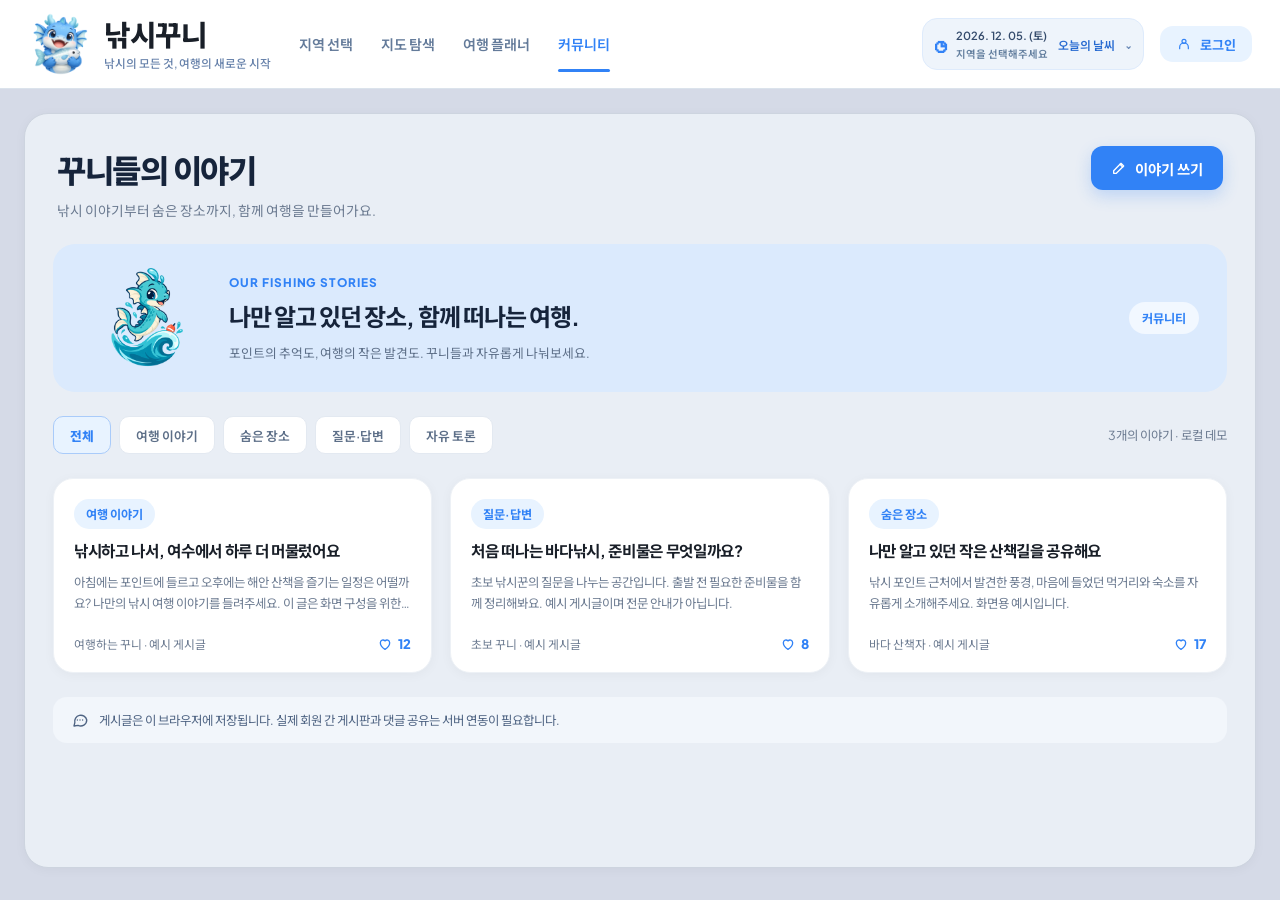
<file: community.html>
<!doctype html>
<html lang="ko">
  <head>
    <meta charset="UTF-8" />
    <meta name="viewport" content="width=device-width, initial-scale=1.0" />
    <meta name="description" content="낚시꾸니 커뮤니티 화면입니다." />
    <title>커뮤니티 | 낚시꾸니</title>
    <link rel="preconnect" href="https://fonts.googleapis.com" />
    <link rel="preconnect" href="https://fonts.gstatic.com" crossorigin />
    <link href="https://fonts.googleapis.com/css2?family=Plus+Jakarta+Sans:wght@400;500;600;700;800&family=Noto+Sans+KR:wght@400;500;600;700;800&display=swap" rel="stylesheet" />
    <link rel="stylesheet" href="css/main.css" />
    <link rel="stylesheet" href="css/community.css" />
    <script src="js/session.js" defer></script>
    <script src="js/main.js" defer></script>
    <script src="js/community.js" defer></script>
  </head>
  <body>
    <div id="app">
      <header class="site-header">
        <div class="header-inner">
          <a class="brand" href="index.html" aria-label="낚시꾸니 지역 선택 홈">
            <img class="brand-logo" src="img/icons/03-낚시꾸니.png" alt="" />
            <span class="header-title">
              <span class="brand-name">낚시꾸니</span>
              <span class="tagline">낚시의 모든 것, 여행의 새로운 시작</span>
            </span>
          </a>

          <nav class="main-nav" aria-label="주요 메뉴">
            <a class="nav-link" href="index.html">지역 선택</a>
            <a class="nav-link" href="map.html">지도 탐색</a>
            <a class="nav-link" href="travel.html">여행 플래너</a>
            <a class="nav-link active" href="community.html" aria-current="page">커뮤니티</a>
          </nav>

          <div class="header-actions">
            <button class="weather-chip home-weather-chip" id="weather-open" type="button" aria-haspopup="dialog" aria-controls="weather-dialog" aria-label="오늘의 날짜와 시간별 날씨 보기">
              <span class="weather-icon" id="weather-icon" aria-hidden="true">☼</span>
              <span class="home-weather-label">
                <time id="weather-date"></time>
                <span class="weather-note" id="weather-location">지역을 선택해주세요</span>
              </span>
              <span class="weather-text" id="weather-current">오늘의 날씨</span>
              <span class="weather-chevron" aria-hidden="true">⌄</span>
            </button>
            <a class="login-link" href="login.html">
              <svg viewBox="0 0 24 24" width="16" height="16" aria-hidden="true" fill="none" stroke="currentColor" stroke-width="1.8" stroke-linecap="round" stroke-linejoin="round"><circle cx="12" cy="8" r="3"/><path d="M5.5 19v-2a6.5 6.5 0 0 1 13 0v2"/></svg>
              <span class="login-link-text">로그인</span>
            </a>
          </div>
        </div>
      </header>

      <div class="app-shell page-shell" id="community-page">
        <main class="main-stage page-stage">
          <div class="page-head">
            <div>
              <h1 class="page-title">꾸니들의 이야기</h1>
              <p class="page-subtitle">낚시 이야기부터 숨은 장소까지, 함께 여행을 만들어가요.</p>
            </div>
            <button class="primary-button" id="write-button" type="button">
              <svg viewBox="0 0 24 24" fill="none" stroke="currentColor" stroke-width="2" stroke-linecap="round" stroke-linejoin="round" aria-hidden="true"><path d="M4 20h4L19 9l-4-4L4 16v4Z"/><path d="m13.5 6.5 4 4"/></svg>
              이야기 쓰기
            </button>
          </div>

          <section class="community-banner" aria-labelledby="banner-title">
            <img class="banner-mascot" src="img/icons/05-wave.png" alt="" />
            <div class="banner-text">
              <p class="banner-eyebrow">OUR FISHING STORIES</p>
              <h2 id="banner-title">나만 알고 있던 장소, 함께 떠나는 여행.</h2>
              <p>포인트의 추억도, 여행의 작은 발견도. 꾸니들과 자유롭게 나눠보세요.</p>
            </div>
            <span class="soft-chip banner-chip">커뮤니티</span>
          </section>

          <div class="board-toolbar">
            <div class="filter-chips" id="category-filter" role="group" aria-label="게시글 카테고리">
              <button class="filter-chip" type="button" data-category="all" aria-pressed="true">전체</button>
              <button class="filter-chip" type="button" data-category="story" aria-pressed="false">여행 이야기</button>
              <button class="filter-chip" type="button" data-category="hidden" aria-pressed="false">숨은 장소</button>
              <button class="filter-chip" type="button" data-category="qna" aria-pressed="false">질문·답변</button>
              <button class="filter-chip" type="button" data-category="free" aria-pressed="false">자유 토론</button>
            </div>
            <p class="post-count" id="post-count" aria-live="polite"></p>
          </div>

          <p class="form-error" id="board-error" role="alert" hidden></p>
          <div class="post-grid" id="post-grid"></div>
          <div class="empty-state" id="post-empty" hidden>
            <p>이 카테고리에는 아직 이야기가 없어요.<br />첫 번째 이야기를 남겨보세요.</p>
            <button class="soft-button" id="empty-write" type="button">이야기 쓰기</button>
          </div>

          <p class="board-note">
            <svg viewBox="0 0 24 24" fill="none" stroke="currentColor" stroke-width="1.8" stroke-linecap="round" stroke-linejoin="round" aria-hidden="true"><path d="M21 12a8 8 0 0 1-11.6 7.1L4 20l1.1-4.4A8 8 0 1 1 21 12Z"/><path d="M8.5 12h.01M12 12h.01M15.5 12h.01"/></svg>
            게시글은 이 브라우저에 저장됩니다. 실제 회원 간 게시판과 댓글 공유는 서버 연동이 필요합니다.
          </p>
        </main>
      </div>
    </div>

    <!-- 게시글 카드: JS가 복제한 뒤 텍스트와 썸네일을 채웁니다. -->
    <template id="post-card-template">
      <article class="post-card">
        <button class="post-open" type="button">
          <span class="post-thumb"><span class="photo-count" hidden></span></span>
          <span class="post-body">
            <span class="category-pill"></span>
            <span class="post-title"></span>
            <span class="post-excerpt"></span>
          </span>
        </button>
        <div class="post-footer">
          <span class="post-meta"></span>
          <span class="post-likes">
            <svg viewBox="0 0 24 24" fill="none" stroke="currentColor" stroke-width="2" stroke-linecap="round" stroke-linejoin="round" aria-hidden="true"><path d="M12 20s-7-4.4-7-10a4 4 0 0 1 7-2.6A4 4 0 0 1 19 10c0 5.6-7 10-7 10Z"/></svg>
            <span class="like-count"></span>
          </span>
        </div>
      </article>
    </template>

    <!-- 작성 창의 사진 미리보기 -->
    <template id="image-preview-template">
      <li class="image-preview">
        <img alt="" />
        <button class="image-remove" type="button">삭제</button>
      </li>
    </template>

    <!-- 카테고리별 썸네일 그림 (사진이 없는 글에 사용) -->
    <template id="thumb-story">
      <svg viewBox="0 0 270 180" aria-hidden="true">
        <rect width="270" height="180" fill="#d6e5f6" />
        <circle cx="206" cy="44" r="19" fill="#fbe3c6" />
        <path d="M76 32l4-4 4 4M48 56l4-4 4 4" stroke="#7b97bb" stroke-width="1.6" fill="none" />
        <path d="M0 96c40-18 80-18 120-4s90 14 150-8v96H0Z" fill="#b6cfea" />
        <path d="M0 122c50-14 90-10 140 2s90 8 130-6v62H0Z" fill="#94b6dc" />
        <path d="M34 170l18-36h70l26 26-34 10Z" fill="#eef4fb" />
        <path d="M46 152V126h28c8 4 10 14 4 24" stroke="#3f5f8c" stroke-width="2" fill="none" />
      </svg>
    </template>
    <template id="thumb-qna">
      <svg viewBox="0 0 270 180" aria-hidden="true">
        <rect width="270" height="180" fill="#d6e5f6" />
        <circle cx="206" cy="44" r="19" fill="#fbe3c6" />
        <path d="M78 34l4-4 4 4M50 58l4-4 4 4" stroke="#7b97bb" stroke-width="1.6" fill="none" />
        <path d="M0 108c50-14 100-14 150 0s80 10 120-4v76H0Z" fill="#b6cfea" />
        <path d="M70 76h130v98H70Z" fill="#fff" />
        <path d="M60 48h150l10 28H50Z" fill="#7aa0d4" />
        <path d="M60 76q7.5 8 15 0t15 0 15 0 15 0 15 0 15 0 15 0 15 0 15 0 15 0" fill="none" stroke="#fff" stroke-width="3" />
        <path d="M150 104h34v70h-34Z" fill="#a9c6ea" />
        <path d="M88 104h40v34H88Z" fill="#e3edf9" stroke="#a9c6ea" stroke-width="2" />
        <path d="M98 132c2-12 6-20 12-22" stroke="#3f5f8c" stroke-width="2" fill="none" />
      </svg>
    </template>
    <template id="thumb-hidden">
      <svg viewBox="0 0 270 180" aria-hidden="true">
        <rect width="270" height="180" fill="#d6e5f6" />
        <circle cx="206" cy="44" r="19" fill="#fbe3c6" />
        <path d="M76 32l4-4 4 4M48 56l4-4 4 4" stroke="#7b97bb" stroke-width="1.6" fill="none" />
        <path d="M0 112c50-14 100-14 150 0s80 10 120-4v72H0Z" fill="#b6cfea" />
        <path d="M60 92l75-44 75 44Z" fill="#8eaedb" />
        <path d="M72 92h126v84H72Z" fill="#fff" />
        <path d="M90 106h18v16H90ZM162 106h18v16h-18ZM90 132h18v16H90ZM162 132h18v16h-18Z" fill="#cfe0f4" />
        <rect x="124" y="128" width="22" height="48" rx="4" fill="#9bbbe3" />
      </svg>
    </template>
    <template id="thumb-free">
      <svg viewBox="0 0 270 180" aria-hidden="true">
        <rect width="270" height="180" fill="#d6e5f6" />
        <circle cx="64" cy="46" r="19" fill="#fbe3c6" />
        <path d="M176 34l4-4 4 4M204 52l4-4 4 4" stroke="#7b97bb" stroke-width="1.6" fill="none" />
        <path d="M0 90c40-14 90-14 140 0s90 12 130-4v94H0Z" fill="#b6cfea" />
        <path d="M0 126c50-12 90-10 140 2s90 8 130-6v58H0Z" fill="#94b6dc" />
        <path d="M100 120c18-20 52-20 70 0-18 20-52 20-70 0Z" fill="#fff" />
        <path d="M170 120l18-14v28Z" fill="#fff" />
        <circle cx="116" cy="117" r="3" fill="#3f5f8c" />
        <path d="M62 102q4-6 8 0M200 96q4-6 8 0" stroke="#fff" stroke-width="2" fill="none" />
      </svg>
    </template>

    <!-- 게시글 상세 -->
    <dialog class="kkuni-dialog post-dialog" id="post-dialog" aria-labelledby="detail-title">
      <div class="dialog-head">
        <span class="category-pill" id="detail-category"></span>
        <button class="dialog-close" id="detail-close" type="button">닫기</button>
      </div>
      <h2 class="detail-title" id="detail-title"></h2>
      <p class="detail-meta" id="detail-meta"></p>
      <div class="detail-gallery" id="detail-gallery" hidden></div>
      <p class="detail-body" id="detail-body"></p>
      <div class="detail-actions">
        <button class="like-button" id="detail-like" type="button">
          <svg viewBox="0 0 24 24" fill="none" stroke="currentColor" stroke-width="2" stroke-linecap="round" stroke-linejoin="round" aria-hidden="true"><path d="M12 20s-7-4.4-7-10a4 4 0 0 1 7-2.6A4 4 0 0 1 19 10c0 5.6-7 10-7 10Z"/></svg>
          <span id="detail-like-count"></span>
        </button>
        <div class="owner-actions" id="owner-actions" hidden>
          <button class="soft-button" id="detail-edit" type="button">수정</button>
          <button class="danger-button" id="detail-delete" type="button">삭제</button>
        </div>
      </div>
    </dialog>

    <!-- 게시글 작성·수정 -->
    <dialog class="kkuni-dialog" id="editor-dialog" aria-labelledby="editor-title">
      <form id="editor-form" method="dialog" novalidate>
        <div class="dialog-head">
          <h2 id="editor-title">이야기 쓰기</h2>
          <button class="dialog-close" id="editor-close" type="button">닫기</button>
        </div>
        <div class="form-field">
          <label for="editor-category">카테고리</label>
          <select id="editor-category" name="category" required>
            <option value="story">여행 이야기</option>
            <option value="hidden">숨은 장소</option>
            <option value="qna">질문·답변</option>
            <option value="free">자유 토론</option>
          </select>
        </div>
        <div class="form-field">
          <label for="editor-post-title">제목 <span aria-hidden="true">*</span></label>
          <input id="editor-post-title" name="title" type="text" maxlength="80" placeholder="2~80자로 입력해주세요" required />
        </div>
        <div class="form-field">
          <label for="editor-body">내용 <span aria-hidden="true">*</span></label>
          <textarea id="editor-body" name="body" maxlength="3000" placeholder="10자 이상 입력해주세요" required></textarea>
          <span class="field-hint" id="editor-counter">0 / 3,000</span>
        </div>
        <div class="form-field">
          <span class="field-label" id="image-label">사진 <span class="field-optional">선택 · 최대 4장 · 크기 자동 조정</span></span>
          <div class="image-picker" id="image-picker" role="group" aria-labelledby="image-label">
            <ul class="image-previews" id="image-previews"></ul>
            <input class="visually-hidden" id="editor-images" type="file" accept="image/jpeg,image/png,image/webp,image/gif,image/avif" multiple />
            <label class="image-add" id="image-add" for="editor-images">
              <svg viewBox="0 0 24 24" fill="none" stroke="currentColor" stroke-width="1.8" stroke-linecap="round" stroke-linejoin="round" aria-hidden="true"><rect x="3" y="5" width="18" height="14" rx="2"/><circle cx="9" cy="10" r="1.8"/><path d="m21 16-5-5-8 8"/></svg>
              <span>사진 추가</span>
            </label>
          </div>
          <span class="field-hint image-status" id="image-status" aria-live="polite">사진을 끌어다 놓아도 됩니다.</span>
        </div>
        <p class="form-error" id="editor-error" role="alert" hidden></p>
        <div class="dialog-actions">
          <button class="soft-button" id="editor-cancel" type="button">취소</button>
          <button class="primary-button" id="editor-submit" type="submit">등록하기</button>
        </div>
      </form>
    </dialog>

    <dialog class="kkuni-dialog weather-dialog" id="weather-dialog" aria-labelledby="weather-dialog-title" aria-describedby="weather-dialog-description">
      <div class="dialog-head">
        <div>
          <p class="weather-eyebrow" id="weather-dialog-date">오늘의 날씨</p>
          <h2 id="weather-dialog-title">지역별 시간대 날씨</h2>
        </div>
        <button class="dialog-close" id="weather-close" type="button" aria-label="날씨 창 닫기" autofocus>닫기</button>
      </div>
      <p class="weather-description" id="weather-dialog-description">선택한 지역의 현재 날씨와 오늘의 시간별 예보를 확인하세요.</p>
      <div class="weather-status" id="weather-status" role="status" aria-live="polite">지도에서 지역을 선택하면 날씨를 확인할 수 있어요.</div>
      <div id="weather-content" hidden>
        <div class="weather-overview" id="weather-overview"></div>
        <section class="weather-alerts" id="weather-alerts" aria-labelledby="weather-alert-title" aria-live="polite"></section>
        <section aria-labelledby="weather-hourly-title">
          <div class="weather-section-head">
            <h3 id="weather-hourly-title">오늘의 시간별 날씨</h3>
            <span>한국 표준시 · KST</span>
          </div>
          <div class="weather-table-wrap" tabindex="0" role="region" aria-label="시간별 날씨 표, 작은 화면에서는 옆으로 스크롤하세요">
            <table class="weather-table">
              <caption class="visually-hidden">선택한 지역의 오늘 시간별 기온, 하늘 상태, 강수량, 강수 확률, 습도와 풍속</caption>
              <thead><tr><th scope="col">시간</th><th scope="col">날씨</th><th scope="col">기온</th><th scope="col">강수량</th><th scope="col">강수 확률</th><th scope="col">습도</th><th scope="col">풍속</th></tr></thead>
              <tbody id="weather-hours"></tbody>
            </table>
          </div>
          <p class="weather-hourly-note">—는 제공되지 않은 값입니다. 시간이 지난 예보는 최신 발표에 포함되지 않을 수 있어요.</p>
        </section>
        <div class="weather-extras" id="weather-extras" hidden></div>
        <p class="weather-source" id="weather-source"></p>
        <p class="weather-warning" id="weather-warning" hidden></p>
      </div>
      <div class="dialog-actions"><button class="soft-button" id="weather-retry" type="button" hidden>다시 확인</button></div>
    </dialog>
  </body>
</html>
</file>
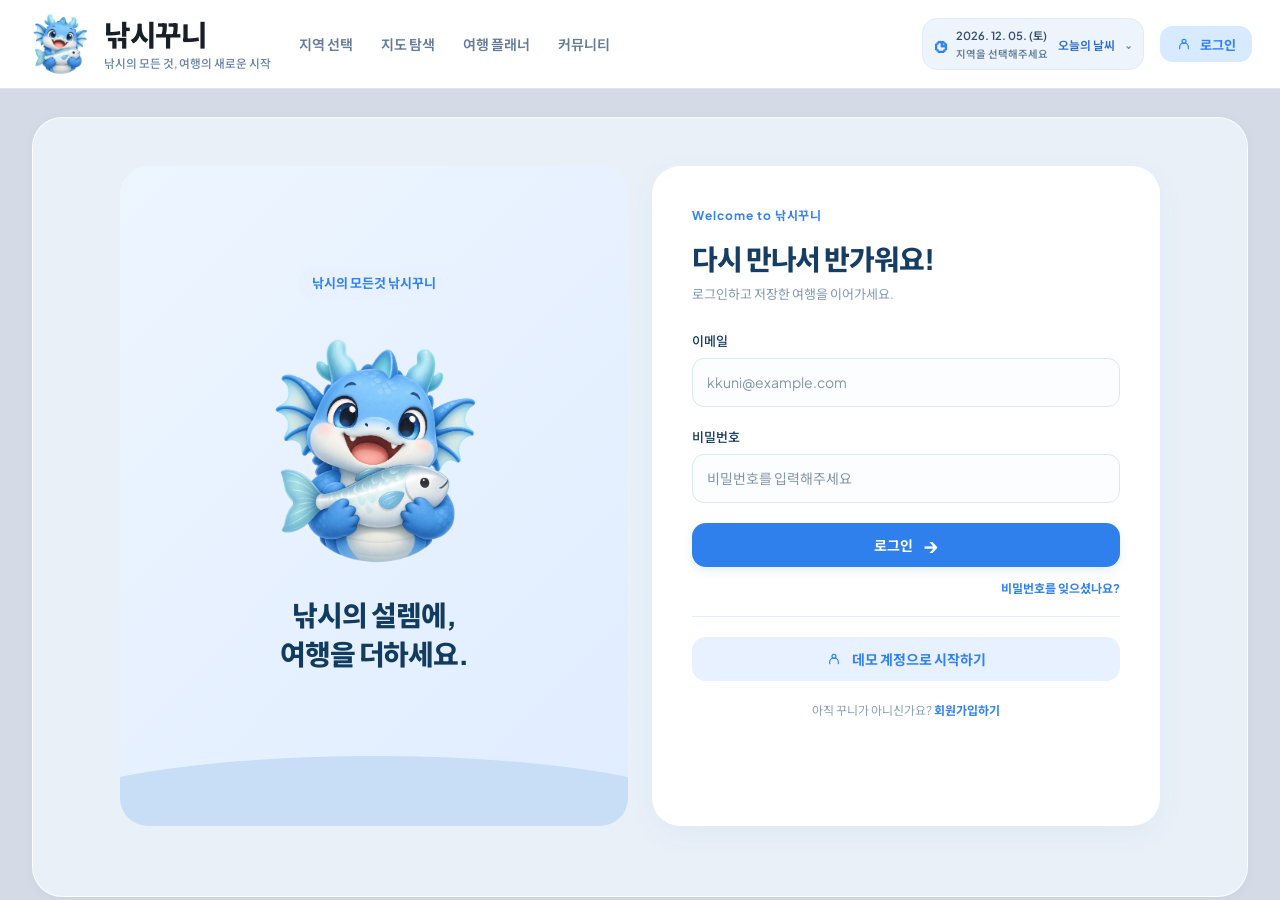
<file: login.html>
<!doctype html>
<html lang="ko">
  <head>
    <meta charset="UTF-8" />
    <meta name="viewport" content="width=device-width, initial-scale=1.0" />
    <meta name="description" content="낚시꾸니 로그인 화면입니다." />
    <title>로그인 | 낚시꾸니</title>
    <link rel="preconnect" href="https://fonts.googleapis.com" />
    <link rel="preconnect" href="https://fonts.gstatic.com" crossorigin />
    <link href="https://fonts.googleapis.com/css2?family=Plus+Jakarta+Sans:wght@400;500;600;700;800&family=Noto+Sans+KR:wght@400;500;600;700;800&display=swap" rel="stylesheet" />
    <link rel="stylesheet" href="css/main.css" />
    <link rel="stylesheet" href="css/login.css"/>
    <script src="js/session.js" defer></script>
    <script src="js/main.js" defer></script>
    <script src="js/login.js" defer></script>
  </head>
  <body>
    <div id="app">
      <header class="site-header">
        <div class="header-inner">
          <a class="brand" href="index.html" aria-label="낚시꾸니 지역 선택 홈">
            <img class="brand-logo" src="img/icons/03-낚시꾸니.png" alt="" />
            <span class="header-title">
              <span class="brand-name">낚시꾸니</span>
              <span class="tagline">낚시의 모든 것, 여행의 새로운 시작</span>
            </span>
          </a>

          <nav class="main-nav" aria-label="주요 메뉴">
            <a class="nav-link" href="index.html">지역 선택</a>
            <a class="nav-link" href="map.html">지도 탐색</a>
            <a class="nav-link" href="travel.html">여행 플래너</a>
            <a class="nav-link" href="community.html">커뮤니티</a>
          </nav>

          <div class="header-actions">
            <button class="weather-chip home-weather-chip" id="weather-open" type="button" aria-haspopup="dialog" aria-controls="weather-dialog" aria-label="오늘의 날짜와 시간별 날씨 보기">
              <span class="weather-icon" id="weather-icon" aria-hidden="true">☼</span>
              <span class="home-weather-label">
                <time id="weather-date"></time>
                <span class="weather-note" id="weather-location">지역을 선택해주세요</span>
              </span>
              <span class="weather-text" id="weather-current">오늘의 날씨</span>
              <span class="weather-chevron" aria-hidden="true">⌄</span>
            </button>
            <a class="login-link active" href="login.html" aria-current="page">
              <svg viewBox="0 0 24 24" width="16" height="16" aria-hidden="true" fill="none" stroke="currentColor" stroke-width="1.8" stroke-linecap="round" stroke-linejoin="round"><circle cx="12" cy="8" r="3"/><path d="M5.5 19v-2a6.5 6.5 0 0 1 13 0v2"/></svg>
              <span class="login-link-text">로그인</span>
            </a>
          </div>
        </div>
      </header>

      <div class="app-shell" id="login-page">

        <main class="login-layout">
          <!--왼쪽 캐릭터와 소개 문구-->
          <section class="login-promo">
            <p class="login-promo-badge">낚시의 모든것 낚시꾸니</p>

            <img class="login-mascot"
              src="img/icons/03-낚시꾸니.png"
              alt="물고기를 안고 있는 낚시꾸니"
            />
            <h2 id="login-promo-title">
              낚시의 설렘에,<br/>
              여행을 더하세요.
            </h2>
          </section>

          <section class="login-card">
            <p class ="login-eyebrow">Welcome to 낚시꾸니</p>

            <h1 id="login-title">다시 만나서 반가워요!</h1>
            <p class="login-description">
              로그인하고 저장한 여행을 이어가세요.
            </p>
            <form id="login-form" method="post">
              <div class="login-field">
                <label for="login-email">이메일</label>
                <input
                  type="email"
                  id="login-email"
                  name="email"
                  placeholder="kkuni@example.com"
                  autocomplete="username"
                  required
                />
              </div>

              <div class="login-field">
                <label for="login-password">비밀번호</label>
                <input
                  type="password"
                  id="login-password"
                  name="password"
                  placeholder="비밀번호를 입력해주세요"
                  autocomplete="current-password"
                  required
                />
              </div>

              <button
                class="login-submit"
                id="login-submit"
                type="submit"
              >
                로그인
                <span aria-hidden="true">→</span>
              </button>
            </form>

            <p class="login-help">
              <button
                class="login-signup-link"
                id="reset-button"
                type="button"
              >
                비밀번호를 잊으셨나요?
              </button>
            </p>

            <hr class="login-divider" />

            <button class="login-demo" id="demo-login" type="button">
              <svg
                viewBox="0 0 24 24"
                fill="none"
                stroke="currentColor"
                stroke-width="1.8"
                stroke-linecap="round"
                stroke-linejoin="round"
                aria-hidden="true"
              >
                <circle cx="12" cy="8" r="3" />
                <path d="M5.5 19v-2a6.5 6.5 0 0 1 13 0v2" />
              </svg>
              데모 계정으로 시작하기
            </button>

            <p class="login-signup">
              아직 꾸니가 아니신가요?
              <button
                class="login-signup-link"
                id="signup-button"
                type="button"
              >
                회원가입하기
              </button>
            </p>
          </section>

        </main>

      </div>
    </div>
    <dialog
      class="signup-dialog"
      id="signup-dialog"
      aria-labelledby="signup-title"
    >
    <form id="signup-form" method="post">
      <div class="signup-dialog-header">
        <h2 id="signup-title">회원가입</h2>

        <button
          class="signup-close"
          id="signup-close"
          type="button"
          aria-label="회원가입 창 닫기"
        >
          닫기
        </button>
      </div>

      <div class="login-field">
        <label for="signup-name">이름</label>
        <input
          id="signup-name"
          name="name"
          type="text"
          autocomplete="name"
          maxlength="20"
          required
          autofocus
        />
      </div>

      <div class="login-field">
        <label for="signup-email">이메일</label>
        <input
          id="signup-email"
          name="email"
          type="email"
          autocomplete="email"
          required
        />
      </div>

      <div class="login-field">
        <label for="signup-password">비밀번호</label>
        <input
          id="signup-password"
          name="password"
          type="password"
          autocomplete="new-password"
          placeholder="8자 이상 입력해주세요"
          minlength="8"
          required
        />
      </div>

      <div class="login-field">
        <label for="signup-password-confirm">비밀번호 확인</label>
        <input
          id="signup-password-confirm"
          name="passwordConfirm"
          type="password"
          autocomplete="new-password"
          required
        />
      </div>

      <button class="login-submit" type="submit">
        가입하기
      </button>
    </form>
  </dialog>

    <!-- 비밀번호 찾기: 가입한 이메일과 이름이 일치하면 새 비밀번호로 재설정합니다. -->
    <dialog
      class="signup-dialog"
      id="reset-dialog"
      aria-labelledby="reset-title"
    >
    <form id="reset-form" method="post">
      <div class="signup-dialog-header">
        <h2 id="reset-title">비밀번호 찾기</h2>

        <button
          class="signup-close"
          id="reset-close"
          type="button"
          aria-label="비밀번호 찾기 창 닫기"
        >
          닫기
        </button>
      </div>

      <p class="reset-description">
        가입할 때 입력한 이메일과 이름을 확인한 뒤 새 비밀번호로 바꿉니다.
      </p>

      <div class="login-field">
        <label for="reset-email">가입한 이메일</label>
        <input
          id="reset-email"
          name="email"
          type="email"
          autocomplete="username"
          required
        />
      </div>

      <div class="login-field">
        <label for="reset-name">가입한 이름</label>
        <input
          id="reset-name"
          name="name"
          type="text"
          autocomplete="name"
          maxlength="20"
          required
        />
      </div>

      <div class="login-field">
        <label for="reset-password">새 비밀번호</label>
        <input
          id="reset-password"
          name="password"
          type="password"
          autocomplete="new-password"
          placeholder="8자 이상 입력해주세요"
          minlength="8"
          required
        />
      </div>

      <div class="login-field">
        <label for="reset-password-confirm">새 비밀번호 확인</label>
        <input
          id="reset-password-confirm"
          name="passwordConfirm"
          type="password"
          autocomplete="new-password"
          required
        />
      </div>

      <button class="login-submit" id="reset-submit" type="submit">
        비밀번호 재설정
      </button>
    </form>
  </dialog>

    <dialog class="kkuni-dialog weather-dialog" id="weather-dialog" aria-labelledby="weather-dialog-title" aria-describedby="weather-dialog-description">
      <div class="dialog-head">
        <div>
          <p class="weather-eyebrow" id="weather-dialog-date">오늘의 날씨</p>
          <h2 id="weather-dialog-title">지역별 시간대 날씨</h2>
        </div>
        <button class="dialog-close" id="weather-close" type="button" aria-label="날씨 창 닫기" autofocus>닫기</button>
      </div>
      <p class="weather-description" id="weather-dialog-description">선택한 지역의 현재 날씨와 오늘의 시간별 예보를 확인하세요.</p>
      <div class="weather-status" id="weather-status" role="status" aria-live="polite">지도에서 지역을 선택하면 날씨를 확인할 수 있어요.</div>
      <div id="weather-content" hidden>
        <div class="weather-overview" id="weather-overview"></div>
        <section class="weather-alerts" id="weather-alerts" aria-labelledby="weather-alert-title" aria-live="polite"></section>
        <section aria-labelledby="weather-hourly-title">
          <div class="weather-section-head">
            <h3 id="weather-hourly-title">오늘의 시간별 날씨</h3>
            <span>한국 표준시 · KST</span>
          </div>
          <div class="weather-table-wrap" tabindex="0" role="region" aria-label="시간별 날씨 표, 작은 화면에서는 옆으로 스크롤하세요">
            <table class="weather-table">
              <caption class="visually-hidden">선택한 지역의 오늘 시간별 기온, 하늘 상태, 강수량, 강수 확률, 습도와 풍속</caption>
              <thead><tr><th scope="col">시간</th><th scope="col">날씨</th><th scope="col">기온</th><th scope="col">강수량</th><th scope="col">강수 확률</th><th scope="col">습도</th><th scope="col">풍속</th></tr></thead>
              <tbody id="weather-hours"></tbody>
            </table>
          </div>
          <p class="weather-hourly-note">—는 제공되지 않은 값입니다. 시간이 지난 예보는 최신 발표에 포함되지 않을 수 있어요.</p>
        </section>
        <div class="weather-extras" id="weather-extras" hidden></div>
        <p class="weather-source" id="weather-source"></p>
        <p class="weather-warning" id="weather-warning" hidden></p>
      </div>
      <div class="dialog-actions"><button class="soft-button" id="weather-retry" type="button" hidden>다시 확인</button></div>
    </dialog>
  </body>
</html>
</file>
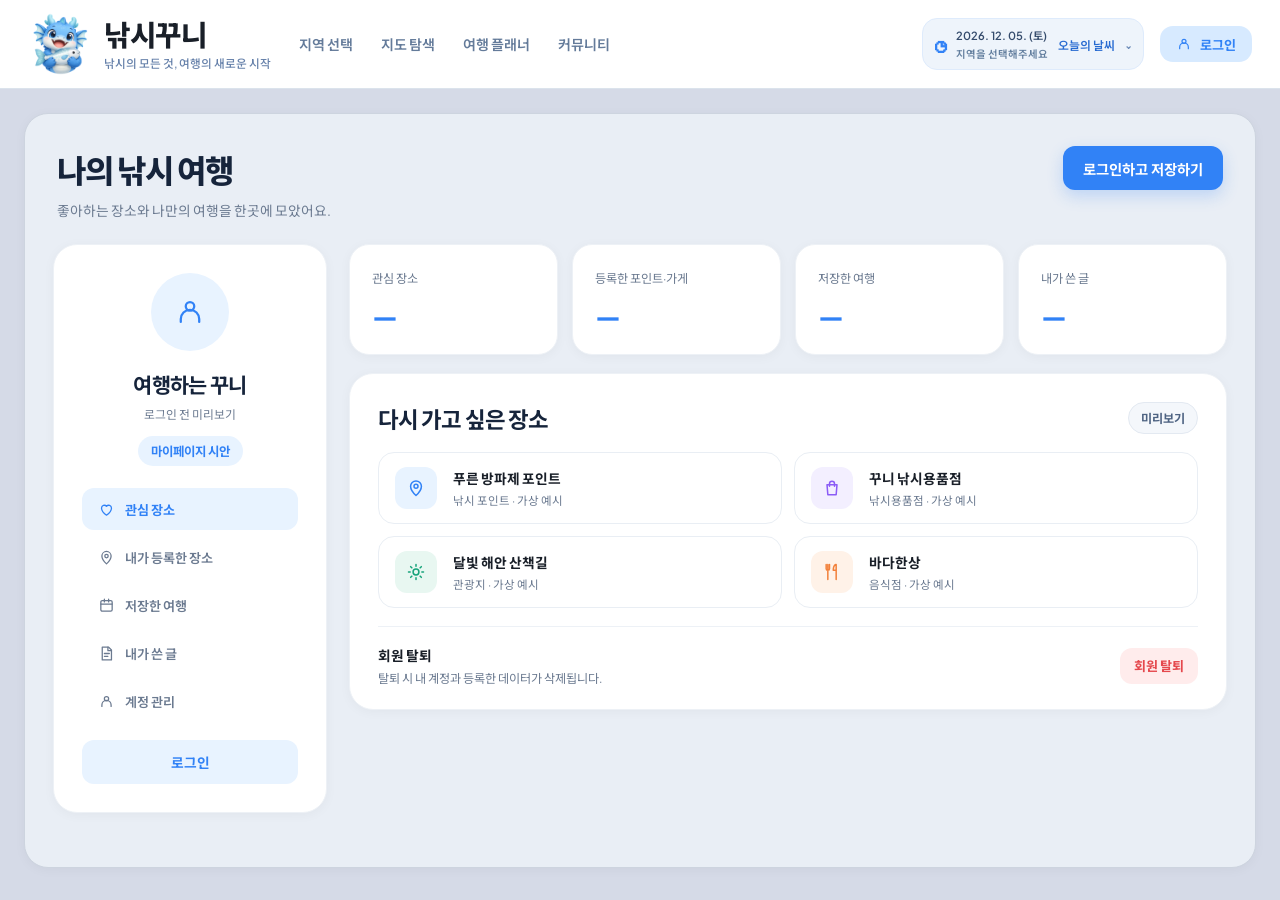
<file: mypage.html>
<!doctype html>
<html lang="ko">
  <head>
    <meta charset="UTF-8" />
    <meta name="viewport" content="width=device-width, initial-scale=1.0" />
    <meta name="description" content="낚시꾸니 마이페이지 화면입니다." />
    <title>마이페이지 | 낚시꾸니</title>
    <link rel="preconnect" href="https://fonts.googleapis.com" />
    <link rel="preconnect" href="https://fonts.gstatic.com" crossorigin />
    <link href="https://fonts.googleapis.com/css2?family=Plus+Jakarta+Sans:wght@400;500;600;700;800&family=Noto+Sans+KR:wght@400;500;600;700;800&display=swap" rel="stylesheet" />
    <link rel="stylesheet" href="css/main.css" />
    <link rel="stylesheet" href="css/mypage.css" />
    <script src="js/session.js" defer></script>
    <script src="js/main.js" defer></script>
    <script src="js/mypage.js" defer></script>
  </head>
  <body>
    <!-- 장소 유형 아이콘: <use href="#icon-..."> 로 재사용합니다. -->
    <svg width="0" height="0" style="position: absolute" aria-hidden="true">
      <symbol id="icon-point" viewBox="0 0 24 24"><path d="M12 21s-6.5-5.6-6.5-11a6.5 6.5 0 0 1 13 0c0 5.4-6.5 11-6.5 11Z"/><circle cx="12" cy="10" r="2.4"/></symbol>
      <symbol id="icon-store" viewBox="0 0 24 24"><path d="M6 8h12l-1 12H7L6 8Z"/><path d="M9 10V7a3 3 0 0 1 6 0v3"/></symbol>
      <symbol id="icon-attraction" viewBox="0 0 24 24"><circle cx="12" cy="12" r="3.5"/><path d="M12 3v2M12 19v2M3 12h2M19 12h2M5.6 5.6 7 7M17 17l1.4 1.4M5.6 18.4 7 17M17 7l1.4-1.4"/></symbol>
      <symbol id="icon-restaurant" viewBox="0 0 24 24"><path d="M7 3v8M5 3v5a2 2 0 0 0 4 0V3M7 11v10M16 3c-2 1.5-2.5 4-2.5 7H17V3M17 10v11"/></symbol>
      <symbol id="icon-lodging" viewBox="0 0 24 24"><path d="M3 18V7M3 14h18v4M21 14v-2a3 3 0 0 0-3-3h-7v5"/><circle cx="7" cy="11" r="1.6"/></symbol>
      <symbol id="icon-festival" viewBox="0 0 24 24"><path d="m12 3 2.6 5.4 5.9.8-4.3 4.1 1 5.9L12 16.4l-5.3 2.8 1-5.9L3.5 9.2l5.9-.8L12 3Z"/></symbol>
      <symbol id="icon-trip" viewBox="0 0 24 24"><rect x="4" y="5" width="16" height="15" rx="2"/><path d="M4 10h16M9 3v4M15 3v4"/></symbol>
      <symbol id="icon-heart" viewBox="0 0 24 24"><path d="M12 20s-7-4.4-7-10a4 4 0 0 1 7-2.6A4 4 0 0 1 19 10c0 5.6-7 10-7 10Z"/></symbol>
      <symbol id="icon-post" viewBox="0 0 24 24"><path d="M6 3h9l4 4v14H6Z"/><path d="M14 3v5h5M9 12h7M9 16h5"/></symbol>
      <symbol id="icon-user" viewBox="0 0 24 24"><circle cx="12" cy="8" r="3"/><path d="M5.5 19v-2a6.5 6.5 0 0 1 13 0v2"/></symbol>
    </svg>

    <div id="app">
      <header class="site-header">
        <div class="header-inner">
          <a class="brand" href="index.html" aria-label="낚시꾸니 지역 선택 홈">
            <img class="brand-logo" src="img/icons/03-낚시꾸니.png" alt="" />
            <span class="header-title">
              <span class="brand-name">낚시꾸니</span>
              <span class="tagline">낚시의 모든 것, 여행의 새로운 시작</span>
            </span>
          </a>

          <nav class="main-nav" aria-label="주요 메뉴">
            <a class="nav-link" href="index.html">지역 선택</a>
            <a class="nav-link" href="map.html">지도 탐색</a>
            <a class="nav-link" href="travel.html">여행 플래너</a>
            <a class="nav-link" href="community.html">커뮤니티</a>
          </nav>

          <div class="header-actions">
            <button class="weather-chip home-weather-chip" id="weather-open" type="button" aria-haspopup="dialog" aria-controls="weather-dialog" aria-label="오늘의 날짜와 시간별 날씨 보기">
              <span class="weather-icon" id="weather-icon" aria-hidden="true">☼</span>
              <span class="home-weather-label">
                <time id="weather-date"></time>
                <span class="weather-note" id="weather-location">지역을 선택해주세요</span>
              </span>
              <span class="weather-text" id="weather-current">오늘의 날씨</span>
              <span class="weather-chevron" aria-hidden="true">⌄</span>
            </button>
            <a class="login-link active" href="login.html?next=mypage.html" aria-current="page">
              <svg viewBox="0 0 24 24" width="16" height="16" aria-hidden="true" fill="none" stroke="currentColor" stroke-width="1.8" stroke-linecap="round" stroke-linejoin="round"><circle cx="12" cy="8" r="3"/><path d="M5.5 19v-2a6.5 6.5 0 0 1 13 0v2"/></svg>
              <span class="login-link-text">로그인</span>
            </a>
          </div>
        </div>
      </header>

      <div class="app-shell page-shell" id="mypage-page">
        <main class="main-stage page-stage">
          <div class="page-head">
            <div>
              <h1 class="page-title">나의 낚시 여행</h1>
              <p class="page-subtitle">좋아하는 장소와 나만의 여행을 한곳에 모았어요.</p>
            </div>
            <a class="primary-button" id="head-action" href="login.html?next=mypage.html">로그인하고 저장하기</a>
          </div>

          <p class="form-error" id="mypage-error" role="alert" hidden></p>

          <div class="mypage-layout">
            <aside class="profile-card" aria-label="내 정보">
              <div class="profile-avatar"><svg aria-hidden="true"><use href="#icon-user" /></svg></div>
              <h2 class="profile-name" id="profile-name">여행하는 꾸니</h2>
              <p class="profile-meta" id="profile-meta">로그인 전 미리보기</p>
              <span class="profile-badge" id="profile-badge">마이페이지 시안</span>

              <div class="mypage-tabs" role="tablist" aria-label="마이페이지 메뉴">
                <button class="mypage-tab" type="button" role="tab" id="tab-favorites" data-tab="favorites" aria-controls="mypage-panel" aria-selected="true">
                  <svg aria-hidden="true"><use href="#icon-heart" /></svg>관심 장소
                </button>
                <button class="mypage-tab" type="button" role="tab" id="tab-markers" data-tab="markers" aria-controls="mypage-panel" aria-selected="false" tabindex="-1">
                  <svg aria-hidden="true"><use href="#icon-point" /></svg>내가 등록한 장소
                </button>
                <button class="mypage-tab" type="button" role="tab" id="tab-trips" data-tab="trips" aria-controls="mypage-panel" aria-selected="false" tabindex="-1">
                  <svg aria-hidden="true"><use href="#icon-trip" /></svg>저장한 여행
                </button>
                <button class="mypage-tab" type="button" role="tab" id="tab-posts" data-tab="posts" aria-controls="mypage-panel" aria-selected="false" tabindex="-1">
                  <svg aria-hidden="true"><use href="#icon-post" /></svg>내가 쓴 글
                </button>
                <button class="mypage-tab" type="button" role="tab" id="tab-account" data-tab="account" aria-controls="mypage-panel" aria-selected="false" tabindex="-1">
                  <svg aria-hidden="true"><use href="#icon-user" /></svg>계정 관리
                </button>
              </div>

              <a class="soft-button profile-action" id="profile-login" href="login.html?next=mypage.html">로그인</a>
              <button class="soft-button profile-action" id="profile-logout" type="button" hidden>로그아웃</button>
            </aside>

            <section class="mypage-content">
              <div class="stat-grid">
                <button class="stat-card" type="button" data-tab="favorites">
                  <span class="stat-label">관심 장소</span>
                  <strong class="stat-value" id="stat-favorites">—</strong>
                </button>
                <button class="stat-card" type="button" data-tab="markers">
                  <span class="stat-label">등록한 포인트·가게</span>
                  <strong class="stat-value" id="stat-markers">—</strong>
                </button>
                <button class="stat-card" type="button" data-tab="trips">
                  <span class="stat-label">저장한 여행</span>
                  <strong class="stat-value" id="stat-trips">—</strong>
                </button>
                <button class="stat-card" type="button" data-tab="posts">
                  <span class="stat-label">내가 쓴 글</span>
                  <strong class="stat-value" id="stat-posts">—</strong>
                </button>
              </div>

              <section class="panel-card" id="mypage-panel" role="tabpanel" aria-labelledby="panel-title">
                <div class="panel-head">
                  <h2 id="panel-title">다시 가고 싶은 장소</h2>
                  <span class="soft-chip" id="panel-badge">미리보기</span>
                </div>

                <div class="item-grid" id="item-list"></div>

                <div class="empty-state" id="item-empty" hidden>
                  <p id="empty-text"></p>
                  <a class="soft-button" id="empty-link" href="map.html"></a>
                </div>

                <dl class="account-info" id="account-info" hidden>
                  <div><dt>닉네임</dt><dd id="account-name"></dd></div>
                  <div><dt>이메일</dt><dd id="account-email"></dd></div>
                  <div><dt>가입일</dt><dd id="account-created"></dd></div>
                  <div><dt>작성한 게시글</dt><dd id="account-posts"></dd></div>
                </dl>

                <div class="account-row" id="account-edit-row" hidden>
                  <div>
                    <p class="danger-title">회원정보 수정</p>
                    <p class="danger-copy">닉네임과 비밀번호를 변경할 수 있어요.</p>
                  </div>
                  <button class="soft-button" id="profile-edit-open" type="button">정보 수정</button>
                </div>

                <div class="danger-row">
                  <div>
                    <p class="danger-title">회원 탈퇴</p>
                    <p class="danger-copy">탈퇴 시 내 계정과 등록한 데이터가 삭제됩니다.</p>
                  </div>
                  <button class="danger-button" id="withdraw-open" type="button">회원 탈퇴</button>
                </div>
              </section>
            </section>
          </div>
        </main>
      </div>
    </div>

    <!-- 목록 항목: 장소·여행 모두 같은 모양을 사용합니다. -->
    <template id="item-template">
      <article class="list-item">
        <span class="item-icon"><svg aria-hidden="true"><use /></svg></span>
        <span class="item-text">
          <strong class="item-name"></strong>
          <span class="item-meta"></span>
        </span>
        <span class="item-actions"></span>
      </article>
    </template>

    <!-- 저장한 여행 상세·메모: 기존 마이페이지 안에서 열립니다. -->
    <dialog class="kkuni-dialog trip-detail-dialog" id="trip-detail-dialog" aria-labelledby="trip-detail-title">
      <form id="trip-detail-form" novalidate>
        <div class="dialog-head">
          <div><p class="trip-detail-eyebrow">저장한 여행</p><h2 id="trip-detail-title">여행 상세</h2></div>
          <button class="dialog-close" id="trip-detail-close" type="button">닫기</button>
        </div>
        <p class="trip-detail-meta" id="trip-detail-meta"></p>
        <p class="trip-detail-summary" id="trip-detail-summary" hidden></p>
        <div class="trip-detail-route" id="trip-detail-route" hidden></div>
        <section class="trip-detail-map-section" aria-label="여행 장소 지도">
          <div class="trip-map-head"><h3>장소 한눈에 보기</h3><button class="item-action" id="trip-map-retry" type="button" hidden>지도 다시 불러오기</button></div>
          <p class="trip-detail-map-status" id="trip-detail-map-status" role="status"></p>
          <div class="trip-detail-map" id="trip-detail-map" aria-label="저장한 여행의 카카오 지도"></div>
          <p class="trip-map-caption">마커를 누르면 해당 장소와 메모로 이동합니다. 숙박·음식점은 서로 다른 아이콘으로 표시돼요.</p>
        </section>
        <section class="trip-memo-section">
          <div class="form-field">
            <label for="trip-detail-memo">여행 전체 메모</label>
            <textarea id="trip-detail-memo" maxlength="10000" rows="4" placeholder="준비물, 예약 정보, 여행에서 기억할 내용을 적어보세요."></textarea>
            <span class="trip-note-help">최대 10,000자 · 메모 저장을 누르면 이 브라우저에 저장됩니다.</span>
          </div>
        </section>
        <div class="trip-detail-days" id="trip-detail-days"></div>
        <section class="trip-detail-tips" id="trip-detail-tips" hidden><h3>여행 참고사항</h3><ul id="trip-detail-tip-list"></ul></section>
        <p class="form-error" id="trip-detail-error" role="alert" hidden></p>
        <div class="trip-detail-footer">
          <p id="trip-detail-save-status" role="status"></p>
          <button class="primary-button" id="trip-detail-save" type="submit">메모 저장</button>
        </div>
      </form>
    </dialog>

    <!-- 회원정보 수정: 현재 비밀번호를 확인한 뒤 닉네임·비밀번호를 바꿉니다. -->
    <dialog class="kkuni-dialog" id="profile-dialog" aria-labelledby="profile-title">
      <form id="profile-form" novalidate>
        <div class="dialog-head">
          <h2 id="profile-title">회원정보 수정</h2>
          <button class="dialog-close" id="profile-close" type="button">닫기</button>
        </div>
        <p class="withdraw-lead">이메일(<span id="profile-email"></span>)은 계정을 구분하는 값이라 변경할 수 없어요.</p>
        <div class="form-field">
          <label for="profile-name-input">닉네임</label>
          <input id="profile-name-input" type="text" maxlength="20" autocomplete="nickname" required />
        </div>
        <div class="form-field">
          <label for="profile-new-password">새 비밀번호 <span class="field-optional">(변경할 때만 입력)</span></label>
          <input id="profile-new-password" type="password" minlength="8" autocomplete="new-password" placeholder="8자 이상 입력해주세요" />
        </div>
        <div class="form-field">
          <label for="profile-new-password-confirm">새 비밀번호 확인</label>
          <input id="profile-new-password-confirm" type="password" autocomplete="new-password" />
        </div>
        <div class="form-field">
          <label for="profile-current-password">현재 비밀번호</label>
          <input id="profile-current-password" type="password" autocomplete="current-password" required />
        </div>
        <p class="form-error" id="profile-error" role="alert" hidden></p>
        <div class="dialog-actions">
          <button class="soft-button" id="profile-cancel" type="button">취소</button>
          <button class="primary-button" id="profile-submit" type="submit">저장하기</button>
        </div>
      </form>
    </dialog>

    <!-- 회원 탈퇴 -->
    <dialog class="kkuni-dialog" id="withdraw-dialog" aria-labelledby="withdraw-title">
      <form id="withdraw-form" method="dialog" novalidate>
        <div class="dialog-head">
          <h2 id="withdraw-title">회원 탈퇴</h2>
          <button class="dialog-close" id="withdraw-close" type="button">닫기</button>
        </div>
        <p class="withdraw-lead">탈퇴하면 이 브라우저에 저장된 아래 정보가 모두 삭제되며 되돌릴 수 없습니다.</p>
        <ul class="withdraw-scope">
          <li>계정 정보 (<span id="scope-email"></span>)</li>
          <li>등록한 포인트·가게 <strong id="scope-markers">0</strong>개</li>
          <li>관심 장소 <strong id="scope-favorites">0</strong>개</li>
          <li>저장한 여행 <strong id="scope-trips">0</strong>개</li>
          <li>작성한 게시글 <strong id="scope-posts">0</strong>개</li>
        </ul>
        <div class="form-field">
          <label for="withdraw-confirm">확인을 위해 <strong>탈퇴</strong>를 입력해주세요</label>
          <input id="withdraw-confirm" type="text" autocomplete="off" required />
        </div>
        <div class="form-field">
          <label for="withdraw-password">현재 비밀번호</label>
          <input id="withdraw-password" type="password" autocomplete="current-password" required />
        </div>
        <p class="form-error" id="withdraw-error" role="alert" hidden></p>
        <div class="dialog-actions">
          <button class="soft-button" id="withdraw-cancel" type="button">취소</button>
          <button class="danger-button solid" id="withdraw-submit" type="submit">탈퇴하기</button>
        </div>
      </form>
    </dialog>

    <dialog class="kkuni-dialog weather-dialog" id="weather-dialog" aria-labelledby="weather-dialog-title" aria-describedby="weather-dialog-description">
      <div class="dialog-head">
        <div>
          <p class="weather-eyebrow" id="weather-dialog-date">오늘의 날씨</p>
          <h2 id="weather-dialog-title">지역별 시간대 날씨</h2>
        </div>
        <button class="dialog-close" id="weather-close" type="button" aria-label="날씨 창 닫기" autofocus>닫기</button>
      </div>
      <p class="weather-description" id="weather-dialog-description">선택한 지역의 현재 날씨와 오늘의 시간별 예보를 확인하세요.</p>
      <div class="weather-status" id="weather-status" role="status" aria-live="polite">지도에서 지역을 선택하면 날씨를 확인할 수 있어요.</div>
      <div id="weather-content" hidden>
        <div class="weather-overview" id="weather-overview"></div>
        <section class="weather-alerts" id="weather-alerts" aria-labelledby="weather-alert-title" aria-live="polite"></section>
        <section aria-labelledby="weather-hourly-title">
          <div class="weather-section-head">
            <h3 id="weather-hourly-title">오늘의 시간별 날씨</h3>
            <span>한국 표준시 · KST</span>
          </div>
          <div class="weather-table-wrap" tabindex="0" role="region" aria-label="시간별 날씨 표, 작은 화면에서는 옆으로 스크롤하세요">
            <table class="weather-table">
              <caption class="visually-hidden">선택한 지역의 오늘 시간별 기온, 하늘 상태, 강수량, 강수 확률, 습도와 풍속</caption>
              <thead><tr><th scope="col">시간</th><th scope="col">날씨</th><th scope="col">기온</th><th scope="col">강수량</th><th scope="col">강수 확률</th><th scope="col">습도</th><th scope="col">풍속</th></tr></thead>
              <tbody id="weather-hours"></tbody>
            </table>
          </div>
          <p class="weather-hourly-note">—는 제공되지 않은 값입니다. 시간이 지난 예보는 최신 발표에 포함되지 않을 수 있어요.</p>
        </section>
        <div class="weather-extras" id="weather-extras" hidden></div>
        <p class="weather-source" id="weather-source"></p>
        <p class="weather-warning" id="weather-warning" hidden></p>
      </div>
      <div class="dialog-actions"><button class="soft-button" id="weather-retry" type="button" hidden>다시 확인</button></div>
    </dialog>
  </body>
</html>
</file>
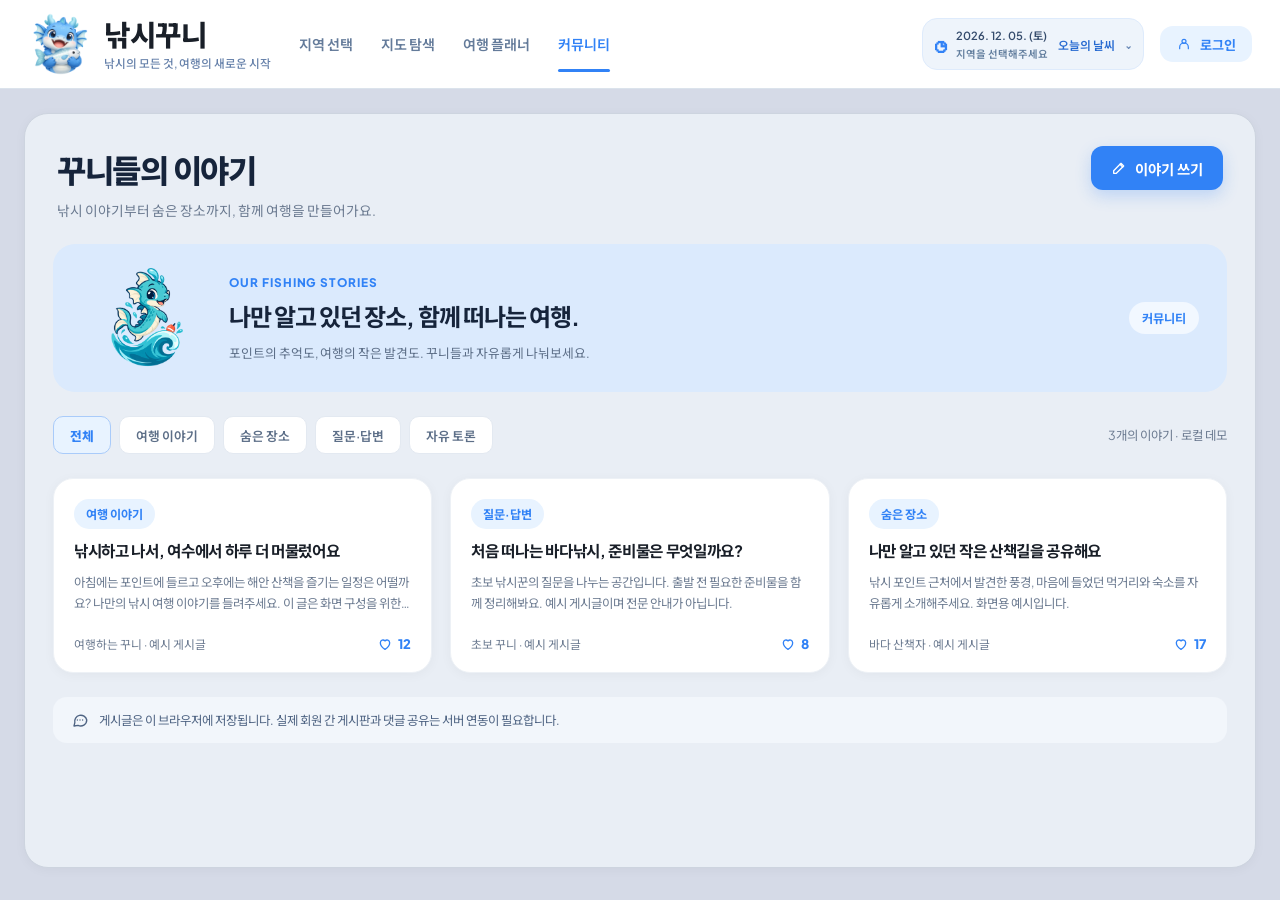
<file: html/community.html>
<!doctype html>
<html lang="ko">
  <head>
    <meta charset="UTF-8" />
    <meta name="viewport" content="width=device-width, initial-scale=1.0" />
    <meta name="description" content="낚시꾸니 커뮤니티 화면입니다." />
    <title>커뮤니티 | 낚시꾸니</title>
    <link rel="preconnect" href="https://fonts.googleapis.com" />
    <link rel="preconnect" href="https://fonts.gstatic.com" crossorigin />
    <link href="https://fonts.googleapis.com/css2?family=Plus+Jakarta+Sans:wght@400;500;600;700;800&family=Noto+Sans+KR:wght@400;500;600;700;800&display=swap" rel="stylesheet" />
    <link rel="stylesheet" href="../css/main.css" />
    <link rel="stylesheet" href="../css/community.css" />
    <script src="../js/session.js" defer></script>
    <script src="../js/main.js" defer></script>
    <script src="../js/community.js" defer></script>
  </head>
  <body>
    <div id="app">
      <header class="site-header">
        <div class="header-inner">
          <a class="brand" href="index.html" aria-label="낚시꾸니 지역 선택 홈">
            <img class="brand-logo" src="../img/icons/03-낚시꾸니.png" alt="" />
            <span class="header-title">
              <span class="brand-name">낚시꾸니</span>
              <span class="tagline">낚시의 모든 것, 여행의 새로운 시작</span>
            </span>
          </a>

          <nav class="main-nav" aria-label="주요 메뉴">
            <a class="nav-link" href="index.html">지역 선택</a>
            <a class="nav-link" href="map.html">지도 탐색</a>
            <a class="nav-link" href="travel.html">여행 플래너</a>
            <a class="nav-link active" href="community.html" aria-current="page">커뮤니티</a>
          </nav>

          <div class="header-actions">
            <button class="weather-chip home-weather-chip" id="weather-open" type="button" aria-haspopup="dialog" aria-controls="weather-dialog" aria-label="오늘의 날짜와 시간별 날씨 보기">
              <span class="weather-icon" id="weather-icon" aria-hidden="true">☼</span>
              <span class="home-weather-label">
                <time id="weather-date"></time>
                <span class="weather-note" id="weather-location">지역을 선택해주세요</span>
              </span>
              <span class="weather-text" id="weather-current">오늘의 날씨</span>
              <span class="weather-chevron" aria-hidden="true">⌄</span>
            </button>
            <a class="login-link" href="login.html">
              <svg viewBox="0 0 24 24" width="16" height="16" aria-hidden="true" fill="none" stroke="currentColor" stroke-width="1.8" stroke-linecap="round" stroke-linejoin="round"><circle cx="12" cy="8" r="3"/><path d="M5.5 19v-2a6.5 6.5 0 0 1 13 0v2"/></svg>
              <span class="login-link-text">로그인</span>
            </a>
          </div>
        </div>
      </header>

      <div class="app-shell page-shell" id="community-page">
        <main class="main-stage page-stage">
          <div class="page-head">
            <div>
              <h1 class="page-title">꾸니들의 이야기</h1>
              <p class="page-subtitle">낚시 이야기부터 숨은 장소까지, 함께 여행을 만들어가요.</p>
            </div>
            <button class="primary-button" id="write-button" type="button">
              <svg viewBox="0 0 24 24" fill="none" stroke="currentColor" stroke-width="2" stroke-linecap="round" stroke-linejoin="round" aria-hidden="true"><path d="M4 20h4L19 9l-4-4L4 16v4Z"/><path d="m13.5 6.5 4 4"/></svg>
              이야기 쓰기
            </button>
          </div>

          <section class="community-banner" aria-labelledby="banner-title">
            <img class="banner-mascot" src="../img/icons/05-wave.png" alt="" />
            <div class="banner-text">
              <p class="banner-eyebrow">OUR FISHING STORIES</p>
              <h2 id="banner-title">나만 알고 있던 장소, 함께 떠나는 여행.</h2>
              <p>포인트의 추억도, 여행의 작은 발견도. 꾸니들과 자유롭게 나눠보세요.</p>
            </div>
            <span class="soft-chip banner-chip">커뮤니티</span>
          </section>

          <div class="board-toolbar">
            <div class="filter-chips" id="category-filter" role="group" aria-label="게시글 카테고리">
              <button class="filter-chip" type="button" data-category="all" aria-pressed="true">전체</button>
              <button class="filter-chip" type="button" data-category="story" aria-pressed="false">여행 이야기</button>
              <button class="filter-chip" type="button" data-category="hidden" aria-pressed="false">숨은 장소</button>
              <button class="filter-chip" type="button" data-category="qna" aria-pressed="false">질문·답변</button>
              <button class="filter-chip" type="button" data-category="free" aria-pressed="false">자유 토론</button>
            </div>
            <p class="post-count" id="post-count" aria-live="polite"></p>
          </div>

          <p class="form-error" id="board-error" role="alert" hidden></p>
          <div class="post-grid" id="post-grid"></div>
          <div class="empty-state" id="post-empty" hidden>
            <p>이 카테고리에는 아직 이야기가 없어요.<br />첫 번째 이야기를 남겨보세요.</p>
            <button class="soft-button" id="empty-write" type="button">이야기 쓰기</button>
          </div>

          <p class="board-note">
            <svg viewBox="0 0 24 24" fill="none" stroke="currentColor" stroke-width="1.8" stroke-linecap="round" stroke-linejoin="round" aria-hidden="true"><path d="M21 12a8 8 0 0 1-11.6 7.1L4 20l1.1-4.4A8 8 0 1 1 21 12Z"/><path d="M8.5 12h.01M12 12h.01M15.5 12h.01"/></svg>
            게시글은 이 브라우저에 저장됩니다. 실제 회원 간 게시판과 댓글 공유는 서버 연동이 필요합니다.
          </p>
        </main>
      </div>
    </div>

    <!-- 게시글 카드: JS가 복제한 뒤 텍스트와 썸네일을 채웁니다. -->
    <template id="post-card-template">
      <article class="post-card">
        <button class="post-open" type="button">
          <span class="post-thumb"><span class="photo-count" hidden></span></span>
          <span class="post-body">
            <span class="category-pill"></span>
            <span class="post-title"></span>
            <span class="post-excerpt"></span>
          </span>
        </button>
        <div class="post-footer">
          <span class="post-meta"></span>
          <span class="post-likes">
            <svg viewBox="0 0 24 24" fill="none" stroke="currentColor" stroke-width="2" stroke-linecap="round" stroke-linejoin="round" aria-hidden="true"><path d="M12 20s-7-4.4-7-10a4 4 0 0 1 7-2.6A4 4 0 0 1 19 10c0 5.6-7 10-7 10Z"/></svg>
            <span class="like-count"></span>
          </span>
        </div>
      </article>
    </template>

    <!-- 작성 창의 사진 미리보기 -->
    <template id="image-preview-template">
      <li class="image-preview">
        <img alt="" />
        <button class="image-remove" type="button">삭제</button>
      </li>
    </template>

    <!-- 카테고리별 썸네일 그림 (사진이 없는 글에 사용) -->
    <template id="thumb-story">
      <svg viewBox="0 0 270 180" aria-hidden="true">
        <rect width="270" height="180" fill="#d6e5f6" />
        <circle cx="206" cy="44" r="19" fill="#fbe3c6" />
        <path d="M76 32l4-4 4 4M48 56l4-4 4 4" stroke="#7b97bb" stroke-width="1.6" fill="none" />
        <path d="M0 96c40-18 80-18 120-4s90 14 150-8v96H0Z" fill="#b6cfea" />
        <path d="M0 122c50-14 90-10 140 2s90 8 130-6v62H0Z" fill="#94b6dc" />
        <path d="M34 170l18-36h70l26 26-34 10Z" fill="#eef4fb" />
        <path d="M46 152V126h28c8 4 10 14 4 24" stroke="#3f5f8c" stroke-width="2" fill="none" />
      </svg>
    </template>
    <template id="thumb-qna">
      <svg viewBox="0 0 270 180" aria-hidden="true">
        <rect width="270" height="180" fill="#d6e5f6" />
        <circle cx="206" cy="44" r="19" fill="#fbe3c6" />
        <path d="M78 34l4-4 4 4M50 58l4-4 4 4" stroke="#7b97bb" stroke-width="1.6" fill="none" />
        <path d="M0 108c50-14 100-14 150 0s80 10 120-4v76H0Z" fill="#b6cfea" />
        <path d="M70 76h130v98H70Z" fill="#fff" />
        <path d="M60 48h150l10 28H50Z" fill="#7aa0d4" />
        <path d="M60 76q7.5 8 15 0t15 0 15 0 15 0 15 0 15 0 15 0 15 0 15 0 15 0" fill="none" stroke="#fff" stroke-width="3" />
        <path d="M150 104h34v70h-34Z" fill="#a9c6ea" />
        <path d="M88 104h40v34H88Z" fill="#e3edf9" stroke="#a9c6ea" stroke-width="2" />
        <path d="M98 132c2-12 6-20 12-22" stroke="#3f5f8c" stroke-width="2" fill="none" />
      </svg>
    </template>
    <template id="thumb-hidden">
      <svg viewBox="0 0 270 180" aria-hidden="true">
        <rect width="270" height="180" fill="#d6e5f6" />
        <circle cx="206" cy="44" r="19" fill="#fbe3c6" />
        <path d="M76 32l4-4 4 4M48 56l4-4 4 4" stroke="#7b97bb" stroke-width="1.6" fill="none" />
        <path d="M0 112c50-14 100-14 150 0s80 10 120-4v72H0Z" fill="#b6cfea" />
        <path d="M60 92l75-44 75 44Z" fill="#8eaedb" />
        <path d="M72 92h126v84H72Z" fill="#fff" />
        <path d="M90 106h18v16H90ZM162 106h18v16h-18ZM90 132h18v16H90ZM162 132h18v16h-18Z" fill="#cfe0f4" />
        <rect x="124" y="128" width="22" height="48" rx="4" fill="#9bbbe3" />
      </svg>
    </template>
    <template id="thumb-free">
      <svg viewBox="0 0 270 180" aria-hidden="true">
        <rect width="270" height="180" fill="#d6e5f6" />
        <circle cx="64" cy="46" r="19" fill="#fbe3c6" />
        <path d="M176 34l4-4 4 4M204 52l4-4 4 4" stroke="#7b97bb" stroke-width="1.6" fill="none" />
        <path d="M0 90c40-14 90-14 140 0s90 12 130-4v94H0Z" fill="#b6cfea" />
        <path d="M0 126c50-12 90-10 140 2s90 8 130-6v58H0Z" fill="#94b6dc" />
        <path d="M100 120c18-20 52-20 70 0-18 20-52 20-70 0Z" fill="#fff" />
        <path d="M170 120l18-14v28Z" fill="#fff" />
        <circle cx="116" cy="117" r="3" fill="#3f5f8c" />
        <path d="M62 102q4-6 8 0M200 96q4-6 8 0" stroke="#fff" stroke-width="2" fill="none" />
      </svg>
    </template>

    <!-- 게시글 상세 -->
    <dialog class="kkuni-dialog post-dialog" id="post-dialog" aria-labelledby="detail-title">
      <div class="dialog-head">
        <span class="category-pill" id="detail-category"></span>
        <button class="dialog-close" id="detail-close" type="button">닫기</button>
      </div>
      <h2 class="detail-title" id="detail-title"></h2>
      <p class="detail-meta" id="detail-meta"></p>
      <div class="detail-gallery" id="detail-gallery" hidden></div>
      <p class="detail-body" id="detail-body"></p>
      <div class="detail-actions">
        <button class="like-button" id="detail-like" type="button">
          <svg viewBox="0 0 24 24" fill="none" stroke="currentColor" stroke-width="2" stroke-linecap="round" stroke-linejoin="round" aria-hidden="true"><path d="M12 20s-7-4.4-7-10a4 4 0 0 1 7-2.6A4 4 0 0 1 19 10c0 5.6-7 10-7 10Z"/></svg>
          <span id="detail-like-count"></span>
        </button>
        <div class="owner-actions" id="owner-actions" hidden>
          <button class="soft-button" id="detail-edit" type="button">수정</button>
          <button class="danger-button" id="detail-delete" type="button">삭제</button>
        </div>
      </div>
    </dialog>

    <!-- 게시글 작성·수정 -->
    <dialog class="kkuni-dialog" id="editor-dialog" aria-labelledby="editor-title">
      <form id="editor-form" method="dialog" novalidate>
        <div class="dialog-head">
          <h2 id="editor-title">이야기 쓰기</h2>
          <button class="dialog-close" id="editor-close" type="button">닫기</button>
        </div>
        <div class="form-field">
          <label for="editor-category">카테고리</label>
          <select id="editor-category" name="category" required>
            <option value="story">여행 이야기</option>
            <option value="hidden">숨은 장소</option>
            <option value="qna">질문·답변</option>
            <option value="free">자유 토론</option>
          </select>
        </div>
        <div class="form-field">
          <label for="editor-post-title">제목 <span aria-hidden="true">*</span></label>
          <input id="editor-post-title" name="title" type="text" maxlength="80" placeholder="2~80자로 입력해주세요" required />
        </div>
        <div class="form-field">
          <label for="editor-body">내용 <span aria-hidden="true">*</span></label>
          <textarea id="editor-body" name="body" maxlength="3000" placeholder="10자 이상 입력해주세요" required></textarea>
          <span class="field-hint" id="editor-counter">0 / 3,000</span>
        </div>
        <div class="form-field">
          <span class="field-label" id="image-label">사진 <span class="field-optional">선택 · 최대 4장 · 크기 자동 조정</span></span>
          <div class="image-picker" id="image-picker" role="group" aria-labelledby="image-label">
            <ul class="image-previews" id="image-previews"></ul>
            <input class="visually-hidden" id="editor-images" type="file" accept="image/jpeg,image/png,image/webp,image/gif,image/avif" multiple />
            <label class="image-add" id="image-add" for="editor-images">
              <svg viewBox="0 0 24 24" fill="none" stroke="currentColor" stroke-width="1.8" stroke-linecap="round" stroke-linejoin="round" aria-hidden="true"><rect x="3" y="5" width="18" height="14" rx="2"/><circle cx="9" cy="10" r="1.8"/><path d="m21 16-5-5-8 8"/></svg>
              <span>사진 추가</span>
            </label>
          </div>
          <span class="field-hint image-status" id="image-status" aria-live="polite">사진을 끌어다 놓아도 됩니다.</span>
        </div>
        <p class="form-error" id="editor-error" role="alert" hidden></p>
        <div class="dialog-actions">
          <button class="soft-button" id="editor-cancel" type="button">취소</button>
          <button class="primary-button" id="editor-submit" type="submit">등록하기</button>
        </div>
      </form>
    </dialog>

    <dialog class="kkuni-dialog weather-dialog" id="weather-dialog" aria-labelledby="weather-dialog-title" aria-describedby="weather-dialog-description">
      <div class="dialog-head">
        <div>
          <p class="weather-eyebrow" id="weather-dialog-date">오늘의 날씨</p>
          <h2 id="weather-dialog-title">지역별 시간대 날씨</h2>
        </div>
        <button class="dialog-close" id="weather-close" type="button" aria-label="날씨 창 닫기" autofocus>닫기</button>
      </div>
      <p class="weather-description" id="weather-dialog-description">선택한 지역의 현재 날씨와 오늘의 시간별 예보를 확인하세요.</p>
      <div class="weather-status" id="weather-status" role="status" aria-live="polite">지도에서 지역을 선택하면 날씨를 확인할 수 있어요.</div>
      <div id="weather-content" hidden>
        <div class="weather-overview" id="weather-overview"></div>
        <section class="weather-alerts" id="weather-alerts" aria-labelledby="weather-alert-title" aria-live="polite"></section>
        <section aria-labelledby="weather-hourly-title">
          <div class="weather-section-head">
            <h3 id="weather-hourly-title">오늘의 시간별 날씨</h3>
            <span>한국 표준시 · KST</span>
          </div>
          <div class="weather-table-wrap" tabindex="0" role="region" aria-label="시간별 날씨 표, 작은 화면에서는 옆으로 스크롤하세요">
            <table class="weather-table">
              <caption class="visually-hidden">선택한 지역의 오늘 시간별 기온, 하늘 상태, 강수량, 강수 확률, 습도와 풍속</caption>
              <thead><tr><th scope="col">시간</th><th scope="col">날씨</th><th scope="col">기온</th><th scope="col">강수량</th><th scope="col">강수 확률</th><th scope="col">습도</th><th scope="col">풍속</th></tr></thead>
              <tbody id="weather-hours"></tbody>
            </table>
          </div>
          <p class="weather-hourly-note">—는 제공되지 않은 값입니다. 시간이 지난 예보는 최신 발표에 포함되지 않을 수 있어요.</p>
        </section>
        <div class="weather-extras" id="weather-extras" hidden></div>
        <p class="weather-source" id="weather-source"></p>
        <p class="weather-warning" id="weather-warning" hidden></p>
      </div>
      <div class="dialog-actions"><button class="soft-button" id="weather-retry" type="button" hidden>다시 확인</button></div>
    </dialog>
  </body>
</html>
</file>
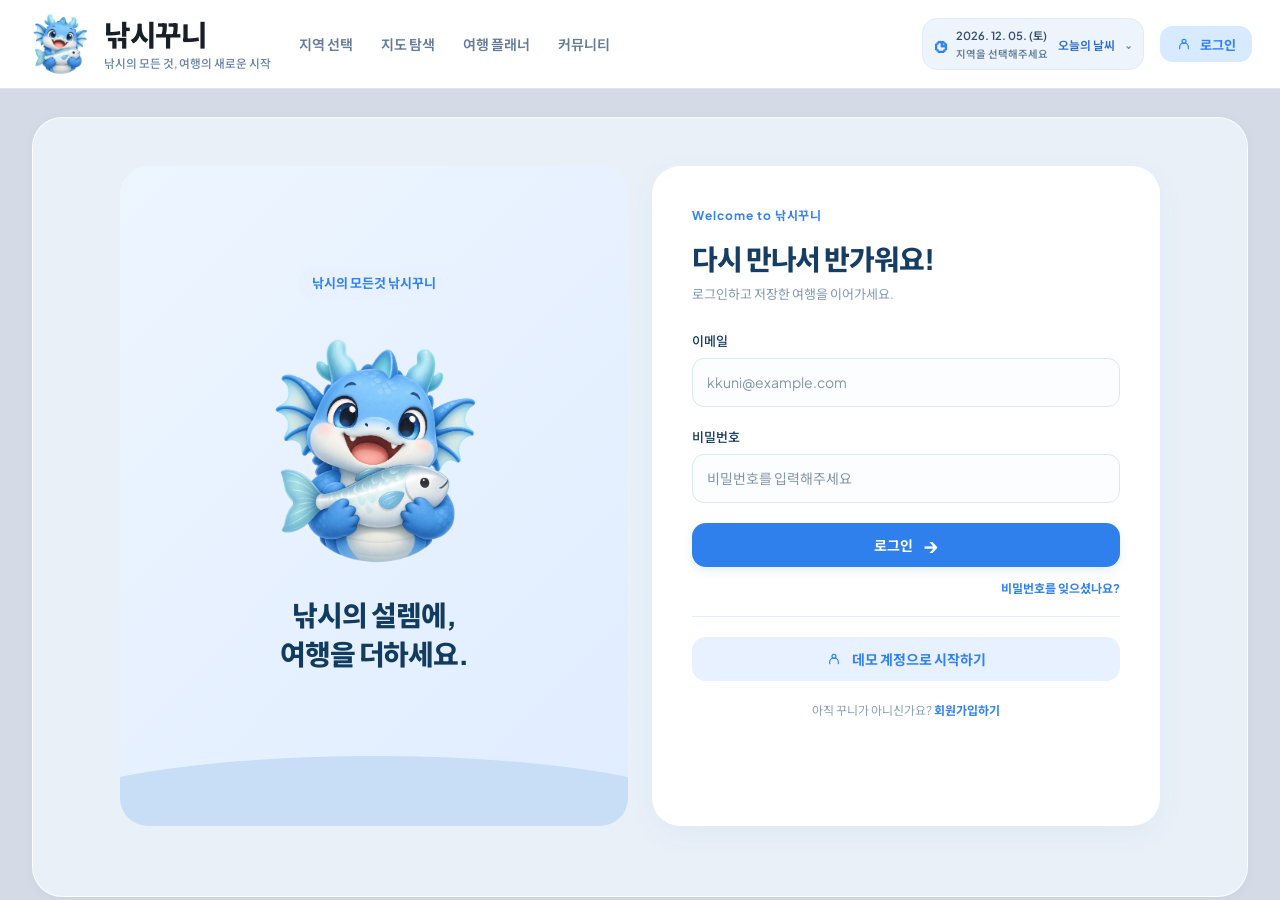
<file: html/login.html>
<!doctype html>
<html lang="ko">
  <head>
    <meta charset="UTF-8" />
    <meta name="viewport" content="width=device-width, initial-scale=1.0" />
    <meta name="description" content="낚시꾸니 로그인 화면입니다." />
    <title>로그인 | 낚시꾸니</title>
    <link rel="preconnect" href="https://fonts.googleapis.com" />
    <link rel="preconnect" href="https://fonts.gstatic.com" crossorigin />
    <link href="https://fonts.googleapis.com/css2?family=Plus+Jakarta+Sans:wght@400;500;600;700;800&family=Noto+Sans+KR:wght@400;500;600;700;800&display=swap" rel="stylesheet" />
    <link rel="stylesheet" href="../css/main.css" />
    <link rel="stylesheet" href="../css/login.css"/>
    <script src="../js/session.js" defer></script>
    <script src="../js/main.js" defer></script>
    <script src="../js/login.js" defer></script>
  </head>
  <body>
    <div id="app">
      <header class="site-header">
        <div class="header-inner">
          <a class="brand" href="index.html" aria-label="낚시꾸니 지역 선택 홈">
            <img class="brand-logo" src="../img/icons/03-낚시꾸니.png" alt="" />
            <span class="header-title">
              <span class="brand-name">낚시꾸니</span>
              <span class="tagline">낚시의 모든 것, 여행의 새로운 시작</span>
            </span>
          </a>

          <nav class="main-nav" aria-label="주요 메뉴">
            <a class="nav-link" href="index.html">지역 선택</a>
            <a class="nav-link" href="map.html">지도 탐색</a>
            <a class="nav-link" href="travel.html">여행 플래너</a>
            <a class="nav-link" href="community.html">커뮤니티</a>
          </nav>

          <div class="header-actions">
            <button class="weather-chip home-weather-chip" id="weather-open" type="button" aria-haspopup="dialog" aria-controls="weather-dialog" aria-label="오늘의 날짜와 시간별 날씨 보기">
              <span class="weather-icon" id="weather-icon" aria-hidden="true">☼</span>
              <span class="home-weather-label">
                <time id="weather-date"></time>
                <span class="weather-note" id="weather-location">지역을 선택해주세요</span>
              </span>
              <span class="weather-text" id="weather-current">오늘의 날씨</span>
              <span class="weather-chevron" aria-hidden="true">⌄</span>
            </button>
            <a class="login-link active" href="login.html" aria-current="page">
              <svg viewBox="0 0 24 24" width="16" height="16" aria-hidden="true" fill="none" stroke="currentColor" stroke-width="1.8" stroke-linecap="round" stroke-linejoin="round"><circle cx="12" cy="8" r="3"/><path d="M5.5 19v-2a6.5 6.5 0 0 1 13 0v2"/></svg>
              <span class="login-link-text">로그인</span>
            </a>
          </div>
        </div>
      </header>

      <div class="app-shell" id="login-page">

        <main class="login-layout">
          <!--왼쪽 캐릭터와 소개 문구-->
          <section class="login-promo">
            <p class="login-promo-badge">낚시의 모든것 낚시꾸니</p>

            <img class="login-mascot"
              src="../img/icons/03-낚시꾸니.png"
              alt="물고기를 안고 있는 낚시꾸니"
            />
            <h2 id="login-promo-title">
              낚시의 설렘에,<br/>
              여행을 더하세요.
            </h2>
          </section>

          <section class="login-card">
            <p class ="login-eyebrow">Welcome to 낚시꾸니</p>

            <h1 id="login-title">다시 만나서 반가워요!</h1>
            <p class="login-description">
              로그인하고 저장한 여행을 이어가세요.
            </p>
            <form id="login-form" method="post">
              <div class="login-field">
                <label for="login-email">이메일</label>
                <input
                  type="email"
                  id="login-email"
                  name="email"
                  placeholder="kkuni@example.com"
                  autocomplete="username"
                  required
                />
              </div>

              <div class="login-field">
                <label for="login-password">비밀번호</label>
                <input
                  type="password"
                  id="login-password"
                  name="password"
                  placeholder="비밀번호를 입력해주세요"
                  autocomplete="current-password"
                  required
                />
              </div>

              <button
                class="login-submit"
                id="login-submit"
                type="submit"
              >
                로그인
                <span aria-hidden="true">→</span>
              </button>
            </form>

            <p class="login-help">
              <button
                class="login-signup-link"
                id="reset-button"
                type="button"
              >
                비밀번호를 잊으셨나요?
              </button>
            </p>

            <hr class="login-divider" />

            <button class="login-demo" id="demo-login" type="button">
              <svg
                viewBox="0 0 24 24"
                fill="none"
                stroke="currentColor"
                stroke-width="1.8"
                stroke-linecap="round"
                stroke-linejoin="round"
                aria-hidden="true"
              >
                <circle cx="12" cy="8" r="3" />
                <path d="M5.5 19v-2a6.5 6.5 0 0 1 13 0v2" />
              </svg>
              데모 계정으로 시작하기
            </button>

            <p class="login-signup">
              아직 꾸니가 아니신가요?
              <button
                class="login-signup-link"
                id="signup-button"
                type="button"
              >
                회원가입하기
              </button>
            </p>
          </section>

        </main>

      </div>
    </div>
    <dialog
      class="signup-dialog"
      id="signup-dialog"
      aria-labelledby="signup-title"
    >
    <form id="signup-form" method="post">
      <div class="signup-dialog-header">
        <h2 id="signup-title">회원가입</h2>

        <button
          class="signup-close"
          id="signup-close"
          type="button"
          aria-label="회원가입 창 닫기"
        >
          닫기
        </button>
      </div>

      <div class="login-field">
        <label for="signup-name">이름</label>
        <input
          id="signup-name"
          name="name"
          type="text"
          autocomplete="name"
          maxlength="20"
          required
          autofocus
        />
      </div>

      <div class="login-field">
        <label for="signup-email">이메일</label>
        <input
          id="signup-email"
          name="email"
          type="email"
          autocomplete="email"
          required
        />
      </div>

      <div class="login-field">
        <label for="signup-password">비밀번호</label>
        <input
          id="signup-password"
          name="password"
          type="password"
          autocomplete="new-password"
          placeholder="8자 이상 입력해주세요"
          minlength="8"
          required
        />
      </div>

      <div class="login-field">
        <label for="signup-password-confirm">비밀번호 확인</label>
        <input
          id="signup-password-confirm"
          name="passwordConfirm"
          type="password"
          autocomplete="new-password"
          required
        />
      </div>

      <button class="login-submit" type="submit">
        가입하기
      </button>
    </form>
  </dialog>

    <!-- 비밀번호 찾기: 가입한 이메일과 이름이 일치하면 새 비밀번호로 재설정합니다. -->
    <dialog
      class="signup-dialog"
      id="reset-dialog"
      aria-labelledby="reset-title"
    >
    <form id="reset-form" method="post">
      <div class="signup-dialog-header">
        <h2 id="reset-title">비밀번호 찾기</h2>

        <button
          class="signup-close"
          id="reset-close"
          type="button"
          aria-label="비밀번호 찾기 창 닫기"
        >
          닫기
        </button>
      </div>

      <p class="reset-description">
        가입할 때 입력한 이메일과 이름을 확인한 뒤 새 비밀번호로 바꿉니다.
      </p>

      <div class="login-field">
        <label for="reset-email">가입한 이메일</label>
        <input
          id="reset-email"
          name="email"
          type="email"
          autocomplete="username"
          required
        />
      </div>

      <div class="login-field">
        <label for="reset-name">가입한 이름</label>
        <input
          id="reset-name"
          name="name"
          type="text"
          autocomplete="name"
          maxlength="20"
          required
        />
      </div>

      <div class="login-field">
        <label for="reset-password">새 비밀번호</label>
        <input
          id="reset-password"
          name="password"
          type="password"
          autocomplete="new-password"
          placeholder="8자 이상 입력해주세요"
          minlength="8"
          required
        />
      </div>

      <div class="login-field">
        <label for="reset-password-confirm">새 비밀번호 확인</label>
        <input
          id="reset-password-confirm"
          name="passwordConfirm"
          type="password"
          autocomplete="new-password"
          required
        />
      </div>

      <button class="login-submit" id="reset-submit" type="submit">
        비밀번호 재설정
      </button>
    </form>
  </dialog>

    <dialog class="kkuni-dialog weather-dialog" id="weather-dialog" aria-labelledby="weather-dialog-title" aria-describedby="weather-dialog-description">
      <div class="dialog-head">
        <div>
          <p class="weather-eyebrow" id="weather-dialog-date">오늘의 날씨</p>
          <h2 id="weather-dialog-title">지역별 시간대 날씨</h2>
        </div>
        <button class="dialog-close" id="weather-close" type="button" aria-label="날씨 창 닫기" autofocus>닫기</button>
      </div>
      <p class="weather-description" id="weather-dialog-description">선택한 지역의 현재 날씨와 오늘의 시간별 예보를 확인하세요.</p>
      <div class="weather-status" id="weather-status" role="status" aria-live="polite">지도에서 지역을 선택하면 날씨를 확인할 수 있어요.</div>
      <div id="weather-content" hidden>
        <div class="weather-overview" id="weather-overview"></div>
        <section class="weather-alerts" id="weather-alerts" aria-labelledby="weather-alert-title" aria-live="polite"></section>
        <section aria-labelledby="weather-hourly-title">
          <div class="weather-section-head">
            <h3 id="weather-hourly-title">오늘의 시간별 날씨</h3>
            <span>한국 표준시 · KST</span>
          </div>
          <div class="weather-table-wrap" tabindex="0" role="region" aria-label="시간별 날씨 표, 작은 화면에서는 옆으로 스크롤하세요">
            <table class="weather-table">
              <caption class="visually-hidden">선택한 지역의 오늘 시간별 기온, 하늘 상태, 강수량, 강수 확률, 습도와 풍속</caption>
              <thead><tr><th scope="col">시간</th><th scope="col">날씨</th><th scope="col">기온</th><th scope="col">강수량</th><th scope="col">강수 확률</th><th scope="col">습도</th><th scope="col">풍속</th></tr></thead>
              <tbody id="weather-hours"></tbody>
            </table>
          </div>
          <p class="weather-hourly-note">—는 제공되지 않은 값입니다. 시간이 지난 예보는 최신 발표에 포함되지 않을 수 있어요.</p>
        </section>
        <div class="weather-extras" id="weather-extras" hidden></div>
        <p class="weather-source" id="weather-source"></p>
        <p class="weather-warning" id="weather-warning" hidden></p>
      </div>
      <div class="dialog-actions"><button class="soft-button" id="weather-retry" type="button" hidden>다시 확인</button></div>
    </dialog>
  </body>
</html>
</file>
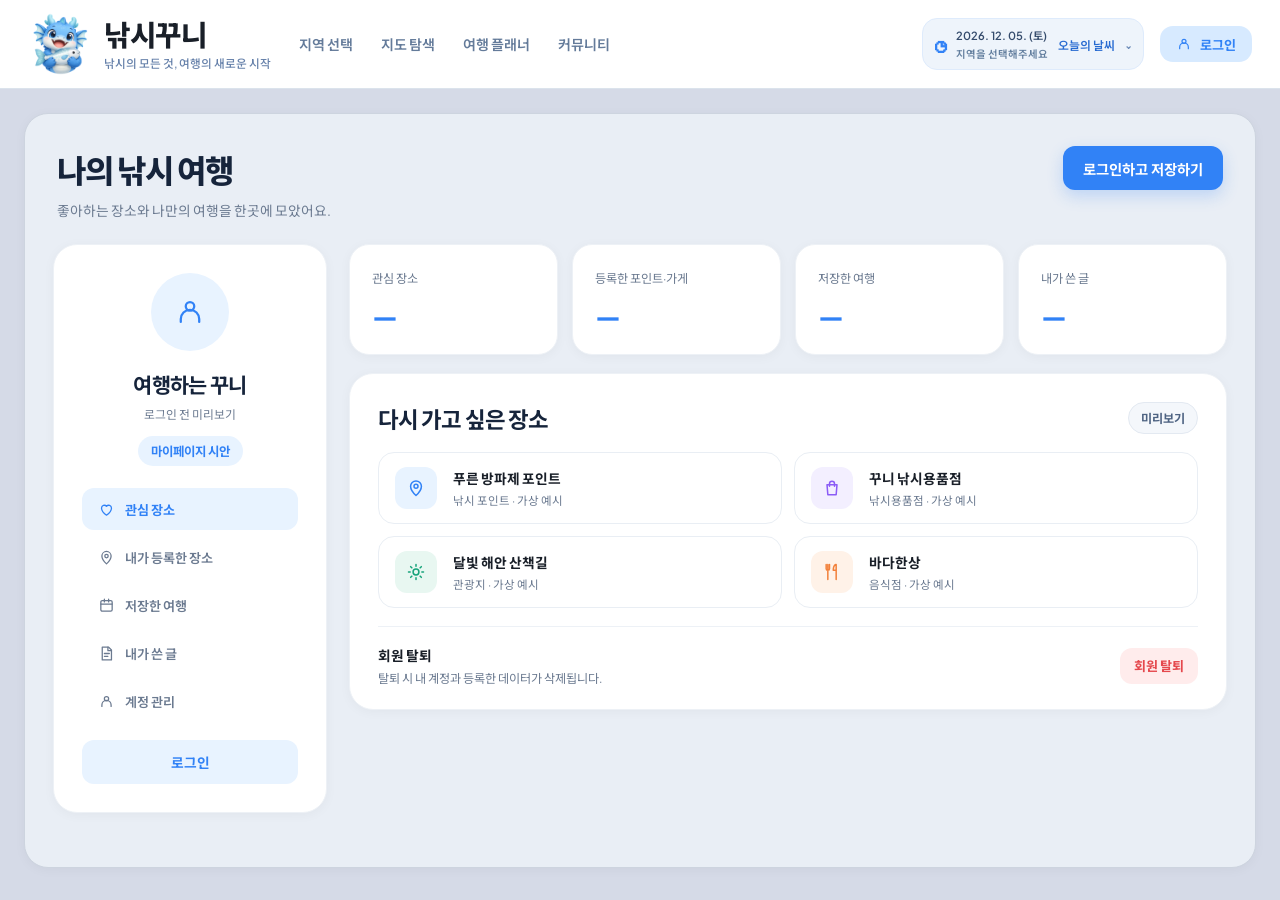
<file: html/mypage.html>
<!doctype html>
<html lang="ko">
  <head>
    <meta charset="UTF-8" />
    <meta name="viewport" content="width=device-width, initial-scale=1.0" />
    <meta name="description" content="낚시꾸니 마이페이지 화면입니다." />
    <title>마이페이지 | 낚시꾸니</title>
    <link rel="preconnect" href="https://fonts.googleapis.com" />
    <link rel="preconnect" href="https://fonts.gstatic.com" crossorigin />
    <link href="https://fonts.googleapis.com/css2?family=Plus+Jakarta+Sans:wght@400;500;600;700;800&family=Noto+Sans+KR:wght@400;500;600;700;800&display=swap" rel="stylesheet" />
    <link rel="stylesheet" href="../css/main.css" />
    <link rel="stylesheet" href="../css/mypage.css" />
    <script src="../js/session.js" defer></script>
    <script src="../js/main.js" defer></script>
    <script src="../js/mypage.js" defer></script>
  </head>
  <body>
    <!-- 장소 유형 아이콘: <use href="#icon-..."> 로 재사용합니다. -->
    <svg width="0" height="0" style="position: absolute" aria-hidden="true">
      <symbol id="icon-point" viewBox="0 0 24 24"><path d="M12 21s-6.5-5.6-6.5-11a6.5 6.5 0 0 1 13 0c0 5.4-6.5 11-6.5 11Z"/><circle cx="12" cy="10" r="2.4"/></symbol>
      <symbol id="icon-store" viewBox="0 0 24 24"><path d="M6 8h12l-1 12H7L6 8Z"/><path d="M9 10V7a3 3 0 0 1 6 0v3"/></symbol>
      <symbol id="icon-attraction" viewBox="0 0 24 24"><circle cx="12" cy="12" r="3.5"/><path d="M12 3v2M12 19v2M3 12h2M19 12h2M5.6 5.6 7 7M17 17l1.4 1.4M5.6 18.4 7 17M17 7l1.4-1.4"/></symbol>
      <symbol id="icon-restaurant" viewBox="0 0 24 24"><path d="M7 3v8M5 3v5a2 2 0 0 0 4 0V3M7 11v10M16 3c-2 1.5-2.5 4-2.5 7H17V3M17 10v11"/></symbol>
      <symbol id="icon-lodging" viewBox="0 0 24 24"><path d="M3 18V7M3 14h18v4M21 14v-2a3 3 0 0 0-3-3h-7v5"/><circle cx="7" cy="11" r="1.6"/></symbol>
      <symbol id="icon-festival" viewBox="0 0 24 24"><path d="m12 3 2.6 5.4 5.9.8-4.3 4.1 1 5.9L12 16.4l-5.3 2.8 1-5.9L3.5 9.2l5.9-.8L12 3Z"/></symbol>
      <symbol id="icon-trip" viewBox="0 0 24 24"><rect x="4" y="5" width="16" height="15" rx="2"/><path d="M4 10h16M9 3v4M15 3v4"/></symbol>
      <symbol id="icon-heart" viewBox="0 0 24 24"><path d="M12 20s-7-4.4-7-10a4 4 0 0 1 7-2.6A4 4 0 0 1 19 10c0 5.6-7 10-7 10Z"/></symbol>
      <symbol id="icon-post" viewBox="0 0 24 24"><path d="M6 3h9l4 4v14H6Z"/><path d="M14 3v5h5M9 12h7M9 16h5"/></symbol>
      <symbol id="icon-user" viewBox="0 0 24 24"><circle cx="12" cy="8" r="3"/><path d="M5.5 19v-2a6.5 6.5 0 0 1 13 0v2"/></symbol>
    </svg>

    <div id="app">
      <header class="site-header">
        <div class="header-inner">
          <a class="brand" href="index.html" aria-label="낚시꾸니 지역 선택 홈">
            <img class="brand-logo" src="../img/icons/03-낚시꾸니.png" alt="" />
            <span class="header-title">
              <span class="brand-name">낚시꾸니</span>
              <span class="tagline">낚시의 모든 것, 여행의 새로운 시작</span>
            </span>
          </a>

          <nav class="main-nav" aria-label="주요 메뉴">
            <a class="nav-link" href="index.html">지역 선택</a>
            <a class="nav-link" href="map.html">지도 탐색</a>
            <a class="nav-link" href="travel.html">여행 플래너</a>
            <a class="nav-link" href="community.html">커뮤니티</a>
          </nav>

          <div class="header-actions">
            <button class="weather-chip home-weather-chip" id="weather-open" type="button" aria-haspopup="dialog" aria-controls="weather-dialog" aria-label="오늘의 날짜와 시간별 날씨 보기">
              <span class="weather-icon" id="weather-icon" aria-hidden="true">☼</span>
              <span class="home-weather-label">
                <time id="weather-date"></time>
                <span class="weather-note" id="weather-location">지역을 선택해주세요</span>
              </span>
              <span class="weather-text" id="weather-current">오늘의 날씨</span>
              <span class="weather-chevron" aria-hidden="true">⌄</span>
            </button>
            <a class="login-link active" href="login.html?next=mypage.html" aria-current="page">
              <svg viewBox="0 0 24 24" width="16" height="16" aria-hidden="true" fill="none" stroke="currentColor" stroke-width="1.8" stroke-linecap="round" stroke-linejoin="round"><circle cx="12" cy="8" r="3"/><path d="M5.5 19v-2a6.5 6.5 0 0 1 13 0v2"/></svg>
              <span class="login-link-text">로그인</span>
            </a>
          </div>
        </div>
      </header>

      <div class="app-shell page-shell" id="mypage-page">
        <main class="main-stage page-stage">
          <div class="page-head">
            <div>
              <h1 class="page-title">나의 낚시 여행</h1>
              <p class="page-subtitle">좋아하는 장소와 나만의 여행을 한곳에 모았어요.</p>
            </div>
            <a class="primary-button" id="head-action" href="login.html?next=mypage.html">로그인하고 저장하기</a>
          </div>

          <p class="form-error" id="mypage-error" role="alert" hidden></p>

          <div class="mypage-layout">
            <aside class="profile-card" aria-label="내 정보">
              <div class="profile-avatar"><svg aria-hidden="true"><use href="#icon-user" /></svg></div>
              <h2 class="profile-name" id="profile-name">여행하는 꾸니</h2>
              <p class="profile-meta" id="profile-meta">로그인 전 미리보기</p>
              <span class="profile-badge" id="profile-badge">마이페이지 시안</span>

              <div class="mypage-tabs" role="tablist" aria-label="마이페이지 메뉴">
                <button class="mypage-tab" type="button" role="tab" id="tab-favorites" data-tab="favorites" aria-controls="mypage-panel" aria-selected="true">
                  <svg aria-hidden="true"><use href="#icon-heart" /></svg>관심 장소
                </button>
                <button class="mypage-tab" type="button" role="tab" id="tab-markers" data-tab="markers" aria-controls="mypage-panel" aria-selected="false" tabindex="-1">
                  <svg aria-hidden="true"><use href="#icon-point" /></svg>내가 등록한 장소
                </button>
                <button class="mypage-tab" type="button" role="tab" id="tab-trips" data-tab="trips" aria-controls="mypage-panel" aria-selected="false" tabindex="-1">
                  <svg aria-hidden="true"><use href="#icon-trip" /></svg>저장한 여행
                </button>
                <button class="mypage-tab" type="button" role="tab" id="tab-posts" data-tab="posts" aria-controls="mypage-panel" aria-selected="false" tabindex="-1">
                  <svg aria-hidden="true"><use href="#icon-post" /></svg>내가 쓴 글
                </button>
                <button class="mypage-tab" type="button" role="tab" id="tab-account" data-tab="account" aria-controls="mypage-panel" aria-selected="false" tabindex="-1">
                  <svg aria-hidden="true"><use href="#icon-user" /></svg>계정 관리
                </button>
              </div>

              <a class="soft-button profile-action" id="profile-login" href="login.html?next=mypage.html">로그인</a>
              <button class="soft-button profile-action" id="profile-logout" type="button" hidden>로그아웃</button>
            </aside>

            <section class="mypage-content">
              <div class="stat-grid">
                <button class="stat-card" type="button" data-tab="favorites">
                  <span class="stat-label">관심 장소</span>
                  <strong class="stat-value" id="stat-favorites">—</strong>
                </button>
                <button class="stat-card" type="button" data-tab="markers">
                  <span class="stat-label">등록한 포인트·가게</span>
                  <strong class="stat-value" id="stat-markers">—</strong>
                </button>
                <button class="stat-card" type="button" data-tab="trips">
                  <span class="stat-label">저장한 여행</span>
                  <strong class="stat-value" id="stat-trips">—</strong>
                </button>
                <button class="stat-card" type="button" data-tab="posts">
                  <span class="stat-label">내가 쓴 글</span>
                  <strong class="stat-value" id="stat-posts">—</strong>
                </button>
              </div>

              <section class="panel-card" id="mypage-panel" role="tabpanel" aria-labelledby="panel-title">
                <div class="panel-head">
                  <h2 id="panel-title">다시 가고 싶은 장소</h2>
                  <span class="soft-chip" id="panel-badge">미리보기</span>
                </div>

                <div class="item-grid" id="item-list"></div>

                <div class="empty-state" id="item-empty" hidden>
                  <p id="empty-text"></p>
                  <a class="soft-button" id="empty-link" href="map.html"></a>
                </div>

                <dl class="account-info" id="account-info" hidden>
                  <div><dt>닉네임</dt><dd id="account-name"></dd></div>
                  <div><dt>이메일</dt><dd id="account-email"></dd></div>
                  <div><dt>가입일</dt><dd id="account-created"></dd></div>
                  <div><dt>작성한 게시글</dt><dd id="account-posts"></dd></div>
                </dl>

                <div class="account-row" id="account-edit-row" hidden>
                  <div>
                    <p class="danger-title">회원정보 수정</p>
                    <p class="danger-copy">닉네임과 비밀번호를 변경할 수 있어요.</p>
                  </div>
                  <button class="soft-button" id="profile-edit-open" type="button">정보 수정</button>
                </div>

                <div class="danger-row">
                  <div>
                    <p class="danger-title">회원 탈퇴</p>
                    <p class="danger-copy">탈퇴 시 내 계정과 등록한 데이터가 삭제됩니다.</p>
                  </div>
                  <button class="danger-button" id="withdraw-open" type="button">회원 탈퇴</button>
                </div>
              </section>
            </section>
          </div>
        </main>
      </div>
    </div>

    <!-- 목록 항목: 장소·여행 모두 같은 모양을 사용합니다. -->
    <template id="item-template">
      <article class="list-item">
        <span class="item-icon"><svg aria-hidden="true"><use /></svg></span>
        <span class="item-text">
          <strong class="item-name"></strong>
          <span class="item-meta"></span>
        </span>
        <span class="item-actions"></span>
      </article>
    </template>

    <!-- 저장한 여행 상세·메모: 기존 마이페이지 안에서 열립니다. -->
    <dialog class="kkuni-dialog trip-detail-dialog" id="trip-detail-dialog" aria-labelledby="trip-detail-title">
      <form id="trip-detail-form" novalidate>
        <div class="dialog-head">
          <div><p class="trip-detail-eyebrow">저장한 여행</p><h2 id="trip-detail-title">여행 상세</h2></div>
          <button class="dialog-close" id="trip-detail-close" type="button">닫기</button>
        </div>
        <p class="trip-detail-meta" id="trip-detail-meta"></p>
        <p class="trip-detail-summary" id="trip-detail-summary" hidden></p>
        <div class="trip-detail-route" id="trip-detail-route" hidden></div>
        <section class="trip-detail-map-section" aria-label="여행 장소 지도">
          <div class="trip-map-head"><h3>장소 한눈에 보기</h3><button class="item-action" id="trip-map-retry" type="button" hidden>지도 다시 불러오기</button></div>
          <p class="trip-detail-map-status" id="trip-detail-map-status" role="status"></p>
          <div class="trip-detail-map" id="trip-detail-map" aria-label="저장한 여행의 카카오 지도"></div>
          <p class="trip-map-caption">마커를 누르면 해당 장소와 메모로 이동합니다. 숙박·음식점은 서로 다른 아이콘으로 표시돼요.</p>
        </section>
        <section class="trip-memo-section">
          <div class="form-field">
            <label for="trip-detail-memo">여행 전체 메모</label>
            <textarea id="trip-detail-memo" maxlength="10000" rows="4" placeholder="준비물, 예약 정보, 여행에서 기억할 내용을 적어보세요."></textarea>
            <span class="trip-note-help">최대 10,000자 · 메모 저장을 누르면 이 브라우저에 저장됩니다.</span>
          </div>
        </section>
        <div class="trip-detail-days" id="trip-detail-days"></div>
        <section class="trip-detail-tips" id="trip-detail-tips" hidden><h3>여행 참고사항</h3><ul id="trip-detail-tip-list"></ul></section>
        <p class="form-error" id="trip-detail-error" role="alert" hidden></p>
        <div class="trip-detail-footer">
          <p id="trip-detail-save-status" role="status"></p>
          <button class="primary-button" id="trip-detail-save" type="submit">메모 저장</button>
        </div>
      </form>
    </dialog>

    <!-- 회원정보 수정: 현재 비밀번호를 확인한 뒤 닉네임·비밀번호를 바꿉니다. -->
    <dialog class="kkuni-dialog" id="profile-dialog" aria-labelledby="profile-title">
      <form id="profile-form" novalidate>
        <div class="dialog-head">
          <h2 id="profile-title">회원정보 수정</h2>
          <button class="dialog-close" id="profile-close" type="button">닫기</button>
        </div>
        <p class="withdraw-lead">이메일(<span id="profile-email"></span>)은 계정을 구분하는 값이라 변경할 수 없어요.</p>
        <div class="form-field">
          <label for="profile-name-input">닉네임</label>
          <input id="profile-name-input" type="text" maxlength="20" autocomplete="nickname" required />
        </div>
        <div class="form-field">
          <label for="profile-new-password">새 비밀번호 <span class="field-optional">(변경할 때만 입력)</span></label>
          <input id="profile-new-password" type="password" minlength="8" autocomplete="new-password" placeholder="8자 이상 입력해주세요" />
        </div>
        <div class="form-field">
          <label for="profile-new-password-confirm">새 비밀번호 확인</label>
          <input id="profile-new-password-confirm" type="password" autocomplete="new-password" />
        </div>
        <div class="form-field">
          <label for="profile-current-password">현재 비밀번호</label>
          <input id="profile-current-password" type="password" autocomplete="current-password" required />
        </div>
        <p class="form-error" id="profile-error" role="alert" hidden></p>
        <div class="dialog-actions">
          <button class="soft-button" id="profile-cancel" type="button">취소</button>
          <button class="primary-button" id="profile-submit" type="submit">저장하기</button>
        </div>
      </form>
    </dialog>

    <!-- 회원 탈퇴 -->
    <dialog class="kkuni-dialog" id="withdraw-dialog" aria-labelledby="withdraw-title">
      <form id="withdraw-form" method="dialog" novalidate>
        <div class="dialog-head">
          <h2 id="withdraw-title">회원 탈퇴</h2>
          <button class="dialog-close" id="withdraw-close" type="button">닫기</button>
        </div>
        <p class="withdraw-lead">탈퇴하면 이 브라우저에 저장된 아래 정보가 모두 삭제되며 되돌릴 수 없습니다.</p>
        <ul class="withdraw-scope">
          <li>계정 정보 (<span id="scope-email"></span>)</li>
          <li>등록한 포인트·가게 <strong id="scope-markers">0</strong>개</li>
          <li>관심 장소 <strong id="scope-favorites">0</strong>개</li>
          <li>저장한 여행 <strong id="scope-trips">0</strong>개</li>
          <li>작성한 게시글 <strong id="scope-posts">0</strong>개</li>
        </ul>
        <div class="form-field">
          <label for="withdraw-confirm">확인을 위해 <strong>탈퇴</strong>를 입력해주세요</label>
          <input id="withdraw-confirm" type="text" autocomplete="off" required />
        </div>
        <div class="form-field">
          <label for="withdraw-password">현재 비밀번호</label>
          <input id="withdraw-password" type="password" autocomplete="current-password" required />
        </div>
        <p class="form-error" id="withdraw-error" role="alert" hidden></p>
        <div class="dialog-actions">
          <button class="soft-button" id="withdraw-cancel" type="button">취소</button>
          <button class="danger-button solid" id="withdraw-submit" type="submit">탈퇴하기</button>
        </div>
      </form>
    </dialog>

    <dialog class="kkuni-dialog weather-dialog" id="weather-dialog" aria-labelledby="weather-dialog-title" aria-describedby="weather-dialog-description">
      <div class="dialog-head">
        <div>
          <p class="weather-eyebrow" id="weather-dialog-date">오늘의 날씨</p>
          <h2 id="weather-dialog-title">지역별 시간대 날씨</h2>
        </div>
        <button class="dialog-close" id="weather-close" type="button" aria-label="날씨 창 닫기" autofocus>닫기</button>
      </div>
      <p class="weather-description" id="weather-dialog-description">선택한 지역의 현재 날씨와 오늘의 시간별 예보를 확인하세요.</p>
      <div class="weather-status" id="weather-status" role="status" aria-live="polite">지도에서 지역을 선택하면 날씨를 확인할 수 있어요.</div>
      <div id="weather-content" hidden>
        <div class="weather-overview" id="weather-overview"></div>
        <section class="weather-alerts" id="weather-alerts" aria-labelledby="weather-alert-title" aria-live="polite"></section>
        <section aria-labelledby="weather-hourly-title">
          <div class="weather-section-head">
            <h3 id="weather-hourly-title">오늘의 시간별 날씨</h3>
            <span>한국 표준시 · KST</span>
          </div>
          <div class="weather-table-wrap" tabindex="0" role="region" aria-label="시간별 날씨 표, 작은 화면에서는 옆으로 스크롤하세요">
            <table class="weather-table">
              <caption class="visually-hidden">선택한 지역의 오늘 시간별 기온, 하늘 상태, 강수량, 강수 확률, 습도와 풍속</caption>
              <thead><tr><th scope="col">시간</th><th scope="col">날씨</th><th scope="col">기온</th><th scope="col">강수량</th><th scope="col">강수 확률</th><th scope="col">습도</th><th scope="col">풍속</th></tr></thead>
              <tbody id="weather-hours"></tbody>
            </table>
          </div>
          <p class="weather-hourly-note">—는 제공되지 않은 값입니다. 시간이 지난 예보는 최신 발표에 포함되지 않을 수 있어요.</p>
        </section>
        <div class="weather-extras" id="weather-extras" hidden></div>
        <p class="weather-source" id="weather-source"></p>
        <p class="weather-warning" id="weather-warning" hidden></p>
      </div>
      <div class="dialog-actions"><button class="soft-button" id="weather-retry" type="button" hidden>다시 확인</button></div>
    </dialog>
  </body>
</html>
</file>
<file: css/main.css>
:root {
  --ink: #191f28;
  --muted: #8b95a1;
  --secondary-text: #4e5968;
  --line: #f2f4f6;
  --paper: #ffffff;
  --canvas: #e9eef5;
  --ocean: #3182f6;
  --lime: #e8f3ff;
  --shadow: 0 2px 12px rgba(0, 0, 0, 0.04);
}

* { box-sizing: border-box; }
[hidden] { display: none !important; }
html { scroll-behavior: smooth; }
body {
  margin: 0;
  min-height: 100vh;
  color: var(--ink);
  background: #d5dae7;
  font-family: "Plus Jakarta Sans", "Noto Sans KR", sans-serif;
}
button { font: inherit; color: inherit; }
button:active { transform: scale(0.98) !important; transition-duration: 100ms !important; }

.app-shell {
  width: min(1440px, calc(100% - 48px));
  min-height: calc(100vh - 145px);
  margin: 24px auto;
  display: flex;
  flex-direction: column;
  overflow: hidden;
  background: var(--canvas);
  border: 1px solid #cdd4df;
  border-radius: 24px;
  box-shadow: var(--shadow);
}

.site-header {
  background: var(--paper);
  border-bottom: 1px solid #dbe3ec;
}
.header-inner {
  width: min(1440px, calc(100% - 48px));
  min-width: 0;
  min-height: 88px;
  margin: 0 auto;
  display: flex;
  align-items: center;
  gap: 28px;
  padding: 10px 4px;
}
.brand {
  flex: 0 0 auto;
  display: flex;
  align-items: center;
  gap: 12px;
  color: inherit;
  text-decoration: none;
}
.brand-logo {
  display: block;
  width: 64px;
  height: 64px;
  object-fit: contain;
}
.header-title { min-width: 0; display: grid; gap: 2px; }
.brand-name {
  font-size: 1.8rem;
  font-weight: 800;
  line-height: 1.2;
  letter-spacing: -0.045em;
}
.tagline {
  color: #6681aa;
  font-size: 0.73rem;
  font-weight: 500;
  white-space: nowrap;
}
.main-nav {
  align-self: stretch;
  display: flex;
  align-items: stretch;
  gap: 28px;
  white-space: nowrap;
}
.nav-link {
  position: relative;
  display: flex;
  align-items: center;
  color: #647b9a;
  font-size: 0.88rem;
  font-weight: 600;
  text-decoration: none;
  transition: color 140ms ease;
}
.nav-link:hover, .nav-link.active { color: var(--ocean); }
.nav-link.active::after {
  content: "";
  position: absolute;
  right: 0;
  bottom: 6px;
  left: 0;
  height: 3px;
  border-radius: 3px;
  background: var(--ocean);
}
.header-actions {
  display: flex;
  align-items: center;
  gap: 16px;
  margin-left: auto;
  white-space: nowrap;
}
.weather-chip {
  flex: 0 0 auto;
  display: flex;
  align-items: center;
  gap: 8px;
  padding: 9px 14px;
  border-radius: 999px;
  background: #eef4fb;
  font-size: 0.75rem;
  font-weight: 600;
}
.weather-icon {
  font-size: 1.4rem;
  line-height: 1;
  color: var(--ocean);
}
.weather-note { color: #8ca1bd; font-size: 0.69rem; }
.login-link {
  display: inline-flex;
  align-items: center;
  justify-content: center;
  gap: 8px;
  min-height: 36px;
  padding: 8px 16px;
  border-radius: 13px;
  color: var(--ocean);
  background: #e8f3ff;
  font-size: 0.82rem;
  font-weight: 700;
  text-decoration: none;
}
.login-link:hover, .login-link.active { background: #d7eaff; }
.page-placeholder {
  width: 100%;
  min-height: 480px;
  padding: clamp(24px, 5vw, 64px);
  border: 1px solid var(--line);
  border-radius: 24px;
  background: var(--paper);
  box-shadow: var(--shadow);
}
.page-eyebrow { margin: 0 0 12px; color: var(--ocean); font-size: 0.8rem; font-weight: 800; }
.page-placeholder h2 { margin: 0 0 14px; font-size: clamp(1.8rem, 3vw, 2.7rem); }
.page-placeholder p:last-child { margin: 0; color: var(--secondary-text); }

.main-stage {
  min-width: 0;
  min-height: 0;
  flex: 1;
  padding: 24px 28px 28px;
  display: flex;
  flex-direction: column;
}
.explorer {
  min-height: 0;
  flex: 1;
  display: grid;
  grid-template-columns: minmax(0, 1fr) minmax(320px, 420px);
  gap: 18px;
}

.map-card, .region-panel {
  border: 1px solid var(--line);
  border-radius: 24px;
  background: var(--paper);
  box-shadow: var(--shadow);
}

.map-card {
  position: relative;
  min-height: 660px;
  overflow: hidden;
  background:
    radial-gradient(circle at 50% 44%, #eef4fb 0 24%, #e2eaf4 61%, #d5dfeb 100%);
}

.map-card::before {
  content: "";
  position: absolute;
  inset: 0;
  opacity: 0.52;
  pointer-events: none;
  background-image:
    linear-gradient(rgba(73, 103, 142, 0.07) 1px, transparent 1px),
    linear-gradient(90deg, rgba(73, 103, 142, 0.07) 1px, transparent 1px);
  background-size: 34px 34px;
  mask-image: radial-gradient(circle, #000 25%, transparent 78%);
}

.map-head {
  position: absolute;
  z-index: 2;
  top: 20px;
  left: 20px;
  right: 20px;
  display: flex;
  align-items: center;
  justify-content: space-between;
  gap: 12px;
}

.map-instruction {
  display: flex;
  align-items: center;
  gap: 8px;
  padding: 8px 12px;
  border-radius: 999px;
  color: var(--secondary-text);
  background: rgba(255, 255, 255, 0.9);
  box-shadow: var(--shadow);
  font-size: 0.82rem;
  font-weight: 700;
}

.pulse-dot {
  width: 8px;
  height: 8px;
  border-radius: 50%;
  background: var(--ocean);
  box-shadow: 0 0 0 5px rgba(49, 130, 246, 0.12);
}

.map-reset {
  min-width: 112px;
  padding: 8px 12px;
  border: 0;
  border-radius: 999px;
  color: #245790;
  background: #d8e8fb;
  font-size: 0.8rem;
  font-weight: 800;
  cursor: pointer;
  text-align: center;
  box-shadow: inset 0 0 0 1px rgba(49, 130, 246, 0.08);
  transition: color 140ms ease, background 140ms ease, box-shadow 140ms ease;
}

.map-reset:hover, .map-reset.previewing {
  color: #fff;
  background: var(--ocean);
  box-shadow: 0 6px 16px rgba(49, 130, 246, 0.22);
}

.map-wrap {
  position: absolute;
  inset: 68px 10px 18px;
  display: grid;
  place-items: center;
}

.map-wrap::after {
  content: "";
  position: absolute;
  bottom: 8%;
  width: 54%;
  height: 8%;
  border-radius: 50%;
  background: rgba(65, 84, 112, 0.2);
  filter: blur(22px);
}

#korea-map {
  position: relative;
  z-index: 1;
  width: min(100%, 640px);
  height: 100%;
  border: 0;
  filter: drop-shadow(0 12px 18px rgba(49, 130, 246, 0.09));
}

.region-panel {
  min-height: 660px;
  padding: 22px;
  display: flex;
  flex-direction: column;
  overflow: hidden;
}

.step-row {
  display: flex;
  align-items: center;
  gap: 8px;
  color: var(--muted);
  font-family: "Plus Jakarta Sans", sans-serif;
  font-size: 0.75rem;
  font-weight: 800;
  letter-spacing: 0.08em;
}

.step-pill {
  min-width: 28px;
  height: 28px;
  padding: 0 8px;
  display: grid;
  place-items: center;
  border-radius: 9px;
  color: var(--ocean);
  background: var(--lime);
}

.region-title {
  margin: 18px 0 6px;
  font-size: clamp(1.65rem, 2.7vw, 2.35rem);
  line-height: 1.1;
  letter-spacing: -0.055em;
}

.region-copy {
  min-height: 48px;
  margin: 0;
  color: var(--secondary-text);
  font-size: 0.94rem;
  line-height: 1.62;
}

.selection-summary {
  margin: 20px 0 14px;
  padding: 13px 14px;
  display: flex;
  align-items: center;
  justify-content: space-between;
  gap: 10px;
  border-radius: 15px;
  color: var(--ink);
  background: var(--lime);
}

.summary-label { color: #6b7684; font-size: 0.75rem; }
.summary-value { margin-top: 2px; font-weight: 800; }

.summary-count {
  padding: 5px 9px;
  border-radius: 999px;
  color: #fff;
  background: var(--ocean);
  font-size: 0.75rem;
  font-weight: 900;
}

.city-grid {
  /* 시·군이 많은 도(경남 18개 등)를 골라도 패널 안에서만 스크롤되도록 남는 높이를 차지한다. */
  flex: 1 1 auto;
  min-height: 0;
  display: grid;
  grid-template-columns: repeat(2, minmax(0, 1fr));
  align-content: start;
  gap: 9px;
  overflow-y: auto;
  padding: 2px 4px 12px 0;
}

.city-grid::-webkit-scrollbar { width: 6px; }
.city-grid::-webkit-scrollbar-thumb { background: #cbd9dd; border-radius: 10px; }

.city-btn {
  min-height: 46px;
  padding: 10px 12px;
  display: flex;
  align-items: center;
  justify-content: space-between;
  gap: 8px;
  border: 1px solid var(--line);
  border-radius: 14px;
  background: #fff;
  font-size: 0.86rem;
  font-weight: 700;
  text-align: left;
  cursor: pointer;
  transition: 160ms ease;
}

.city-btn:hover {
  border-color: #d7e7ff;
  color: var(--ocean);
  background: var(--lime);
  transform: translateY(-2px);
  box-shadow: 0 6px 14px rgba(49, 130, 246, 0.08);
}

.city-btn.selected {
  border-color: var(--ocean);
  color: #fff;
  background: var(--ocean);
  box-shadow: 0 8px 18px rgba(49, 130, 246, 0.2);
}

.city-arrow { opacity: 0.55; }

.empty-cities {
  grid-column: 1 / -1;
  padding: 42px 20px;
  border: 1px dashed #c9d9dd;
  border-radius: 18px;
  color: var(--muted);
  text-align: center;
  line-height: 1.7;
}

@media (min-width: 901px) {
  .app-shell { height: calc(100vh - 145px); min-height: 620px; }
  .explorer { grid-template-rows: minmax(0, 1fr); }
  .map-card, .region-panel { min-height: 0; }
}
@media (max-width: 1200px) and (min-width: 901px) {
  .header-inner { gap: 18px; }
  .main-nav { gap: 18px; }
  .weather-note { display: none; }
}
@media (max-width: 900px) {
  .app-shell { width: 100%; min-height: calc(100vh - 97px); margin: 0; border-radius: 0; }
  .header-inner { width: 100%; flex-wrap: wrap; gap: 4px 20px; padding: 8px 20px 0; }
  .main-nav { order: 3; width: 100%; min-height: 44px; gap: 24px; overflow-x: auto; }
  .nav-link.active::after { bottom: 0; }
  .main-stage { padding: 20px; }
  .explorer { grid-template-columns: 1fr; }
  .map-card { min-height: 560px; }
  .region-panel { min-height: auto; }
  .city-grid { max-height: 300px; }
}
@media (max-width: 520px) {
  .app-shell { min-height: calc(100vh - 73px); }
  .header-inner { gap: 4px 12px; padding: 8px 16px 0; }
  .brand { gap: 7px; }
  .brand-logo { width: 48px; height: 48px; }
  .brand-name { font-size: 1.34rem; }
  .tagline { max-width: 180px; overflow: hidden; text-overflow: ellipsis; font-size: 0.61rem; }
  .weather-chip { display: none; }
  .login-link { padding: 7px 11px; }
  .main-stage { padding: 16px; }
  .map-card { min-height: 500px; }
  .map-wrap { inset-inline: 0; }
  .region-panel { padding: 18px; }
  .city-grid { grid-template-columns: 1fr; }
}
@media (prefers-reduced-motion: reduce) {
  *, *::before, *::after { scroll-behavior: auto !important; transition-duration: 0.01ms !important; }
}

/* 인라인 SVG 지도: 각 시도를 키보드와 마우스로 선택할 수 있습니다. */
#korea-map path[id] {
  fill: #81a8d2;
  stroke: #f7faff;
  stroke-width: 2.5;
  cursor: pointer;
  transform-box: fill-box;
  transform-origin: center;
  transition: fill 160ms ease, filter 160ms ease, opacity 160ms ease, stroke-width 160ms ease;
  outline: none;
}
#korea-map path[id]:nth-of-type(3n+1) { fill: #6f9dce; }
#korea-map path[id]:nth-of-type(3n+2) { fill: #99b9db; }
#korea-map path[id]:hover, #korea-map path[id]:focus-visible {
  fill: #4f91ea;
  stroke: #ffffff;
  stroke-width: 3.2;
  filter: drop-shadow(0 8px 5px rgba(24, 80, 160, .32));
}
#korea-map path[id].selected {
  fill: #176fe5;
  stroke: #ffffff;
  stroke-width: 3.5;
  filter: drop-shadow(0 9px 6px rgba(24, 80, 160, .35));
}
#korea-map path[id].dimmed { opacity: .78; }

/* ---------- 공통 페이지 구성 요소 (커뮤니티·마이페이지) ---------- */
.login-link.signed-in { max-width: 200px; }
.login-link-text { overflow: hidden; text-overflow: ellipsis; }

/* 내용이 길어지는 페이지는 고정 높이 대신 내용만큼 늘어납니다. */
.app-shell.page-shell { height: auto; min-height: calc(100vh - 145px); overflow: visible; }
.page-stage { gap: 24px; padding: 32px 28px 28px; }
.page-head {
  display: flex;
  align-items: flex-start;
  justify-content: space-between;
  gap: 16px;
  padding: 0 4px;
}
.page-title {
  margin: 0 0 8px;
  color: #16243b;
  font-size: clamp(1.6rem, 2.6vw, 2rem);
  font-weight: 800;
  letter-spacing: -0.04em;
}
.page-subtitle { margin: 0; color: #6b7a90; font-size: 0.86rem; }

.primary-button {
  flex: 0 0 auto;
  display: inline-flex;
  align-items: center;
  justify-content: center;
  gap: 8px;
  min-height: 44px;
  padding: 10px 20px;
  border: 0;
  border-radius: 12px;
  color: #fff;
  background: var(--ocean);
  box-shadow: 0 6px 16px rgba(49, 130, 246, 0.24);
  font-size: 0.9rem;
  font-weight: 700;
  text-decoration: none;
  cursor: pointer;
  transition: background 140ms ease;
}
.primary-button:hover { background: #1b64da; }
.primary-button:disabled { opacity: 0.6; cursor: wait; }
.primary-button svg, .soft-button svg { width: 16px; height: 16px; }

.soft-button {
  display: inline-flex;
  align-items: center;
  justify-content: center;
  gap: 6px;
  min-height: 40px;
  padding: 8px 16px;
  border: 0;
  border-radius: 12px;
  color: var(--ocean);
  background: var(--lime);
  font-size: 0.86rem;
  font-weight: 700;
  text-decoration: none;
  cursor: pointer;
}
.soft-button:hover { background: #d7eaff; }
.danger-button {
  min-height: 36px;
  padding: 7px 14px;
  border: 0;
  border-radius: 12px;
  color: #e5484d;
  background: #ffecec;
  font-size: 0.82rem;
  font-weight: 700;
  cursor: pointer;
}
.danger-button:hover { background: #ffdcdc; }
.danger-button.solid { color: #fff; background: #e5484d; }
.danger-button.solid:hover { background: #cf3338; }

.soft-chip {
  flex: 0 0 auto;
  padding: 6px 12px;
  border: 1px solid #e3e9f1;
  border-radius: 999px;
  color: #4e6382;
  background: #f4f7fb;
  font-size: 0.76rem;
  font-weight: 700;
}
.empty-state {
  padding: 40px 20px;
  display: grid;
  justify-items: center;
  gap: 14px;
  border: 1px dashed #c9d6e6;
  border-radius: 18px;
  color: var(--muted);
  text-align: center;
  font-size: 0.88rem;
  line-height: 1.6;
}
.empty-state p { margin: 0; }
.form-error { margin: 0; color: #e5484d; font-size: 0.82rem; font-weight: 600; }

/* 공통 대화상자 */
.kkuni-dialog {
  width: min(560px, calc(100% - 32px));
  max-height: calc(100vh - 48px);
  padding: 28px;
  border: 0;
  border-radius: 24px;
  color: var(--ink);
  background: var(--paper);
  box-shadow: 0 24px 60px rgba(17, 38, 74, 0.22);
}
.kkuni-dialog::backdrop { background: rgba(22, 36, 59, 0.42); }
.dialog-head {
  display: flex;
  align-items: center;
  justify-content: space-between;
  gap: 12px;
  margin-bottom: 18px;
}
.dialog-head h2 { margin: 0; font-size: 1.25rem; letter-spacing: -0.03em; }
.dialog-close {
  padding: 6px 10px;
  border: 0;
  border-radius: 10px;
  color: #6b7a90;
  background: #f2f5f9;
  font-size: 0.8rem;
  font-weight: 700;
  cursor: pointer;
}
.dialog-actions {
  display: flex;
  justify-content: flex-end;
  gap: 8px;
  margin-top: 20px;
}
.form-field { display: grid; gap: 7px; margin-bottom: 14px; }
.form-field label { color: #33445c; font-size: 0.82rem; font-weight: 700; }
.form-field input, .form-field select, .form-field textarea {
  width: 100%;
  padding: 11px 13px;
  border: 1px solid #dbe3ec;
  border-radius: 12px;
  color: var(--ink);
  background: #f9fbfd;
  font: inherit;
  font-size: 0.9rem;
}
.form-field textarea { min-height: 200px; resize: vertical; line-height: 1.6; }
.form-field input:focus, .form-field select:focus, .form-field textarea:focus {
  outline: 2px solid rgba(49, 130, 246, 0.35);
  border-color: var(--ocean);
  background: #fff;
}
.field-hint { color: var(--muted); font-size: 0.74rem; text-align: right; }

@media (max-width: 640px) {
  .page-stage { padding: 20px 16px; }
  .page-head { flex-direction: column; }
  .kkuni-dialog { padding: 22px 18px; }
}
.visually-hidden {
  position: absolute;
  width: 1px;
  height: 1px;
  overflow: hidden;
  clip: rect(0 0 0 0);
  white-space: nowrap;
}

/* 홈의 지역별 날짜·날씨 */
.home-weather-chip {
  gap: 10px;
  min-height: 49px;
  padding: 8px 12px;
  border: 1px solid #deebfc;
  border-radius: 15px;
  text-align: left;
  cursor: pointer;
  transition: background 140ms ease, border-color 140ms ease;
}
.home-weather-chip:hover { background: #e3efff; border-color: #bcd8fc; }
.home-weather-chip:focus-visible, .region-map-link:focus-visible, .weather-table-wrap:focus-visible {
  outline: 3px solid rgba(49, 130, 246, 0.4);
  outline-offset: 3px;
}
.home-weather-label { display: grid; gap: 3px; }
.home-weather-label time { color: #344b6c; font-size: 0.7rem; }
.home-weather-label .weather-note { display: block; color: #627e9e; font-size: 0.65rem; }
.home-weather-chip .weather-text { color: #286bd1; font-size: 0.74rem; }
.weather-chevron { color: #6888b6; }
.region-map-link {
  display: flex;
  align-items: center;
  justify-content: space-between;
  gap: 8px;
  margin-top: 18px;
  padding: 14px 16px;
  border: 1px solid #cee1fb;
  border-radius: 14px;
  color: #236bd5;
  background: #edf5ff;
  font-size: 0.88rem;
  font-weight: 700;
  text-decoration: none;
}
.region-map-link:hover { background: #e0eeff; }
.weather-dialog { width: min(940px, calc(100% - 32px)); overflow: auto; }
.weather-dialog .dialog-head { align-items: flex-start; }
.weather-eyebrow { margin: 0 0 7px; color: #5276a6; font-size: 0.76rem; font-weight: 700; }
.weather-description { margin: 0 0 20px; color: #6c809a; font-size: 0.83rem; line-height: 1.65; }
.weather-status { padding: 36px 24px; border-radius: 18px; color: #647c9c; background: #f1f6fd; font-size: 0.9rem; text-align: center; line-height: 1.8; }
.weather-overview { display: grid; grid-template-columns: repeat(4, minmax(0, 1fr)); gap: 12px; margin-bottom: 25px; }
.weather-summary-card { display: grid; align-content: start; gap: 8px; padding: 17px 16px; border: 1px solid #e2ebf7; border-radius: 17px; background: #f7faff; }
.weather-summary-label { color: #6c809a; font-size: 0.77rem; }
.weather-summary-card strong { color: #2a4b77; font-size: 1.25rem; letter-spacing: -0.035em; }
.weather-summary-note { color: #8393a9; font-size: 0.7rem; line-height: 1.6; }
.weather-section-head { display: flex; align-items: center; justify-content: space-between; gap: 12px; margin-bottom: 12px; }
.weather-section-head h3 { margin: 0; color: #334b6c; font-size: 0.96rem; }
.weather-section-head span { color: #8a9ab0; font-size: 0.7rem; }
.weather-table-wrap { max-height: 360px; overflow: auto; border: 1px solid #e2eaf5; border-radius: 15px; }
.weather-table { width: 100%; min-width: 640px; border-spacing: 0; font-size: 0.8rem; white-space: nowrap; }
.weather-table th, .weather-table td { padding: 13px 12px; border-bottom: 1px solid #edf1f7; text-align: center; }
.weather-table thead th { position: sticky; z-index: 1; top: 0; color: #687f9f; background: #f1f6fd; font-size: 0.72rem; font-weight: 600; }
.weather-table tbody th { color: #607895; font-size: 0.76rem; font-weight: 600; }
.weather-table tbody td { color: #3b5273; }
.weather-table tr:last-child th, .weather-table tr:last-child td { border-bottom: 0; }
.weather-table .current-hour { background: #eaf3ff; }
.weather-table .current-hour th { color: #2876e3; font-weight: 800; }
.weather-table .weather-hour-empty { color: #99a6b8; font-size: 0.75rem; }
.weather-hourly-note, .weather-source { color: #8998ac; font-size: 0.71rem; line-height: 1.75; }
.weather-hourly-note { margin: 10px 0 0; }
.weather-source { margin: 20px 0 0; }
.weather-warning { margin: 12px 0 0; padding: 13px 16px; border-radius: 12px; color: #7e632a; background: #fff7e8; font-size: 0.76rem; line-height: 1.75; }
.weather-extras { display: grid; grid-template-columns: repeat(auto-fit, minmax(132px, 1fr)); gap: 10px; margin-top: 20px; }
.weather-extras .weather-summary-card { background: #fff; }
/* 음력 날짜(2026-08-24)가 하이픈에서 줄바꿈되지 않게 한 줄로 표시합니다. */
.weather-extras strong { font-size: 1rem; white-space: nowrap; }
.weather-extra-caption { grid-column: 1 / -1; margin: 0; color: #8998ac; font-size: 0.71rem; }
.weather-alerts { margin-bottom: 24px; padding: 18px; border: 1px solid #f4dfb8; border-radius: 16px; background: #fff8eb; }
.weather-alerts[data-state="none"] { border-color: #dbe9f9; background: #f5f9ff; }
.weather-alerts[data-state="no_data"], .weather-alerts[data-state="unavailable"] { border-color: #e2e8f1; background: #f7f9fc; }
.weather-alert-head { display: flex; align-items: center; justify-content: space-between; gap: 12px; }
.weather-alerts h3 { margin: 0; color: #765e2c; font-size: 0.92rem; }
.weather-alerts p { margin: 9px 0 0; color: #6e6655; font-size: 0.77rem; line-height: 1.8; }
.weather-alert-badge { flex: 0 0 auto; padding: 4px 9px; border-radius: 999px; color: #8b6926; background: #ffebbd; font-size: 0.69rem; font-weight: 700; }
.weather-alerts[data-state="none"] h3 { color: #3a628f; }
.weather-alerts[data-state="none"] .weather-alert-badge { color: #46709c; background: #e2effd; }
.weather-alerts[data-state="no_data"] .weather-alert-badge, .weather-alerts[data-state="unavailable"] .weather-alert-badge { color: #738397; background: #e9eef4; }
.weather-alerts .weather-alert-scope, .weather-alerts .weather-alert-times { color: #8b8578; font-size: 0.71rem; }
.weather-alert-part { margin-top: 16px; }
.weather-alert-part h4 { margin: 0; color: #6b6250; font-size: 0.76rem; }
.weather-alerts .weather-alert-text { margin-top: 5px; white-space: pre-wrap; overflow-wrap: anywhere; }
.weather-alert-link { display: inline-block; margin-top: 14px; color: #286fd1; font-size: 0.74rem; font-weight: 700; text-decoration: none; }
.weather-alert-link:hover { text-decoration: underline; }
@media (max-width: 1200px) and (min-width: 1101px) {
  .site-header .header-inner { width: calc(100% - 32px); gap: 16px; }
  .site-header .brand-logo { width: 54px; height: 54px; }
  .site-header .brand-name { font-size: 1.55rem; }
  .site-header .tagline { font-size: 0.64rem; }
  .site-header .main-nav { gap: 16px; }
  .site-header .header-actions { gap: 12px; }
}
@media (max-width: 1100px) {
  .site-header .header-inner { width: 100%; flex-wrap: wrap; gap: 4px 20px; padding: 8px 20px 0; }
  .site-header .main-nav { order: 3; width: 100%; min-height: 44px; gap: 24px; overflow-x: auto; }
  .site-header .nav-link.active::after { bottom: 0; }
}
@media (max-width: 640px) {
  .site-header .header-inner { gap: 7px 12px; padding: 8px 16px 0; }
  .site-header .header-actions { display: contents; }
  .site-header .login-link { order: 1; margin-left: auto; }
  .site-header .home-weather-chip { display: flex; order: 2; width: 100%; }
  .site-header .home-weather-chip .weather-text { margin-left: auto; }
  .site-header .main-nav { gap: 20px; }
  .weather-overview { grid-template-columns: repeat(2, minmax(0, 1fr)); gap: 10px; }
  .weather-summary-card { padding: 14px 12px; }
  .weather-summary-card strong { font-size: 1.12rem; }
  .weather-section-head { align-items: flex-start; }
  .weather-section-head span { white-space: nowrap; }
  .weather-table-wrap { max-height: 300px; }
}
</file>
<file: css/community.css>
/* 커뮤니티 배너 */
.community-banner {
  display: flex;
  align-items: center;
  gap: 32px;
  padding: 22px 28px 22px 40px;
  border-radius: 22px;
  background: #dbeafd;
}
.banner-mascot { width: 104px; height: 104px; object-fit: contain; flex: 0 0 auto; }
.banner-text { flex: 1; min-width: 0; }
.banner-eyebrow {
  margin: 0 0 8px;
  color: var(--ocean);
  font-size: 0.74rem;
  font-weight: 800;
  letter-spacing: 0.08em;
}
.banner-text h2 {
  margin: 0 0 10px;
  color: #16243b;
  font-size: clamp(1.15rem, 2vw, 1.5rem);
  letter-spacing: -0.04em;
}
.banner-text p:last-child { margin: 0; color: #5d6f88; font-size: 0.8rem; }
.banner-chip { align-self: flex-start; margin-top: 36px; color: var(--ocean); background: #f2f8ff; border-color: transparent; }

/* 카테고리 필터 */
.board-toolbar {
  display: flex;
  align-items: center;
  justify-content: space-between;
  gap: 12px;
  flex-wrap: wrap;
}
.filter-chips { display: flex; flex-wrap: wrap; gap: 8px; }
.filter-chip {
  min-height: 38px;
  padding: 8px 16px;
  border: 1px solid #e3e9f1;
  border-radius: 10px;
  color: #5d6f88;
  background: #fff;
  font-size: 0.8rem;
  font-weight: 600;
  cursor: pointer;
  transition: 140ms ease;
}
.filter-chip:hover { color: var(--ocean); border-color: #c7dcf9; }
.filter-chip[aria-pressed="true"] {
  color: var(--ocean);
  border-color: #a9cbfa;
  background: var(--lime);
  font-weight: 800;
}
.post-count { margin: 0; color: #6b7a90; font-size: 0.78rem; }

/* 게시글 카드 */
.post-grid {
  display: grid;
  grid-template-columns: repeat(3, minmax(0, 1fr));
  gap: 18px;
}
.post-card {
  min-width: 0;
  display: flex;
  flex-direction: column;
  overflow: hidden;
  border: 1px solid #edf1f6;
  border-radius: 20px;
  background: var(--paper);
  box-shadow: var(--shadow);
  transition: transform 160ms ease, box-shadow 160ms ease;
}
.post-card:hover { transform: translateY(-3px); box-shadow: 0 10px 24px rgba(49, 90, 150, 0.1); }
.post-card.mine { border-color: #cfe1fb; }
.post-open {
  flex: 1;
  display: flex;
  flex-direction: column;
  padding: 0;
  border: 0;
  background: none;
  text-align: left;
  cursor: pointer;
}
.post-open:focus-visible { outline: 3px solid rgba(49, 130, 246, 0.4); outline-offset: -3px; border-radius: 20px; }
.post-thumb {
  position: relative;
  aspect-ratio: 2 / 1; /* js/community.js의 THUMB_WIDTH:THUMB_HEIGHT와 같은 비율 */
  display: flex;
  justify-content: center;
  overflow: hidden;
  background: #d6e5f6;
}
.post-thumb svg { display: block; width: auto; height: 100%; }
/* 썸네일을 칸과 같은 비율로 만들어 두므로 cover로 채워도 더 잘리지 않습니다. */
.post-photo {
  display: block;
  width: 100%;
  height: 100%;
  object-fit: cover;
  object-position: center;
  background: #d6e5f6;
}
.photo-count {
  position: absolute;
  right: 12px;
  bottom: 12px;
  padding: 4px 10px;
  border-radius: 999px;
  color: #fff;
  background: rgba(22, 36, 59, 0.66);
  font-size: 0.72rem;
  font-weight: 700;
}
.post-body { display: grid; gap: 10px; padding: 20px 20px 8px; }
.category-pill {
  justify-self: start;
  padding: 6px 12px;
  border-radius: 999px;
  color: var(--ocean);
  background: var(--lime);
  font-size: 0.76rem;
  font-weight: 700;
}
.post-title {
  overflow: hidden;
  color: var(--ink);
  font-size: 0.98rem;
  font-weight: 700;
  letter-spacing: -0.02em;
  text-overflow: ellipsis;
  white-space: nowrap;
}
.post-excerpt {
  display: -webkit-box;
  overflow: hidden;
  -webkit-box-orient: vertical;
  -webkit-line-clamp: 2;
  color: #6b7a90;
  font-size: 0.78rem;
  line-height: 1.65;
}
.post-footer {
  display: flex;
  align-items: center;
  justify-content: space-between;
  gap: 8px;
  padding: 14px 20px 20px;
  color: #6b7a90;
  font-size: 0.74rem;
}
.post-meta { overflow: hidden; text-overflow: ellipsis; white-space: nowrap; }
.post-likes { display: inline-flex; align-items: center; gap: 5px; color: var(--ocean); font-size: 0.82rem; font-weight: 800; }
.post-likes svg { width: 16px; height: 16px; }

.board-note {
  display: flex;
  align-items: center;
  gap: 10px;
  margin: 0;
  padding: 14px 18px;
  border-radius: 14px;
  color: #4e6382;
  background: #f2f6fb;
  font-size: 0.78rem;
}
.board-note svg { width: 18px; height: 18px; flex: 0 0 auto; }

/* 게시글 상세 */
.post-dialog { width: min(640px, calc(100% - 32px)); }
.detail-title { margin: 0 0 8px; font-size: 1.35rem; letter-spacing: -0.03em; line-height: 1.4; }
.detail-meta { margin: 0 0 20px; color: var(--muted); font-size: 0.8rem; }
/* 상세 사진: 비율을 유지한 채 대화상자 폭과 화면 높이 안에 맞춥니다. */
.detail-gallery { display: grid; gap: 10px; margin: 0 0 18px; }
.detail-photo {
  margin: 0;
  display: flex;
  justify-content: center;
  overflow: hidden;
  border-radius: 16px;
  background: #eef3f9;
}
.detail-photo img {
  display: block;
  width: auto;
  height: auto;
  max-width: 100%;
  max-height: min(60vh, 520px);
  object-fit: contain;
}
.detail-photo.missing { padding: 28px; color: var(--muted); font-size: 0.82rem; }
.detail-body {
  margin: 0;
  padding: 18px 0;
  border-top: 1px solid var(--line);
  border-bottom: 1px solid var(--line);
  color: #33445c;
  font-size: 0.92rem;
  line-height: 1.8;
  white-space: pre-wrap;
  overflow-wrap: anywhere;
}
.detail-actions {
  display: flex;
  align-items: center;
  justify-content: space-between;
  gap: 10px;
  margin-top: 18px;
}
.like-button {
  display: inline-flex;
  align-items: center;
  gap: 6px;
  padding: 8px 14px;
  border: 1px solid #d7e7ff;
  border-radius: 999px;
  color: var(--ocean);
  background: #fff;
  font-weight: 800;
  cursor: pointer;
}
.like-button svg { width: 18px; height: 18px; }
.owner-actions { display: flex; gap: 8px; }

/* 작성 창 사진 첨부 */
.field-label { color: #33445c; font-size: 0.82rem; font-weight: 700; }
.field-optional { margin-left: 4px; color: var(--muted); font-size: 0.74rem; font-weight: 500; }
.image-picker {
  position: relative;
  display: flex;
  flex-wrap: wrap;
  gap: 10px;
  padding: 10px;
  border: 1px dashed #c9d6e6;
  border-radius: 14px;
  background: #f9fbfd;
  transition: border-color 140ms ease, background 140ms ease;
}
.image-picker.dragging { border-color: var(--ocean); background: var(--lime); }
.image-previews { display: contents; margin: 0; padding: 0; list-style: none; }
.image-preview, .image-add {
  position: relative;
  width: 104px;
  height: 52px; /* 카드 썸네일과 같은 2:1 비율 */
  flex: 0 0 auto;
  overflow: hidden;
  border-radius: 10px;
}
.image-preview { background: #e3ebf5; }
.image-preview img { display: block; width: 100%; height: 100%; object-fit: cover; }
.image-preview.cover::after {
  content: "대표";
  position: absolute;
  left: 5px;
  top: 5px;
  padding: 2px 6px;
  border-radius: 6px;
  color: #fff;
  background: var(--ocean);
  font-size: 0.64rem;
  font-weight: 800;
}
.image-remove {
  position: absolute;
  right: 4px;
  top: 4px;
  padding: 2px 6px;
  border: 0;
  border-radius: 6px;
  color: #fff;
  background: rgba(22, 36, 59, 0.7);
  font-size: 0.66rem;
  font-weight: 700;
  cursor: pointer;
}
.image-remove:hover { background: #e5484d; }
.image-add {
  display: grid;
  place-content: center;
  justify-items: center;
  gap: 2px;
  border: 1px solid #d7e4f3;
  color: var(--ocean);
  background: #fff;
  font-size: 0.72rem;
  font-weight: 700;
  cursor: pointer;
}
.image-add svg { width: 20px; height: 20px; }
.image-add:hover { background: var(--lime); }
.image-add.disabled { opacity: 0.45; cursor: not-allowed; }
#editor-images:focus-visible + .image-add { outline: 2px solid var(--ocean); outline-offset: 2px; }
.image-status { text-align: left; }

@media (max-width: 1100px) {
  .post-grid { grid-template-columns: repeat(2, minmax(0, 1fr)); }
}
@media (max-width: 640px) {
  .community-banner { flex-direction: column; align-items: flex-start; gap: 12px; padding: 20px; }
  .banner-mascot { width: 80px; height: 80px; }
  .banner-chip { display: none; }
  .post-grid { grid-template-columns: 1fr; }
}
</file>
<file: css/login.css>
/* 공통 .app-shell의 크기를 로그인 화면에 맞게 조정 */
#login-page {
  width: min(1348px, calc(100% - 64px));
  height: auto;
  min-height: 780px;
  margin: 28px auto;
  padding: 48px 32px 70px;
  border: 1px solid rgba(255, 255, 255, 0.85);
  border-radius: 30px;
  background: #e9f0f8;
}

/* 같은 너비의 카드 두 개를 가로로 배치 */
.login-layout {
  width: min(1040px, 100%);
  margin: 0 auto;
  display: grid;
  grid-template-columns: repeat(2, minmax(0, 1fr));
  gap: 24px;
}

.login-promo,
.login-card {
  min-width: 0;
  min-height: 660px;
  border-radius: 28px;
}

/* 왼쪽 소개 카드 */
.login-promo {
  position: relative;
  overflow: hidden;
  padding: 100px 24px 80px;
  display: flex;
  flex-direction: column;
  align-items: center;
  text-align: center;
  background: linear-gradient(135deg, #edf5ff, #e0edff);
}

/* 카드 아래쪽의 둥근 물결 장식 */
.login-promo::after {
  content: "";
  position: absolute;
  left: -20%;
  bottom: -70px;
  width: 140%;
  height: 140px;
  border-radius: 50% 50% 0 0;
  background: #c8def6;
}

/* 글자와 이미지가 물결 위에 보이도록 설정 */
.login-promo > * {
  position: relative;
  z-index: 1;
}

.login-promo-badge {
  margin: 0;
  padding: 7px 14px;
  border-radius: 999px;
  color: #3182f6;
  background: #e7f1ff;
  font-size: 13px;
  font-weight: 700;
}

.login-mascot {
  display: block;
  width: 240px;
  height: 240px;
  margin: 32px 0 24px;
  object-fit: contain;
}

.login-promo h2 {
  margin: 0;
  color: #123b60;
  font-size: 28px;
  font-weight: 800;
  line-height: 1.4;
  letter-spacing: -0.04em;
}

.login-promo-description {
  margin: 14px 0 0;
  color: #7390b6;
  font-size: 13px;
  line-height: 1.7;
}

/* 오른쪽 로그인 카드 */
.login-card {
  padding: 40px;
  color: #163d63;
  background: #ffffff;
  box-shadow: 0 8px 30px rgba(62, 91, 130, 0.05);
}

.login-eyebrow {
  margin: 0 0 16px;
  color: #3182f6;
  font-size: 12px;
  font-weight: 700;
  letter-spacing: 0.08em;
}

.login-card h1 {
  margin: 0;
  font-size: 28px;
  font-weight: 800;
  line-height: 1.4;
  letter-spacing: -0.04em;
}

.login-description {
  margin: 6px 0 26px;
  color: #8098b8;
  font-size: 13px;
  line-height: 1.6;
}

/* 입력 항목 */
.login-field {
  display: grid;
  gap: 8px;
  margin-bottom: 20px;
}

.login-field label {
  font-size: 13px;
  font-weight: 500;
}

.login-field input {
  width: 100%;
  min-width: 0;
  height: 49px;
  padding: 12px 14px;
  border: 1px solid #dbe7f9;
  border-radius: 12px;
  color: #163d63;
  background: #fbfdff;
  font: inherit;
  font-size: 14px;
  transition: border-color 150ms, box-shadow 150ms;
}

.login-field input::placeholder {
  color: #8495aa;
}

.login-field input:focus {
  outline: none;
  border-color: #3182f6;
  box-shadow: 0 0 0 3px rgba(49, 130, 246, 0.12);
}

/* 로그인 / 데모 버튼 */
.login-submit,
.login-demo {
  width: 100%;
  min-height: 44px;
  border: 0;
  border-radius: 14px;
  display: flex;
  align-items: center;
  justify-content: center;
  gap: 10px;
  font-size: 14px;
  font-weight: 700;
  cursor: pointer;
}

.login-submit {
  margin-top: 14px;
  color: #ffffff;
  background: #2f80ed;
  box-shadow: 0 4px 10px rgba(47, 128, 237, 0.12);
}

.login-submit:hover {
  background: #236fda;
}

.login-submit span {
  font-size: 20px;
}

.login-divider {
  margin: 20px 0;
  border: 0;
  border-top: 1px solid #e4ecf7;
}

.login-demo {
  color: #3182f6;
  background: #e7f1ff;
}

.login-demo:hover {
  background: #d9e9ff;
}

.login-demo svg {
  width: 16px;
  height: 16px;
}

/* 회원가입 안내 */
.login-signup {
  margin: 20px 0 0;
  color: #8a9fbd;
  font-size: 12px;
  text-align: center;
}

.login-signup-link {
  padding: 0;
  border: 0;
  color: #3182f6;
  background: none;
  font: inherit;
  font-weight: 700;
  cursor: pointer;
}

.login-signup-link:hover {
  text-decoration: underline;
}

/* 비밀번호 찾기 안내 */
.login-help {
  margin: 12px 0 0;
  font-size: 12px;
  text-align: right;
}

.reset-description {
  margin: -8px 0 20px;
  color: #6f86a6;
  font-size: 13px;
  line-height: 1.6;
}

.login-notice {
  margin: 24px 0 0;
  color: #8198b9;
  font-size: 12px;
  line-height: 1.7;
}

/* 키보드로 버튼을 선택했을 때 표시 */
.login-card button:focus-visible {
  outline: 3px solid #8dbdff;
  outline-offset: 3px;
}

/* 태블릿과 모바일에서는 카드를 세로로 배치 */
@media (max-width: 900px) {
  #login-page {
    width: calc(100% - 32px);
    min-height: auto;
    margin: 20px auto;
    padding: 24px 16px;
    border-radius: 24px;
  }

  .login-layout {
    max-width: 560px;
    grid-template-columns: 1fr;
  }

  .login-promo,
  .login-card {
    min-height: auto;
  }

  .login-promo {
    padding: 40px 24px 70px;
  }

  .login-mascot {
    width: 200px;
    height: 200px;
    margin: 24px 0 20px;
  }

  .login-card {
    padding: 32px;
  }
}

@media (max-width: 520px) {
  #login-page {
    width: calc(100% - 24px);
    margin: 16px auto;
    padding: 16px;
  }

  .login-layout {
    gap: 16px;
  }

  .login-card {
    padding: 28px 22px;
  }

  .login-card h1,
  .login-promo h2 {
    font-size: 24px;
  }
}

.signup-dialog {
  width: min(440px, calc(100% - 32px));
  max-height: calc(100vh - 48px);
  padding: 28px;
  overflow-y: auto;
  border: 0;
  border-radius: 24px;
  color: #163d63;
  background: #ffffff;
  font: inherit;
  box-shadow: 0 20px 60px rgba(20, 45, 80, 0.2);
}

/* 회원가입 창 뒤쪽의 어두운 배경 */
.signup-dialog::backdrop {
  background: rgba(20, 45, 80, 0.45);
}

.signup-dialog-header {
  display: flex;
  align-items: center;
  justify-content: space-between;
  margin-bottom: 24px;
}

.signup-dialog-header h2 {
  margin: 0;
  font-size: 24px;
}

.signup-close {
  width: 32px;
  height: 32px;
  padding: 0;
  border: 0;
  border-radius: 10px;
  color: #6280a3;
  background: #eef4fb;
  font-size: 12px;
  font-weight: bold;
  cursor: pointer;
}

.signup-dialog button:focus-visible {
  outline: 3px solid #8dbdff;
  outline-offset: 3px;
}
</file>
<file: css/mypage.css>
.mypage-layout {
  display: grid;
  grid-template-columns: 274px minmax(0, 1fr);
  align-items: start;
  gap: 22px;
}

/* 왼쪽 프로필 카드 */
.profile-card {
  display: flex;
  flex-direction: column;
  align-items: center;
  padding: 28px 28px 28px;
  border: 1px solid #edf1f6;
  border-radius: 24px;
  background: var(--paper);
  box-shadow: var(--shadow);
  text-align: center;
}
.profile-avatar {
  width: 78px;
  height: 78px;
  display: grid;
  place-items: center;
  border-radius: 50%;
  color: var(--ocean);
  background: var(--lime);
}
.profile-avatar svg {
  width: 34px;
  height: 34px;
  fill: none;
  stroke: currentColor;
  stroke-width: 1.6;
  stroke-linecap: round;
  stroke-linejoin: round;
}
.profile-name {
  max-width: 100%;
  margin: 18px 0 6px;
  overflow: hidden;
  color: #16243b;
  font-size: 1.3rem;
  letter-spacing: -0.03em;
  text-overflow: ellipsis;
  white-space: nowrap;
}
.profile-meta {
  max-width: 100%;
  margin: 0 0 14px;
  overflow: hidden;
  color: #6b7a90;
  font-size: 0.74rem;
  text-overflow: ellipsis;
  white-space: nowrap;
}
.profile-badge {
  padding: 6px 13px;
  border-radius: 999px;
  color: var(--ocean);
  background: var(--lime);
  font-size: 0.78rem;
  font-weight: 700;
}

.mypage-tabs {
  width: 100%;
  display: grid;
  gap: 6px;
  margin: 22px 0 18px;
}
.mypage-tab {
  display: flex;
  align-items: center;
  gap: 10px;
  min-height: 42px;
  padding: 10px 16px;
  border: 0;
  border-radius: 12px;
  color: #6b7a90;
  background: none;
  font-size: 0.82rem;
  font-weight: 600;
  text-align: left;
  cursor: pointer;
}
.mypage-tab svg, .stat-card svg {
  width: 17px;
  height: 17px;
  flex: 0 0 auto;
  fill: none;
  stroke: currentColor;
  stroke-width: 1.8;
  stroke-linecap: round;
  stroke-linejoin: round;
}
.mypage-tab:hover { color: var(--ocean); background: #f4f8fe; }
.mypage-tab[aria-selected="true"] { color: var(--ocean); background: var(--lime); font-weight: 700; }
.mypage-tab:focus-visible { outline: 2px solid var(--ocean); outline-offset: 2px; }
.profile-action { width: 100%; min-height: 44px; }

/* 오른쪽 통계와 목록 */
.mypage-content { min-width: 0; display: grid; gap: 18px; }
.stat-grid { display: grid; grid-template-columns: repeat(4, minmax(0, 1fr)); gap: 14px; }
.stat-card {
  display: grid;
  gap: 14px;
  justify-items: start;
  padding: 24px 22px 22px;
  border: 1px solid #edf1f6;
  border-radius: 20px;
  background: var(--paper);
  box-shadow: var(--shadow);
  text-align: left;
  cursor: pointer;
  transition: border-color 140ms ease, transform 140ms ease;
}
.stat-card:hover { border-color: #cfe1fb; transform: translateY(-2px); }
.stat-label { color: #6b7a90; font-size: 0.76rem; }
.stat-value { color: var(--ocean); font-size: 1.6rem; font-weight: 800; line-height: 1.2; }

.panel-card {
  padding: 28px 28px 22px;
  border: 1px solid #edf1f6;
  border-radius: 24px;
  background: var(--paper);
  box-shadow: var(--shadow);
}
.panel-head {
  display: flex;
  align-items: center;
  justify-content: space-between;
  gap: 12px;
  margin-bottom: 18px;
}
.panel-head h2 { margin: 0; color: #16243b; font-size: 1.4rem; letter-spacing: -0.04em; }

.item-grid { display: grid; grid-template-columns: repeat(2, minmax(0, 1fr)); gap: 12px; }
.item-grid:empty { display: none; }
.item-grid.single-column { grid-template-columns: 1fr; }
.list-item {
  min-width: 0;
  display: flex;
  align-items: center;
  gap: 16px;
  padding: 14px 16px;
  border: 1px solid #e9eef4;
  border-radius: 16px;
  background: #fff;
}
.item-icon {
  width: 42px;
  height: 42px;
  flex: 0 0 auto;
  display: grid;
  place-items: center;
  border-radius: 12px;
  color: var(--ocean);
  background: var(--lime);
}
.item-icon svg {
  width: 20px;
  height: 20px;
  fill: none;
  stroke: currentColor;
  stroke-width: 1.8;
  stroke-linecap: round;
  stroke-linejoin: round;
}
.type-post .item-icon { width: 64px; } /* 사진 유무와 관계없이 제목 위치를 맞춥니다. */
.item-icon.has-photo { width: 64px; height: 42px; overflow: hidden; background: #d6e5f6; }
.item-icon img { display: block; width: 100%; height: 100%; object-fit: cover; }
.item-name a { color: inherit; text-decoration: none; }
.item-name a:hover { color: var(--ocean); text-decoration: underline; }
.type-store .item-icon { color: #8b5cf6; background: #f3efff; }
.type-attraction .item-icon { color: #16a37a; background: #e8f7f1; }
.type-restaurant .item-icon { color: #f2803a; background: #fff2e8; }
.type-lodging .item-icon { color: #0e9fb3; background: #e6f7fa; }
.type-festival .item-icon { color: #e0518a; background: #fdeef4; }
.item-text { flex: 1; min-width: 0; display: grid; gap: 4px; }
.item-name { overflow: hidden; color: var(--ink); font-size: 0.86rem; text-overflow: ellipsis; white-space: nowrap; }
.item-meta { overflow: hidden; color: #6b7a90; font-size: 0.72rem; text-overflow: ellipsis; white-space: nowrap; }
.item-actions { flex: 0 0 auto; display: flex; gap: 6px; }
.item-action {
  flex: 0 0 auto;
  padding: 6px 10px;
  border: 0;
  border-radius: 9px;
  color: #6b7a90;
  background: #f2f5f9;
  font-size: 0.74rem;
  font-weight: 700;
  text-decoration: none;
  cursor: pointer;
}
.item-action:hover { color: var(--ocean); background: var(--lime); }
.item-action.danger:hover { color: #e5484d; background: #ffecec; }

.account-info { display: grid; gap: 0; margin: 0; }
.account-info div {
  display: grid;
  grid-template-columns: 120px minmax(0, 1fr);
  gap: 12px;
  padding: 14px 4px;
  border-bottom: 1px solid var(--line);
}
.account-info dt { color: #6b7a90; font-size: 0.82rem; }
.account-info dd { margin: 0; overflow-wrap: anywhere; font-size: 0.88rem; font-weight: 600; }

.danger-row,
.account-row {
  display: flex;
  align-items: center;
  justify-content: space-between;
  gap: 12px;
  margin-top: 18px;
  padding-top: 18px;
  border-top: 1px solid #edf1f6;
}
.danger-title { margin: 0 0 4px; font-size: 0.86rem; font-weight: 700; }
.danger-copy { margin: 0; color: #6b7a90; font-size: 0.76rem; }
.account-row[hidden] { display: none; }
.field-optional { color: #8290a3; font-weight: 500; }

/* 탈퇴 대화상자 */
.withdraw-lead { margin: 0 0 12px; color: #33445c; font-size: 0.88rem; line-height: 1.6; }
.withdraw-scope {
  margin: 0 0 18px;
  padding: 14px 18px 14px 34px;
  border-radius: 14px;
  color: #4e5968;
  background: #fff6f6;
  font-size: 0.84rem;
  line-height: 1.9;
}
.withdraw-scope strong { color: #e5484d; }

/* 저장한 여행의 상세 일정과 장소 메모 */
.trip-detail-dialog {
  width: min(960px, calc(100vw - 32px));
  max-width: 960px;
  max-height: calc(100dvh - 36px);
  overflow-y: auto;
}
.trip-detail-dialog .dialog-head { align-items: flex-start; }
.trip-detail-dialog .dialog-head h2 { overflow-wrap: anywhere; }
.trip-detail-eyebrow { margin: 0 0 6px; color: var(--ocean); font-size: 0.74rem; font-weight: 800; }
.trip-detail-meta { margin: 0 0 16px; color: #6b7a90; font-size: 0.82rem; }
.trip-detail-summary { padding: 16px 18px; border-radius: 14px; color: #33445c; background: #f3f8ff; line-height: 1.7; white-space: pre-wrap; overflow-wrap: anywhere; }
.trip-detail-route { display: flex; flex-wrap: wrap; gap: 10px; margin-bottom: 20px; }
.trip-detail-route span { padding: 8px 12px; border-radius: 10px; color: var(--ocean); background: var(--lime); font-size: 0.78rem; overflow-wrap: anywhere; }
.trip-detail-map-section { margin-bottom: 24px; }
.trip-map-head { display: flex; align-items: center; justify-content: space-between; gap: 12px; }
.trip-map-head h3, .trip-detail-tips h3 { margin: 0; font-size: 1rem; }
.trip-detail-map-status, .trip-map-caption, .trip-note-help { color: #6b7a90; font-size: 0.76rem; line-height: 1.6; }
.trip-detail-map { height: 300px; overflow: hidden; border: 1px solid #e2eaf5; border-radius: 16px; background: #edf3f8; }
.trip-map-caption { margin: 8px 0 0; }
.trip-memo-section .form-field textarea { min-height: 112px; }
.trip-detail-days { display: grid; gap: 24px; margin: 24px 0; }
.trip-day-title { margin: 0 0 12px; color: var(--ocean); font-size: 0.95rem; }
.trip-place-grid { display: grid; grid-template-columns: repeat(2, minmax(0, 1fr)); gap: 14px; }
.trip-place-card { min-width: 0; padding: 18px; border: 1px solid #e5edf6; border-radius: 16px; background: #fff; }
.trip-place-card:focus { outline: 2px solid var(--ocean); outline-offset: 3px; }
.trip-place-head { display: flex; align-items: center; gap: 10px; }
.trip-place-icon { width: 30px; height: 39px; flex: 0 0 auto; object-fit: contain; }
.trip-place-heading { min-width: 0; }
.trip-place-heading h4 { margin: 5px 0 0; color: var(--ink); font-size: 0.9rem; line-height: 1.5; overflow-wrap: anywhere; }
.trip-place-category { color: #6b7a90; font-size: 0.71rem; }
.trip-place-address { margin: 12px 0 6px; color: #4e5968; font-size: 0.76rem; line-height: 1.5; overflow-wrap: anywhere; }
.trip-place-coordinates { margin: 6px 0; color: #8290a3; font-size: 0.68rem; }
.trip-place-link { display: inline-block; margin: 8px 0 0; color: var(--ocean); font-size: 0.75rem; text-decoration: underline; text-underline-offset: 3px; }
.trip-place-note-field { margin-top: 16px; }
.trip-place-note-field textarea { min-height: 92px; font-size: 0.79rem; }
.trip-detail-tips { margin: 0 0 22px; padding: 16px 18px; border-radius: 14px; background: #f8fafc; }
.trip-detail-tips ul { margin: 12px 0 0; padding-left: 20px; color: #59677d; font-size: 0.8rem; line-height: 1.8; overflow-wrap: anywhere; }
.trip-detail-footer { position: sticky; bottom: -28px; display: flex; align-items: center; justify-content: space-between; gap: 16px; margin-top: 20px; padding: 16px 0; border-top: 1px solid #e5edf6; background: #fff; }
.trip-detail-footer p { margin: 0; color: var(--ocean); font-size: 0.78rem; line-height: 1.5; }
.trip-detail-footer button { flex: 0 0 auto; }

@media (max-width: 1200px) {
  .stat-grid { grid-template-columns: repeat(2, minmax(0, 1fr)); }
}
@media (max-width: 1000px) {
  .mypage-layout { grid-template-columns: 1fr; }
  .mypage-tabs { grid-template-columns: repeat(2, minmax(0, 1fr)); }
}
@media (max-width: 640px) {
  .item-grid { grid-template-columns: 1fr; }
  .panel-card { padding: 22px 18px; }
  .danger-row, .account-row { flex-direction: column; align-items: flex-start; }
  .account-info div { grid-template-columns: 1fr; gap: 4px; }
  .trip-detail-dialog { width: calc(100vw - 24px); max-height: calc(100dvh - 24px); }
  .trip-detail-map { height: 240px; }
  .trip-place-grid { grid-template-columns: 1fr; }
  .trip-detail-footer { bottom: -22px; }
  .type-trip { flex-wrap: wrap; }
  .type-trip .item-actions { margin-left: 58px; }
}
</file>
